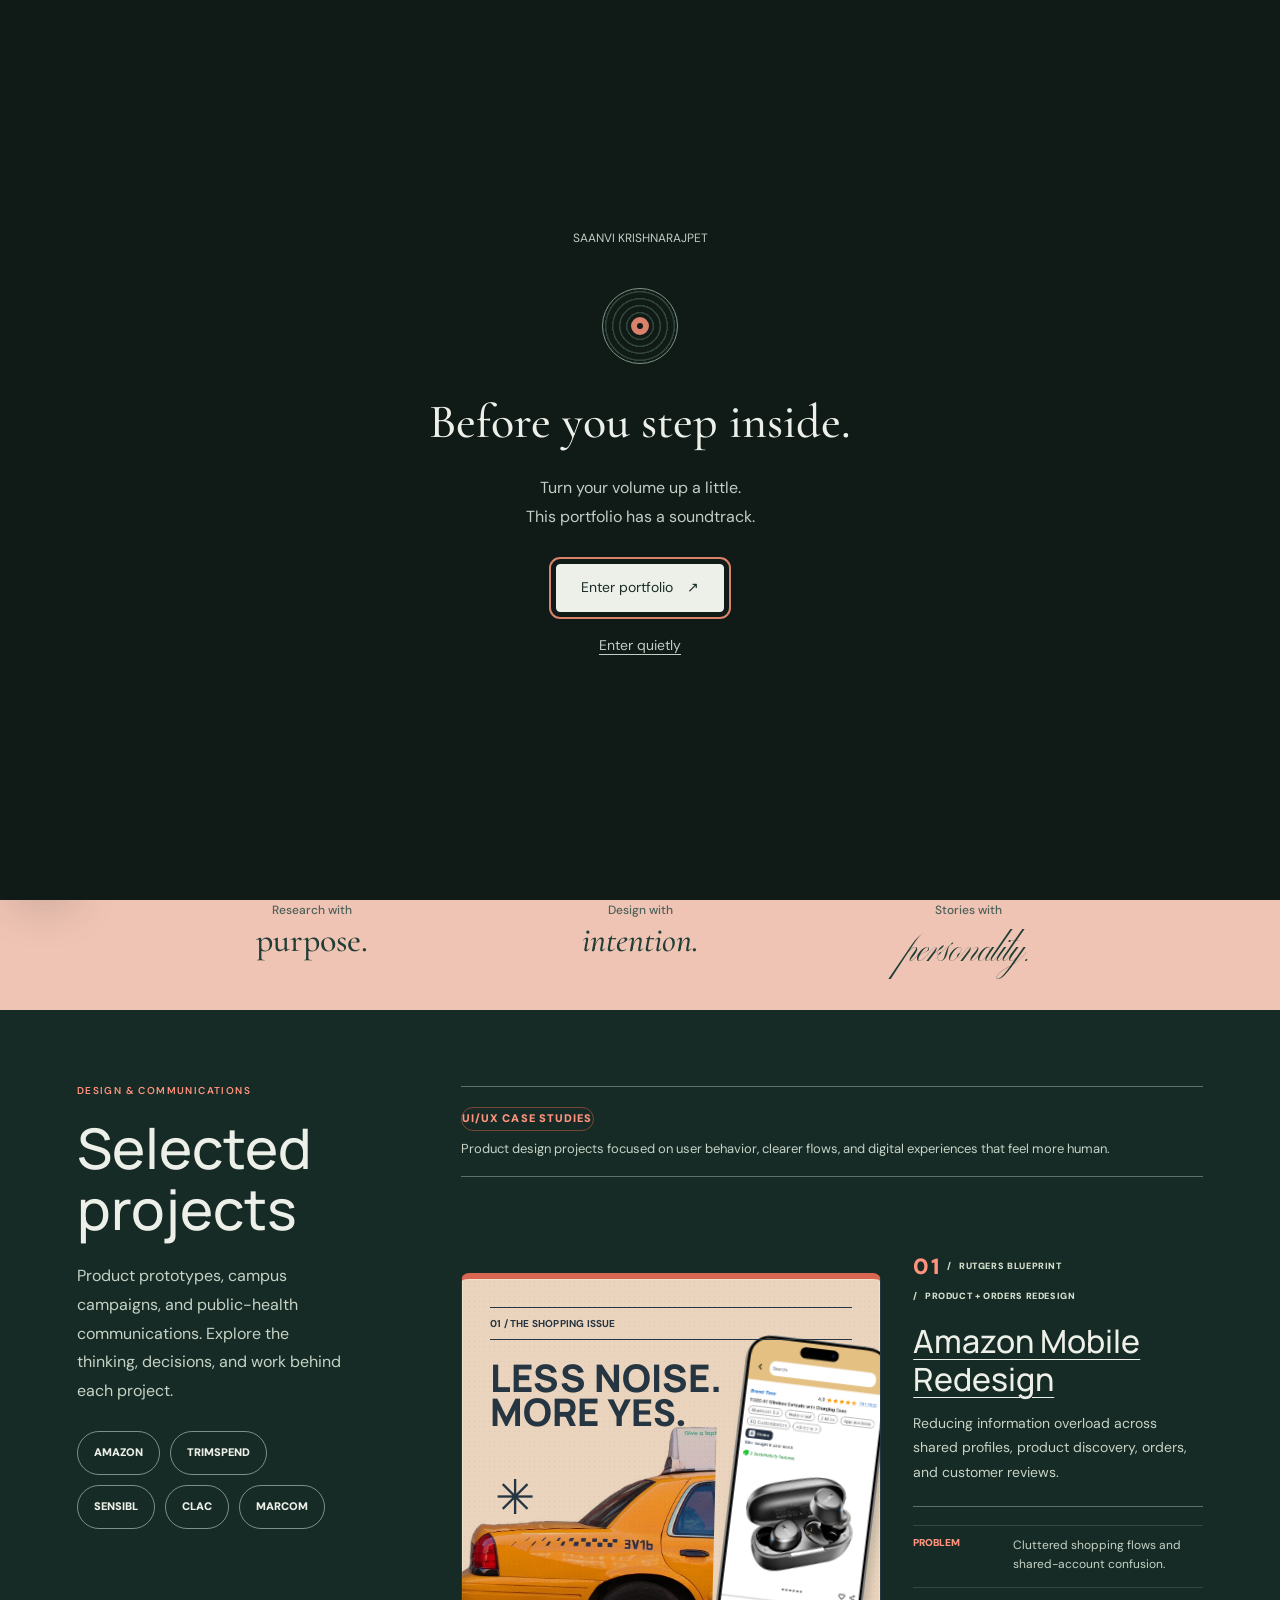
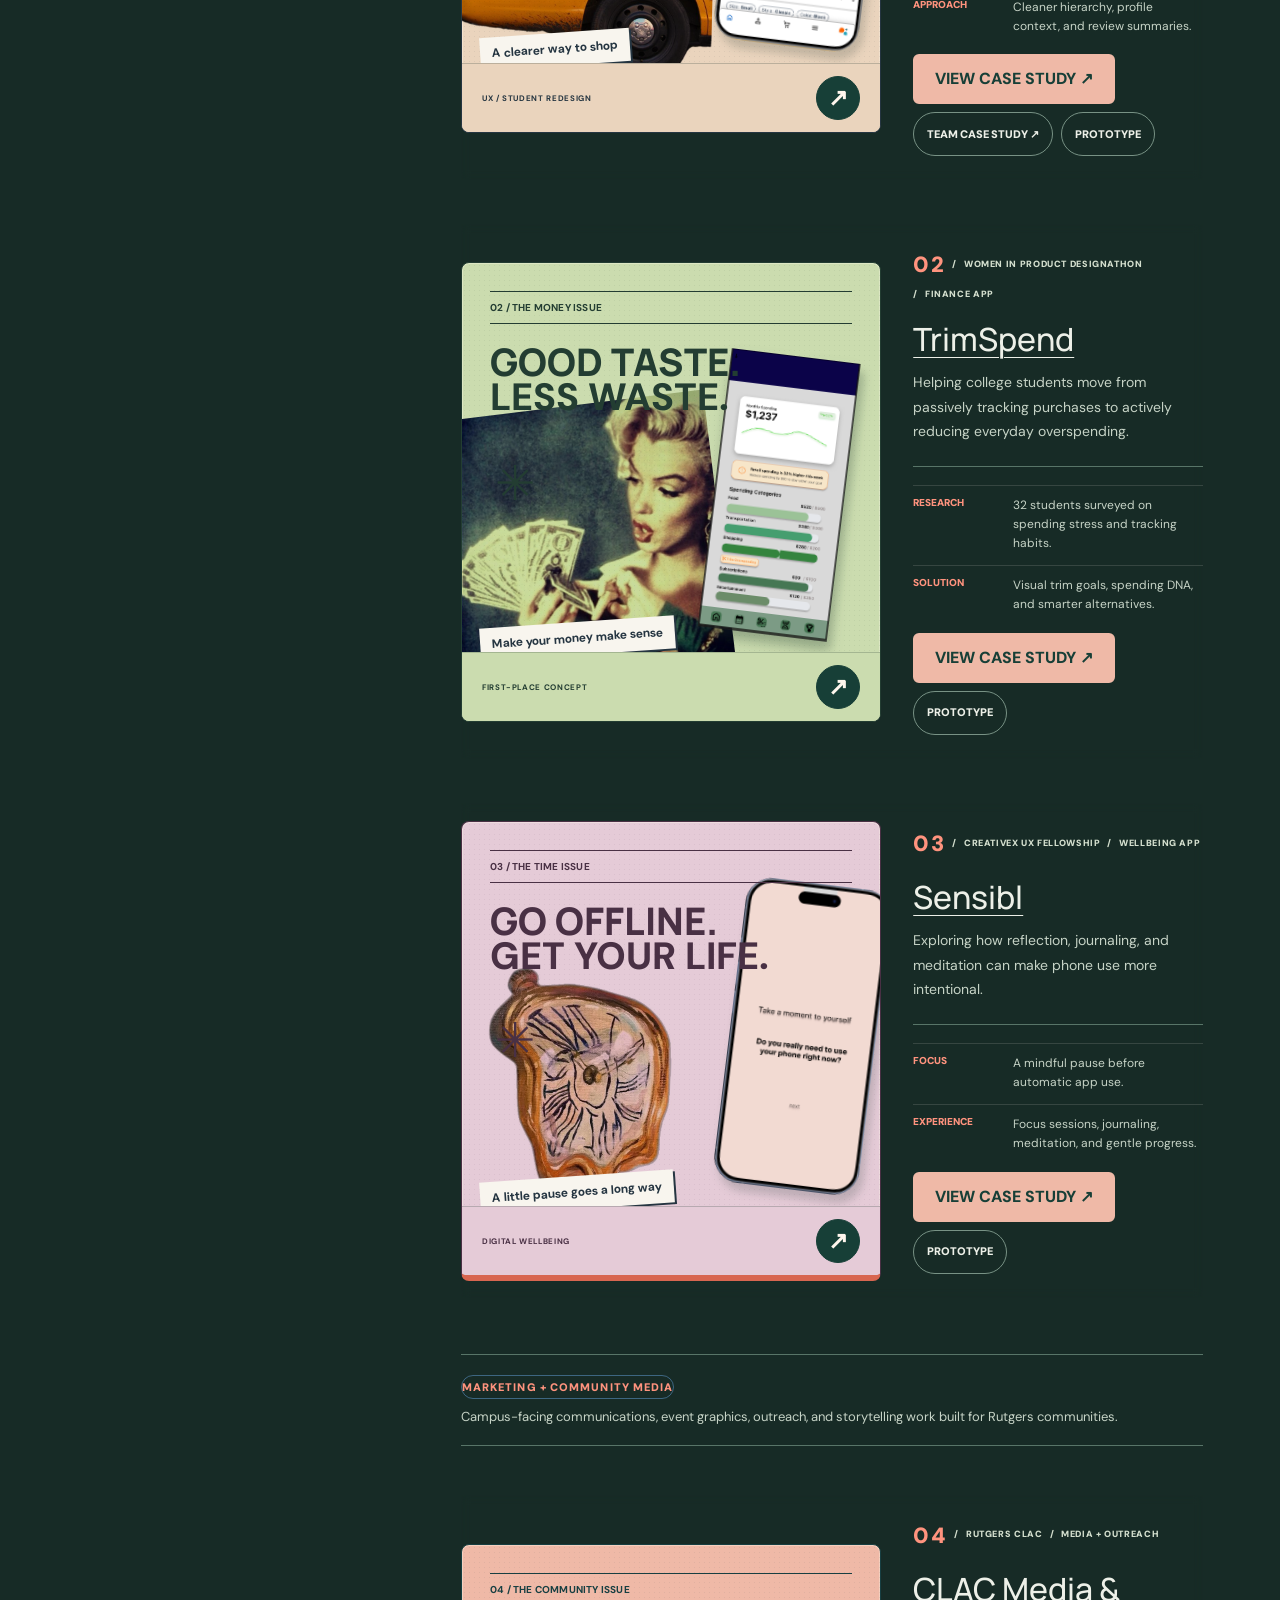
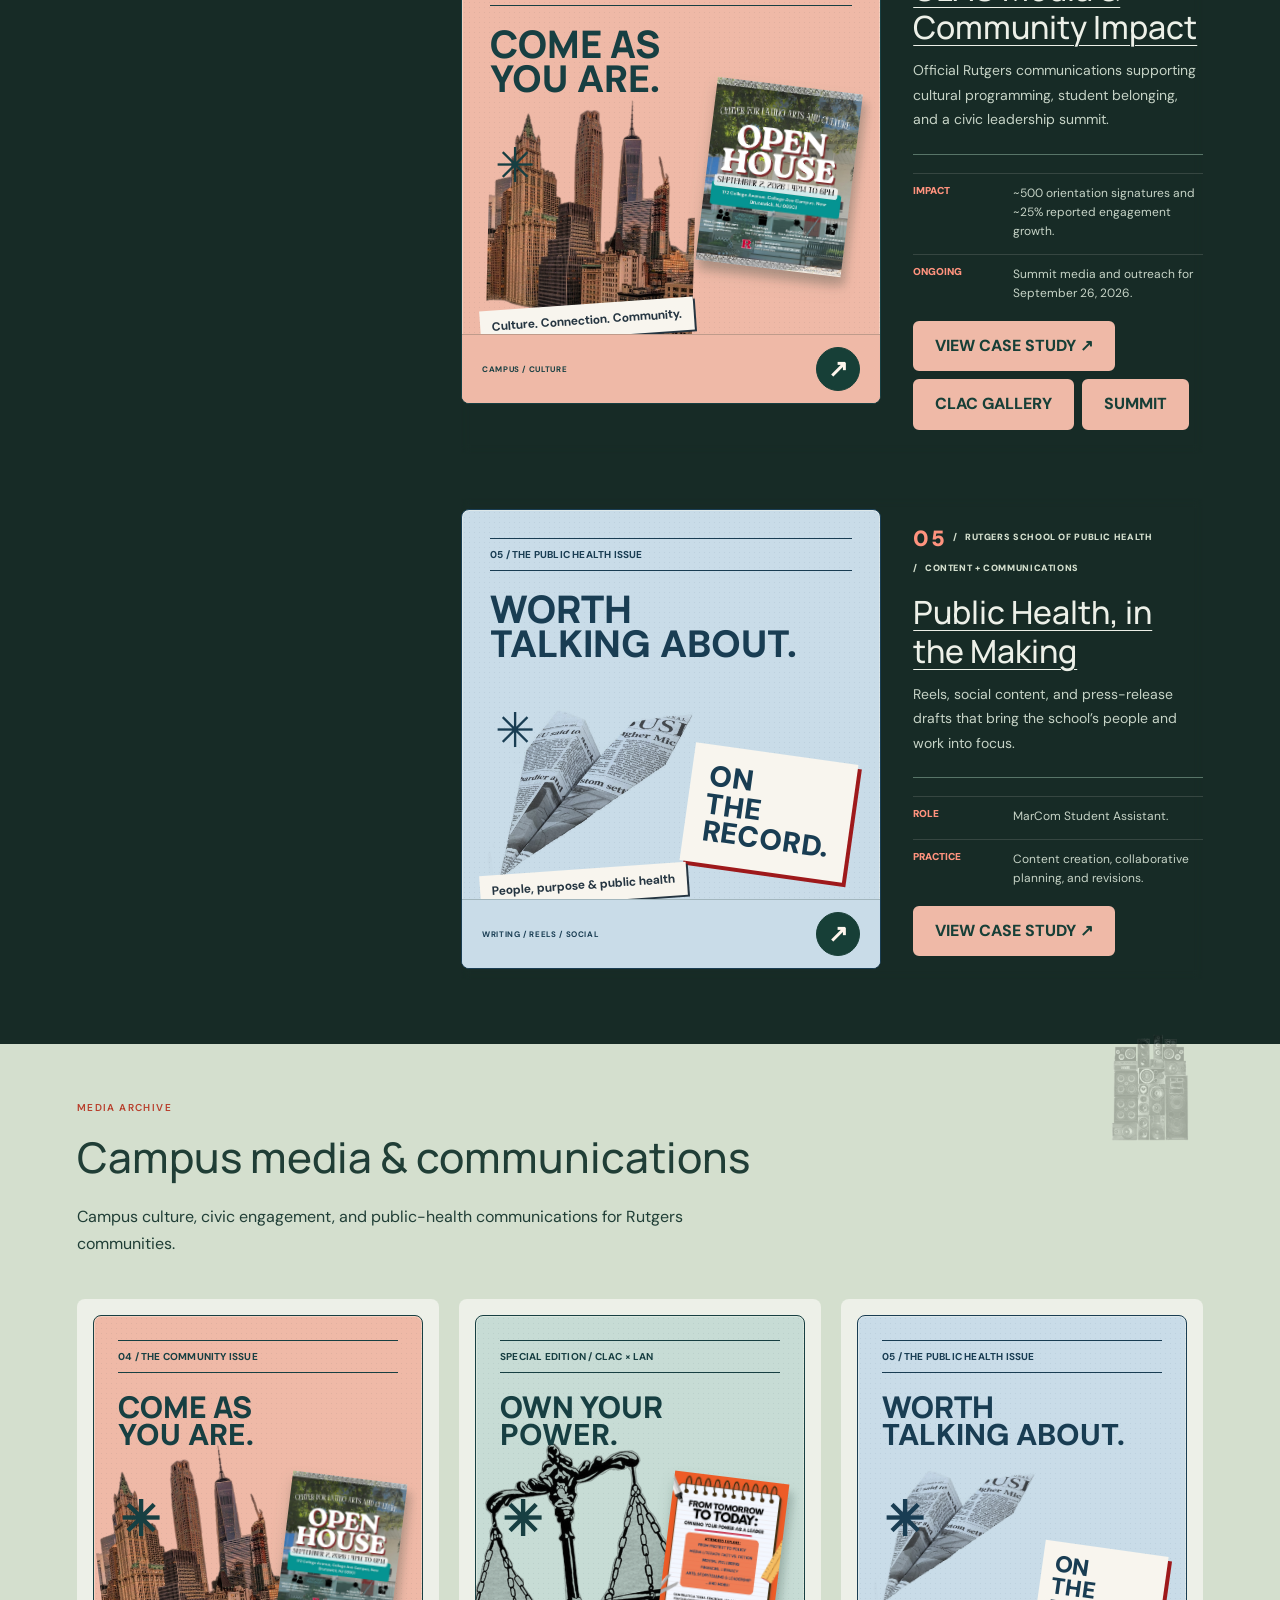
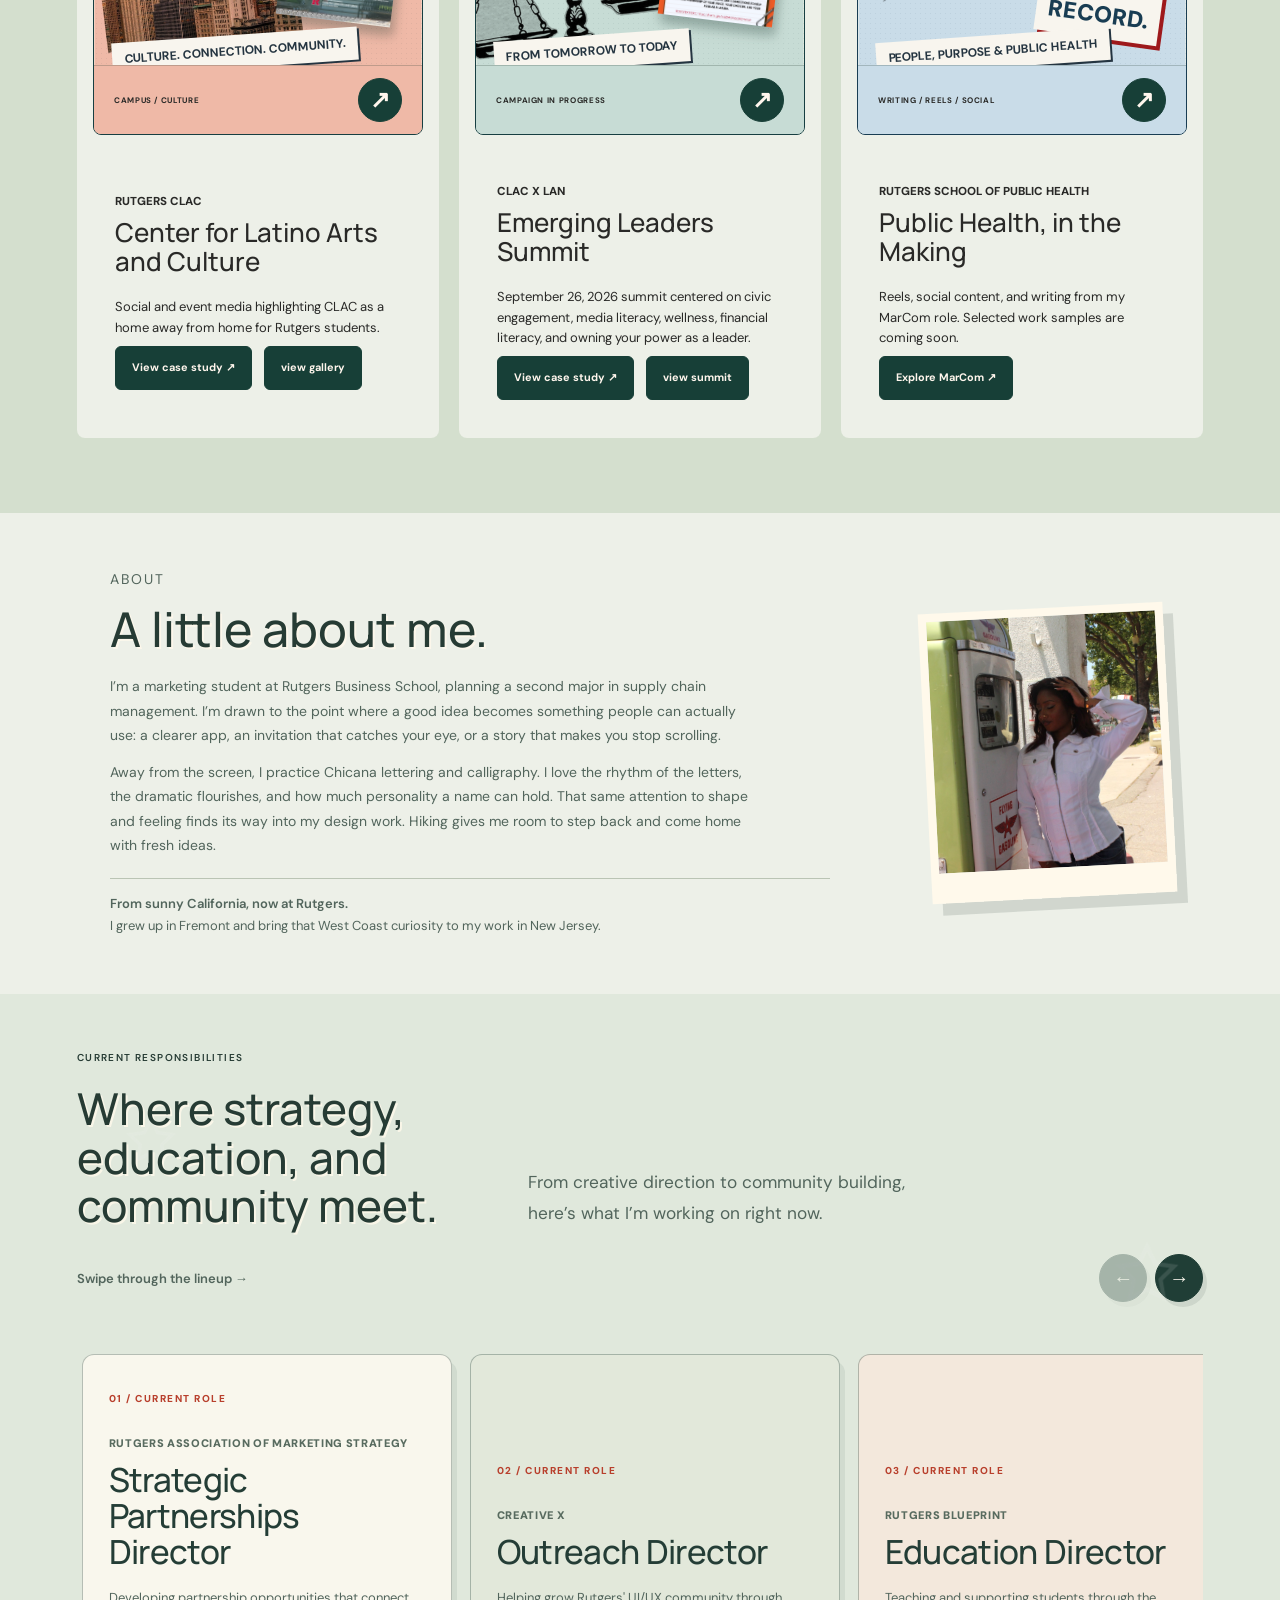
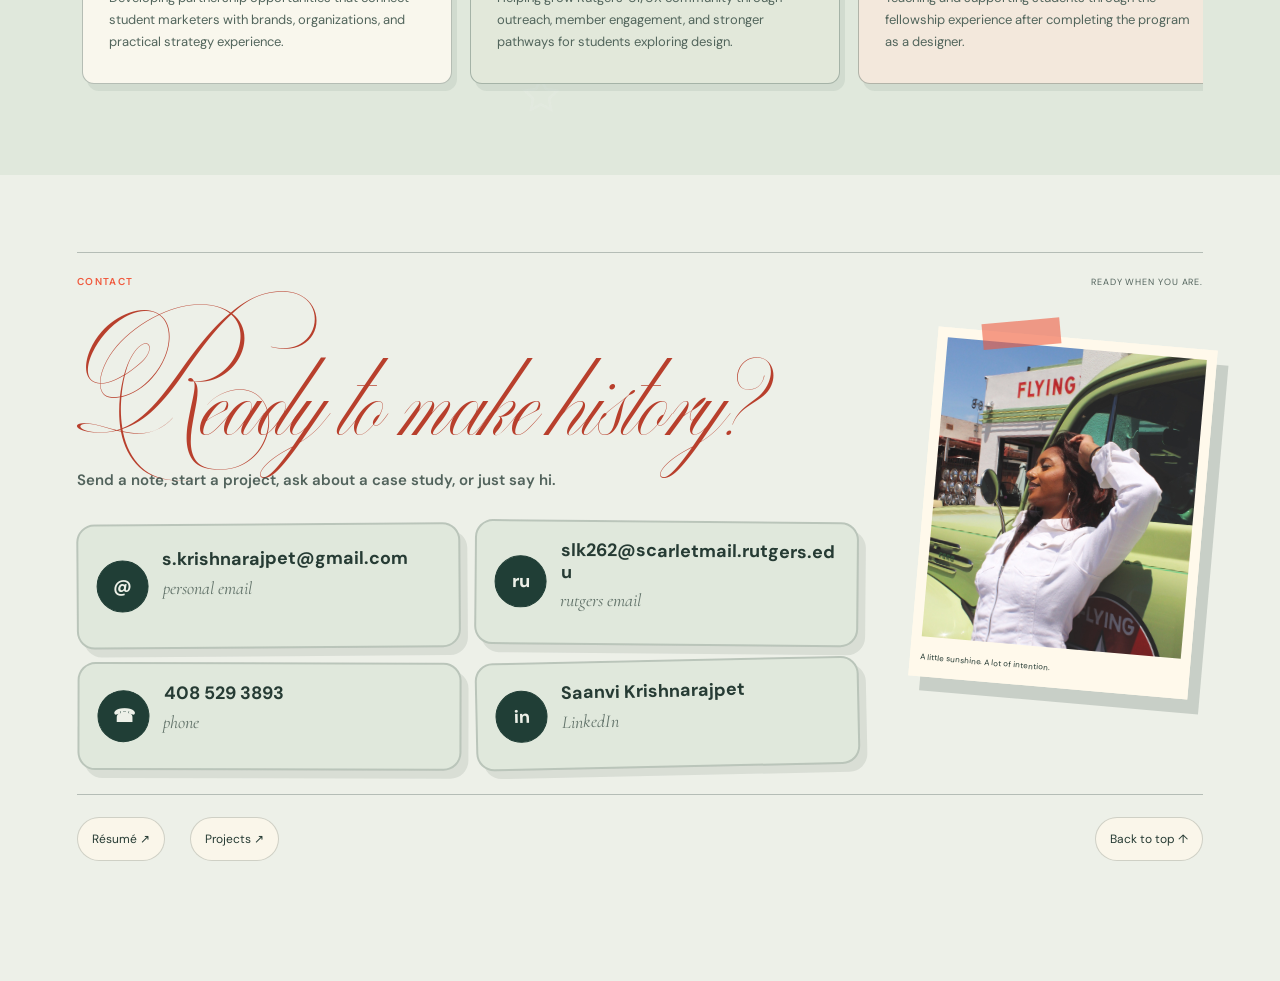
<file: index.html>
<!doctype html>
<html lang="en">
  <head>
    <meta charset="utf-8">
    <meta name="viewport" content="width=device-width, initial-scale=1">
    <link rel="stylesheet" href="local-fonts.css">
    <title>Saanvi Krishnarajpet | Creative Portfolio</title>
    <link rel="stylesheet" href="styles.css?v=refined-integrated">
      <link rel="stylesheet" href="case-themes.css?v=2">
  <link rel="stylesheet" href="portfolio-expansion.css?v=2">
<link rel="stylesheet" href="marcom.css">
<link rel="stylesheet" href="revamp.css">
<link rel="stylesheet" href="typography.css">
<link rel="stylesheet" href="interface-motion.css">
<link rel="stylesheet" href="magazine.css">
<link rel="stylesheet" href="clarity.css?v=funner-portfolio">
<link rel="stylesheet" href="finish.css?v=consistent-work">
<link rel="stylesheet" href="integrated-covers.css">
<style>html.portfolio-intro-pending body.portfolio-home .site-shell,html.portfolio-intro-pending body.portfolio-home .dj-deck,html.portfolio-intro-pending body.portfolio-home .back-to-top{visibility:hidden}</style>
<script>try{if(sessionStorage.getItem('portfolio-entered')!=='yes')document.documentElement.classList.add('portfolio-intro-pending')}catch(e){document.documentElement.classList.add('portfolio-intro-pending')}</script>
<link rel="stylesheet" href="portfolio-fixes.css?v=5">
<link rel="stylesheet" href="editorial-v7.css">
<link rel="stylesheet" href="roles-summit-v8.css">
<link rel="stylesheet" href="name-lockup.css">
<link rel="stylesheet" href="layout-polish.css">
</head>
  <body class="portfolio-home">
    <div class="cursor-light" aria-hidden="true"></div>
    <main class="site-shell">
      <nav class="topbar" aria-label="Primary navigation">
        <a class="brand" href="#home" aria-label="Saanvi Krishnarajpet home">saanvi krishnarajpet</a>
        <button class="menu-toggle" type="button" aria-label="Toggle navigation" aria-expanded="false">
          <span></span>
          <span></span>
          <span></span>
        </button>
        <div class="nav-links">
          <a href="#projects">projects</a>
          <a href="#media">media</a>
          <a href="#about">about</a>
          <a href="#roles">roles</a>
          <a href="assets/saanvi-krishnarajpet-resume-nov-2026.pdf">resume</a>
          <a href="#contact">contact</a>
        </div>
      </nav>

      <section class="hero" id="home" aria-label="Portfolio intro">
        <div class="ornament ornament-hero-left" aria-hidden="true"></div>
        <div class="ornament ornament-hero-right" aria-hidden="true"></div>
        <div class="swirl-mark swirl-one" aria-hidden="true"></div>
        <div class="swirl-mark swirl-two" aria-hidden="true"></div>
        <div class="hero-copy">
          <p class="kicker">SAANVI KRISHNARAJPET / DESIGN & COMMUNICATIONS</p>
          <h1>
            <strong class="name-first">SAANVI</strong>
            <span>Krishnarajpet</span>
          </h1>
          <div class="make-line" aria-label="Let's make change">
            <span>let's make</span>
            <span class="flip-clock" id="flipWord" aria-live="polite"></span>
          </div>
          <p class="intro">I’m Saanvi, a marketing student and UI/UX designer at Rutgers. I build clearer product experiences and tell stories that bring people in.</p>
          <div class="hero-actions"><a class="primary-action" href="#projects">Explore my work <span aria-hidden="true">↘</span></a><a class="resume-action" href="assets/saanvi-krishnarajpet-resume-nov-2026.pdf">View résumé ↗</a></div>
          <p class="hero-location">FROM SUNNY CALIFORNIA · CREATING IN NEW JERSEY</p>
        </div>

        <div class="photo-stage" aria-label="Saanvi photo collage"><img class="portrait-flourish" src="assets/portrait-flourish.png" alt="" aria-hidden="true">
          <div class="face-backdrop" aria-hidden="true">Saanvi</div>
          <figure class="photo-card portrait-card hero-portrait">
            <img src="assets/portrait.jpg" width="1600" height="1066" alt="Saanvi looking directly at the camera near a vintage car">
            <figcaption>A curious mind. A hands-on maker.</figcaption>
          </figure>
        </div>

        <div class="bottom-strip" aria-hidden="true">
          <span>01</span>
          <span>Product design / storytelling / community</span>
          <span>scroll</span>
        </div>
      </section>

<div class="practice-strip"><div class="ticker-window"><div class="ticker-track"><div class="ticker-group"><span class="practice-phrase"><small>Research with</small><em>purpose.</em></span><span class="practice-phrase"><small>Design with</small><em>intention.</em></span><span class="practice-phrase"><small>Stories with</small><em>personality.</em></span></div></div></div></div>
      <section class="preview-band" id="projects" aria-label="Selected projects">
        <div class="ornament ornament-projects" aria-hidden="true"></div>
        <div class="section-swirl projects-swirl-a" aria-hidden="true"></div>
        <div class="section-swirl projects-swirl-b" aria-hidden="true"></div>
        <div class="preview-copy reveal-on-scroll">
          <p class="kicker">DESIGN & COMMUNICATIONS</p>
          <h2>Selected projects</h2>
          <p>
            Product prototypes, campus campaigns, and public-health communications. Explore the thinking, decisions, and work behind each project.
          </p>
          <div class="case-index" aria-label="Project quick links">
            <a href="#amazon-case">Amazon</a>
            <a href="#trimspend-case">TrimSpend</a>
            <a href="#sensibl-case">Sensibl</a>
            <a href="#clac-case">CLAC</a>
            <a href="#marcom-case">MarCom</a>
          </div>
        </div>

        <div class="case-study-showcase">
          <div class="work-divider reveal-on-scroll">
            <span>UI/UX case studies</span>
            <p>Product design projects focused on user behavior, clearer flows, and digital experiences that feel more human.</p>
          </div>
          <article class="case-study-card feature-case reveal-on-scroll" id="amazon-case" data-card-href="projects/amazon.html" role="link" tabindex="0" aria-label="Open Amazon Mobile Redesign case study">
            <a class="case-cover zine-cover magazine-layout zine-amazon" href="projects/amazon.html" aria-label="Explore Amazon mobile redesign"><div class="zine-issue">01 / THE SHOPPING ISSUE</div><div class="zine-title">Less noise.<br>More <em>yes.</em></div><img class="zine-cutout" src="assets/editorial/taxi.png" alt="" loading="lazy"><span class="zine-star" aria-hidden="true">✳</span><div class="zine-screen"><img src="assets/case-studies/amazon-product-detail.png" alt="Amazon mobile redesign work sample" loading="lazy"></div><div class="zine-deck">A clearer way to shop</div><div class="zine-bottom"><span>UX / STUDENT REDESIGN</span><b aria-hidden="true">↗</b></div></a>
            <div class="case-copy">
              <div class="case-meta">
                <span>01</span>
                <span>Rutgers Blueprint</span>
                <span>Product + Orders Redesign</span>
              </div>
              <h3>Amazon Mobile Redesign</h3>
              <p>
                Reducing information overload across shared profiles, product discovery, orders, and customer reviews.
              </p>
              <dl class="case-notes">
                <div>
                  <dt>Problem</dt>
                  <dd>Cluttered shopping flows and shared-account confusion.</dd>
                </div>
                <div>
                  <dt>Approach</dt>
                  <dd>Cleaner hierarchy, profile context, and review summaries.</dd>
                </div>
              </dl>
              <div class="project-links">
                <a href="projects/amazon.html">View case study &#8599;</a>
                <a href="https://amazon-mobile-redesign-case-study.msetty744.chatgpt.site/" target="_blank" rel="noopener noreferrer">team case study ↗</a>
                <a href="https://www.figma.com/proto/sRWmOpauxnzV7MnR6CS0Gq/Wireframes?page-id=5%3A2&node-id=124-402&viewport=1525%2C332%2C0.19&t=8StLRwE9OrVocqth-1&scaling=scale-down&content-scaling=fixed&starting-point-node-id=124%3A402" target="_blank" rel="noopener noreferrer">prototype</a>
              </div>
            </div>
          </article>

          <article class="case-study-card reveal-on-scroll" id="trimspend-case" data-card-href="projects/trimspend.html" role="link" tabindex="0" aria-label="Open TrimSpend case study">
            <a class="case-cover zine-cover magazine-layout zine-trimspend" href="projects/trimspend.html" aria-label="Explore TrimSpend budgeting concept"><div class="zine-issue">02 / THE MONEY ISSUE</div><div class="zine-title">Good taste.<br><em>Less waste.</em></div><img class="zine-cutout" src="assets/themes/money-muse.png" alt="" loading="lazy"><span class="zine-star" aria-hidden="true">✳</span><div class="zine-screen"><img src="assets/case-studies/trimspend-monthly.png" alt="TrimSpend budgeting concept work sample" loading="lazy"></div><div class="zine-deck">Make your money make sense</div><div class="zine-bottom"><span>FIRST-PLACE CONCEPT</span><b aria-hidden="true">↗</b></div></a>
            <div class="case-copy">
              <div class="case-meta">
                <span>02</span>
                <span>Women in Product Designathon</span>
                <span>Finance App</span>
              </div>
              <h3>TrimSpend</h3>
              <p>
                Helping college students move from passively tracking purchases to actively reducing everyday overspending.
              </p>
              <dl class="case-notes">
                <div>
                  <dt>Research</dt>
                  <dd>32 students surveyed on spending stress and tracking habits.</dd>
                </div>
                <div>
                  <dt>Solution</dt>
                  <dd>Visual trim goals, spending DNA, and smarter alternatives.</dd>
                </div>
              </dl>
              <div class="project-links">
                <a href="projects/trimspend.html">View case study &#8599;</a>
                <a href="https://www.figma.com/proto/h1rSUV24tNN0Xi6oVA5TUb/financial-tracker-?node-id=0-1&t=xdgjUiXxjoLPHcsS-1" target="_blank" rel="noopener noreferrer">prototype</a>
              </div>
            </div>
          </article>

          <article class="case-study-card reveal-on-scroll" id="sensibl-case" data-card-href="projects/sensibl.html" role="link" tabindex="0" aria-label="Open Sensibl case study">
            <a class="case-cover zine-cover magazine-layout zine-sensibl" href="projects/sensibl.html" aria-label="Explore Sensibl digital wellbeing concept"><div class="zine-issue">03 / THE TIME ISSUE</div><div class="zine-title">Go offline.<br><em>Get your life.</em></div><img class="zine-cutout" src="assets/themes/melting-clock.png" alt="" loading="lazy"><span class="zine-star" aria-hidden="true">✳</span><div class="zine-screen"><img src="assets/sensibl-hifi/reflection-prompt.png" alt="Sensibl digital wellbeing concept work sample" loading="lazy"></div><div class="zine-deck">A little pause goes a long way</div><div class="zine-bottom"><span>DIGITAL WELLBEING</span><b aria-hidden="true">↗</b></div></a>
            <div class="case-copy">
              <div class="case-meta">
                <span>03</span>
                <span>CreativeX UX Fellowship</span>
                <span>Wellbeing App</span>
              </div>
              <h3>Sensibl</h3>
              <p>
                Exploring how reflection, journaling, and meditation can make phone use more intentional.
              </p>
              <dl class="case-notes">
                <div>
                  <dt>Focus</dt>
                  <dd>A mindful pause before automatic app use.</dd>
                </div>
                <div>
                  <dt>Experience</dt>
                  <dd>Focus sessions, journaling, meditation, and gentle progress.</dd>
                </div>
              </dl>
              <div class="project-links">
                <a href="projects/sensibl.html">View case study &#8599;</a>
                <a href="https://www.figma.com/proto/8o98Qzfek44XKGyqHHOMQM?node-id=68-53&t=UnWaf6AU8FSZead8-6" target="_blank" rel="noopener noreferrer">prototype</a>
              </div>
            </div>
          </article>

          <div class="work-divider marketing-divider reveal-on-scroll">
            <span>Marketing + community media</span>
            <p>Campus-facing communications, event graphics, outreach, and storytelling work built for Rutgers communities.</p>
          </div>
          <article class="case-study-card reveal-on-scroll" id="clac-case" data-card-href="projects/clac-media.html" role="link" tabindex="0" aria-label="Open CLAC Media and Community Impact case study">
            <a class="case-cover zine-cover magazine-layout zine-clac" href="projects/clac-media.html" aria-label="Explore CLAC communications and outreach"><div class="zine-issue">04 / THE COMMUNITY ISSUE</div><div class="zine-title">Come as<br><em>you are.</em></div><img class="zine-cutout" src="assets/editorial/skyline.png" alt="" loading="lazy"><span class="zine-star" aria-hidden="true">✳</span><div class="zine-screen"><img src="assets/media/clac-open-house.jpg" alt="CLAC communications and outreach work sample" loading="lazy"></div><div class="zine-deck">Culture. Connection. Community.</div><div class="zine-bottom"><span>CAMPUS / CULTURE</span><b aria-hidden="true">↗</b></div></a>
            <div class="case-copy">
              <div class="case-meta">
                <span>04</span>
                <span>Rutgers CLAC</span>
                <span>Media + Outreach</span>
              </div>
              <h3>CLAC Media & Community Impact</h3>
              <p>
                Official Rutgers communications supporting cultural programming, student belonging, and a civic leadership summit.
              </p>
              <dl class="case-notes">
                <div>
                  <dt>Impact</dt>
                  <dd>~500 orientation signatures and ~25% reported engagement growth.</dd>
                </div>
                <div>
                  <dt>Ongoing</dt>
                  <dd>Summit media and outreach for September 26, 2026.</dd>
                </div>
              </dl>
              <div class="project-links">
                <a href="projects/clac-media.html">View case study &#8599;</a>
                <a href="projects/clac-media.html#gallery">CLAC gallery</a>
                <a href="projects/clac-media.html#summit">summit</a>
              </div>
            </div>
          </article>

          <article class="case-study-card reveal-on-scroll" id="marcom-case" data-card-href="projects/marcom.html" role="link" tabindex="0" aria-label="Explore Rutgers public-health communications">
            <a class="case-cover zine-cover magazine-layout zine-marcom" href="projects/marcom.html" aria-label="Explore Rutgers public-health communications"><div class="zine-issue">05 / THE PUBLIC HEALTH ISSUE</div><div class="zine-title">Worth<br><em>talking about.</em></div><img class="zine-cutout" src="assets/editorial/paper-plane.png" alt="" loading="lazy"><span class="zine-star" aria-hidden="true">✳</span><div class="zine-note" aria-hidden="true">ON<br>THE<br>RECORD.</div><div class="zine-deck">People, purpose & public health</div><div class="zine-bottom"><span>WRITING / REELS / SOCIAL</span><b aria-hidden="true">↗</b></div></a>
            <div class="case-copy"><div class="case-meta"><span>05</span><span>Rutgers School of Public Health</span><span>Content + Communications</span></div><h3>Public Health, in the Making</h3><p>Reels, social content, and press-release drafts that bring the school’s people and work into focus.</p><dl class="case-notes"><div><dt>Role</dt><dd>MarCom Student Assistant.</dd></div><div><dt>Practice</dt><dd>Content creation, collaborative planning, and revisions.</dd></div></dl><div class="project-links"><a href="projects/marcom.html">View case study &#8599;</a></div></div>
          </article>
        </div>
      </section>

      <div class="music-editorial-accent" aria-hidden="true"><img src="assets/editorial/speakers.png" alt="" loading="lazy"></div><section class="media-band" id="media" aria-label="Media preview">
        <div class="ornament ornament-media" aria-hidden="true"></div>
        <p class="kicker">media archive</p>
        <h2>Campus media & communications</h2>
        <p>
          Campus culture, civic engagement, and public-health communications for Rutgers communities.
        </p>
        <div class="media-stack">
          <article class="media-card">
            <a class="archive-cover zine-cover magazine-layout zine-clac" href="projects/clac-media.html" aria-label="Explore CLAC communications and outreach"><div class="zine-issue">04 / THE COMMUNITY ISSUE</div><div class="zine-title">Come as<br><em>you are.</em></div><img class="zine-cutout" src="assets/editorial/skyline.png" alt="" loading="lazy"><span class="zine-star" aria-hidden="true">✳</span><div class="zine-screen"><img src="assets/media/clac-open-house.jpg" alt="CLAC communications and outreach work sample" loading="lazy"></div><div class="zine-deck">Culture. Connection. Community.</div><div class="zine-bottom"><span>CAMPUS / CULTURE</span><b aria-hidden="true">↗</b></div></a>
            <div>
              <span>Rutgers CLAC</span>
              <h3>Center for Latino Arts and Culture</h3>
              <p>Social and event media highlighting CLAC as a home away from home for Rutgers students.</p>
              <a href="projects/clac-media.html">View case study &#8599;</a>
              <a href="projects/clac-media.html#gallery">view gallery</a>
            </div>
          </article>
          <article class="media-card">
            <a class="archive-cover zine-cover magazine-layout zine-lan" href="projects/clac-media.html#summit" aria-label="Explore Emerging Leaders Summit campaign"><div class="zine-issue">SPECIAL EDITION / CLAC × LAN</div><div class="zine-title">Own your<br><em>power.</em></div><img class="zine-cutout" src="assets/editorial/scales.png" alt="" loading="lazy"><span class="zine-star" aria-hidden="true">✳</span><div class="zine-screen"><img src="assets/media/lan-summit.jpg" alt="Emerging Leaders Summit campaign work sample" loading="lazy"></div><div class="zine-deck">From tomorrow to today</div><div class="zine-bottom"><span>CAMPAIGN IN PROGRESS</span><b aria-hidden="true">↗</b></div></a>
            <div>
              <span>CLAC x LAN</span>
              <h3>Emerging Leaders Summit</h3>
              <p>September 26, 2026 summit centered on civic engagement, media literacy, wellness, financial literacy, and owning your power as a leader.</p>
              <a href="projects/clac-media.html#summit">View case study &#8599;</a>
              <a href="projects/clac-media.html#summit">view summit</a>
            </div>
          </article>
<article class="media-card"><a class="archive-cover zine-cover magazine-layout zine-marcom" href="projects/marcom.html" aria-label="Explore Rutgers public-health communications"><div class="zine-issue">05 / THE PUBLIC HEALTH ISSUE</div><div class="zine-title">Worth<br><em>talking about.</em></div><img class="zine-cutout" src="assets/editorial/paper-plane.png" alt="" loading="lazy"><span class="zine-star" aria-hidden="true">✳</span><div class="zine-note" aria-hidden="true">ON<br>THE<br>RECORD.</div><div class="zine-deck">People, purpose & public health</div><div class="zine-bottom"><span>WRITING / REELS / SOCIAL</span><b aria-hidden="true">↗</b></div></a><div><span>Rutgers School of Public Health</span><h3>Public Health, in the Making</h3><p>Reels, social content, and writing from my MarCom role. Selected work samples are coming soon.</p><a href="projects/marcom.html">Explore MarCom ↗</a></div></article>
        </div>
      </section>

      <section class="about-band" id="about" aria-label="About Saanvi">
        <div class="ornament ornament-about" aria-hidden="true"></div>
        <div class="about-swirl" aria-hidden="true"></div>
        
        <div class="about-story">
          <div class="about-title">
            <p class="kicker">about</p>
            <h2>A little about me.</h2>
            <p>
              I’m a marketing student at Rutgers Business School, planning a second major in supply chain management. I’m drawn to the point where a good idea becomes something people can actually use: a clearer app, an invitation that catches your eye, or a story that makes you stop scrolling.
            </p>
            <p>
              Away from the screen, I practice Chicana lettering and calligraphy. I love the rhythm of the letters, the dramatic flourishes, and how much personality a name can hold. That same attention to shape and feeling finds its way into my design work. Hiking gives me room to step back and come home with fresh ideas.
            </p>
            <div class="california-note"><p><strong>From sunny California, now at Rutgers.</strong><br>I grew up in Fremont and bring that West Coast curiosity to my work in New Jersey.</p></div>

          </div>
          <figure class="about-photo">
            <img src="assets/about-gas-pump.jpg" width="1067" height="1600" alt="Saanvi standing beside a vintage gasoline pump">
          </figure>
        </div>
      </section>

      <section class="roles-band" id="roles" aria-label="Current responsibilities">
        <div class="ornament ornament-roles" aria-hidden="true"></div>
        <p class="kicker">current responsibilities</p>
        <div class="roles-heading">
          <h2>Where strategy, education, and community meet.</h2>
          <p>
            From creative direction to community building, here’s what I’m working on right now.
          </p>
        </div>
        <div class="rail-tools"><p>Swipe through the lineup <span aria-hidden="true">→</span></p><div><button type="button" data-rail-step="-1" aria-label="Previous roles" aria-controls="roles-rail">←</button><button type="button" data-rail-step="1" aria-label="Next roles" aria-controls="roles-rail">→</button></div></div><div class="roles-grid" id="roles-rail" tabindex="0" role="region" aria-label="Current roles; scroll horizontally for more">
          <article class="role-card reveal-on-scroll">
            <span>Rutgers Association of Marketing Strategy</span>
            <h3>Strategic Partnerships Director</h3>
            <p>Developing partnership opportunities that connect student marketers with brands, organizations, and practical strategy experience.</p>
          </article>
          <article class="role-card reveal-on-scroll">
            <span>Creative X</span>
            <h3>Outreach Director</h3>
            <p>Helping grow Rutgers' UI/UX community through outreach, member engagement, and stronger pathways for students exploring design.</p>
          </article>
          <article class="role-card reveal-on-scroll">
            <span>Rutgers Blueprint</span>
            <h3>Education Director</h3>
            <p>Teaching and supporting students through the fellowship experience after completing the program as a designer.</p>
          </article>
          <article class="role-card reveal-on-scroll">
            <span>Rutgers School of Public Health</span>
            <h3>MarCom Student Assistant</h3>
            <p>Creating reels, social content, and press-release drafts for Rutgers School of Public Health. <a href="projects/marcom.html">Explore my MarCom work ↗</a></p>
          </article>
          <article class="role-card reveal-on-scroll">
            <span>Latino Action Network x CLAC</span>
            <h3>Head of Marketing · CLAC × LAN Summit</h3>
            <p>Leading marketing and promotional strategy for From Tomorrow to Today, the CLAC × Latino Action Network youth summit. <a href="projects/clac-media.html#summit">See the summit ↗</a></p>
          </article>
          <article class="role-card reveal-on-scroll">
            <span>Memory Mission</span>
            <h3>Head of Marketing</h3>
            <p>Leading marketing support for a nonprofit focused on memory education, bringing content strategy and a younger audience perspective to the team.</p>
          </article>
          <article class="role-card reveal-on-scroll">
            <span>Rutgers AV Tech</span>
            <h3>AV Technology Assistant</h3>
            <p>Supporting live event technology, room setup, and campus production environments through a hands-on Rutgers AV role.</p>
          </article>
        </div>
      </section>

      <section class="contact-band" id="contact" aria-label="Contact Saanvi">
        <div class="contact-heading">
          <p class="kicker">contact</p>
          <span>READY WHEN YOU ARE.</span>
        </div>
        <div class="contact-layout">
          <div class="contact-copy">
            <h2>Ready to make history?</h2>
            <p class="contact-note">Send a note, start a project, ask about a case study, or just say hi.</p>
            <div class="contact-grid" aria-label="Contact options">
              <a class="contact-card" href="mailto:s.krishnarajpet@gmail.com">
                <span class="contact-icon" aria-hidden="true">@</span>
                <span><strong>s.krishnarajpet@gmail.com</strong><em>personal email</em></span>
              </a>
              <a class="contact-card" href="mailto:slk262@scarletmail.rutgers.edu">
                <span class="contact-icon" aria-hidden="true">RU</span>
                <span><strong>slk262@scarletmail.rutgers.edu</strong><em>rutgers email</em></span>
              </a>
              <a class="contact-card" href="tel:+14085293893">
                <span class="contact-icon" aria-hidden="true">☎</span>
                <span><strong>408 529 3893</strong><em>phone</em></span>
              </a>
              <a class="contact-card" href="https://www.linkedin.com/in/saanvikri" target="_blank" rel="noopener noreferrer">
                <span class="contact-icon" aria-hidden="true">in</span>
                <span><strong>Saanvi Krishnarajpet</strong><em>LinkedIn</em></span>
              </a>
            </div>
          </div>
          <figure class="contact-photo">
            <img src="assets/cover.jpg" width="1200" height="1800" alt="Saanvi beside a green vintage vehicle" loading="lazy">
            <figcaption>A little sunshine. A lot of intention.</figcaption>
          </figure>
        </div>
        <div class="contact-footer">
          <div>
            <a href="assets/saanvi-krishnarajpet-resume-nov-2026.pdf">Résumé ↗</a>
            <a href="#projects">Projects ↗</a>
          </div>
          <div class="end-controls"><a href="#home">Back to top ↑</a></div>
        </div>
      </section>
    </main>

    <aside class="dj-deck" aria-label="Music controls">
      <audio id="siteTrack" preload="metadata" data-base="assets/audio/" data-track="2"></audio>
      <button class="dj-hide-toggle" type="button" id="djHideToggle" aria-label="Hide music controls" aria-expanded="true">hide</button>
      <div class="dj-buttons" aria-label="Playlist controls">
        <button class="track-arrow" type="button" id="prevTrack" aria-label="Previous song">‹</button>
        <button class="vinyl-button" type="button" id="vinylToggle" aria-pressed="false" aria-label="Play music">
          <span class="vinyl-disc" aria-hidden="true"><span></span></span>
        </button>
        <button class="track-arrow" type="button" id="nextTrack" aria-label="Next song">›</button>
      </div>
      <div class="dj-controls">
        <div>
          <p>now spinning</p>
          <strong id="trackTitle">I Like It Like That</strong>
          <div class="artist-marquee" aria-label="Artist"><span id="trackArtist">Pete Rodriguez</span></div>
          <span id="trackStatus">tap vinyl to play</span>
        </div>
        <label>
          volume
          <input type="range" id="volumeControl" min="0" max="1" step="0.01" value="0.18">
        </label>
        <label>
          bass
          <input type="range" id="bassControl" min="-14" max="18" step="1" value="0">
        </label>
      </div>
    </aside>

    <button class="back-to-top" type="button" id="backToTop" aria-label="Scroll back to top">
      <svg viewBox="0 0 24 24" aria-hidden="true"><path d="m12 5 7 7"></path><path d="m12 5-7 7"></path><path d="M12 5v14"></path></svg>
      <span>top</span>
    </button>

    <script src="script.js"></script>
  <script src="portfolio-enhancements.js?v=player-safe-20261118"></script>
<script src="interface-motion.js?v=project-scroll-20261118"></script>
<script src="magazine.js"></script>
</body>
</html>
</file>
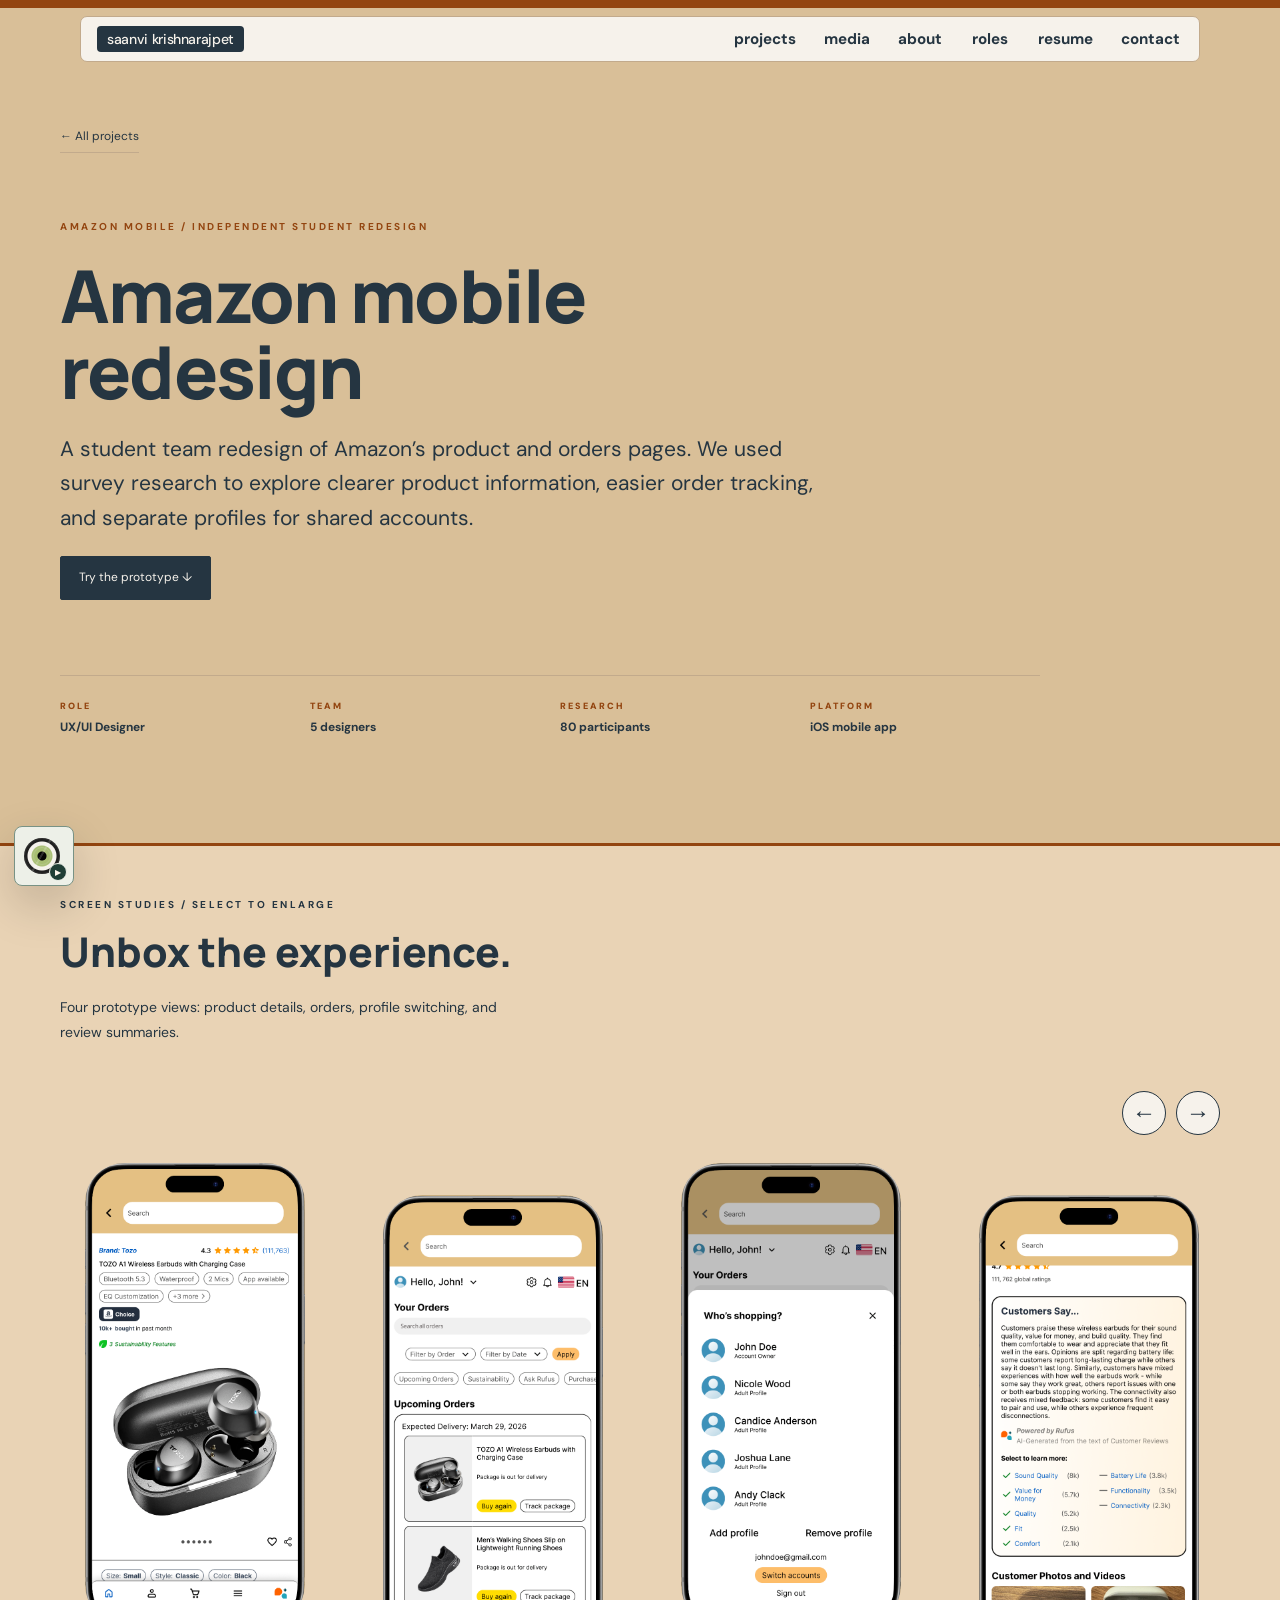
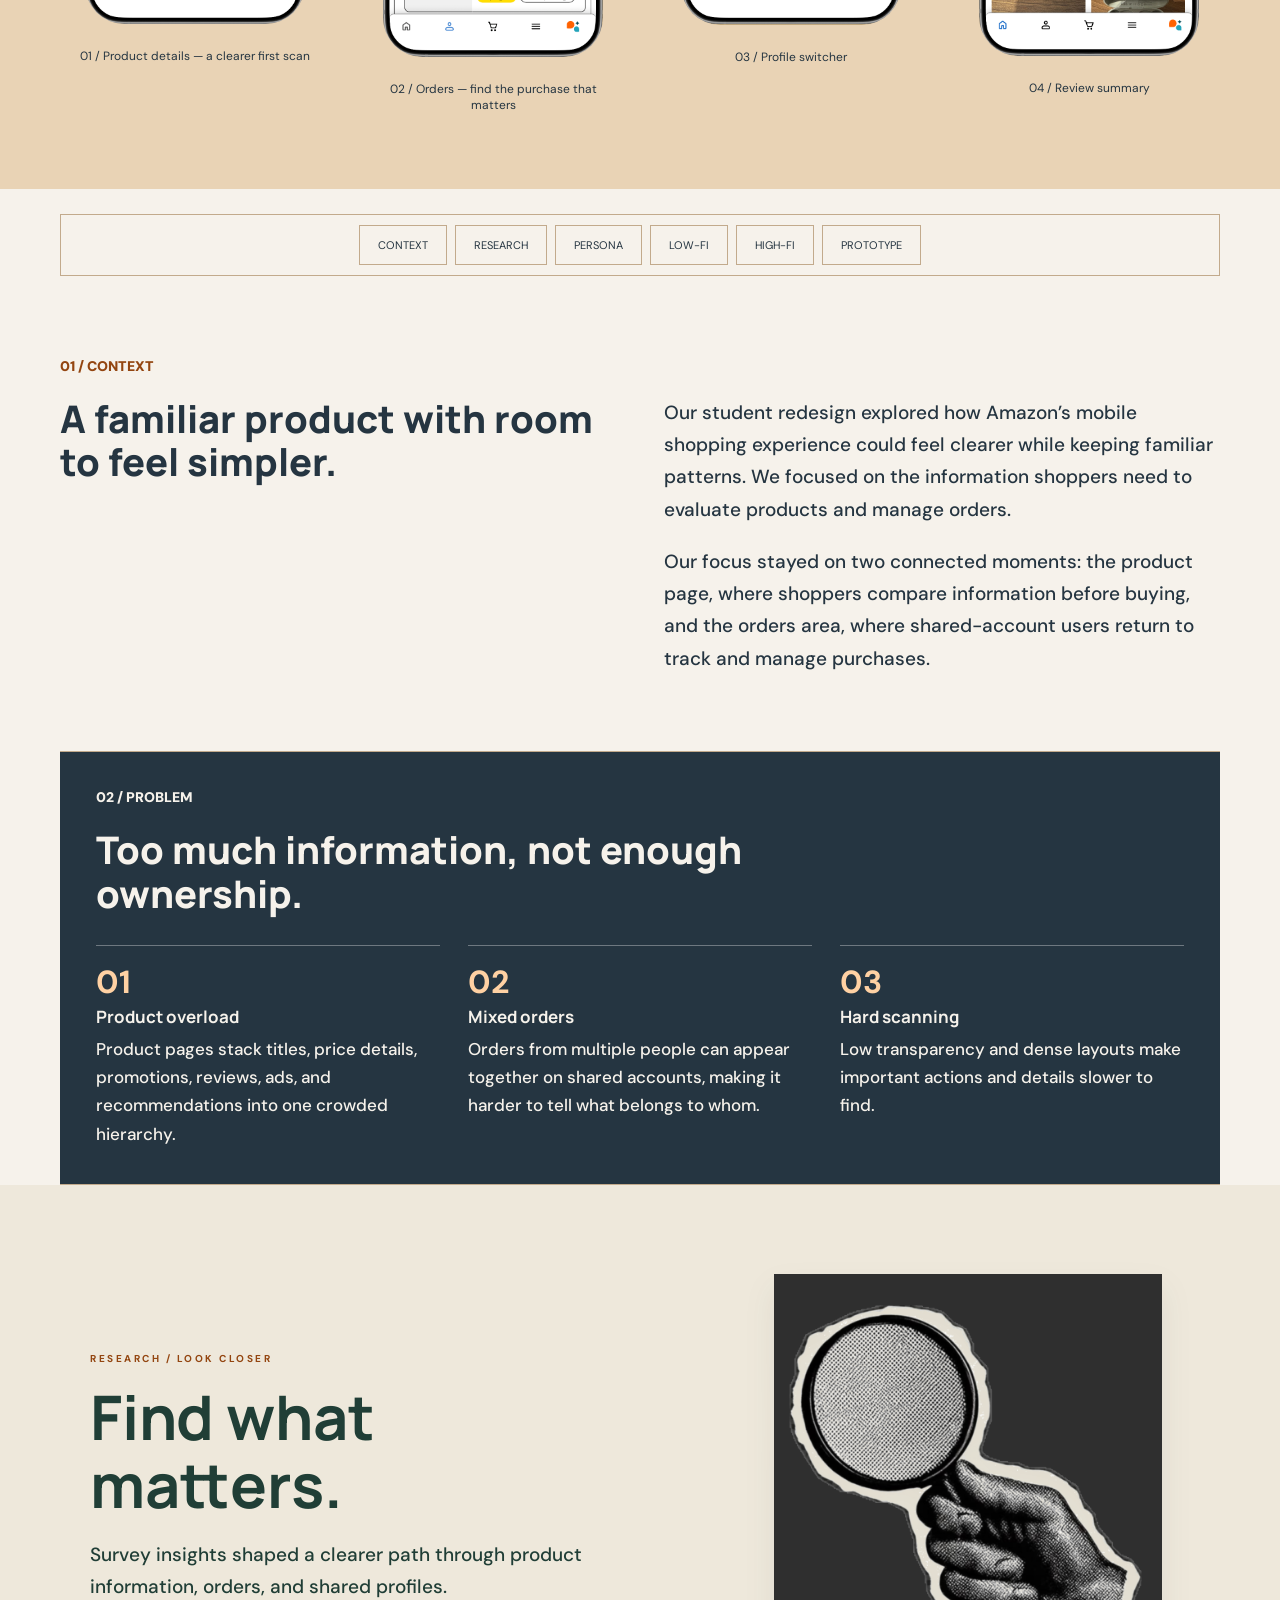
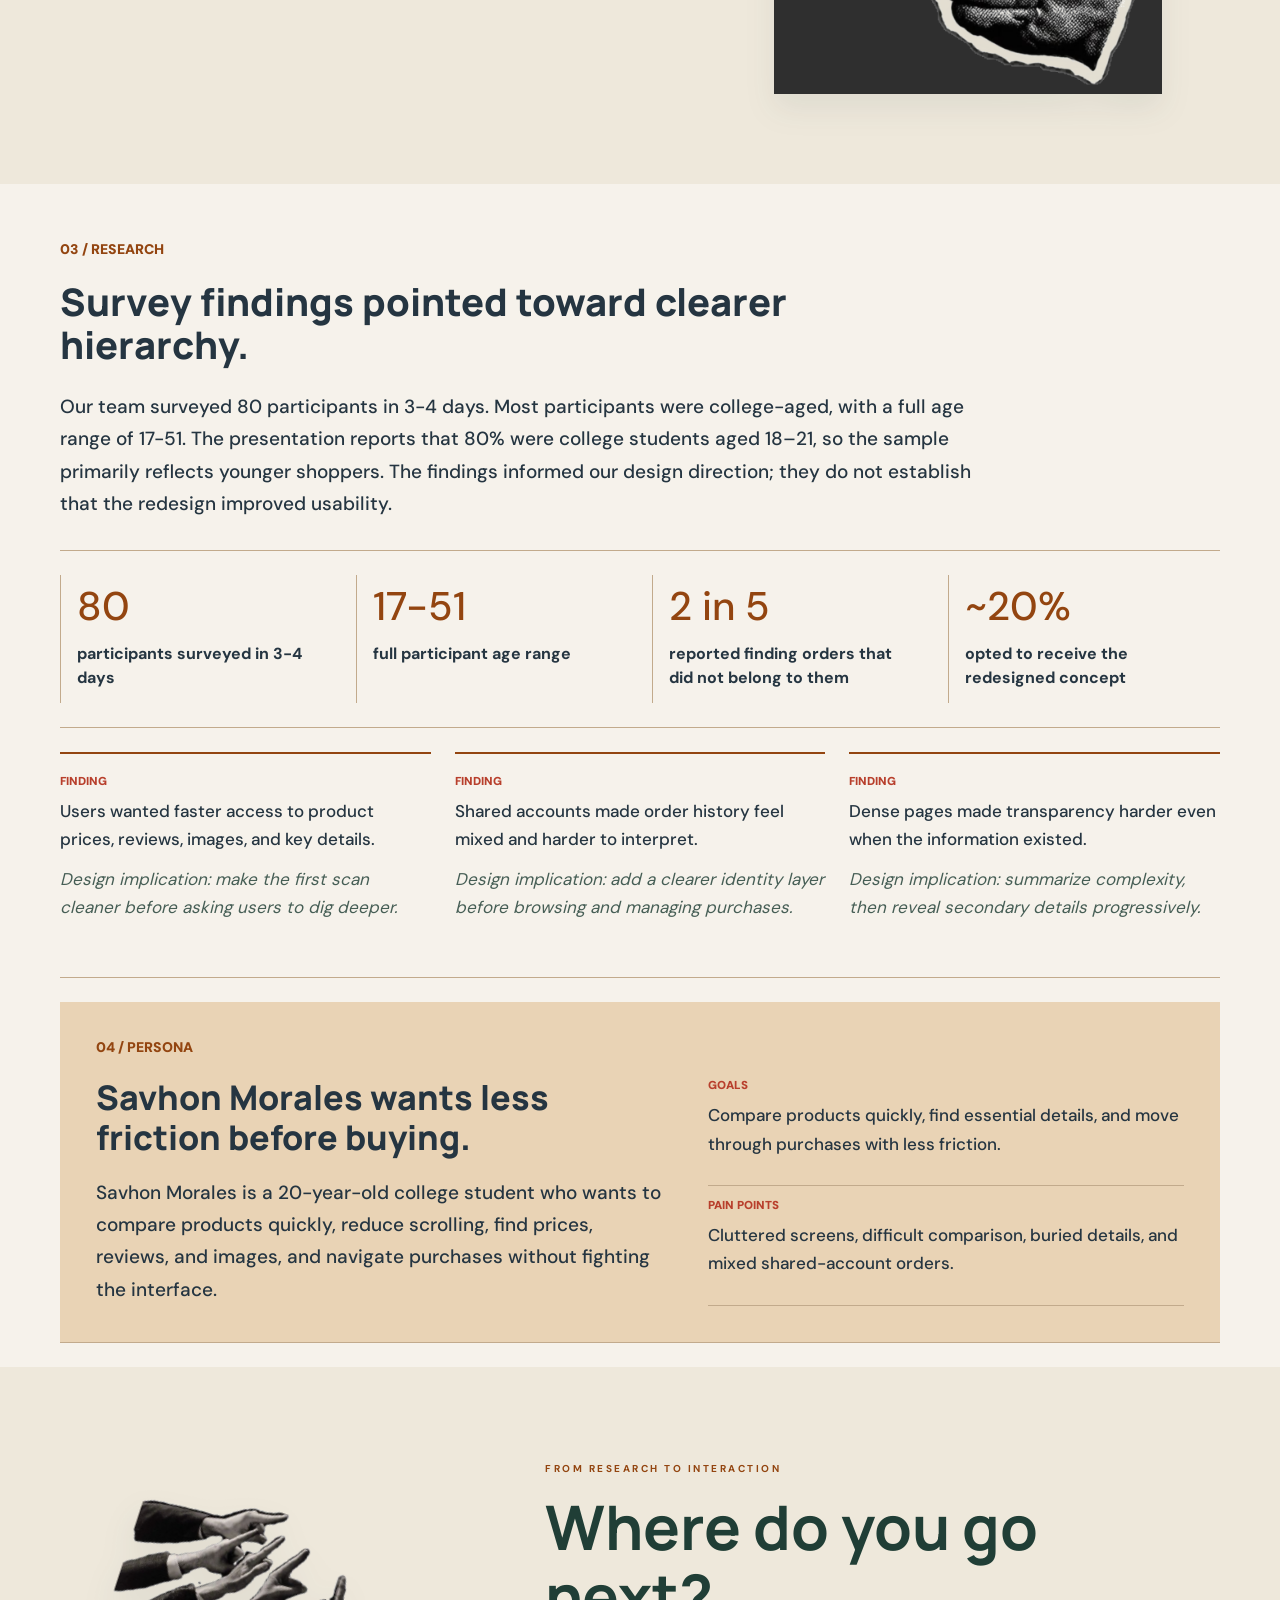
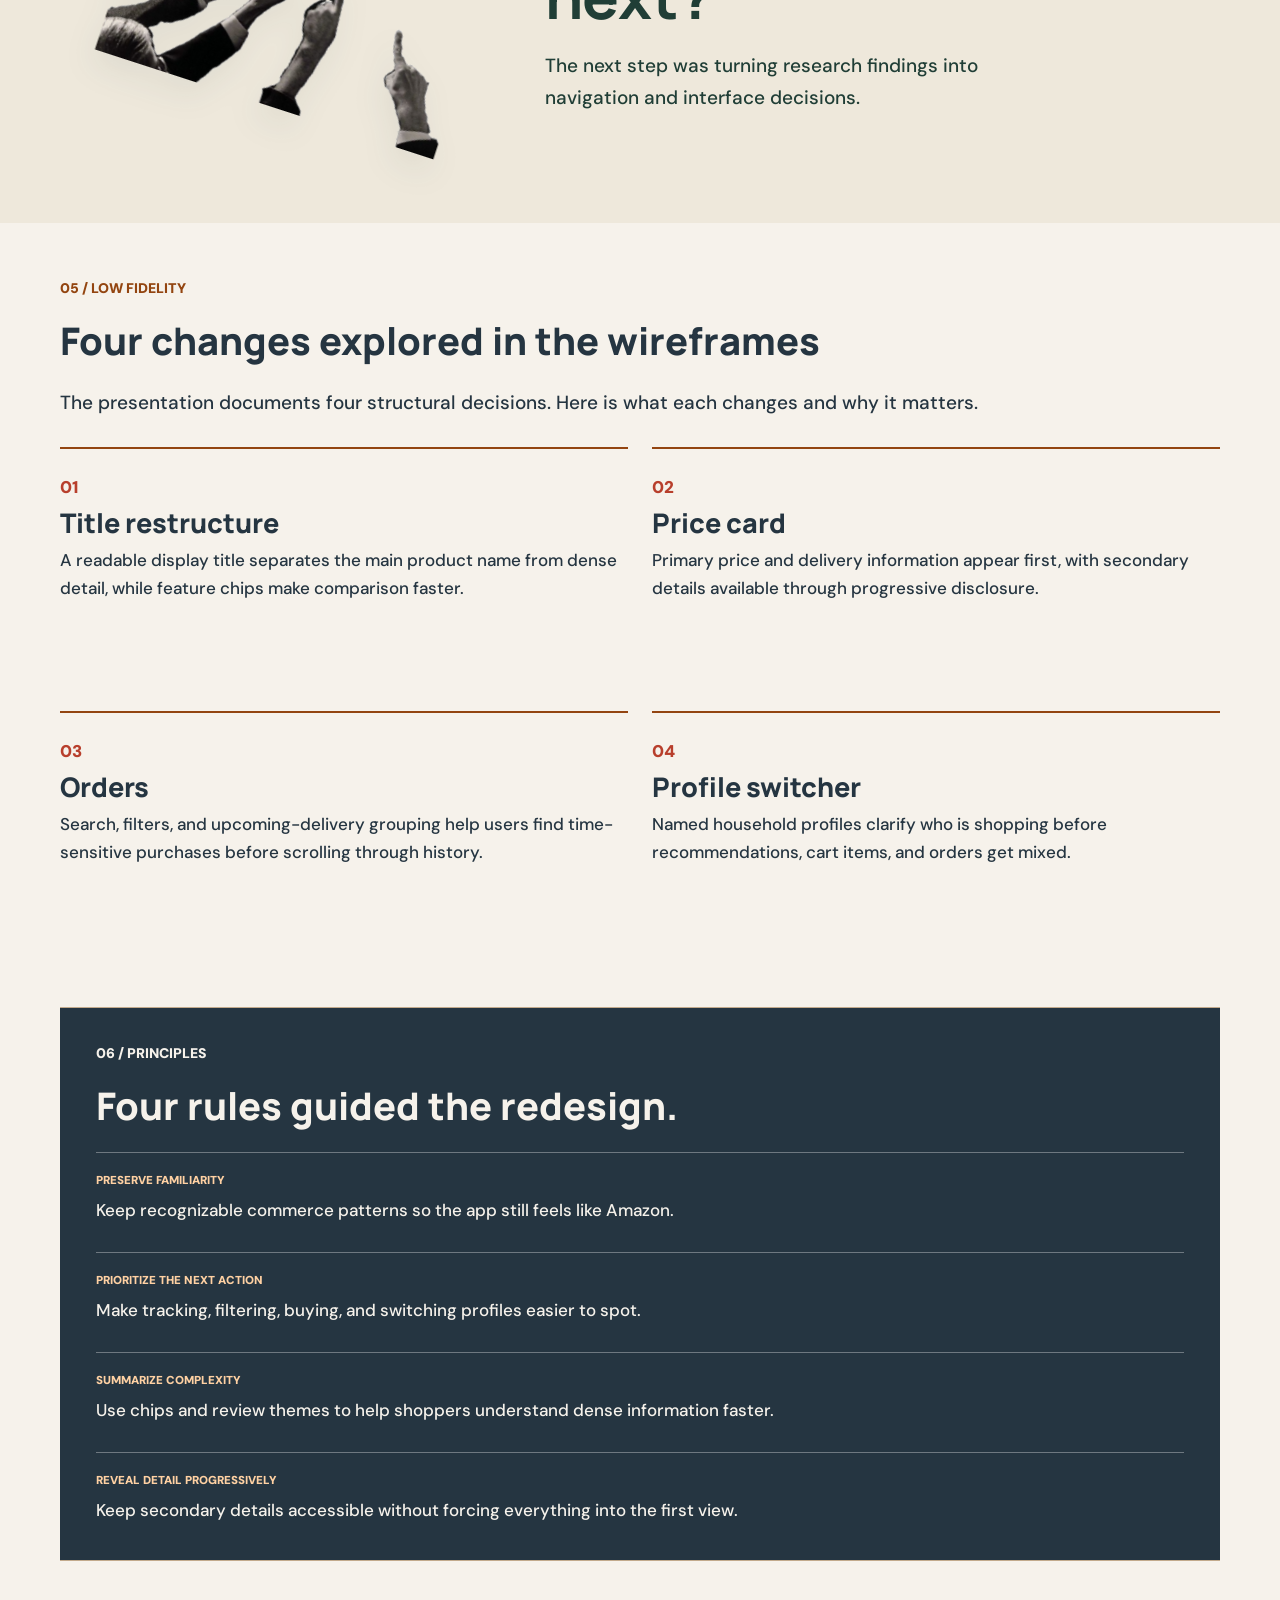
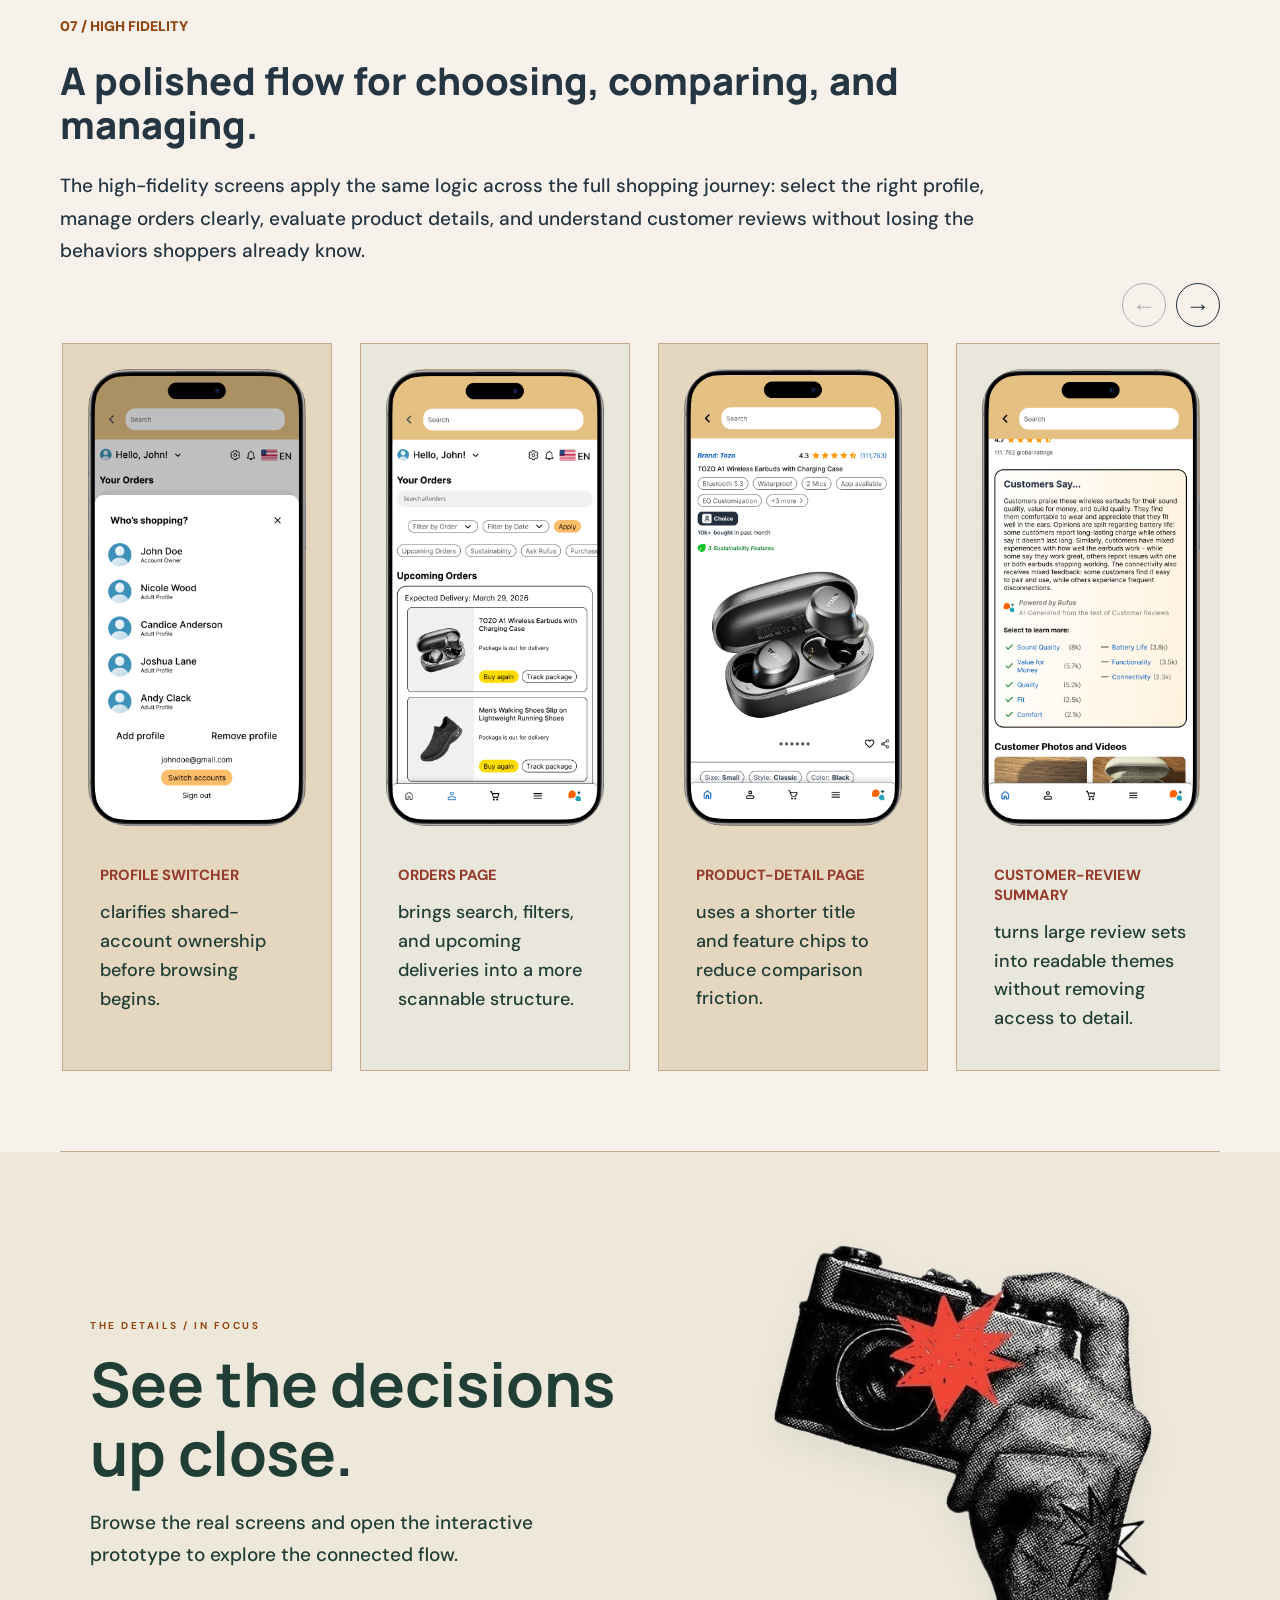
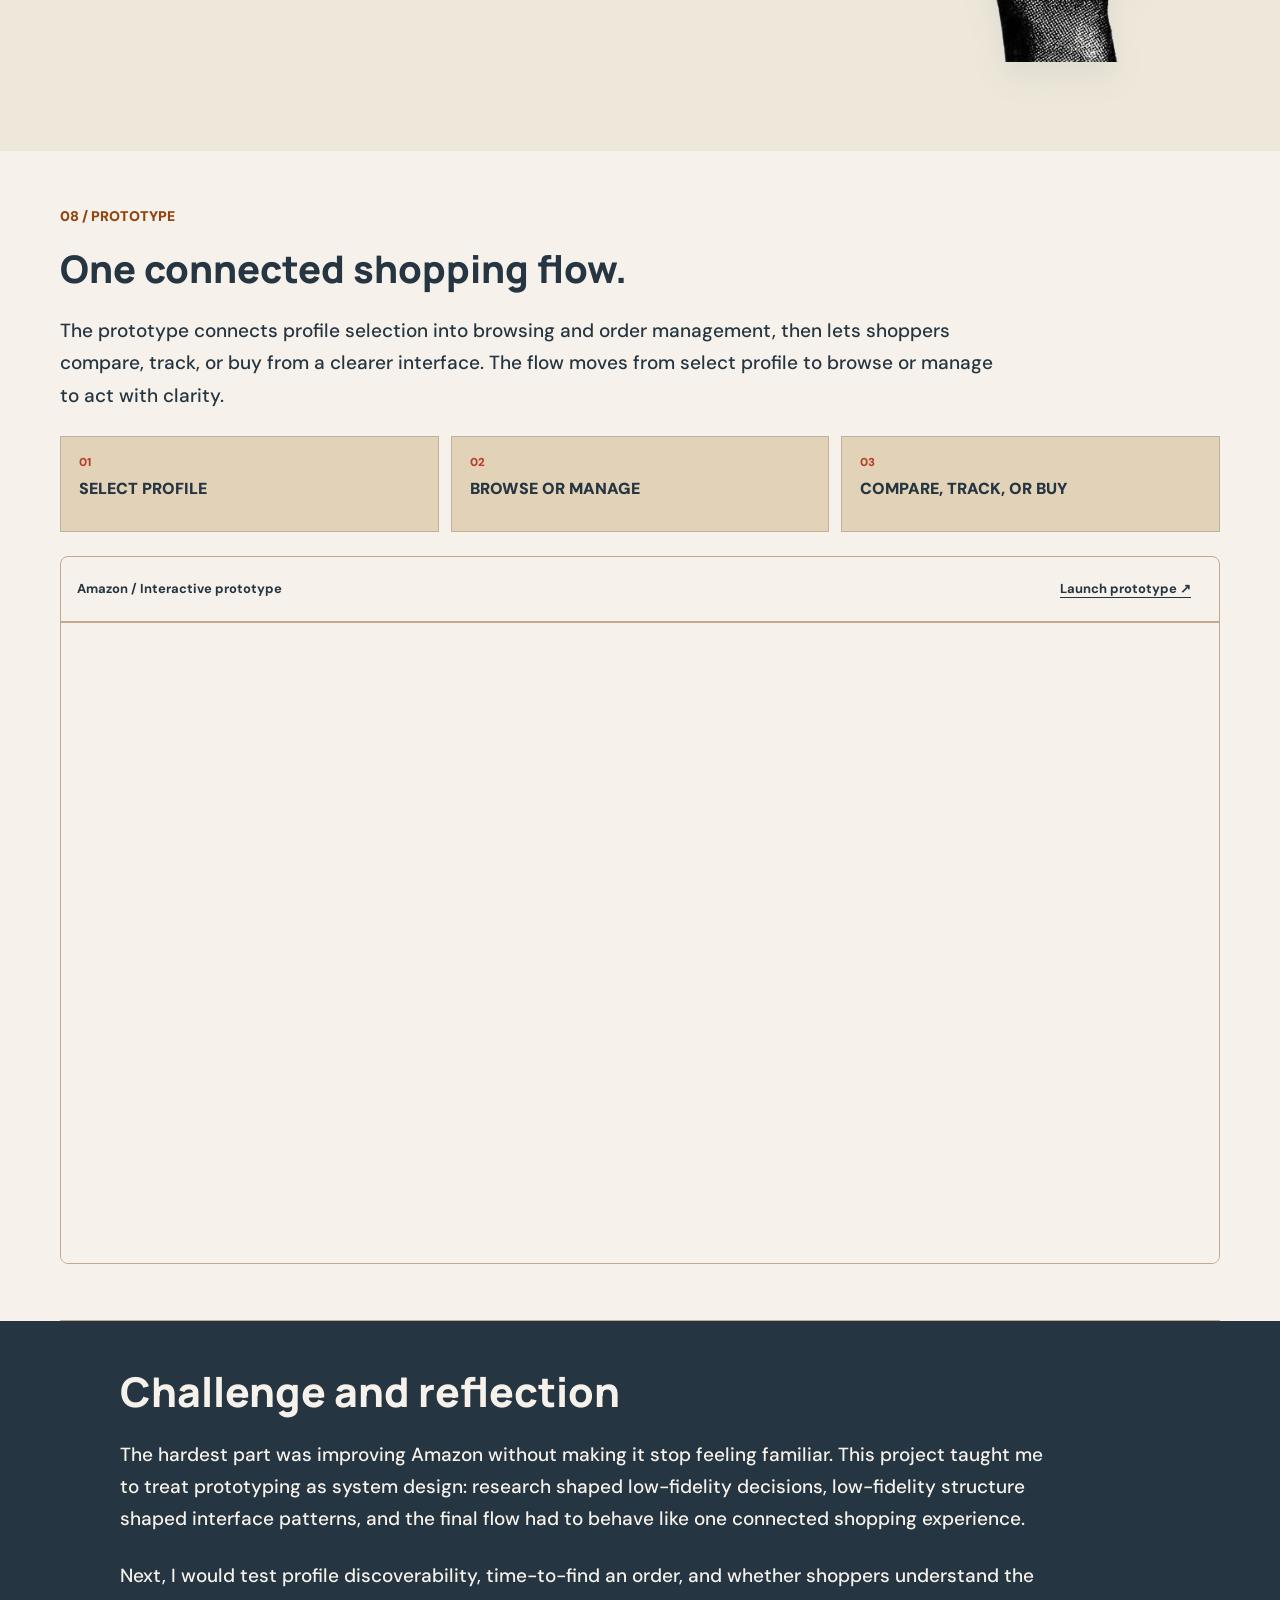
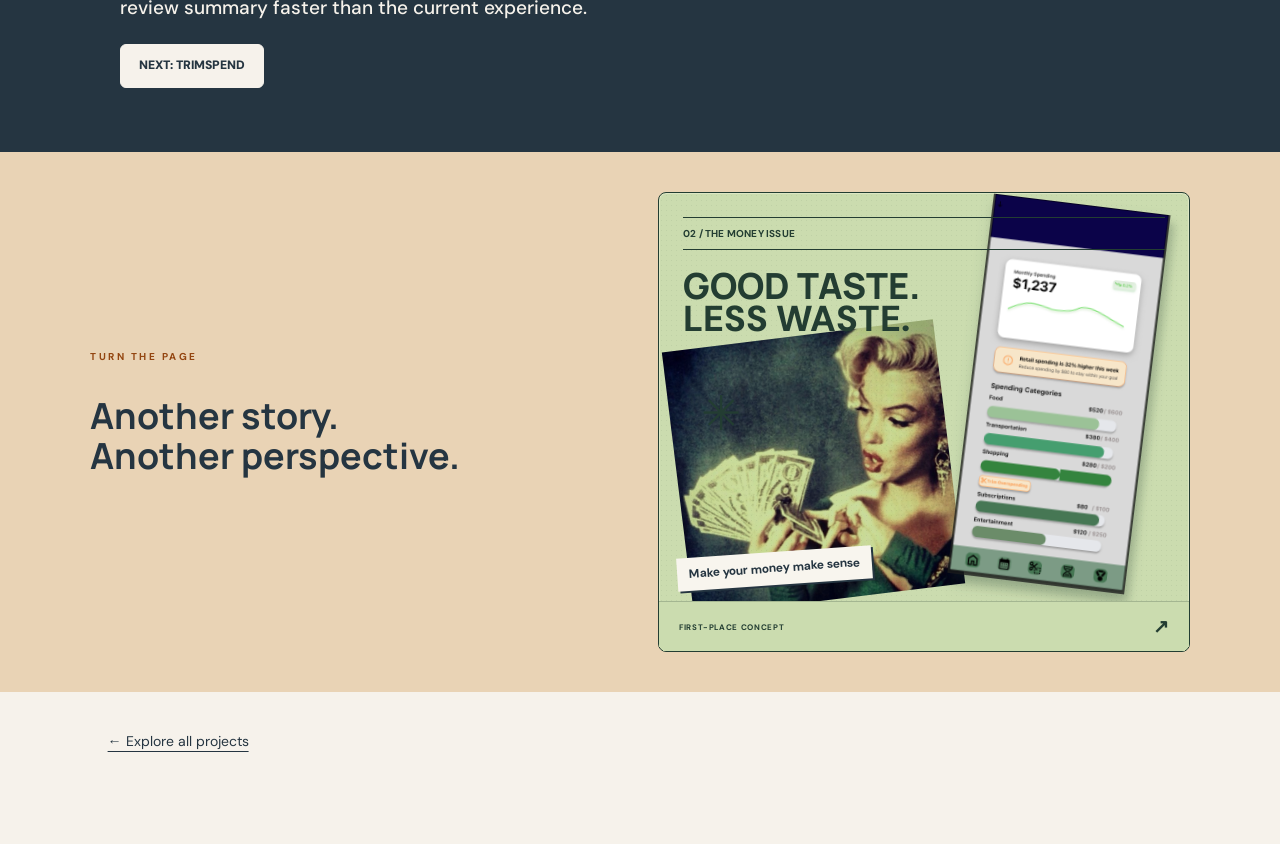
<file: projects/amazon.html>
<!doctype html>
<html lang="en">
  <head>
    <meta charset="utf-8">
    <meta name="viewport" content="width=device-width, initial-scale=1">
    <link rel="stylesheet" href="../local-fonts.css">
    <title>Amazon Mobile Redesign | Saanvi Krishnarajpet</title>
    <link rel="stylesheet" href="../styles.css?v=refined-integrated">
  <link rel="stylesheet" href="../case-themes.css?v=2">
<link rel="stylesheet" href="../portfolio-expansion.css?v=2">
<link rel="stylesheet" href="../typography.css">
<link rel="stylesheet" href="../interface-motion.css">
<link rel="stylesheet" href="../magazine.css">
<link rel="stylesheet" href="../clarity.css?v=funner-portfolio">
<link rel="stylesheet" href="../finish.css?v=consistent-work">
<link rel="stylesheet" href="../integrated-covers.css">
<link rel="stylesheet" href="../editorial-v7.css">
<link rel="stylesheet" href="../prototype-embeds.css">
<link rel="stylesheet" href="../amazon-layout.css">
<link rel="stylesheet" href="../layout-polish.css">
</head>
  <body class="case-page amazon-case-page themed-case theme-amazon">
    <div class="cursor-light" aria-hidden="true"></div>
    <main class="site-shell">
      <nav class="topbar" aria-label="Primary navigation">
        <a class="brand" href="../index.html#home" aria-label="Saanvi Krishnarajpet home">saanvi krishnarajpet</a>
        <button class="menu-toggle" type="button" aria-label="Toggle navigation" aria-expanded="false">
          <span></span>
          <span></span>
          <span></span>
        </button>
        <div class="nav-links">
          <a href="../index.html#projects">projects</a>
          <a href="../index.html#media">media</a>
          <a href="../index.html#about">about</a>
          <a href="../index.html#roles">roles</a>
          <a href="../assets/saanvi-krishnarajpet-resume-nov-2026.pdf">resume</a>
          <a href="../index.html#contact">contact</a>
        </div>
      </nav>

      <header class="parcel-hero"><a class="editorial-back" href="../index.html#projects">← All projects</a><div class="parcel-heading"><div><p class="eyebrow">AMAZON MOBILE / INDEPENDENT STUDENT REDESIGN</p><h1>Amazon mobile redesign</h1><p class="project-summary">A student team redesign of Amazon’s product and orders pages. We used survey research to explore clearer product information, easier order tracking, and separate profiles for shared accounts.</p><a class="editorial-button" href="#prototype">Try the prototype &#8595;</a></div><aside class="shipping-label"><span>DESIGN DELIVERY / 001</span><strong>Handle with<br>clarity.</strong><dl><div><dt>FROM</dt><dd>Information overload</dd></div><div><dt>TO</dt><dd>A more focused shopper</dd></div></dl><div class="barcode" aria-hidden="true"></div><small>PRODUCT · ORDERS · PROFILES · REVIEWS</small></aside></div><div class="case-facts" aria-label="Project details">
          <span><strong>Role</strong>UX/UI Designer</span>
          <span><strong>Team</strong>5 designers</span>
          <span><strong>Research</strong>80 participants</span>
          <span><strong>Platform</strong>iOS mobile app</span>
        </div></header>

      <section class="frame-showcase amazon-unboxed"><header><p class="eyebrow">SCREEN STUDIES / SELECT TO ENLARGE</p><h2>Unbox the experience.</h2><p>Four prototype views: product details, orders, profile switching, and review summaries.</p></header><div class="frame-rail"><figure class="device-card"><a class="zoom-image" href="../assets/case-studies/amazon-product-detail.png" data-zoom><img src="../assets/case-studies/amazon-product-detail.png" alt="01 / Product details — a clearer first scan" loading="lazy"></a><figcaption>01 / Product details — a clearer first scan</figcaption></figure><figure class="device-card"><a class="zoom-image" href="../assets/case-studies/amazon-orders.png" data-zoom><img src="../assets/case-studies/amazon-orders.png" alt="02 / Orders — find the purchase that matters" loading="lazy"></a><figcaption>02 / Orders — find the purchase that matters</figcaption></figure><figure class="device-card"><a class="zoom-image" href="../assets/case-studies/amazon-profile-switcher.png" data-zoom><img src="../assets/case-studies/amazon-profile-switcher.png" alt="03 / Profile switcher" loading="lazy"></a><figcaption>03 / Profile switcher</figcaption></figure><figure class="device-card"><a class="zoom-image" href="../assets/case-studies/amazon-review-summary.png" data-zoom><img src="../assets/case-studies/amazon-review-summary.png" alt="04 / Review summary" loading="lazy"></a><figcaption>04 / Review summary</figcaption></figure></div></section>

      <nav class="case-jump-nav" aria-label="Amazon case study sections">
        <a href="#context">context</a>
        <a href="#research">research</a>
        <a href="#persona">persona</a>
        <a href="#lofi">low-fi</a>
        <a href="#hifi">high-fi</a>
        <a href="#prototype">prototype</a>
      </nav>

      <section class="case-story-section" id="context">
        <div class="case-story-label">01 / context</div>
        <div>
          <h2>A familiar product with room to feel simpler.</h2>
          <p>Our student redesign explored how Amazon’s mobile shopping experience could feel clearer while keeping familiar patterns. We focused on the information shoppers need to evaluate products and manage orders.</p>
          <p>Our focus stayed on two connected moments: the product page, where shoppers compare information before buying, and the orders area, where shared-account users return to track and manage purchases.</p>
        </div>
      </section>

      <section class="case-story-section dark-case" id="problem">
        <div class="case-story-label">02 / problem</div>
        <div>
          <h2>Too much information, not enough ownership.</h2>
          <div class="insight-grid">
            <article><strong>01</strong><h3>Product overload</h3><p>Product pages stack titles, price details, promotions, reviews, ads, and recommendations into one crowded hierarchy.</p></article>
            <article><strong>02</strong><h3>Mixed orders</h3><p>Orders from multiple people can appear together on shared accounts, making it harder to tell what belongs to whom.</p></article>
            <article><strong>03</strong><h3>Hard scanning</h3><p>Low transparency and dense layouts make important actions and details slower to find.</p></article>
          </div>
        </div>
      </section>

      <section class="editorial-interlude " aria-label="Find what matters."><div class="editorial-interlude-copy"><span class="eyebrow">RESEARCH / LOOK CLOSER</span><h2>Find what matters.</h2><p>Survey insights shaped a clearer path through product information, orders, and shared profiles.</p></div><img src="../assets/editorial/magnifier.png" alt="Vintage editorial collage: magnifier" loading="lazy"></section><section class="case-story-section" id="research">
        <div class="case-story-label">03 / research</div>
        <div>
          <h2>Survey findings pointed toward clearer hierarchy.</h2>
          <p>Our team surveyed 80 participants in 3-4 days. Most participants were college-aged, with a full age range of 17-51. The presentation reports that 80% were college students aged 18–21, so the sample primarily reflects younger shoppers. The findings informed our design direction; they do not establish that the redesign improved usability.</p>
          <div class="stat-row">
            <span><strong>80</strong>participants surveyed in 3-4 days</span>
            <span><strong>17-51</strong>full participant age range</span>
            <span><strong>2 in 5</strong>reported finding orders that did not belong to them</span>
            <span><strong>~20%</strong>opted to receive the redesigned concept</span>
          </div>
          <div class="research-implications">
            <article><strong>Finding</strong><p>Users wanted faster access to product prices, reviews, images, and key details.</p><span>Design implication: make the first scan cleaner before asking users to dig deeper.</span></article>
            <article><strong>Finding</strong><p>Shared accounts made order history feel mixed and harder to interpret.</p><span>Design implication: add a clearer identity layer before browsing and managing purchases.</span></article>
            <article><strong>Finding</strong><p>Dense pages made transparency harder even when the information existed.</p><span>Design implication: summarize complexity, then reveal secondary details progressively.</span></article>
          </div>
        </div>
      </section>

      <section class="case-story-section persona-panel" id="persona">
        <div class="case-story-label">04 / persona</div>
        <div>
          <div>
            <h2>Savhon Morales wants less friction before buying.</h2>
            <p>Savhon Morales is a 20-year-old college student who wants to compare products quickly, reduce scrolling, find prices, reviews, and images, and navigate purchases without fighting the interface.</p>
            <div class="persona-notes">
              <article><strong>Goals</strong><p>Compare products quickly, find essential details, and move through purchases with less friction.</p></article>
              <article><strong>Pain points</strong><p>Cluttered screens, difficult comparison, buried details, and mixed shared-account orders.</p></article>
            </div>
          </div>
          
        </div>
      </section>

      <section class="editorial-interlude reverse" aria-label="Where do you go next?"><div class="editorial-interlude-copy"><span class="eyebrow">FROM RESEARCH TO INTERACTION</span><h2>Where do you go next?</h2><p>The next step was turning research findings into navigation and interface decisions.</p></div><img src="../assets/editorial/pointing-hands.png" alt="Vintage editorial collage: pointing hands" loading="lazy"></section><section class="case-story-section" id="lofi">
        <div class="case-story-label">05 / low fidelity</div>
        <div>
          <h2>Four changes explored in the wireframes</h2>
          <p>The presentation documents four structural decisions. Here is what each changes and why it matters.</p>
          <div class="process-grid case-process-grid">
            <article>
              
              <div><span>01</span><h3>Title restructure</h3><p>A readable display title separates the main product name from dense detail, while feature chips make comparison faster.</p></div>
            </article>
            <article>
              
              <div><span>02</span><h3>Price card</h3><p>Primary price and delivery information appear first, with secondary details available through progressive disclosure.</p></div>
            </article>
            <article>
              
              <div><span>03</span><h3>Orders</h3><p>Search, filters, and upcoming-delivery grouping help users find time-sensitive purchases before scrolling through history.</p></div>
            </article>
            <article>
              
              <div><span>04</span><h3>Profile switcher</h3><p>Named household profiles clarify who is shopping before recommendations, cart items, and orders get mixed.</p></div>
            </article>
          </div>
        </div>
      </section>

      <section class="case-story-section dark-case" id="principles">
        <div class="case-story-label">06 / principles</div>
        <div>
          <h2>Four rules guided the redesign.</h2>
          <div class="principles-grid">
            <article><strong>Preserve familiarity</strong><p>Keep recognizable commerce patterns so the app still feels like Amazon.</p></article>
            <article><strong>Prioritize the next action</strong><p>Make tracking, filtering, buying, and switching profiles easier to spot.</p></article>
            <article><strong>Summarize complexity</strong><p>Use chips and review themes to help shoppers understand dense information faster.</p></article>
            <article><strong>Reveal detail progressively</strong><p>Keep secondary details accessible without forcing everything into the first view.</p></article>
          </div>
        </div>
      </section>

      <section class="case-story-section" id="hifi">
        <div class="case-story-label">07 / high fidelity</div>
        <div>
          <h2>A polished flow for choosing, comparing, and managing.</h2>
          <p>The high-fidelity screens apply the same logic across the full shopping journey: select the right profile, manage orders clearly, evaluate product details, and understand customer reviews without losing the behaviors shoppers already know.</p>
          <div class="hifi-grid amazon-catalogue">
            <figure>
              <img src="../assets/case-studies/amazon-profile-switcher.png" width="892" height="1420" alt="High-fidelity Amazon profile switcher for shared household accounts">
              <figcaption><strong>Profile switcher</strong> clarifies shared-account ownership before browsing begins.</figcaption>
            </figure>
            <figure>
              <img src="../assets/case-studies/amazon-orders.png" width="848" height="1446" alt="High-fidelity Amazon orders page with search filters and delivery grouping">
              <figcaption><strong>Orders page</strong> brings search, filters, and upcoming deliveries into a more scannable structure.</figcaption>
            </figure>
            <figure>
              <img src="../assets/case-studies/amazon-product-detail.png" width="890" height="1456" alt="High-fidelity Amazon product detail page with feature chips and cleaner hierarchy">
              <figcaption><strong>Product-detail page</strong> uses a shorter title and feature chips to reduce comparison friction.</figcaption>
            </figure>
            <figure>
              <img src="../assets/case-studies/amazon-review-summary.png" width="812" height="1422" alt="High-fidelity Amazon customer review summary organized by themes">
              <figcaption><strong>Customer-review summary</strong> turns large review sets into readable themes without removing access to detail.</figcaption>
            </figure>
          </div>
        </div>
      </section>

      <section class="editorial-interlude " aria-label="See the decisions up close."><div class="editorial-interlude-copy"><span class="eyebrow">THE DETAILS / IN FOCUS</span><h2>See the decisions up close.</h2><p>Browse the real screens and open the interactive prototype to explore the connected flow.</p></div><img src="../assets/editorial/camera.png" alt="Vintage editorial collage: camera" loading="lazy"></section><section class="case-story-section prototype-section" id="prototype">
        <div class="case-story-label">08 / prototype</div>
        <div>
          <h2>One connected shopping flow.</h2>
          <p>The prototype connects profile selection into browsing and order management, then lets shoppers compare, track, or buy from a clearer interface. The flow moves from select profile to browse or manage to act with clarity.</p>
          <div class="flow-row">
            <span><strong>01</strong>Select profile</span>
            <span><strong>02</strong>Browse or manage</span>
            <span><strong>03</strong>Compare, track, or buy</span>
          </div>
<div class="figma-player">
  <div class="figma-player-toolbar"><span>Amazon / Interactive prototype</span><a href="https://www.figma.com/proto/sRWmOpauxnzV7MnR6CS0Gq/Wireframes?page-id=5%3A2&amp;node-id=124-402&amp;scaling=scale-down&amp;content-scaling=fixed&amp;starting-point-node-id=124%3A402" target="_blank" rel="noopener noreferrer">Launch prototype &#8599;</a></div>
  <div class="figma-embedded-option">
  <iframe title="Amazon interactive Figma prototype" src="https://embed.figma.com/proto/sRWmOpauxnzV7MnR6CS0Gq/Wireframes?page-id=5%3A2&amp;node-id=124-402&amp;scaling=contain&amp;content-scaling=fixed&amp;starting-point-node-id=124%3A402&amp;embed-host=saanvi-portfolio" width="100%" height="640" loading="eager" allow="fullscreen; storage-access" allowfullscreen></iframe>
  </div>
</div>
        </div>
      </section>

      <section class="reflection-panel">
        <h2>Challenge and reflection</h2>
        <p>The hardest part was improving Amazon without making it stop feeling familiar. This project taught me to treat prototyping as system design: research shaped low-fidelity decisions, low-fidelity structure shaped interface patterns, and the final flow had to behave like one connected shopping experience.</p>
        <p>Next, I would test profile discoverability, time-to-find an order, and whether shoppers understand the review summary faster than the current experience.</p>
        <a href="trimspend.html">next: TrimSpend</a>
      </section>
    <section class="next-story"><div><p class="eyebrow">TURN THE PAGE</p><h2>Another story.<br>Another perspective.</h2></div><a class="next-cover zine-cover magazine-layout zine-trimspend" href="trimspend.html" aria-label="Explore TrimSpend budgeting concept"><div class="zine-issue">02 / THE MONEY ISSUE</div><div class="zine-title">Good taste.<br><em>Less waste.</em></div><img class="zine-cutout" src="../assets/themes/money-muse.png" alt="" loading="lazy"><span class="zine-star" aria-hidden="true">✳</span><div class="zine-screen"><img src="../assets/case-studies/trimspend-monthly.png" alt="TrimSpend budgeting concept work sample" loading="lazy"></div><div class="zine-deck">Make your money make sense</div><div class="zine-bottom"><span>FIRST-PLACE CONCEPT</span><b aria-hidden="true">↗</b></div></a></section>
    <nav class="project-return" aria-label="Project navigation"><a href="../index.html#projects">← Explore all projects</a></nav></main>

    <aside class="dj-deck" aria-label="Music controls">
      <audio id="siteTrack" preload="metadata" data-base="../assets/audio/" data-track="6"></audio>
      <button class="dj-hide-toggle" type="button" id="djHideToggle" aria-label="Hide music controls" aria-expanded="true">hide</button>
      <div class="dj-buttons" aria-label="Playlist controls">
        <button class="track-arrow" type="button" id="prevTrack" aria-label="Previous song">‹</button>
        <button class="vinyl-button" type="button" id="vinylToggle" aria-pressed="false" aria-label="Play music">
          <span class="vinyl-disc" aria-hidden="true"><span></span></span>
        </button>
        <button class="track-arrow" type="button" id="nextTrack" aria-label="Next song">›</button>
      </div>
      <div class="dj-controls">
        <div>
          <p>now spinning</p>
          <strong id="trackTitle">Never Let You Go</strong>
          <div class="artist-marquee" aria-label="Artist"><span id="trackArtist">Third Eye Blind</span></div>
          <span id="trackStatus">tap vinyl to play</span>
        </div>
        <label>volume<input type="range" id="volumeControl" min="0" max="1" step="0.01" value="0.18"></label>
        <label>bass<input type="range" id="bassControl" min="-14" max="18" step="1" value="0"></label>
      </div>
    </aside>
    <script src="../script.js"></script>
  <script src="../portfolio-enhancements.js?v=2"></script>
</body>
</html>
</file>
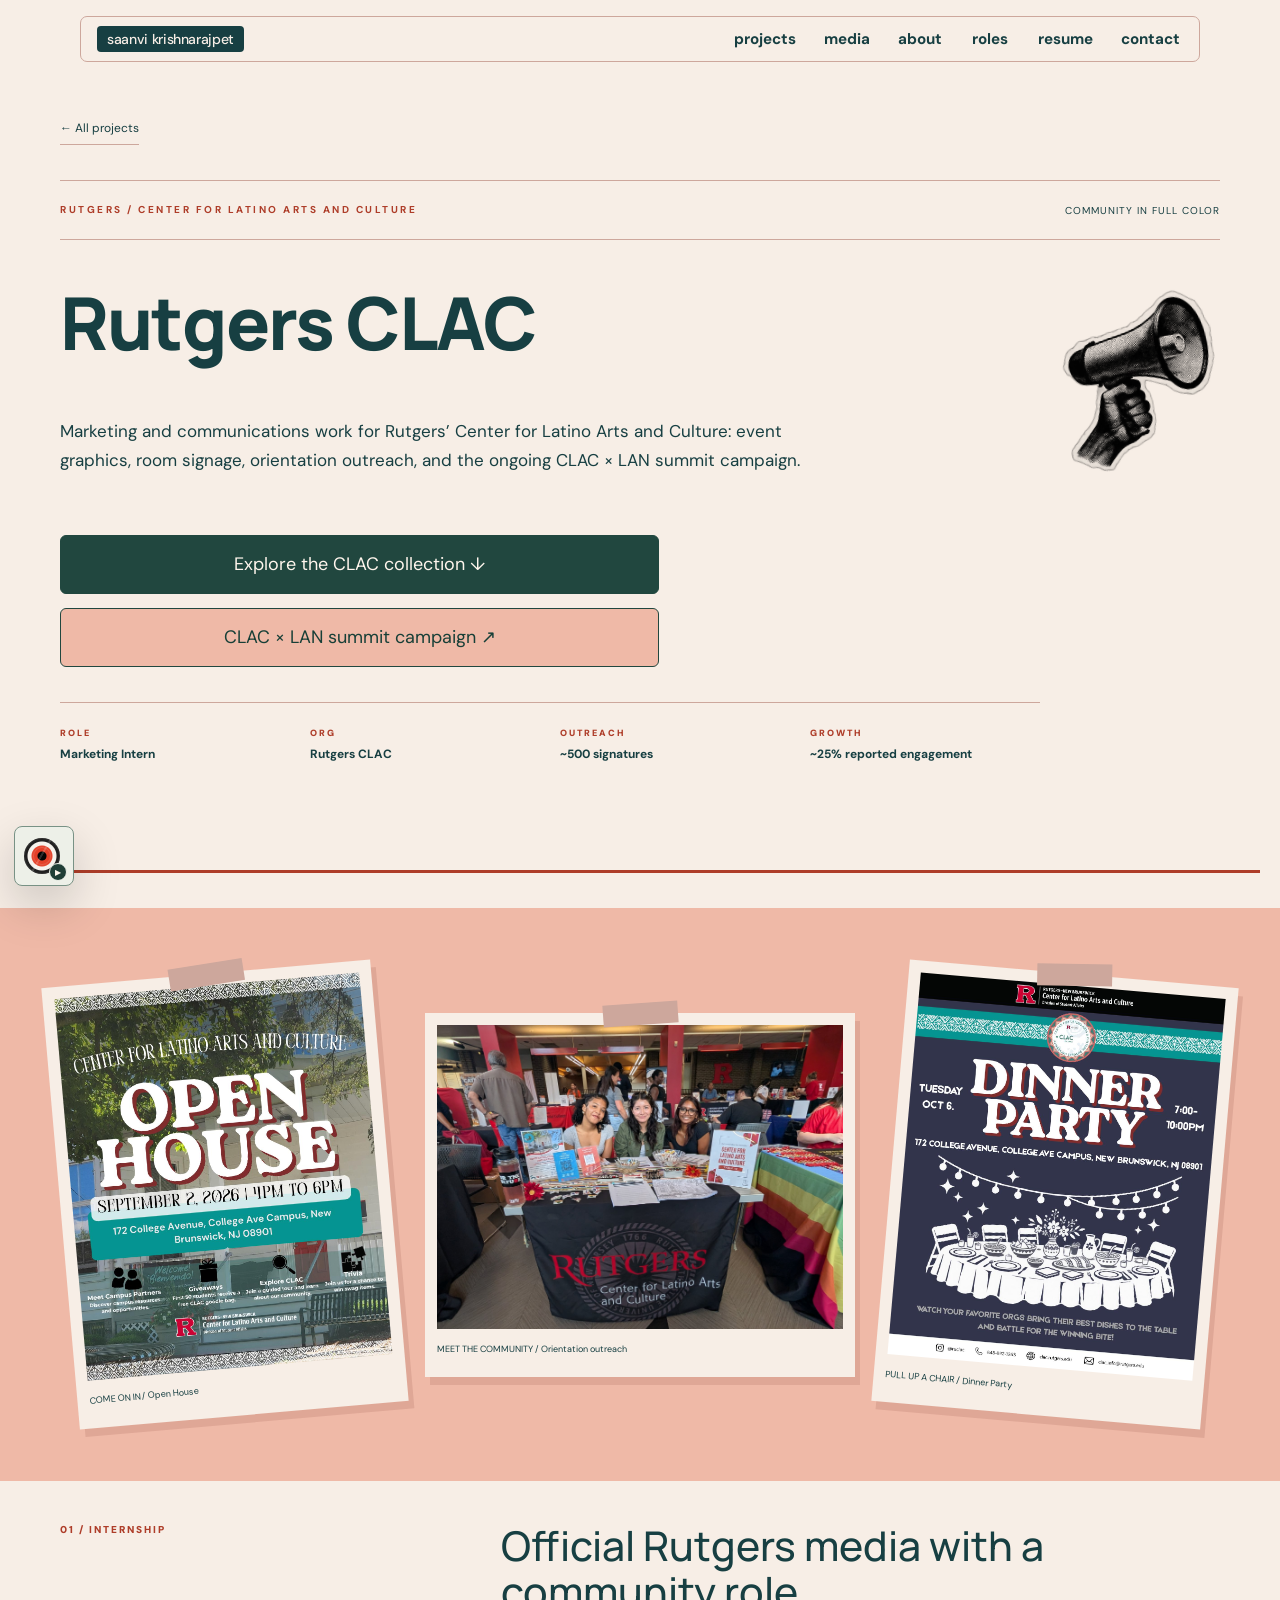
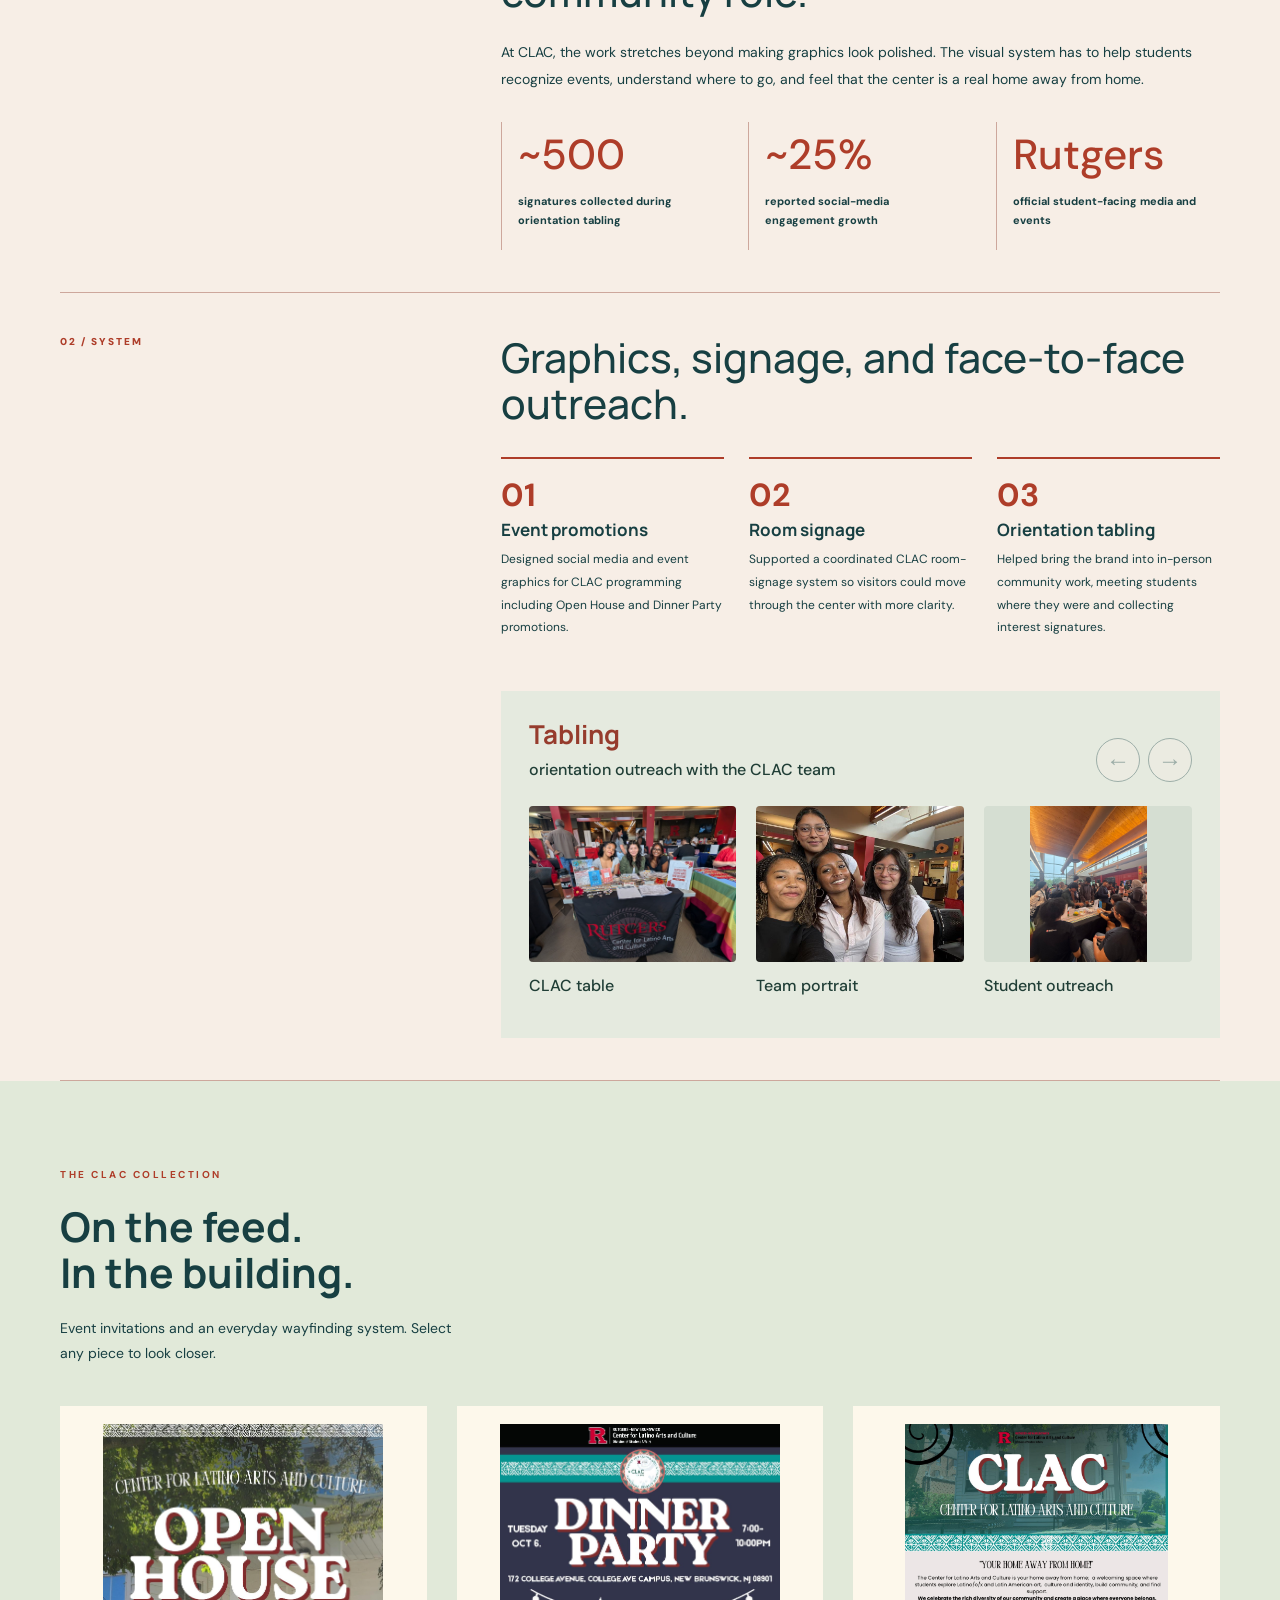
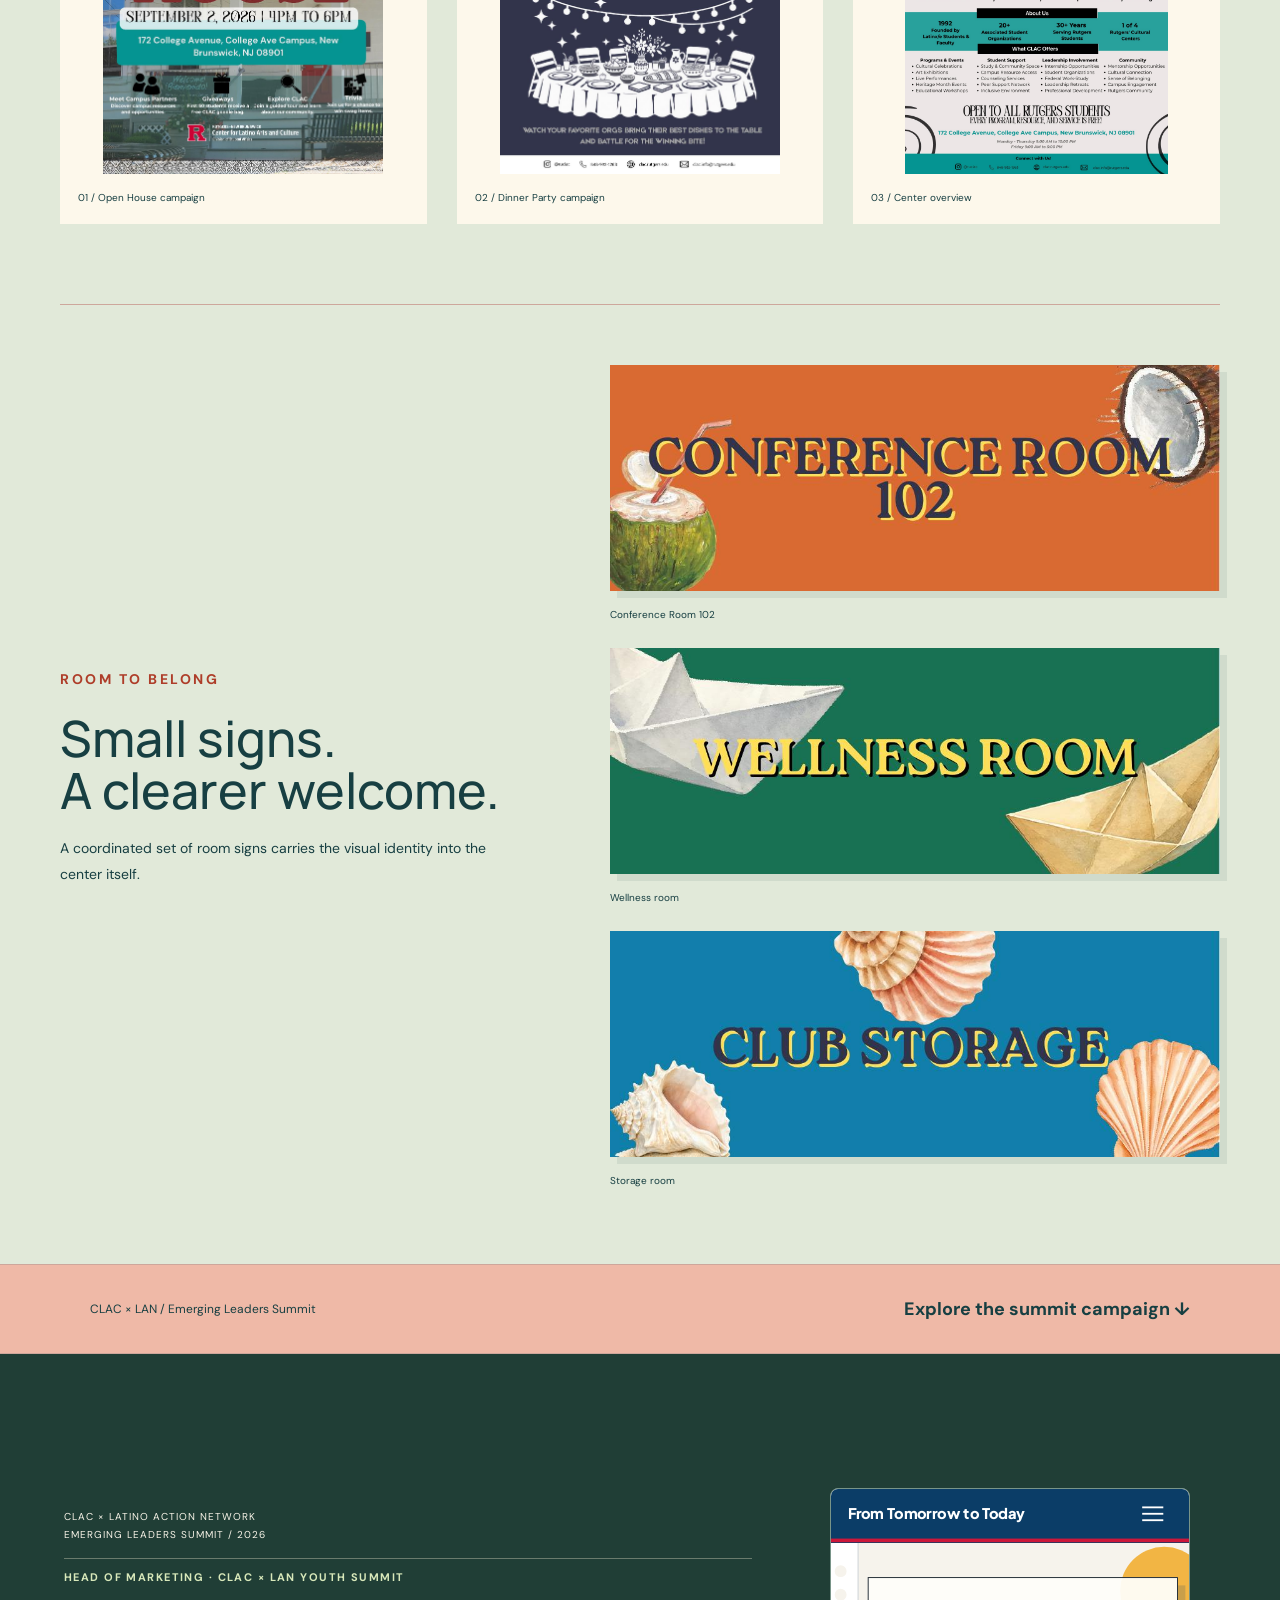
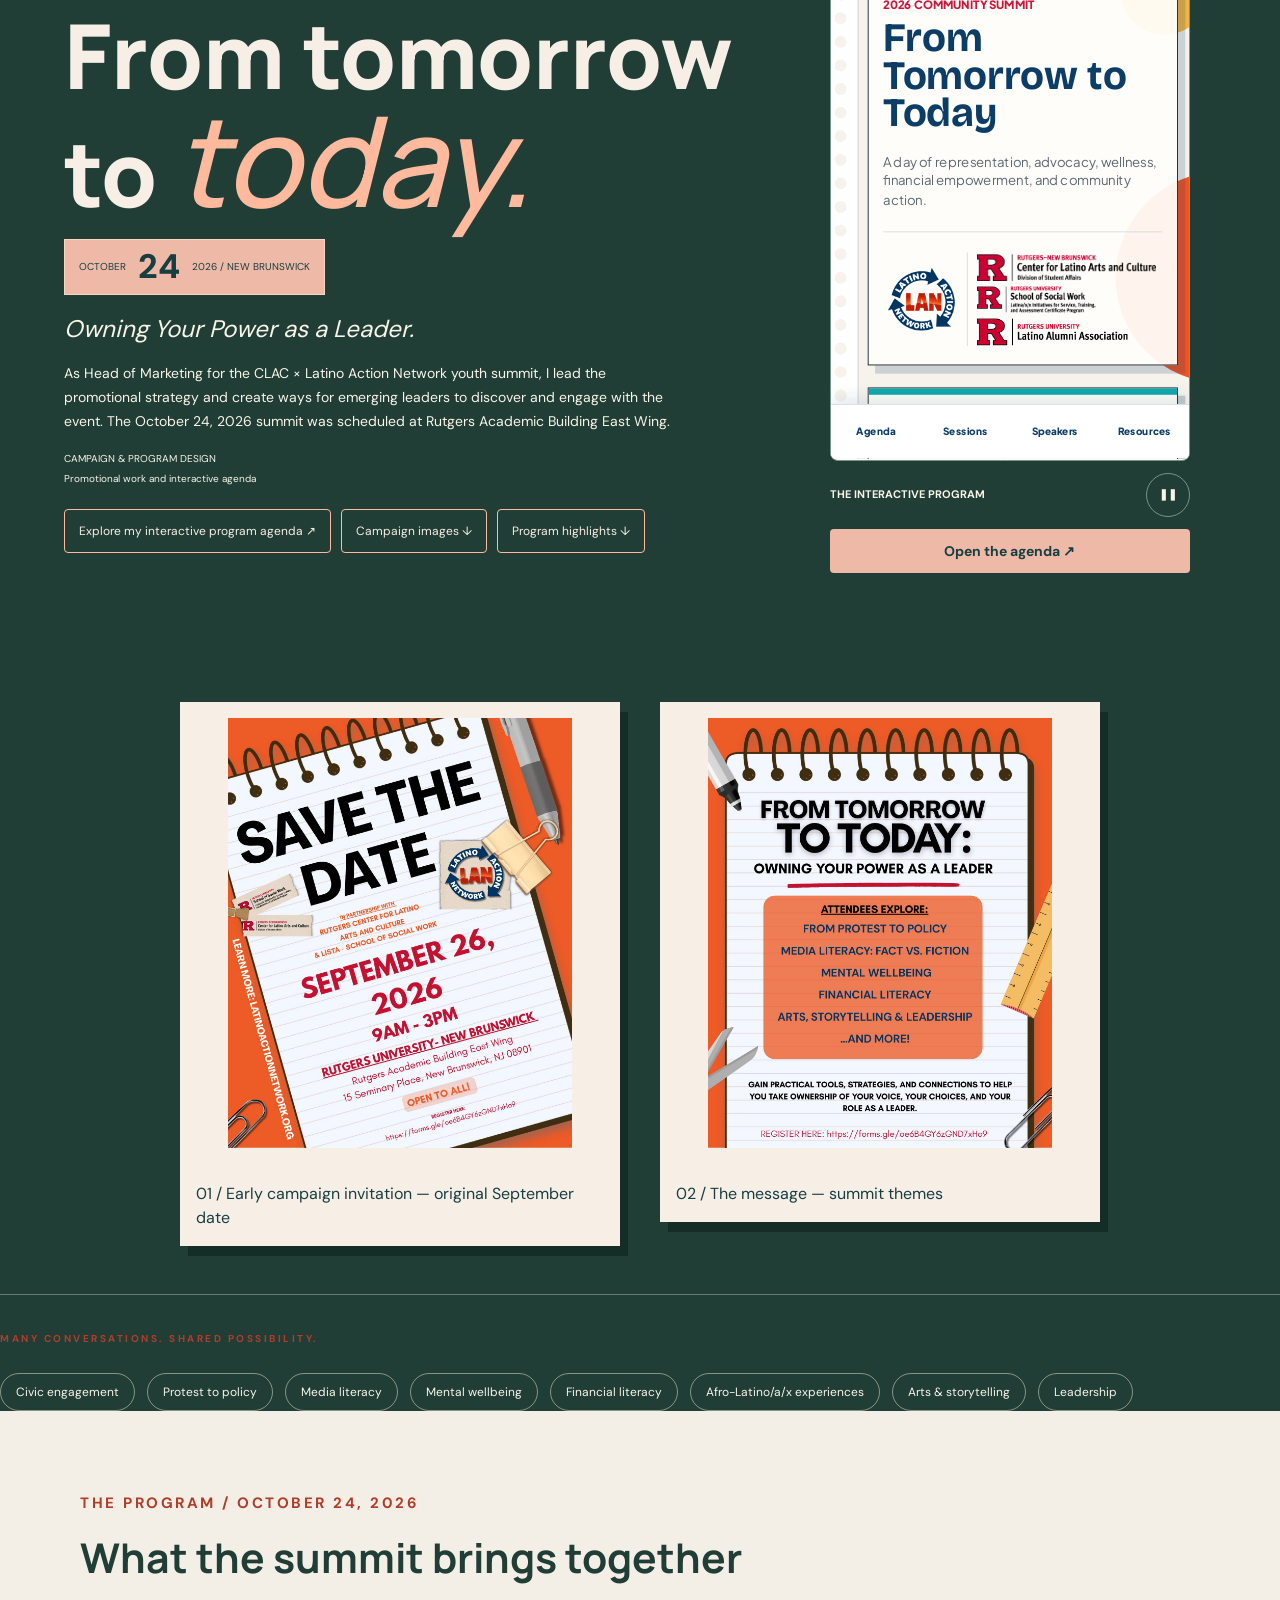
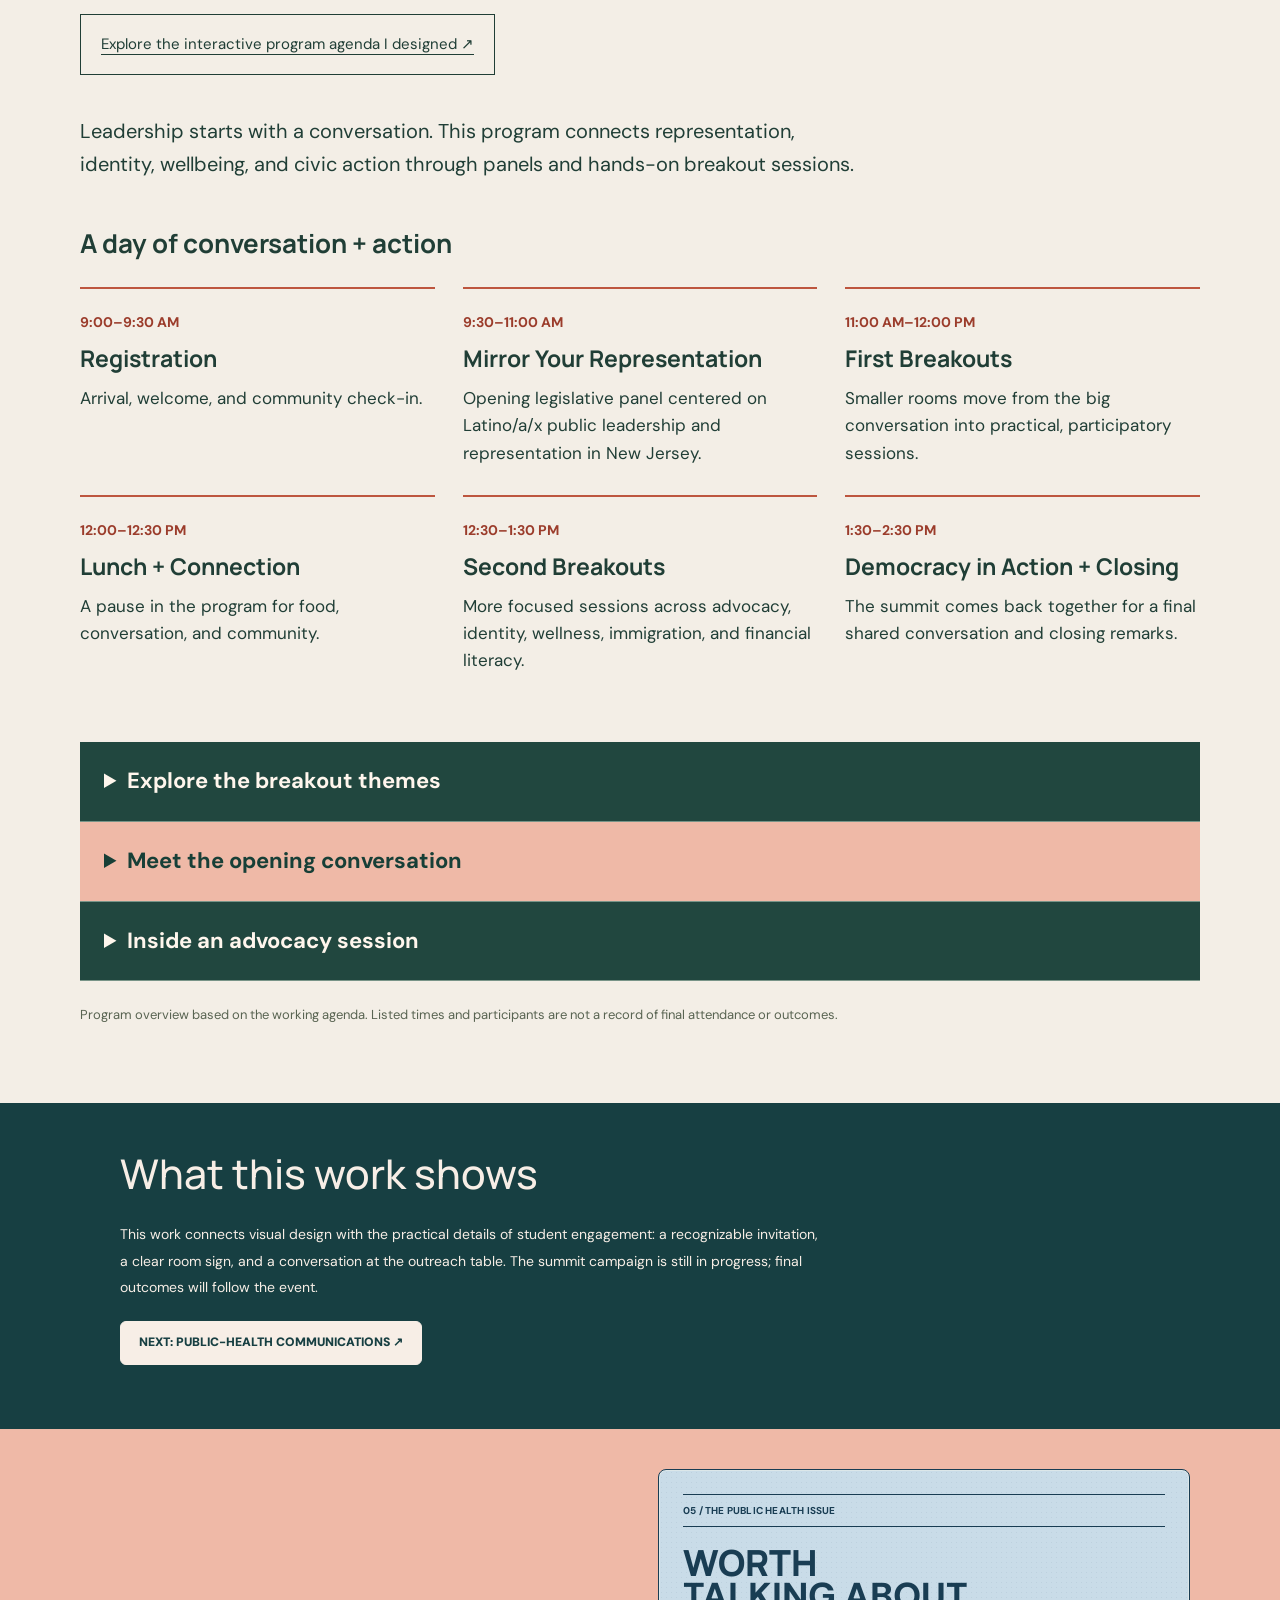
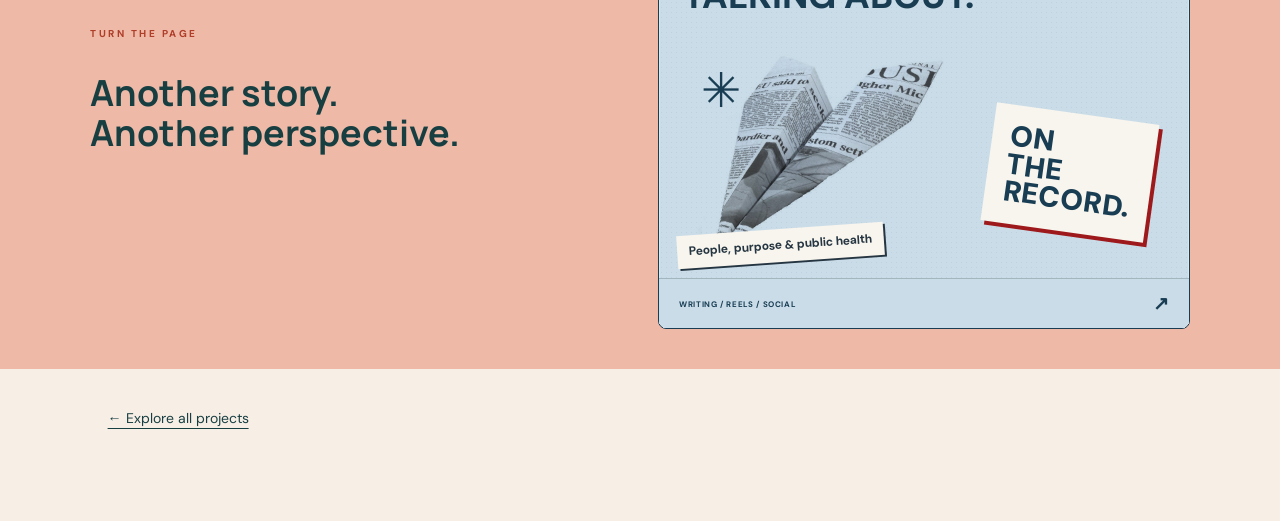
<file: projects/clac-media.html>
<!doctype html>
<html lang="en">
  <head>
    <meta charset="utf-8">
    <meta name="viewport" content="width=device-width, initial-scale=1">
    <link rel="stylesheet" href="../local-fonts.css">
    <title>CLAC Media & Community Impact | Saanvi Krishnarajpet</title>
    <link rel="stylesheet" href="../styles.css?v=refined-integrated">
  <link rel="stylesheet" href="../case-themes.css?v=2">
<link rel="stylesheet" href="../portfolio-expansion.css?v=2">
<link rel="stylesheet" href="../typography.css">
<link rel="stylesheet" href="../interface-motion.css">
<link rel="stylesheet" href="../magazine.css">
<link rel="stylesheet" href="../clarity.css?v=funner-portfolio">
<link rel="stylesheet" href="../finish.css?v=consistent-work">
<link rel="stylesheet" href="../integrated-covers.css">
<style>html{scroll-padding-top:0}#summit{scroll-margin-top:0}
.summit-schedule{display:grid;grid-template-columns:repeat(3,minmax(0,1fr));gap:1px;margin:42px 0 56px;background:rgba(10,66,59,.2);border:1px solid rgba(10,66,59,.2)}.summit-schedule article{background:#efb39f;padding:28px;min-height:190px;transition:transform .25s ease,background .25s ease}.summit-schedule article:hover{transform:translateY(-6px);background:#f3c0ae}.summit-schedule span{font-size:.78rem;letter-spacing:.12em;text-transform:uppercase;font-weight:700;color:#b94732}.summit-schedule h3{margin:14px 0 10px;font-size:1.45rem}.summit-schedule p{margin:0;line-height:1.55}.summit-program-grid{display:grid;grid-template-columns:1fr 1fr;gap:28px;margin:30px 0}.summit-program-grid>article,.summit-session-feature{border:1px solid rgba(10,66,59,.3);padding:34px}.summit-topic-list{display:flex;flex-wrap:wrap;gap:10px;margin-top:22px}.summit-topic-list span{border:1px solid rgba(10,66,59,.4);border-radius:999px;padding:9px 13px;font-size:.86rem}.summit-session-feature{margin:28px 0 32px;background:#173f37;color:#f5e8df}.summit-session-feature .eyebrow{color:#ef8065}.summit-session-feature h3{font-size:2rem;margin:.4rem 0 1rem}.summit-program-intro{max-width:920px;font-size:1.08rem;line-height:1.7}@media(max-width:800px){.summit-schedule{grid-template-columns:1fr}.summit-program-grid{grid-template-columns:1fr}.summit-schedule article{min-height:0}}
</style><link rel="stylesheet" href="../editorial-v7.css"><link rel="stylesheet" href="../roles-summit-v8.css">
<link rel="stylesheet" href="../agenda-preview.css">
<script src="../agenda-preview.js" defer></script>
<link rel="stylesheet" href="../layout-polish.css">
</head>
  <body class="case-page themed-case theme-clac">
    <div class="cursor-light" aria-hidden="true"></div>
    <main class="site-shell">
      <nav class="topbar" aria-label="Primary navigation">
        <a class="brand" href="../index.html#home" aria-label="Saanvi Krishnarajpet home">saanvi krishnarajpet</a>
        <button class="menu-toggle" type="button" aria-label="Toggle navigation" aria-expanded="false">
          <span></span>
          <span></span>
          <span></span>
        </button>
        <div class="nav-links">
          <a href="../index.html#projects">projects</a>
          <a href="../index.html#media">media</a>
          <a href="../index.html#about">about</a>
          <a href="../index.html#roles">roles</a>
          <a href="../assets/saanvi-krishnarajpet-resume-nov-2026.pdf">resume</a>
          <a href="../index.html#contact">contact</a>
        </div>
      </nav>

      <header class="community-hero"><a class="editorial-back" href="../index.html#projects">← All projects</a><div class="community-masthead"><p class="eyebrow">RUTGERS / CENTER FOR LATINO ARTS AND CULTURE</p><span>COMMUNITY IN FULL COLOR</span></div><div class="community-headline"><h1>Rutgers CLAC</h1><p class="project-summary">Marketing and communications work for Rutgers’ Center for Latino Arts and Culture: event graphics, room signage, orientation outreach, and the ongoing CLAC × LAN summit campaign.</p><img src="../assets/themes/megaphone.png" alt="Vintage megaphone collage"></div><div class="community-deck"><p>Designing the invitation: campus campaigns, everyday signage, and real conversations that bring students into the CLAC community.</p><div><a href="#gallery">Explore the CLAC collection ↓</a><a href="#summit">CLAC × LAN summit campaign ↗</a></div></div><div class="case-facts" aria-label="Project details">
          <span><strong>Role</strong>Marketing Intern</span>
          <span><strong>Org</strong>Rutgers CLAC</span>
          <span><strong>Outreach</strong>~500 signatures</span>
          <span><strong>Growth</strong>~25% reported engagement</span>
        </div></header>

      <section class="community-wall" aria-label="CLAC campaign highlights"><figure class="pinned-poster"><a class="zoom-image" href="../assets/media/clac-open-house.jpg" data-zoom><img src="../assets/media/clac-open-house.jpg" alt="COME ON IN / Open House" loading="lazy"></a><figcaption>COME ON IN / Open House</figcaption></figure><figure class="pinned-photo"><a class="zoom-image" href="../assets/community/clac-tabling-table.jpg" data-zoom><img src="../assets/community/clac-tabling-table.jpg" alt="MEET THE COMMUNITY / Orientation outreach" loading="lazy"></a><figcaption>MEET THE COMMUNITY / Orientation outreach</figcaption></figure><figure class="pinned-poster"><a class="zoom-image" href="../assets/media/clac-dinner-party.jpg" data-zoom><img src="../assets/media/clac-dinner-party.jpg" alt="PULL UP A CHAIR / Dinner Party" loading="lazy"></a><figcaption>PULL UP A CHAIR / Dinner Party</figcaption></figure></section>

      <section class="case-story-section">
        <div class="case-story-label">01 / internship</div>
        <div>
          <h2>Official Rutgers media with a community role.</h2>
          <p>At CLAC, the work stretches beyond making graphics look polished. The visual system has to help students recognize events, understand where to go, and feel that the center is a real home away from home.</p>
          <div class="stat-row">
            <span><strong>~500</strong>signatures collected during orientation tabling</span>
            <span><strong>~25%</strong>reported social-media engagement growth</span>
            <span><strong>Rutgers</strong>official student-facing media and events</span>
          </div>
        </div>
      </section>

      <section class="case-story-section dark-case outreach-section">
        <div class="case-story-label">02 / system</div>
        <div>
          <h2>Graphics, signage, and face-to-face outreach.</h2>
          <div class="insight-grid">
            <article><strong>01</strong><h3>Event promotions</h3><p>Designed social media and event graphics for CLAC programming including Open House and Dinner Party promotions.</p></article>
            <article><strong>02</strong><h3>Room signage</h3><p>Supported a coordinated CLAC room-signage system so visitors could move through the center with more clarity.</p></article>
            <article><strong>03</strong><h3>Orientation tabling</h3><p>Helped bring the brand into in-person community work, meeting students where they were and collecting interest signatures.</p></article>
          </div>
          <div class="tabling-strip-block" aria-label="Tabling photos">
            <div class="tabling-strip-heading">
              <h3>Tabling</h3>
              <p>orientation outreach with the CLAC team</p>
            </div>
            <div class="tabling-rail">
              <figure>
                <button class="media-lightbox-trigger" type="button"><img src="../assets/community/clac-tabling-table.jpg" width="1800" height="1350" alt="Saanvi tabling with the Rutgers Center for Latino Arts and Culture"></button>
                <figcaption>CLAC table</figcaption>
              </figure>
              <figure>
                <button class="media-lightbox-trigger" type="button"><img src="../assets/community/clac-tabling-portrait.jpg" width="800" height="600" alt="Saanvi and peers during Rutgers orientation tabling"></button>
                <figcaption>Team portrait</figcaption>
              </figure>
              <figure>
                <button class="media-lightbox-trigger" type="button"><img src="../assets/community/clac-tabling-crowd.jpg" width="1350" height="1800" alt="Students visiting the CLAC table during orientation"></button>
                <figcaption>Student outreach</figcaption>
              </figure>
            </div>
          </div>
        </div>
      </section>

      

      <section class="clac-collection" id="gallery"><header><p class="eyebrow">THE CLAC COLLECTION</p><h2>On the feed.<br>In the building.</h2><p>Event invitations and an everyday wayfinding system. Select any piece to look closer.</p></header><div class="poster-pair"><figure class=""><a class="zoom-image" href="../assets/media/clac-open-house.jpg" data-zoom><img src="../assets/media/clac-open-house.jpg" alt="01 / Open House campaign" loading="lazy"></a><figcaption>01 / Open House campaign</figcaption></figure><figure class=""><a class="zoom-image" href="../assets/media/clac-dinner-party.jpg" data-zoom><img src="../assets/media/clac-dinner-party.jpg" alt="02 / Dinner Party campaign" loading="lazy"></a><figcaption>02 / Dinner Party campaign</figcaption></figure><figure class=""><a class="zoom-image" href="../assets/media/clac-overview.jpg" data-zoom><img src="../assets/media/clac-overview.jpg" alt="03 / Center overview" loading="lazy"></a><figcaption>03 / Center overview</figcaption></figure></div><div class="signage-layout"><div><p class="eyebrow">ROOM TO BELONG</p><h3>Small signs.<br>A clearer welcome.</h3><p>A coordinated set of room signs carries the visual identity into the center itself.</p></div><div class="signage-stack"><figure class=""><a class="zoom-image" href="../assets/media/clac-conference-102.jpg" data-zoom><img src="../assets/media/clac-conference-102.jpg" alt="Conference Room 102" loading="lazy"></a><figcaption>Conference Room 102</figcaption></figure><figure class=""><a class="zoom-image" href="../assets/media/clac-wellness.jpg" data-zoom><img src="../assets/media/clac-wellness.jpg" alt="Wellness room" loading="lazy"></a><figcaption>Wellness room</figcaption></figure><figure class=""><a class="zoom-image" href="../assets/media/clac-storage.jpg" data-zoom><img src="../assets/media/clac-storage.jpg" alt="Storage room" loading="lazy"></a><figcaption>Storage room</figcaption></figure></div></div></section>

      

      <a class="summit-jump" href="#summit"><span>CLAC × LAN / Emerging Leaders Summit</span><strong>Explore the summit campaign ↓</strong></a><section class="lan-chapter" id="summit" aria-label="CLAC and Latino Action Network summit campaign"><div class="lan-opening"><div class="lan-opening-copy"><div class="lan-topline"><span>CLAC × LATINO ACTION NETWORK</span><span>EMERGING LEADERS SUMMIT / 2026</span></div><div class="lan-title"><p class="summit-lead-role">HEAD OF MARKETING · CLAC × LAN YOUTH SUMMIT</p><h2>From tomorrow<br>to <em>today.</em></h2><div class="date-ticket"><span>OCTOBER</span><strong>24</strong><span>2026 / NEW BRUNSWICK</span></div></div><p class="lan-subtitle">Owning Your Power as a Leader.</p><div class="lan-intro"><p>As Head of Marketing for the CLAC × Latino Action Network youth summit, I lead the promotional strategy and create ways for emerging leaders to discover and engage with the event. The October 24, 2026 summit was scheduled at Rutgers Academic Building East Wing.</p><p class="campaign-status">CAMPAIGN & PROGRAM DESIGN<br><span>Promotional work and interactive agenda</span></p></div><nav class="summit-actions" aria-label="Summit sections"><a href="https://saanvikrish.github.io/from-tomorrow-to-today/lan-mobile-agenda.html" target="_blank" rel="noopener noreferrer">Explore my interactive program agenda ↗</a><a href="#summit-campaign">Campaign images ↓</a><a href="#summit-program">Program highlights ↓</a></nav></div><figure class="agenda-preview" aria-label="Interactive program agenda preview">
<div class="agenda-preview-window"><iframe src="../assets/agenda-preview/agenda.html?v=2026-11-18" title="Interactive CLAC and LAN program agenda" loading="eager"></iframe></div>
<figcaption><span>THE INTERACTIVE PROGRAM</span><button class="agenda-preview-toggle" type="button" aria-label="Pause agenda preview" title="Pause agenda preview"><span aria-hidden="true">&#10074;&#10074;</span></button></figcaption>
<a class="agenda-preview-link" href="https://saanvikrish.github.io/from-tomorrow-to-today/lan-mobile-agenda.html" target="_blank" rel="noopener noreferrer">Open the agenda &#8599;</a>
</figure></div><div class="lan-posters" id="summit-campaign"><figure class=""><a class="zoom-image" href="../assets/media/lan-save-date.jpg" data-zoom><img src="../assets/media/lan-save-date.jpg" alt="01 / The invitation — save the date" loading="lazy"></a><figcaption>01 / Early campaign invitation — original September date</figcaption></figure><figure class=""><a class="zoom-image" href="../assets/media/lan-summit.jpg" data-zoom><img src="../assets/media/lan-summit.jpg" alt="02 / The message — summit themes" loading="lazy"></a><figcaption>02 / The message — summit themes</figcaption></figure></div><div class="lan-topics"><p class="eyebrow">MANY CONVERSATIONS. SHARED POSSIBILITY.</p><div><span>Civic engagement</span><span>Protest to policy</span><span>Media literacy</span><span>Mental wellbeing</span><span>Financial literacy</span><span>Afro-Latino/a/x experiences</span><span>Arts & storytelling</span><span>Leadership</span></div></div></section><section class="summit-program written-evidence" id="summit-program"><p class="eyebrow">THE PROGRAM / OCTOBER 24, 2026</p><h2>What the summit brings together</h2><p><a class="agenda-feature-link" href="https://saanvikrish.github.io/from-tomorrow-to-today/lan-mobile-agenda.html" target="_blank" rel="noopener noreferrer">Explore the interactive program agenda I designed ↗</a></p><p class="summit-program-intro">Leadership starts with a conversation. This program connects representation, identity, wellbeing, and civic action through panels and hands-on breakout sessions.</p><h3 class="summit-timeline-title">A day of conversation + action</h3><div class="summit-schedule"><article><span>9:00–9:30 AM</span><h3>Registration</h3><p>Arrival, welcome, and community check-in.</p></article><article><span>9:30–11:00 AM</span><h3>Mirror Your Representation</h3><p>Opening legislative panel centered on Latino/a/x public leadership and representation in New Jersey.</p></article><article><span>11:00 AM–12:00 PM</span><h3>First Breakouts</h3><p>Smaller rooms move from the big conversation into practical, participatory sessions.</p></article><article><span>12:00–12:30 PM</span><h3>Lunch + Connection</h3><p>A pause in the program for food, conversation, and community.</p></article><article><span>12:30–1:30 PM</span><h3>Second Breakouts</h3><p>More focused sessions across advocacy, identity, wellness, immigration, and financial literacy.</p></article><article><span>1:30–2:30 PM</span><h3>Democracy in Action + Closing</h3><p>The summit comes back together for a final shared conversation and closing remarks.</p></article></div><div class="summit-program-grid"><details><summary>Explore the breakout themes</summary><div><p class="eyebrow">PROGRAM THREADS</p><h3>Not one version of leadership.</h3><div class="summit-topic-list"><span>Ten Steps to Advocacy + Arts</span><span>From Protest to Policy</span><span>Financial Literacy</span><span>Mental Wellness</span><span>Afro-Latino Experience</span><span>Immigration + Know Your Rights</span><span>Voting Protection</span></div></div></details><details><summary>Meet the opening conversation</summary><div><p class="eyebrow">OPENING CONVERSATION</p><h3>Leadership you can actually see.</h3><p>The opening panel, “Mirror Your Representation,” brings public leadership into the program. The interactive agenda includes the updated speaker lineup and individual biographies.</p><p class="program-note">See the interactive agenda for the October 24 working program.</p></div></details></div><details class="summit-session-feature"><summary>Inside an advocacy session</summary><div><p class="eyebrow">FROM THE BREAKOUT ROOMS</p><h3>From concern → to action.</h3><p>The advocacy session is designed to move participants beyond simply caring about an issue: small groups build an advocacy plan around a fictional scenario, then bring their ideas back to the room. Other sessions connect policy with mental wellbeing, immigration, the arts, financial literacy, and lived experience.</p></div></details><p class="program-note">Program overview based on the working agenda. Listed times and participants are not a record of final attendance or outcomes.</p></section><section class="reflection-panel">
        <h2>What this work shows</h2>
        <p>This work connects visual design with the practical details of student engagement: a recognizable invitation, a clear room sign, and a conversation at the outreach table. The summit campaign is still in progress; final outcomes will follow the event.</p>
        <a href="marcom.html">next: public-health communications ↗</a>
      </section>
    <section class="next-story"><div><p class="eyebrow">TURN THE PAGE</p><h2>Another story.<br>Another perspective.</h2></div><a class="next-cover zine-cover magazine-layout zine-marcom" href="marcom.html" aria-label="Explore Rutgers public-health communications"><div class="zine-issue">05 / THE PUBLIC HEALTH ISSUE</div><div class="zine-title">Worth<br><em>talking about.</em></div><img class="zine-cutout" src="../assets/editorial/paper-plane.png" alt="" loading="lazy"><span class="zine-star" aria-hidden="true">✳</span><div class="zine-note" aria-hidden="true">ON<br>THE<br>RECORD.</div><div class="zine-deck">People, purpose & public health</div><div class="zine-bottom"><span>WRITING / REELS / SOCIAL</span><b aria-hidden="true">↗</b></div></a></section>
    <nav class="project-return" aria-label="Project navigation"><a href="../index.html#projects">← Explore all projects</a></nav></main>
    <aside class="dj-deck" aria-label="Music controls">
      <audio id="siteTrack" preload="metadata" data-base="../assets/audio/" data-track="1"></audio>
      <button class="dj-hide-toggle" type="button" id="djHideToggle" aria-label="Hide music controls" aria-expanded="true">hide</button>
      <div class="dj-buttons" aria-label="Playlist controls">
        <button class="track-arrow" type="button" id="prevTrack" aria-label="Previous song">‹</button>
        <button class="vinyl-button" type="button" id="vinylToggle" aria-pressed="false" aria-label="Play music">
          <span class="vinyl-disc" aria-hidden="true"><span></span></span>
        </button>
        <button class="track-arrow" type="button" id="nextTrack" aria-label="Next song">›</button>
      </div>
      <div class="dj-controls">
        <div>
          <p>now spinning</p>
          <strong id="trackTitle">El Rincon Caliente</strong>
          <div class="artist-marquee" aria-label="Artist"><span id="trackArtist">Manuel Guajiro Mirabal</span></div>
          <span id="trackStatus">tap vinyl to play</span>
        </div>
        <label>volume<input type="range" id="volumeControl" min="0" max="1" step="0.01" value="0.18"></label>
        <label>bass<input type="range" id="bassControl" min="-14" max="18" step="1" value="0"></label>
      </div>
    </aside>
    <script src="../script.js"></script>
  <script src="../portfolio-enhancements.js?v=2"></script>
<script>if(location.hash==='#summit'){const target=document.getElementById('summit');const jump=()=>{if(target)window.scrollTo({top:target.getBoundingClientRect().top+window.scrollY,behavior:'instant'})};window.addEventListener('load',()=>{jump();setTimeout(jump,350)});}</script></body>
</html>
</file>
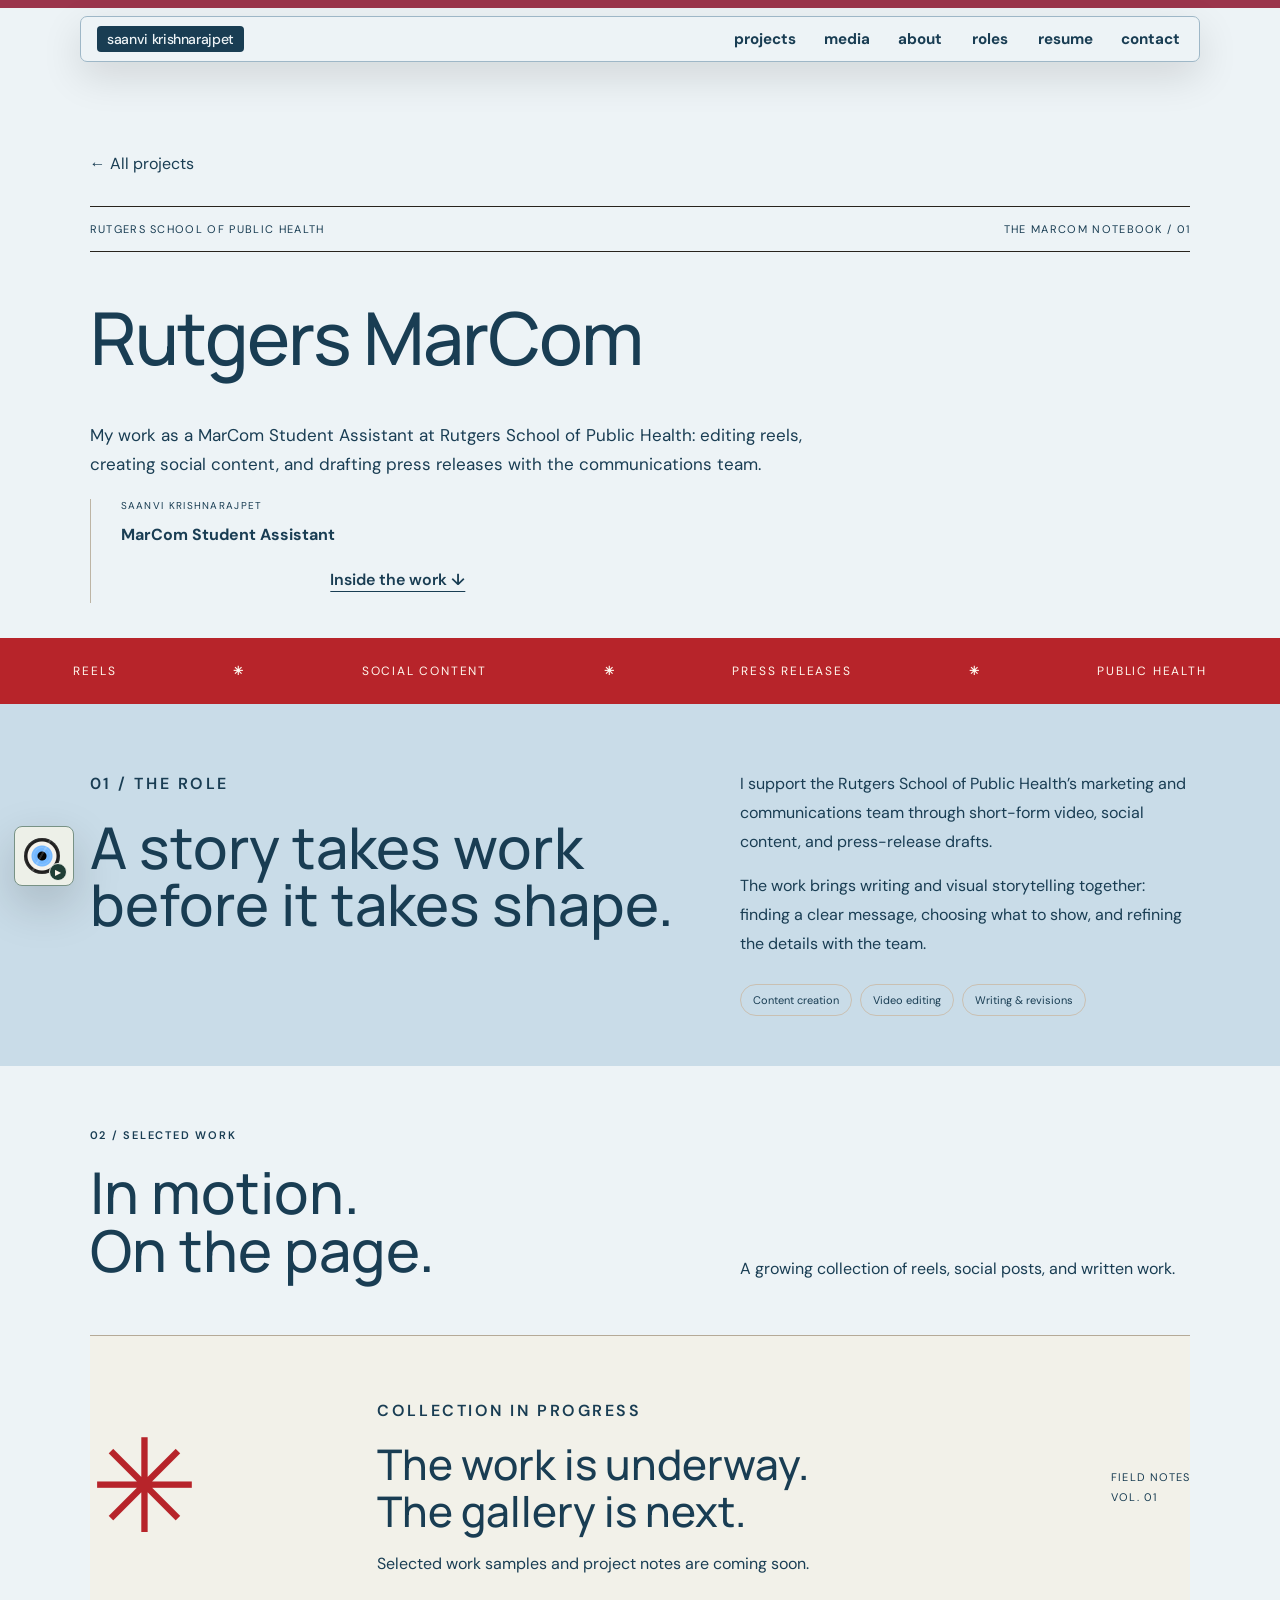
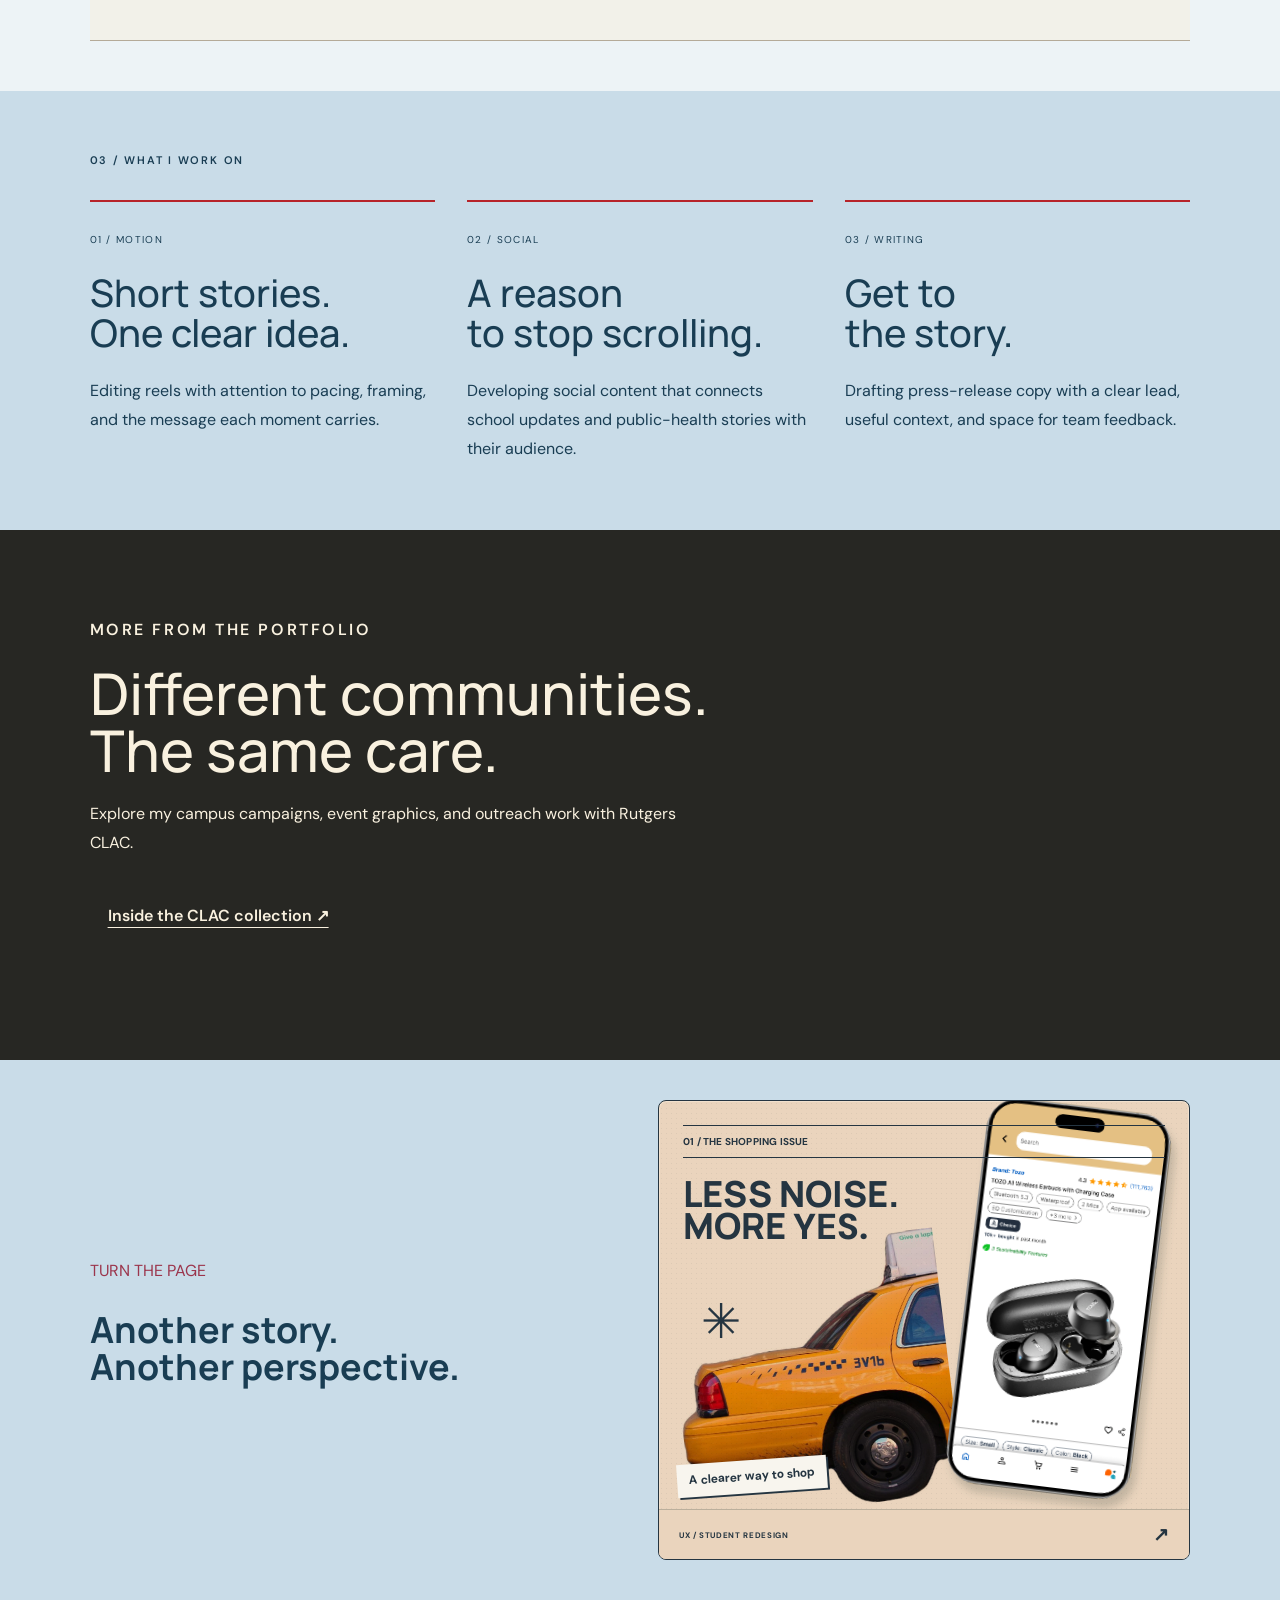
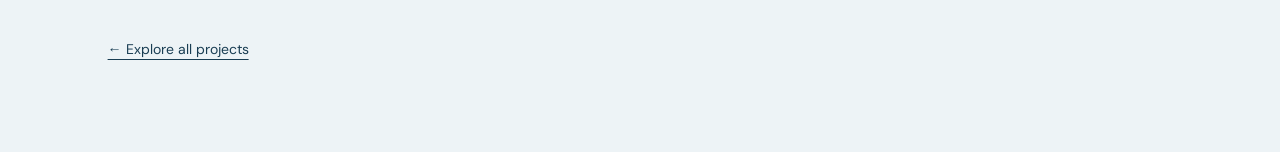
<file: projects/marcom.html>
<!doctype html><html lang="en"><head><meta charset="utf-8"><meta name="viewport" content="width=device-width, initial-scale=1"><title>Public Health, in the Making | Saanvi Krishnarajpet</title><meta name="description" content="Saanvi’s marketing and communications work at Rutgers School of Public Health: reels, social content, and writing."><link rel="stylesheet" href="../local-fonts.css"><link rel="stylesheet" href="../styles.css?v=refined-integrated"><link rel="stylesheet" href="../portfolio-expansion.css"><link rel="stylesheet" href="../marcom.css"><link rel="stylesheet" href="../typography.css">
<link rel="stylesheet" href="../interface-motion.css">
<link rel="stylesheet" href="../magazine.css">
<link rel="stylesheet" href="../clarity.css?v=funner-portfolio">
<link rel="stylesheet" href="../finish.css?v=consistent-work">
<link rel="stylesheet" href="../integrated-covers.css">
<link rel="stylesheet" href="../editorial-v7.css">
</head><body class="case-page theme-marcom"><main class="site-shell">      <nav class="topbar" aria-label="Primary navigation">
        <a class="brand" href="../index.html#home" aria-label="Saanvi Krishnarajpet home">saanvi krishnarajpet</a>
        <button class="menu-toggle" type="button" aria-label="Toggle navigation" aria-expanded="false">
          <span></span>
          <span></span>
          <span></span>
        </button>
        <div class="nav-links">
          <a href="../index.html#projects">projects</a>
          <a href="../index.html#media">media</a>
          <a href="../index.html#about">about</a>
          <a href="../index.html#roles">roles</a>
          <a href="../assets/saanvi-krishnarajpet-resume-nov-2026.pdf">resume</a>
          <a href="../index.html#contact">contact</a>
        </div>
      </nav>


<header class="mc-hero">
<a class="editorial-back" href="../index.html#projects">← All projects</a>
<div class="mc-masthead"><span>RUTGERS SCHOOL OF PUBLIC HEALTH</span><span>THE MARCOM NOTEBOOK / 01</span></div>
<p class="mc-kicker">CONTENT. COMMUNICATION. COMMUNITY.</p>
<h1>Rutgers MarCom</h1><p class="project-summary">My work as a MarCom Student Assistant at Rutgers School of Public Health: editing reels, creating social content, and drafting press releases with the communications team.</p>
<div class="mc-deck"><p>Making space for the people, ideas, and everyday moments behind public health.</p><div><span>SAANVI KRISHNARAJPET</span><strong>MarCom Student Assistant</strong><a href="#selected-work">Inside the work ↓</a></div></div>
</header>
<div class="mc-ticker" aria-hidden="true"><span>REELS</span><b>✳</b><span>SOCIAL CONTENT</span><b>✳</b><span>PRESS RELEASES</span><b>✳</b><span>PUBLIC HEALTH</span></div>
<section class="mc-intro"><div><p class="mc-kicker">01 / THE ROLE</p><h2>A story takes work<br>before it takes shape.</h2></div><div><p>I support the Rutgers School of Public Health’s marketing and communications team through short-form video, social content, and press-release drafts.</p><p>The work brings writing and visual storytelling together: finding a clear message, choosing what to show, and refining the details with the team.</p><div class="mc-role-tags"><span>Content creation</span><span>Video editing</span><span>Writing & revisions</span></div></div></section>
<section class="mc-work" id="selected-work"><div class="mc-section-heading"><div><p class="mc-kicker">02 / SELECTED WORK</p><h2>In motion.<br>On the page.</h2></div><p>A growing collection of reels, social posts, and written work.</p></div>
<div id="marcom-gallery" class="mc-gallery"></div>
<div id="marcom-pending" class="mc-pending"><span class="mc-pending-mark" aria-hidden="true">✳</span><div><p class="mc-kicker">COLLECTION IN PROGRESS</p><h3>The work is underway.<br>The gallery is next.</h3><p>Selected work samples and project notes are coming soon.</p></div><span class="mc-edition">FIELD NOTES<br>VOL. 01</span></div>
<noscript><p>Enable JavaScript to view the media collection when work samples are added.</p></noscript>
</section>
<section class="mc-formats"><p class="mc-kicker">03 / WHAT I WORK ON</p><div class="mc-format-grid"><article><span>01 / MOTION</span><h3>Short stories.<br>One clear idea.</h3><p>Editing reels with attention to pacing, framing, and the message each moment carries.</p></article><article><span>02 / SOCIAL</span><h3>A reason<br>to stop scrolling.</h3><p>Developing social content that connects school updates and public-health stories with their audience.</p></article><article><span>03 / WRITING</span><h3>Get to<br>the story.</h3><p>Drafting press-release copy with a clear lead, useful context, and space for team feedback.</p></article></div></section>
<section class="mc-close"><p class="mc-kicker">MORE FROM THE PORTFOLIO</p><h2>Different communities.<br>The same care.</h2><p>Explore my campus campaigns, event graphics, and outreach work with Rutgers CLAC.</p><a href="clac-media.html">Inside the CLAC collection ↗</a></section>
<section class="next-story"><div><p class="eyebrow">TURN THE PAGE</p><h2>Another story.<br>Another perspective.</h2></div><a class="next-cover zine-cover magazine-layout zine-amazon" href="amazon.html" aria-label="Explore Amazon mobile redesign"><div class="zine-issue">01 / THE SHOPPING ISSUE</div><div class="zine-title">Less noise.<br>More <em>yes.</em></div><img class="zine-cutout" src="../assets/editorial/taxi.png" alt="" loading="lazy"><span class="zine-star" aria-hidden="true">✳</span><div class="zine-screen"><img src="../assets/case-studies/amazon-product-detail.png" alt="Amazon mobile redesign work sample" loading="lazy"></div><div class="zine-deck">A clearer way to shop</div><div class="zine-bottom"><span>UX / STUDENT REDESIGN</span><b aria-hidden="true">↗</b></div></a></section>
    <nav class="project-return" aria-label="Project navigation"><a href="../index.html#projects">← Explore all projects</a></nav></main>    <aside class="dj-deck" aria-label="Music controls">
      <audio id="siteTrack" preload="metadata" data-base="../assets/audio/" data-track="4"></audio>
      <button class="dj-hide-toggle" type="button" id="djHideToggle" aria-label="Hide music controls" aria-expanded="true">hide</button>
      <div class="dj-buttons" aria-label="Playlist controls">
        <button class="track-arrow" type="button" id="prevTrack" aria-label="Previous song">‹</button>
        <button class="vinyl-button" type="button" id="vinylToggle" aria-pressed="false" aria-label="Play music">
          <span class="vinyl-disc" aria-hidden="true"><span></span></span>
        </button>
        <button class="track-arrow" type="button" id="nextTrack" aria-label="Next song">›</button>
      </div>
      <div class="dj-controls">
        <div>
          <p>now spinning</p>
          <strong id="trackTitle">El Rincon Caliente</strong>
          <div class="artist-marquee" aria-label="Artist"><span id="trackArtist">Manuel Guajiro Mirabal</span></div>
          <span id="trackStatus">tap vinyl to play</span>
        </div>
        <label>volume<input type="range" id="volumeControl" min="0" max="1" step="0.01" value="0.18"></label>
        <label>bass<input type="range" id="bassControl" min="-14" max="18" step="1" value="0"></label>
      </div>
    </aside>
    <script src="../script.js"></script>
  <script src="../marcom-content.js"></script><script src="../marcom-media.js"></script><script src="../portfolio-enhancements.js?v=2"></script>
</body>
</html>
</file>
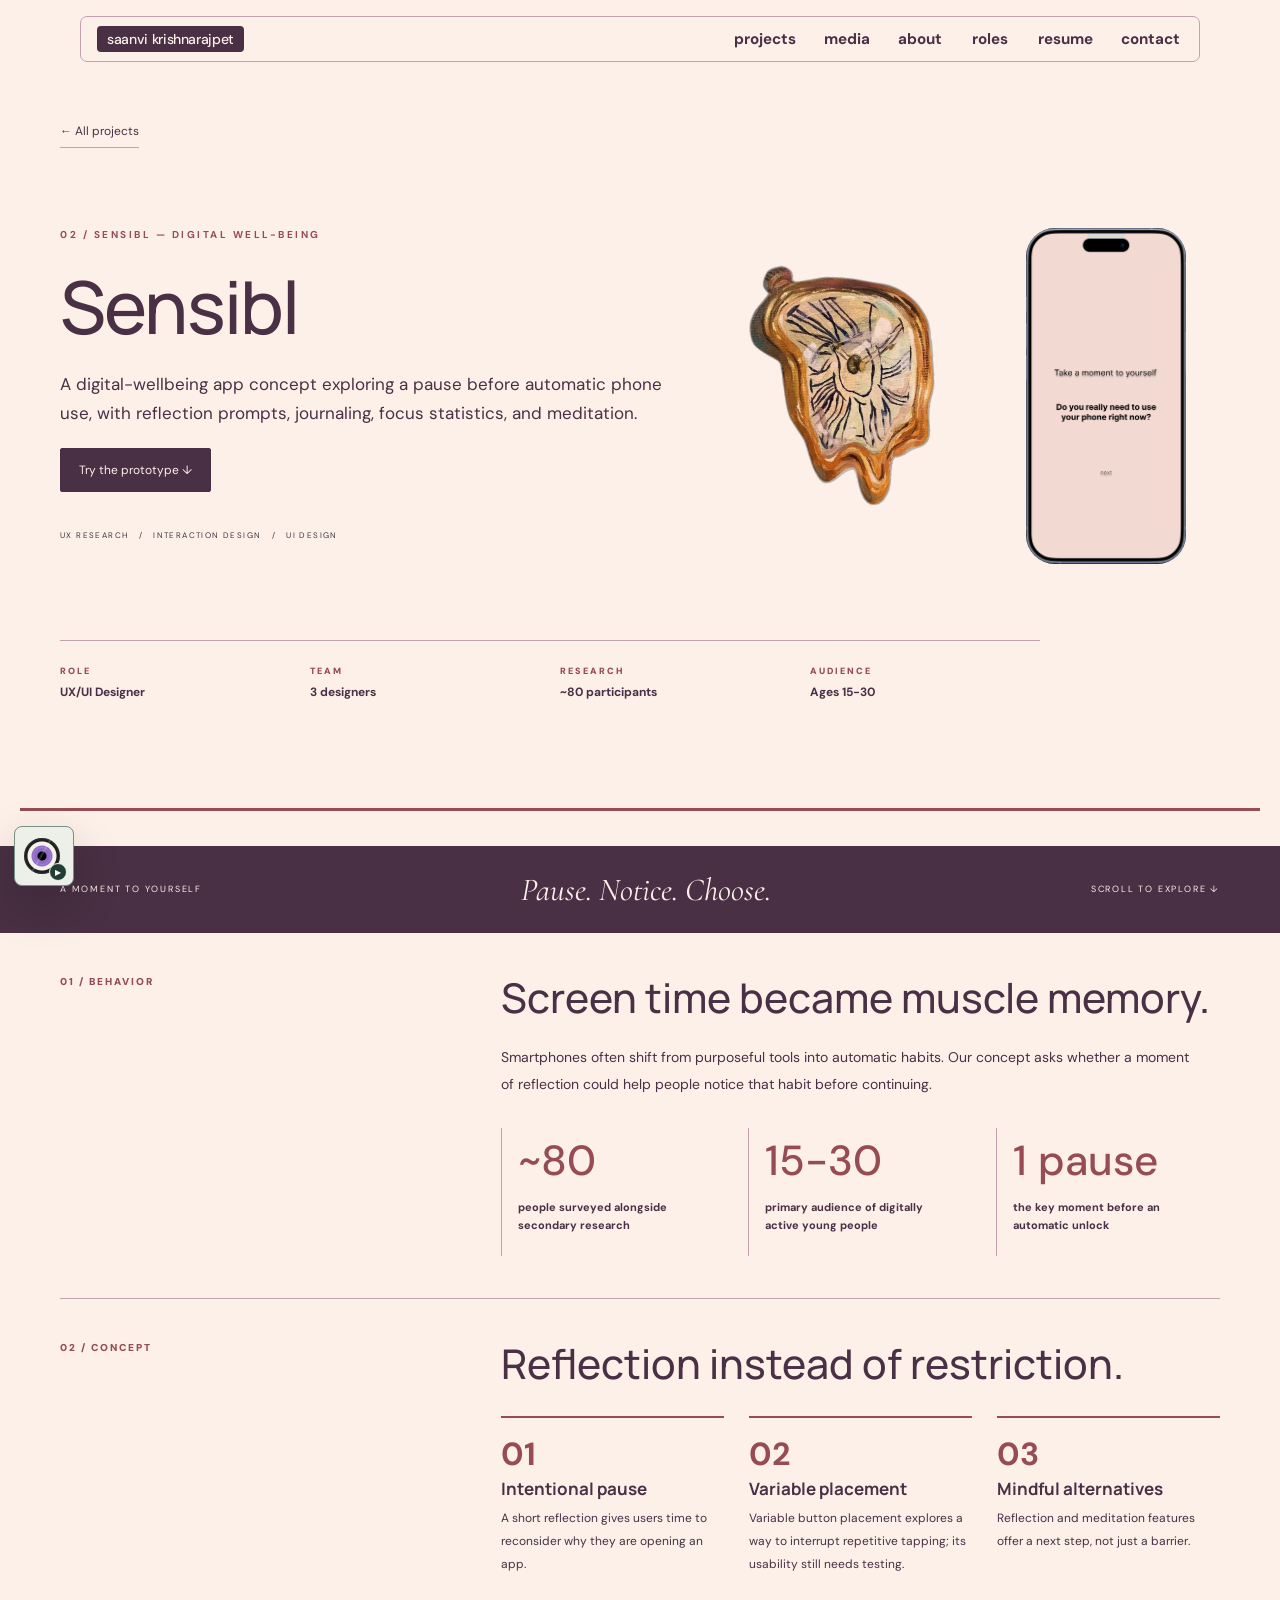
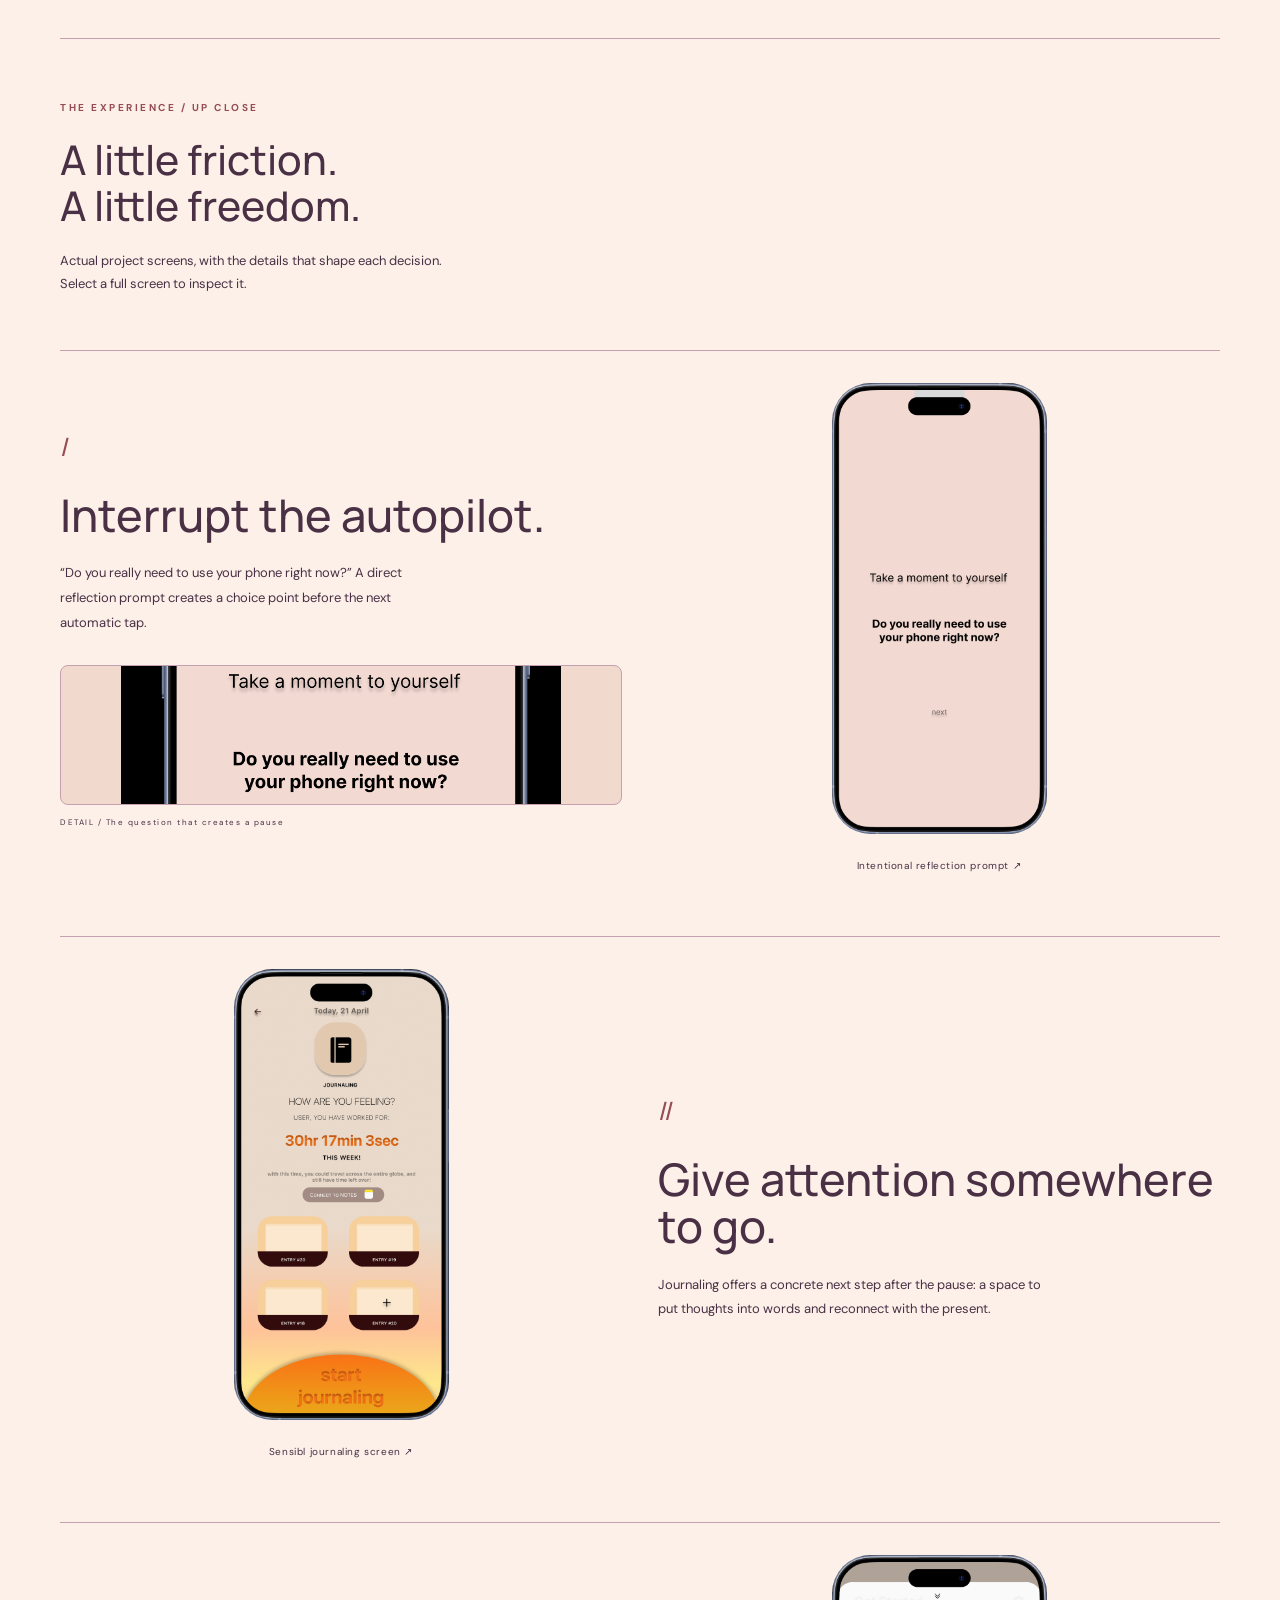
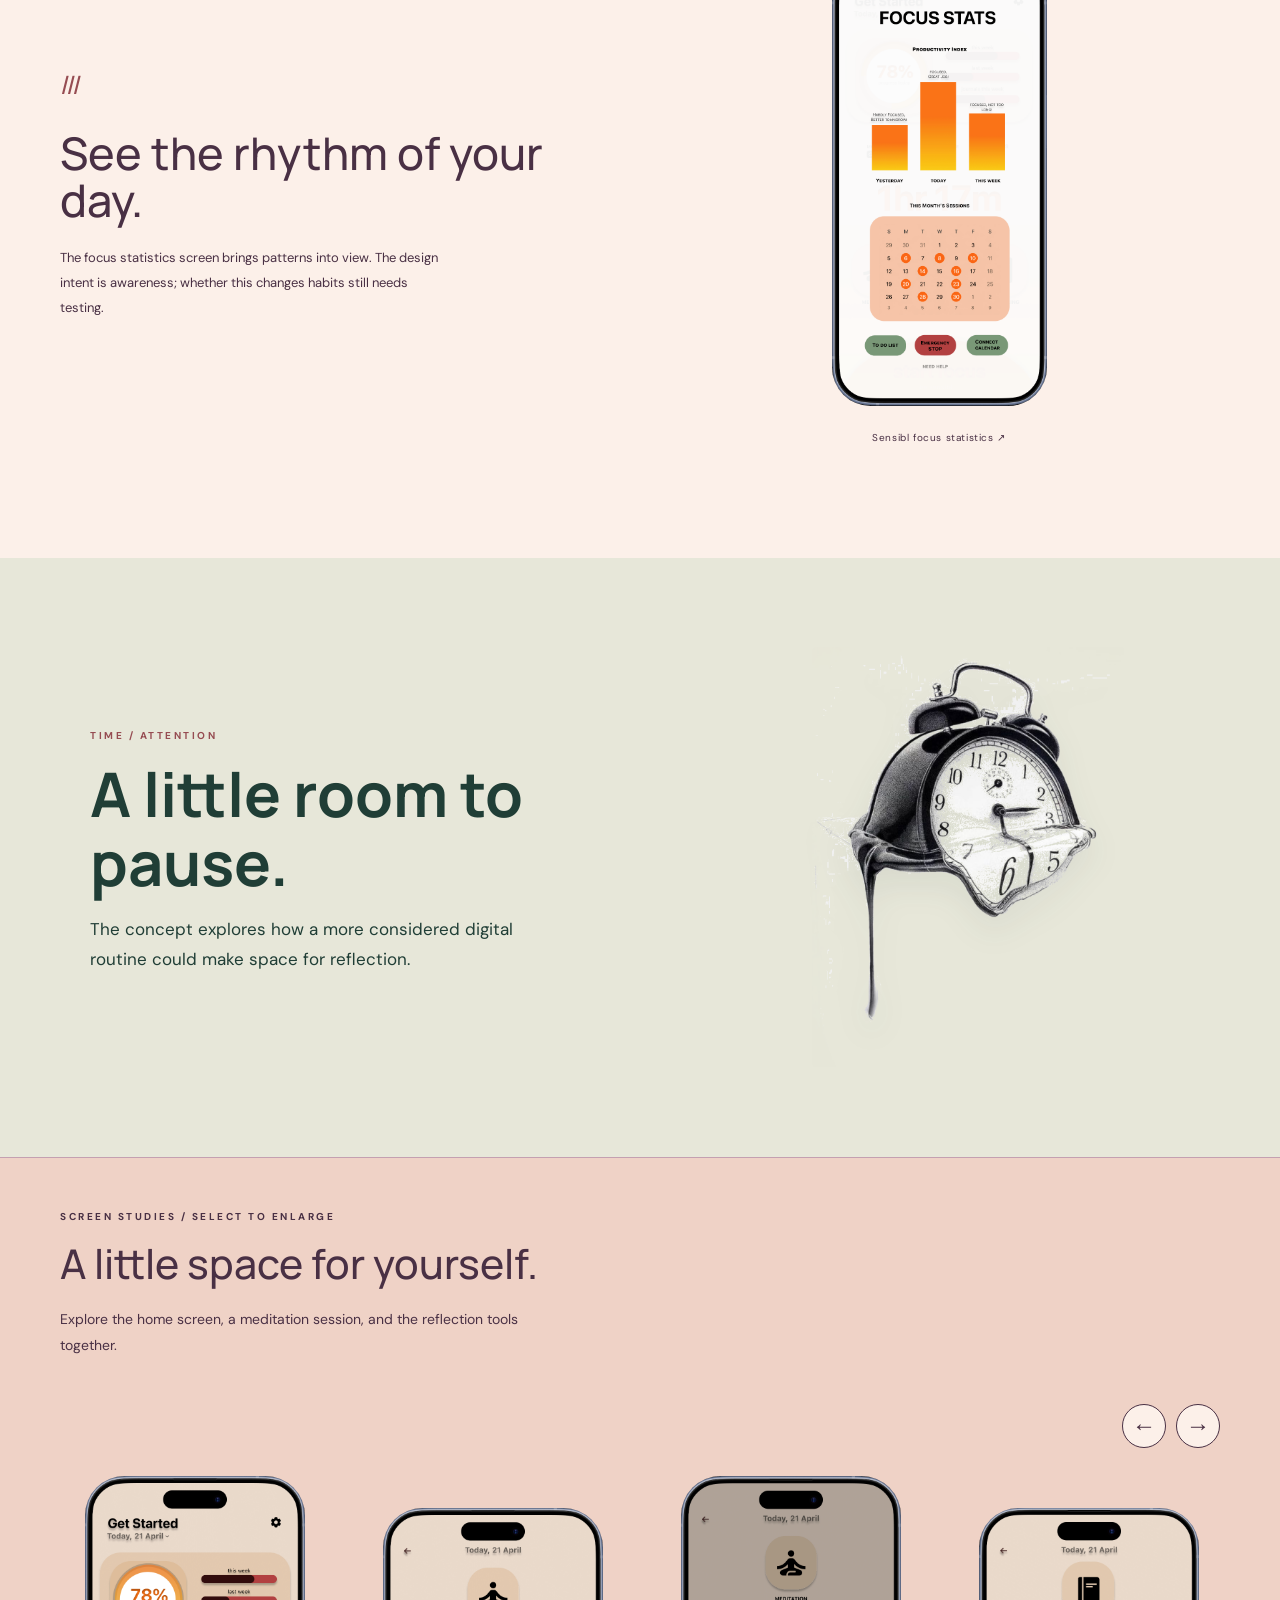
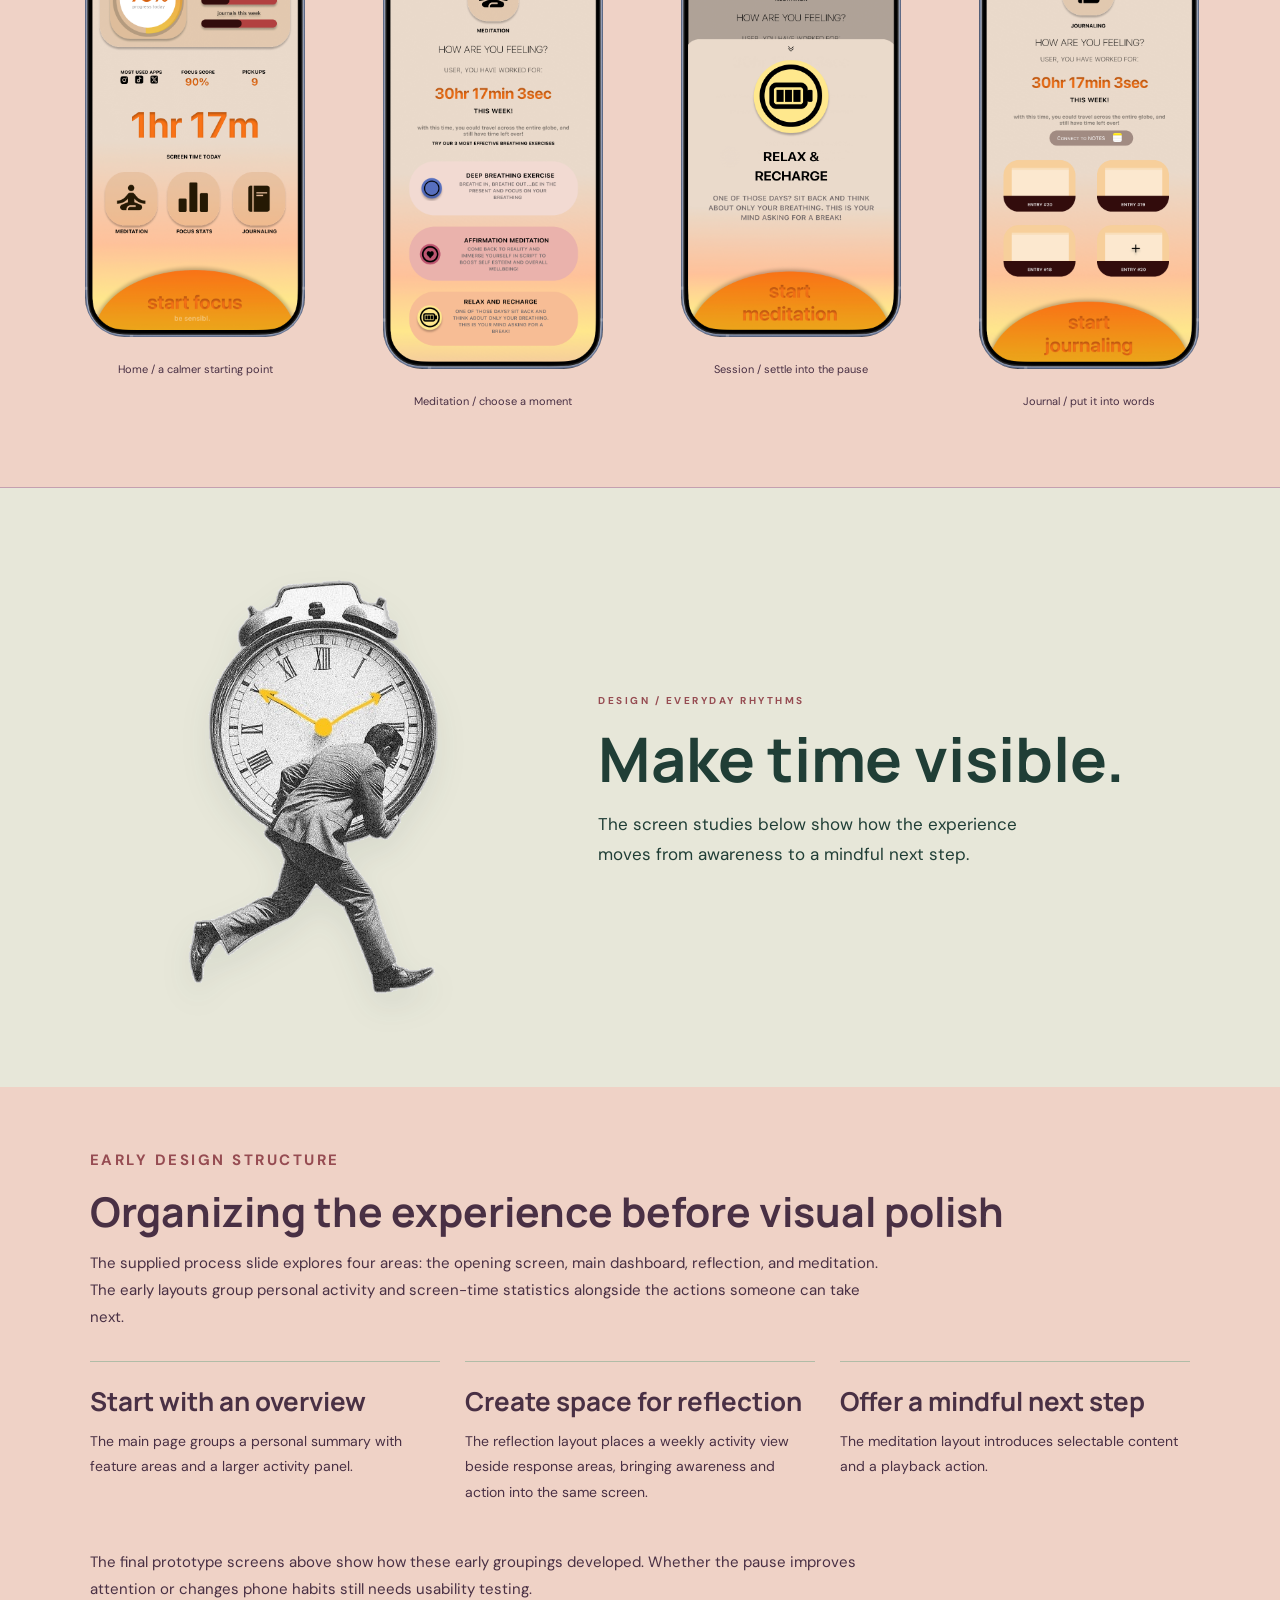
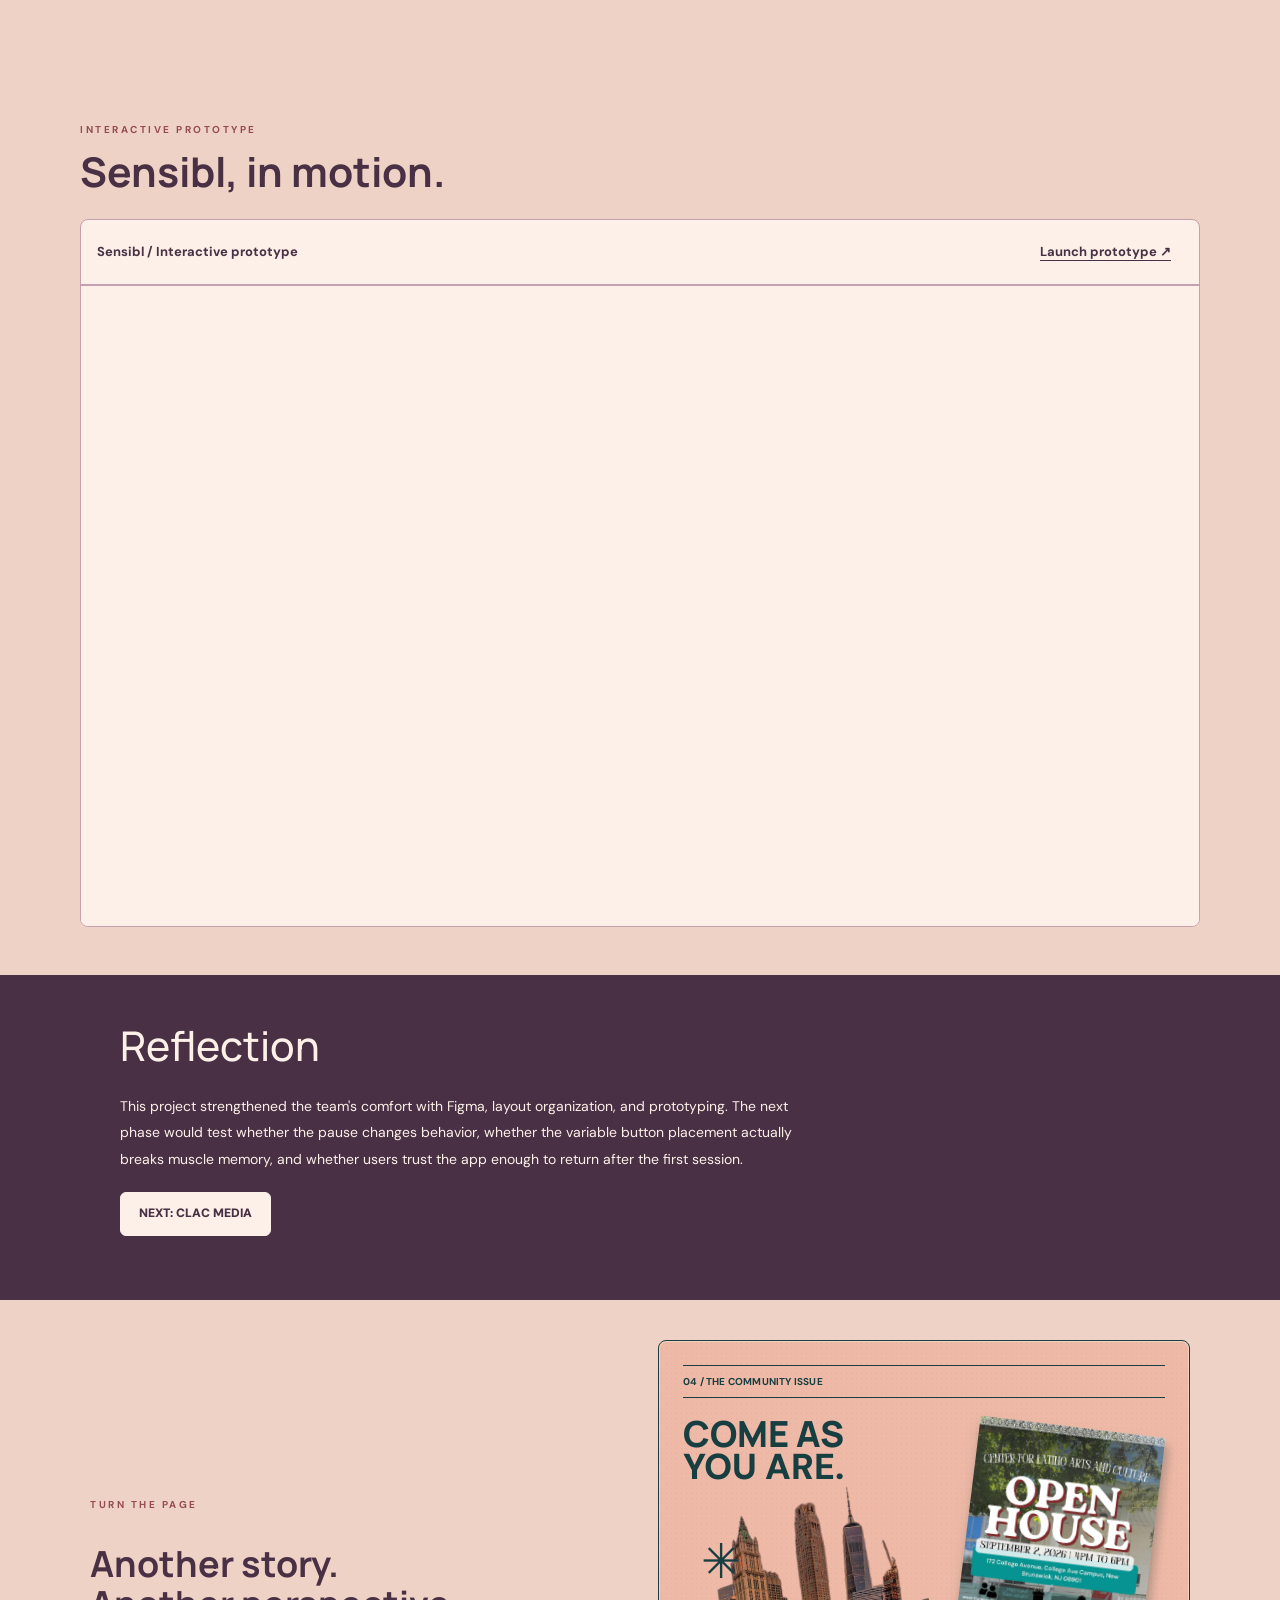
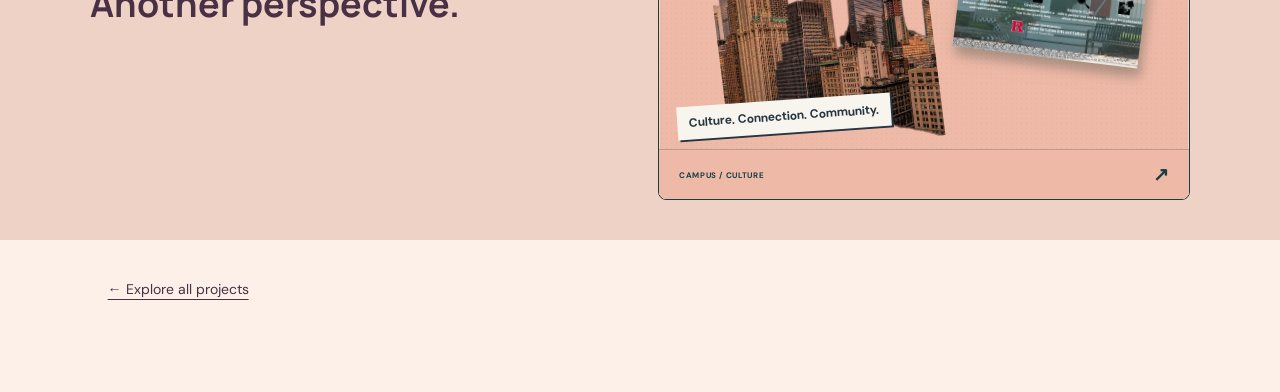
<file: projects/sensibl.html>
<!doctype html>
<html lang="en">
  <head>
    <meta charset="utf-8">
    <meta name="viewport" content="width=device-width, initial-scale=1">
    <link rel="stylesheet" href="../local-fonts.css">
    <title>Sensibl | Saanvi Krishnarajpet</title>
    <link rel="stylesheet" href="../styles.css?v=refined-integrated">
      <link rel="stylesheet" href="../case-themes.css?v=2">
  <link rel="stylesheet" href="../portfolio-expansion.css?v=2">
<link rel="stylesheet" href="../typography.css">
<link rel="stylesheet" href="../interface-motion.css">
<link rel="stylesheet" href="../magazine.css">
<link rel="stylesheet" href="../clarity.css?v=funner-portfolio">
<link rel="stylesheet" href="../finish.css?v=consistent-work">
<link rel="stylesheet" href="../integrated-covers.css">
<link rel="stylesheet" href="../editorial-v7.css">
<link rel="stylesheet" href="../prototype-embeds.css">
<link rel="stylesheet" href="../layout-polish.css">
</head>
  <body class="case-page themed-case theme-sensibl">
    <div class="cursor-light" aria-hidden="true"></div>
    <main class="site-shell">
      <nav class="topbar" aria-label="Primary navigation">
        <a class="brand" href="../index.html#home" aria-label="Saanvi Krishnarajpet home">saanvi krishnarajpet</a>
        <button class="menu-toggle" type="button" aria-label="Toggle navigation" aria-expanded="false">
          <span></span>
          <span></span>
          <span></span>
        </button>
        <div class="nav-links">
          <a href="../index.html#projects">projects</a>
          <a href="../index.html#media">media</a>
          <a href="../index.html#about">about</a>
          <a href="../index.html#roles">roles</a>
          <a href="../assets/saanvi-krishnarajpet-resume-nov-2026.pdf">resume</a>
          <a href="../index.html#contact">contact</a>
        </div>
      </nav>

      <header class="editorial-hero"><a class="editorial-back" href="../index.html#projects">← All projects</a><div class="editorial-grid"><div class="editorial-copy"><p class="eyebrow">02 / SENSIBL — DIGITAL WELL-BEING</p><h1>Sensibl</h1><p class="project-summary">A digital-wellbeing app concept exploring a pause before automatic phone use, with reflection prompts, journaling, focus statistics, and meditation.</p><a class="editorial-button" href="#prototype">Try the prototype &#8595;</a><p class="editorial-footnote">UX RESEARCH &nbsp; / &nbsp; INTERACTION DESIGN &nbsp; / &nbsp; UI DESIGN</p></div><div class="editorial-art"><img class="theme-art" src="../assets/themes/melting-clock.png" alt="Surreal melting clock illustration"><img class="hero-screen" src="../assets/sensibl-hifi/reflection-prompt.png" alt="Sensibl reflection prompt screen"><span class="art-caption">Your time deserves your attention.</span></div></div><div class="case-facts" aria-label="Project details">
          <span><strong>Role</strong>UX/UI Designer</span>
          <span><strong>Team</strong>3 designers</span>
          <span><strong>Research</strong>~80 participants</span>
          <span><strong>Audience</strong>Ages 15-30</span>
        </div></header>

      <div class="editorial-ribbon"><span>A MOMENT TO YOURSELF</span><span>Pause. Notice. Choose.</span><span>SCROLL TO EXPLORE ↓</span></div>

      <section class="case-story-section">
        <div class="case-story-label">01 / behavior</div>
        <div>
          <h2>Screen time became muscle memory.</h2>
          <p>Smartphones often shift from purposeful tools into automatic habits. Our concept asks whether a moment of reflection could help people notice that habit before continuing.</p>
          <div class="stat-row">
            <span><strong>~80</strong>people surveyed alongside secondary research</span>
            <span><strong>15-30</strong>primary audience of digitally active young people</span>
            <span><strong>1 pause</strong>the key moment before an automatic unlock</span>
          </div>
        </div>
      </section>

      <section class="case-story-section dark-case">
        <div class="case-story-label">02 / concept</div>
        <div>
          <h2>Reflection instead of restriction.</h2>
          <div class="insight-grid">
            <article><strong>01</strong><h3>Intentional pause</h3><p>A short reflection gives users time to reconsider why they are opening an app.</p></article>
            <article><strong>02</strong><h3>Variable placement</h3><p>Variable button placement explores a way to interrupt repetitive tapping; its usability still needs testing.</p></article>
            <article><strong>03</strong><h3>Mindful alternatives</h3><p>Reflection and meditation features offer a next step, not just a barrier.</p></article>
          </div>
        </div>
      </section>

      

      <section class="product-walkthrough" aria-label="Prototype walkthrough"><div class="walkthrough-heading"><p class="eyebrow">THE EXPERIENCE / UP CLOSE</p><h2>A little friction.<br>A little freedom.</h2><p>Actual project screens, with the details that shape each decision. Select a full screen to inspect it.</p></div><article class="feature-spread"><div class="feature-copy"><span class="chapter-number">I</span><h3>Interrupt the autopilot.</h3><p>“Do you really need to use your phone right now?” A direct reflection prompt creates a choice point before the next automatic tap.</p><figure class="screen-detail detail-pause"><div class="detail-viewport"><img src="../assets/sensibl-hifi/reflection-prompt.png" alt="Close-up: Intentional reflection prompt" loading="lazy"></div><figcaption>DETAIL / The question that creates a pause</figcaption></figure></div><figure class="feature-phone"><a href="../assets/sensibl-hifi/reflection-prompt.png" target="_blank" rel="noopener noreferrer" aria-label="Open full-size Intentional reflection prompt"><img src="../assets/sensibl-hifi/reflection-prompt.png" alt="Intentional reflection prompt" loading="lazy"></a><figcaption>Intentional reflection prompt ↗</figcaption></figure></article><article class="feature-spread"><div class="feature-copy"><span class="chapter-number">II</span><h3>Give attention somewhere to go.</h3><p>Journaling offers a concrete next step after the pause: a space to put thoughts into words and reconnect with the present.</p></div><figure class="feature-phone"><a href="../assets/sensibl-hifi/journaling.png" target="_blank" rel="noopener noreferrer" aria-label="Open full-size Sensibl journaling screen"><img src="../assets/sensibl-hifi/journaling.png" alt="Sensibl journaling screen" loading="lazy"></a><figcaption>Sensibl journaling screen ↗</figcaption></figure></article><article class="feature-spread"><div class="feature-copy"><span class="chapter-number">III</span><h3>See the rhythm of your day.</h3><p>The focus statistics screen brings patterns into view. The design intent is awareness; whether this changes habits still needs testing.</p></div><figure class="feature-phone"><a href="../assets/sensibl-hifi/focus-stats.png" target="_blank" rel="noopener noreferrer" aria-label="Open full-size Sensibl focus statistics"><img src="../assets/sensibl-hifi/focus-stats.png" alt="Sensibl focus statistics" loading="lazy"></a><figcaption>Sensibl focus statistics ↗</figcaption></figure></article></section>

      <section class="editorial-interlude " aria-label="A little room to pause."><div class="editorial-interlude-copy"><span class="eyebrow">TIME / ATTENTION</span><h2>A little room to pause.</h2><p>The concept explores how a more considered digital routine could make space for reflection.</p></div><img src="../assets/editorial/melting-clock.png" alt="Vintage editorial collage: melting clock" loading="lazy"></section><section class="frame-showcase time-frames"><header><p class="eyebrow">SCREEN STUDIES / SELECT TO ENLARGE</p><h2>A little space for yourself.</h2><p>Explore the home screen, a meditation session, and the reflection tools together.</p></header><div class="frame-rail"><figure class="device-card"><a class="zoom-image" href="../assets/sensibl-hifi/home-dashboard.png" data-zoom><img src="../assets/sensibl-hifi/home-dashboard.png" alt="Home / a calmer starting point" loading="lazy"></a><figcaption>Home / a calmer starting point</figcaption></figure><figure class="device-card"><a class="zoom-image" href="../assets/sensibl-hifi/meditation-library.png" data-zoom><img src="../assets/sensibl-hifi/meditation-library.png" alt="Meditation / choose a moment" loading="lazy"></a><figcaption>Meditation / choose a moment</figcaption></figure><figure class="device-card"><a class="zoom-image" href="../assets/sensibl-hifi/meditation-detail.png" data-zoom><img src="../assets/sensibl-hifi/meditation-detail.png" alt="Session / settle into the pause" loading="lazy"></a><figcaption>Session / settle into the pause</figcaption></figure><figure class="device-card"><a class="zoom-image" href="../assets/sensibl-hifi/journaling.png" data-zoom><img src="../assets/sensibl-hifi/journaling.png" alt="Journal / put it into words" loading="lazy"></a><figcaption>Journal / put it into words</figcaption></figure><figure class="device-card"><a class="zoom-image" href="../assets/sensibl-hifi/focus-stats.png" data-zoom><img src="../assets/sensibl-hifi/focus-stats.png" alt="Focus statistics" loading="lazy"></a><figcaption>Focus statistics</figcaption></figure><figure class="device-card"><a class="zoom-image" href="../assets/sensibl-hifi/reflection-prompt.png" data-zoom><img src="../assets/sensibl-hifi/reflection-prompt.png" alt="Reflection prompt" loading="lazy"></a><figcaption>Reflection prompt</figcaption></figure></div></section><section class="editorial-interlude reverse" aria-label="Make time visible."><div class="editorial-interlude-copy"><span class="eyebrow">DESIGN / EVERYDAY RHYTHMS</span><h2>Make time visible.</h2><p>The screen studies below show how the experience moves from awareness to a mindful next step.</p></div><img src="../assets/editorial/clock-runner.png" alt="Vintage editorial collage: clock runner" loading="lazy"></section><section class="written-evidence"><p class="eyebrow">EARLY DESIGN STRUCTURE</p><h2>Organizing the experience before visual polish</h2><p>The supplied process slide explores four areas: the opening screen, main dashboard, reflection, and meditation. The early layouts group personal activity and screen-time statistics alongside the actions someone can take next.</p><div class="evidence-cards"><article><h3>Start with an overview</h3><p>The main page groups a personal summary with feature areas and a larger activity panel.</p></article><article><h3>Create space for reflection</h3><p>The reflection layout places a weekly activity view beside response areas, bringing awareness and action into the same screen.</p></article><article><h3>Offer a mindful next step</h3><p>The meditation layout introduces selectable content and a playback action.</p></article></div><p>The final prototype screens above show how these early groupings developed. Whether the pause improves attention or changes phone habits still needs usability testing.</p></section><section class="interactive-prototype" id="prototype" aria-labelledby="prototype-title"><header><p class="eyebrow">INTERACTIVE PROTOTYPE</p><h2 id="prototype-title">Sensibl, in motion.</h2></header><div class="figma-player">
  <div class="figma-player-toolbar"><span>Sensibl / Interactive prototype</span><a href="https://www.figma.com/proto/8o98Qzfek44XKGyqHHOMQM/SENSIBL.?node-id=258-163&amp;starting-point-node-id=231%3A170" target="_blank" rel="noopener noreferrer">Launch prototype &#8599;</a></div>
  <div class="figma-embedded-option">
  <iframe title="Sensibl interactive Figma prototype" src="https://www.figma.com/embed?embed_host=share&amp;url=https%3A%2F%2Fwww.figma.com%2Fproto%2F8o98Qzfek44XKGyqHHOMQM%2FSENSIBL.%3Fnode-id%3D258-163%26starting-point-node-id%3D231%253A170%26scaling%3Dscale-down%26content-scaling%3Dfixed" width="100%" height="640" loading="lazy" allow="fullscreen; storage-access" allowfullscreen></iframe>
  </div>
</div></section>
<section class="reflection-panel">
        <h2>Reflection</h2>
        <p>This project strengthened the team's comfort with Figma, layout organization, and prototyping. The next phase would test whether the pause changes behavior, whether the variable button placement actually breaks muscle memory, and whether users trust the app enough to return after the first session.</p>
        <a href="clac-media.html">next: CLAC Media</a>
      </section>
    <section class="next-story"><div><p class="eyebrow">TURN THE PAGE</p><h2>Another story.<br>Another perspective.</h2></div><a class="next-cover zine-cover magazine-layout zine-clac" href="clac-media.html" aria-label="Explore CLAC communications and outreach"><div class="zine-issue">04 / THE COMMUNITY ISSUE</div><div class="zine-title">Come as<br><em>you are.</em></div><img class="zine-cutout" src="../assets/editorial/skyline.png" alt="" loading="lazy"><span class="zine-star" aria-hidden="true">✳</span><div class="zine-screen"><img src="../assets/media/clac-open-house.jpg" alt="CLAC communications and outreach work sample" loading="lazy"></div><div class="zine-deck">Culture. Connection. Community.</div><div class="zine-bottom"><span>CAMPUS / CULTURE</span><b aria-hidden="true">↗</b></div></a></section>
    <nav class="project-return" aria-label="Project navigation"><a href="../index.html#projects">← Explore all projects</a></nav></main>
    <aside class="dj-deck" aria-label="Music controls">
      <audio id="siteTrack" preload="metadata" data-base="../assets/audio/" data-track="3"></audio>
      <button class="dj-hide-toggle" type="button" id="djHideToggle" aria-label="Hide music controls" aria-expanded="true">hide</button>
      <div class="dj-buttons" aria-label="Playlist controls">
        <button class="track-arrow" type="button" id="prevTrack" aria-label="Previous song">‹</button>
        <button class="vinyl-button" type="button" id="vinylToggle" aria-pressed="false" aria-label="Play music">
          <span class="vinyl-disc" aria-hidden="true"><span></span></span>
        </button>
        <button class="track-arrow" type="button" id="nextTrack" aria-label="Next song">›</button>
      </div>
      <div class="dj-controls">
        <div>
          <p>now spinning</p>
          <strong id="trackTitle">Didn't I</strong>
          <div class="artist-marquee" aria-label="Artist"><span id="trackArtist">Darondo</span></div>
          <span id="trackStatus">tap vinyl to play</span>
        </div>
        <label>volume<input type="range" id="volumeControl" min="0" max="1" step="0.01" value="0.18"></label>
        <label>bass<input type="range" id="bassControl" min="-14" max="18" step="1" value="0"></label>
      </div>
    </aside>
    <script src="../script.js"></script>
  <script src="../portfolio-enhancements.js?v=2"></script>
</body>
</html>
</file>
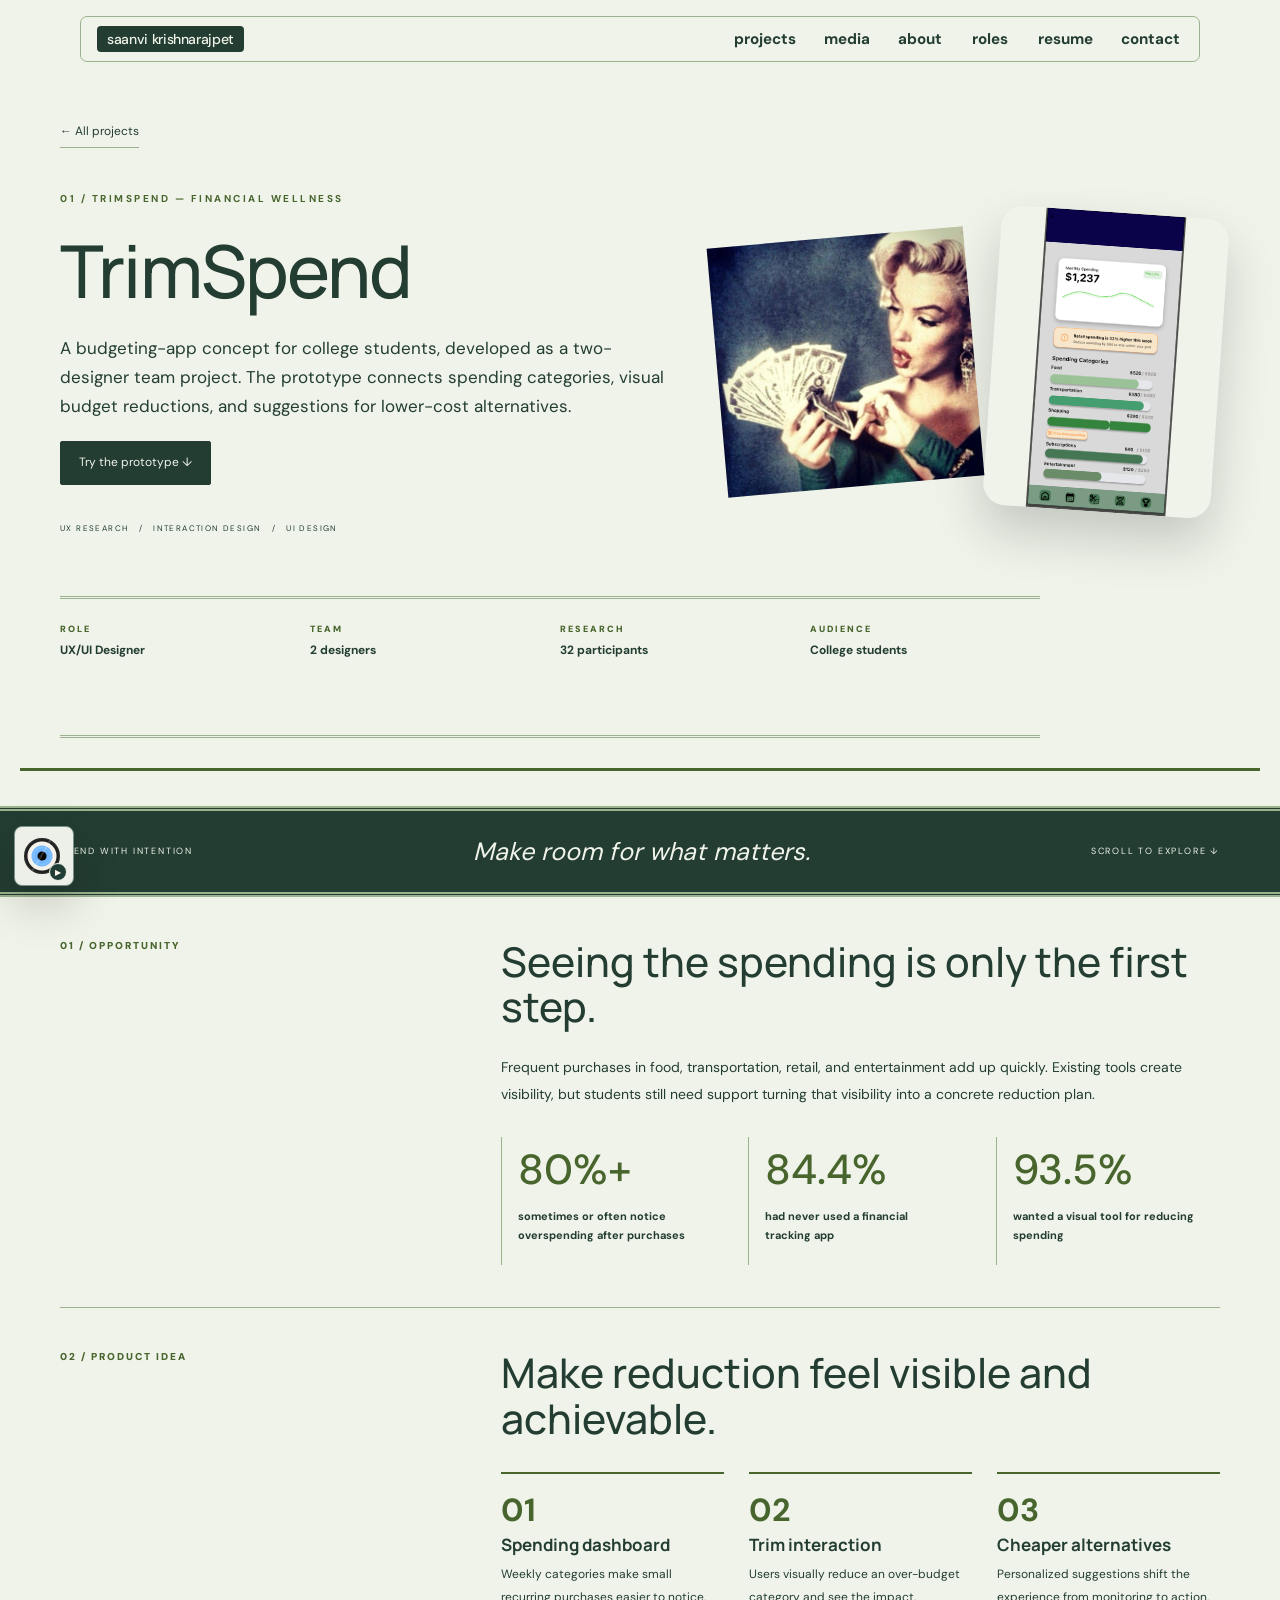
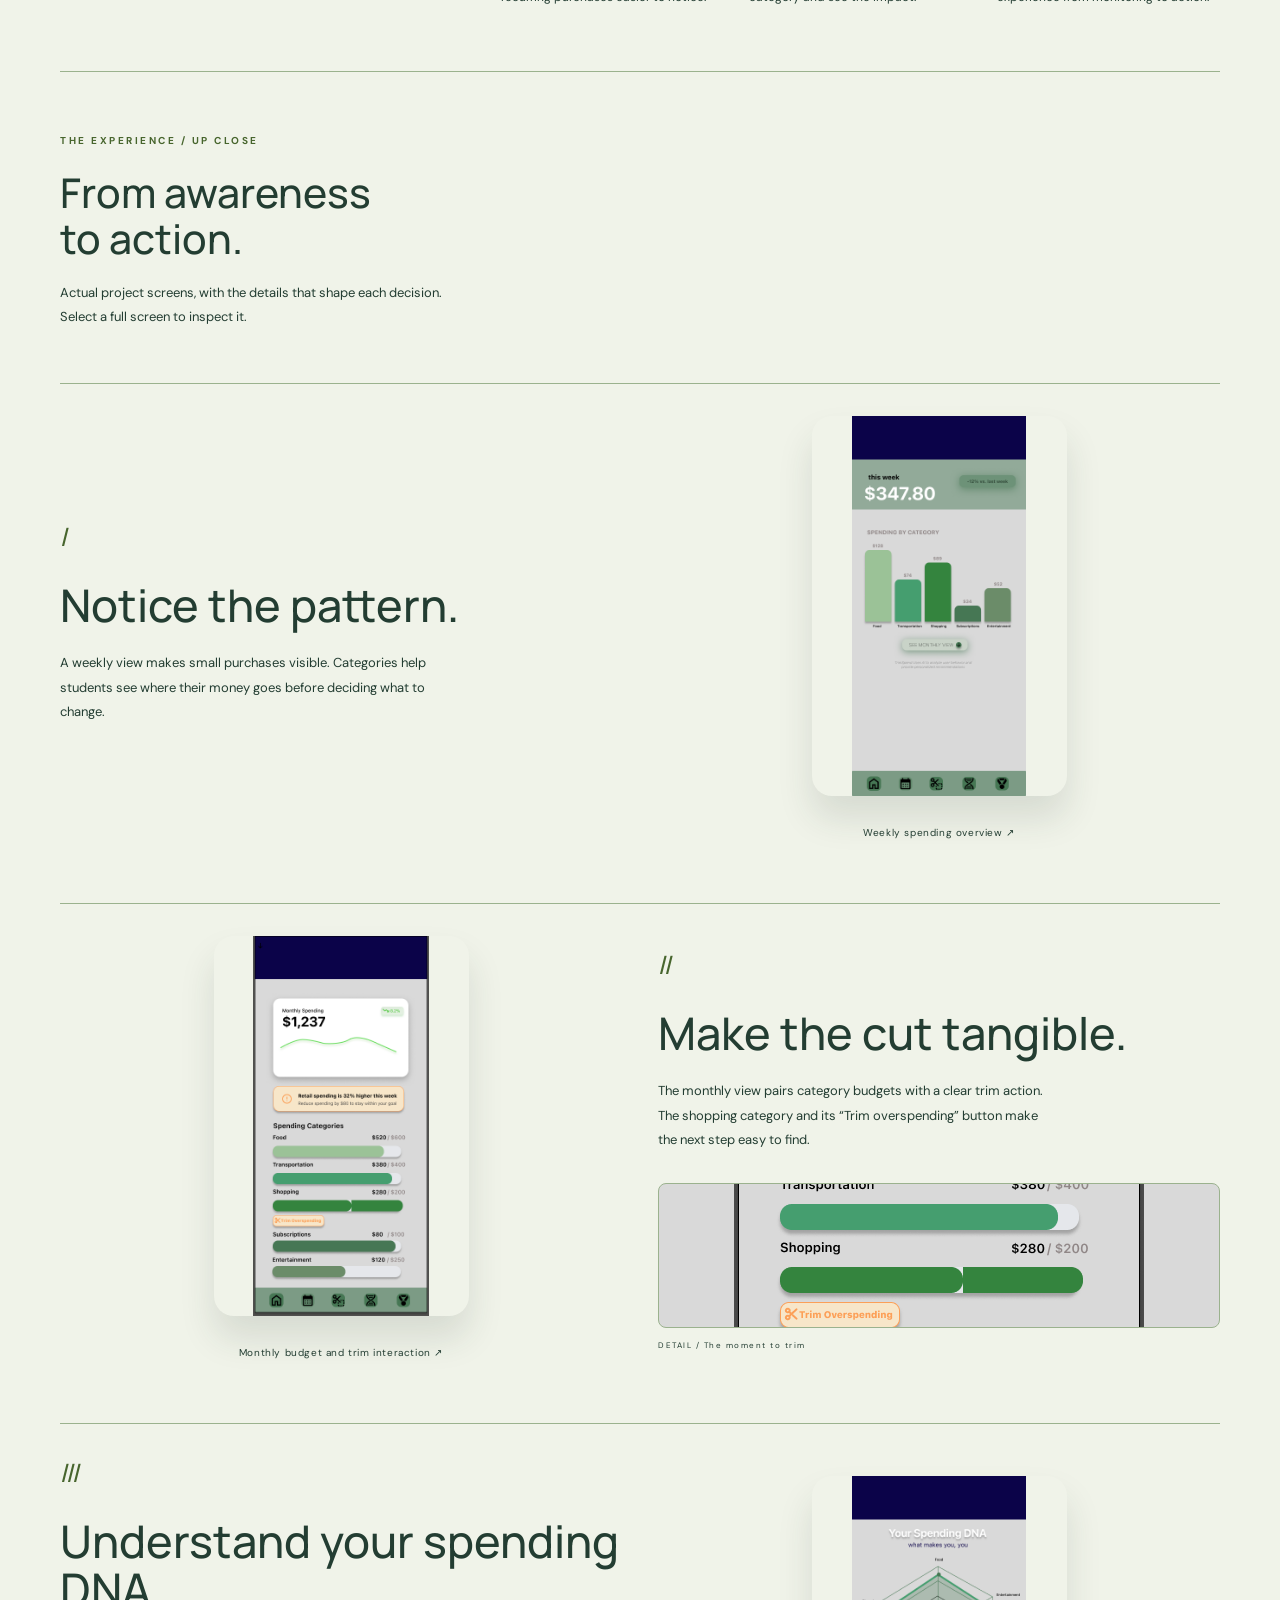
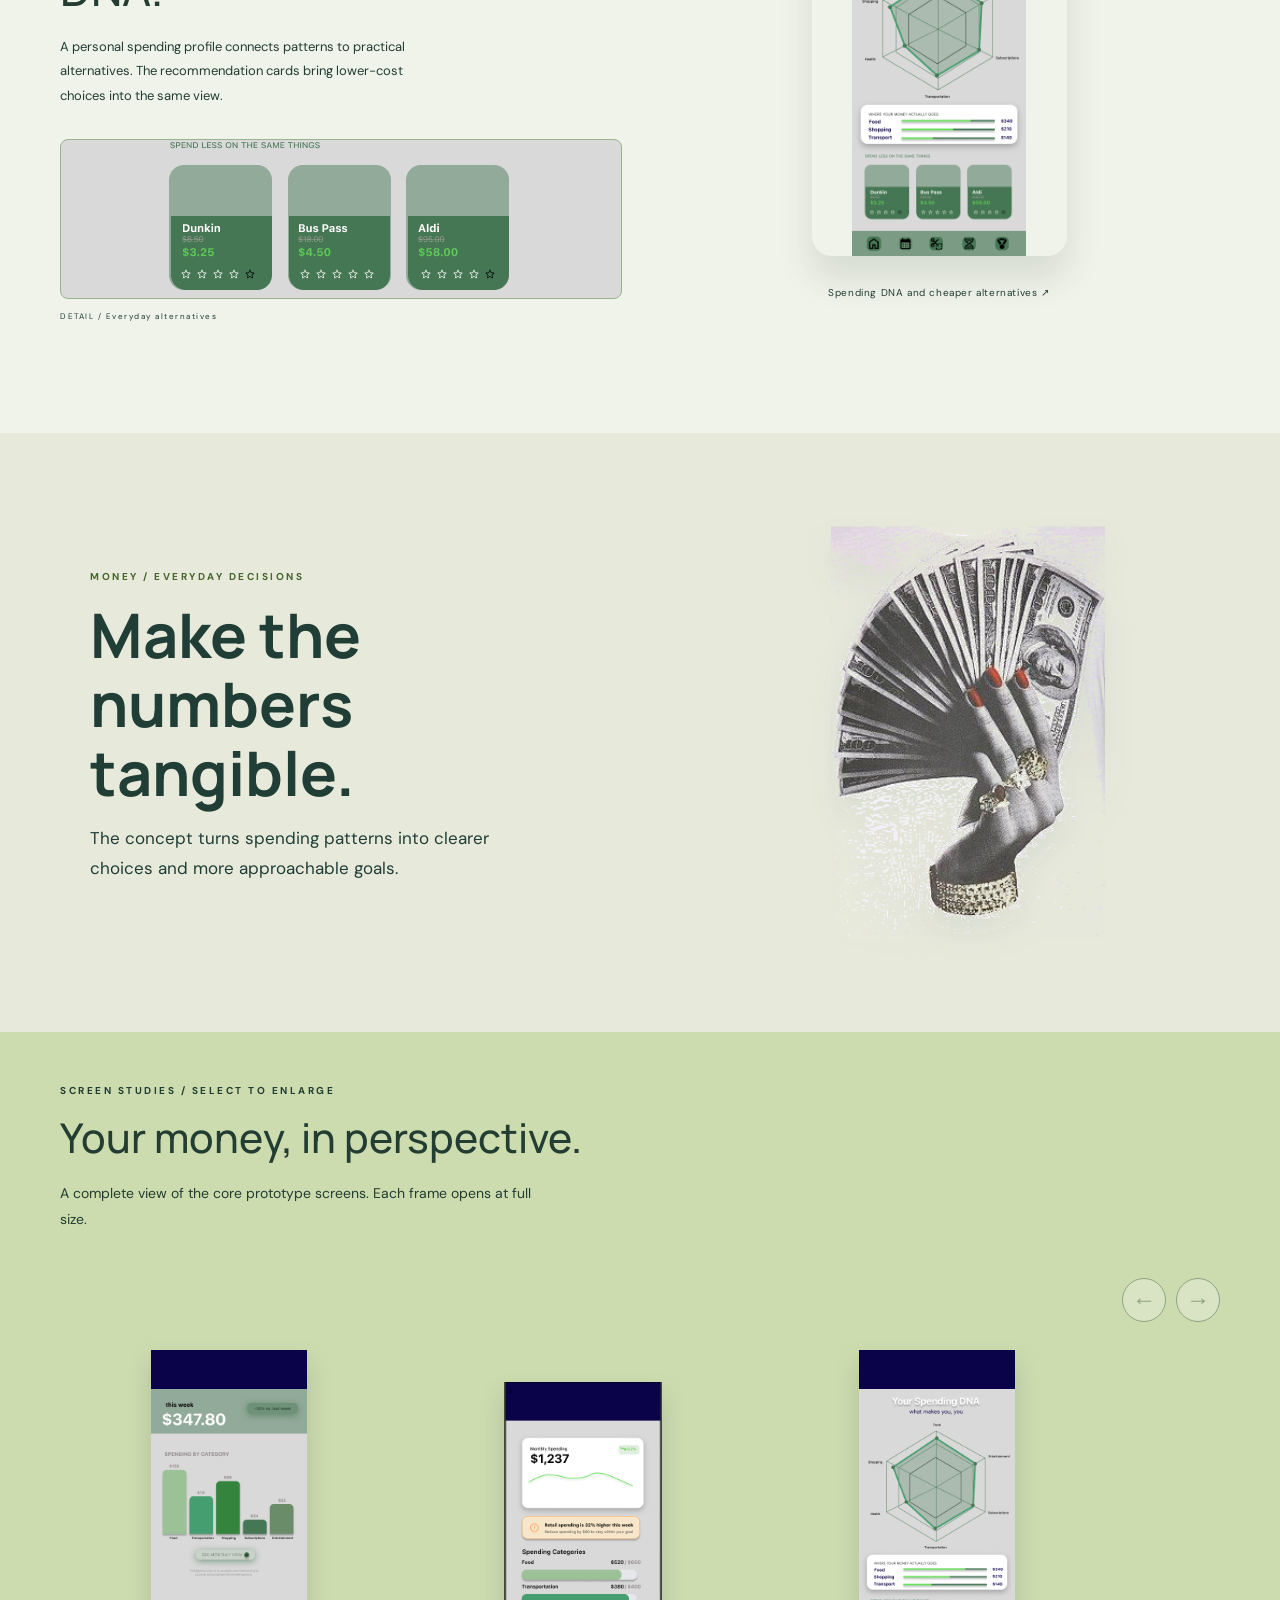
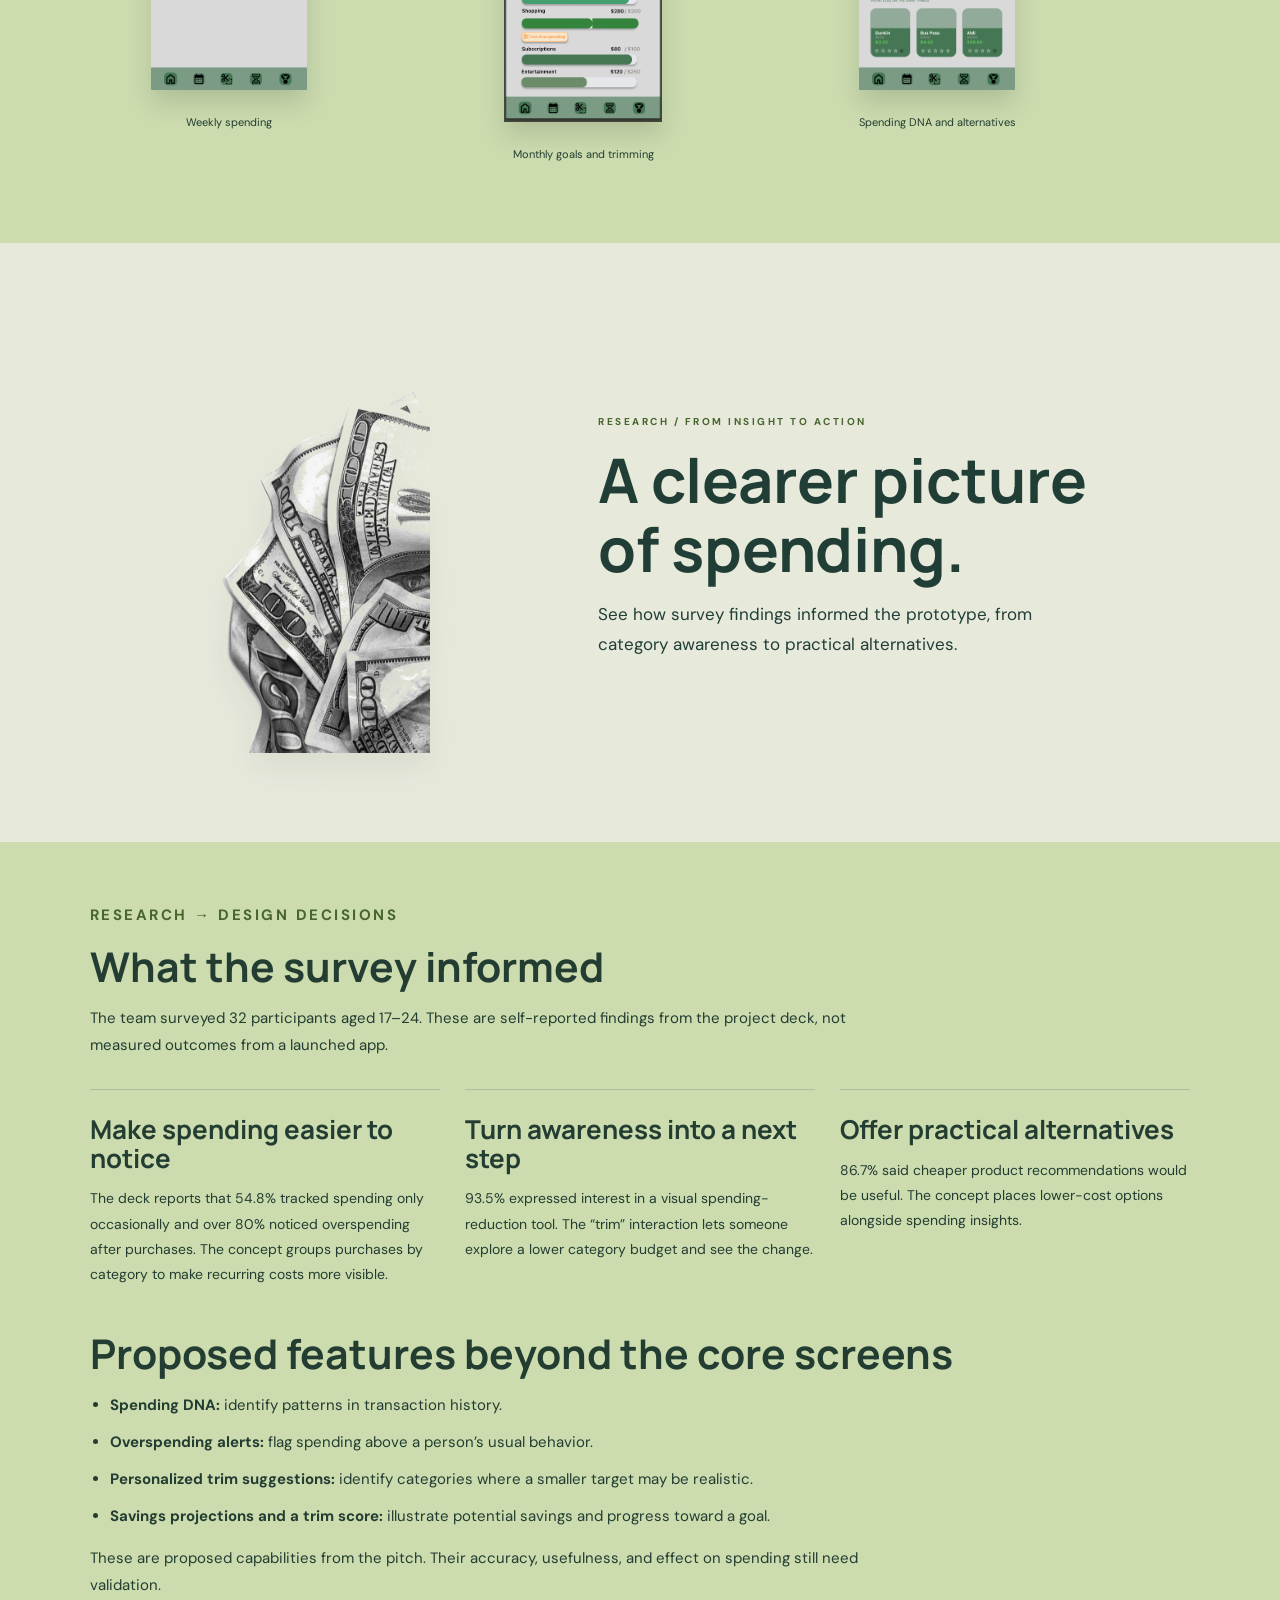
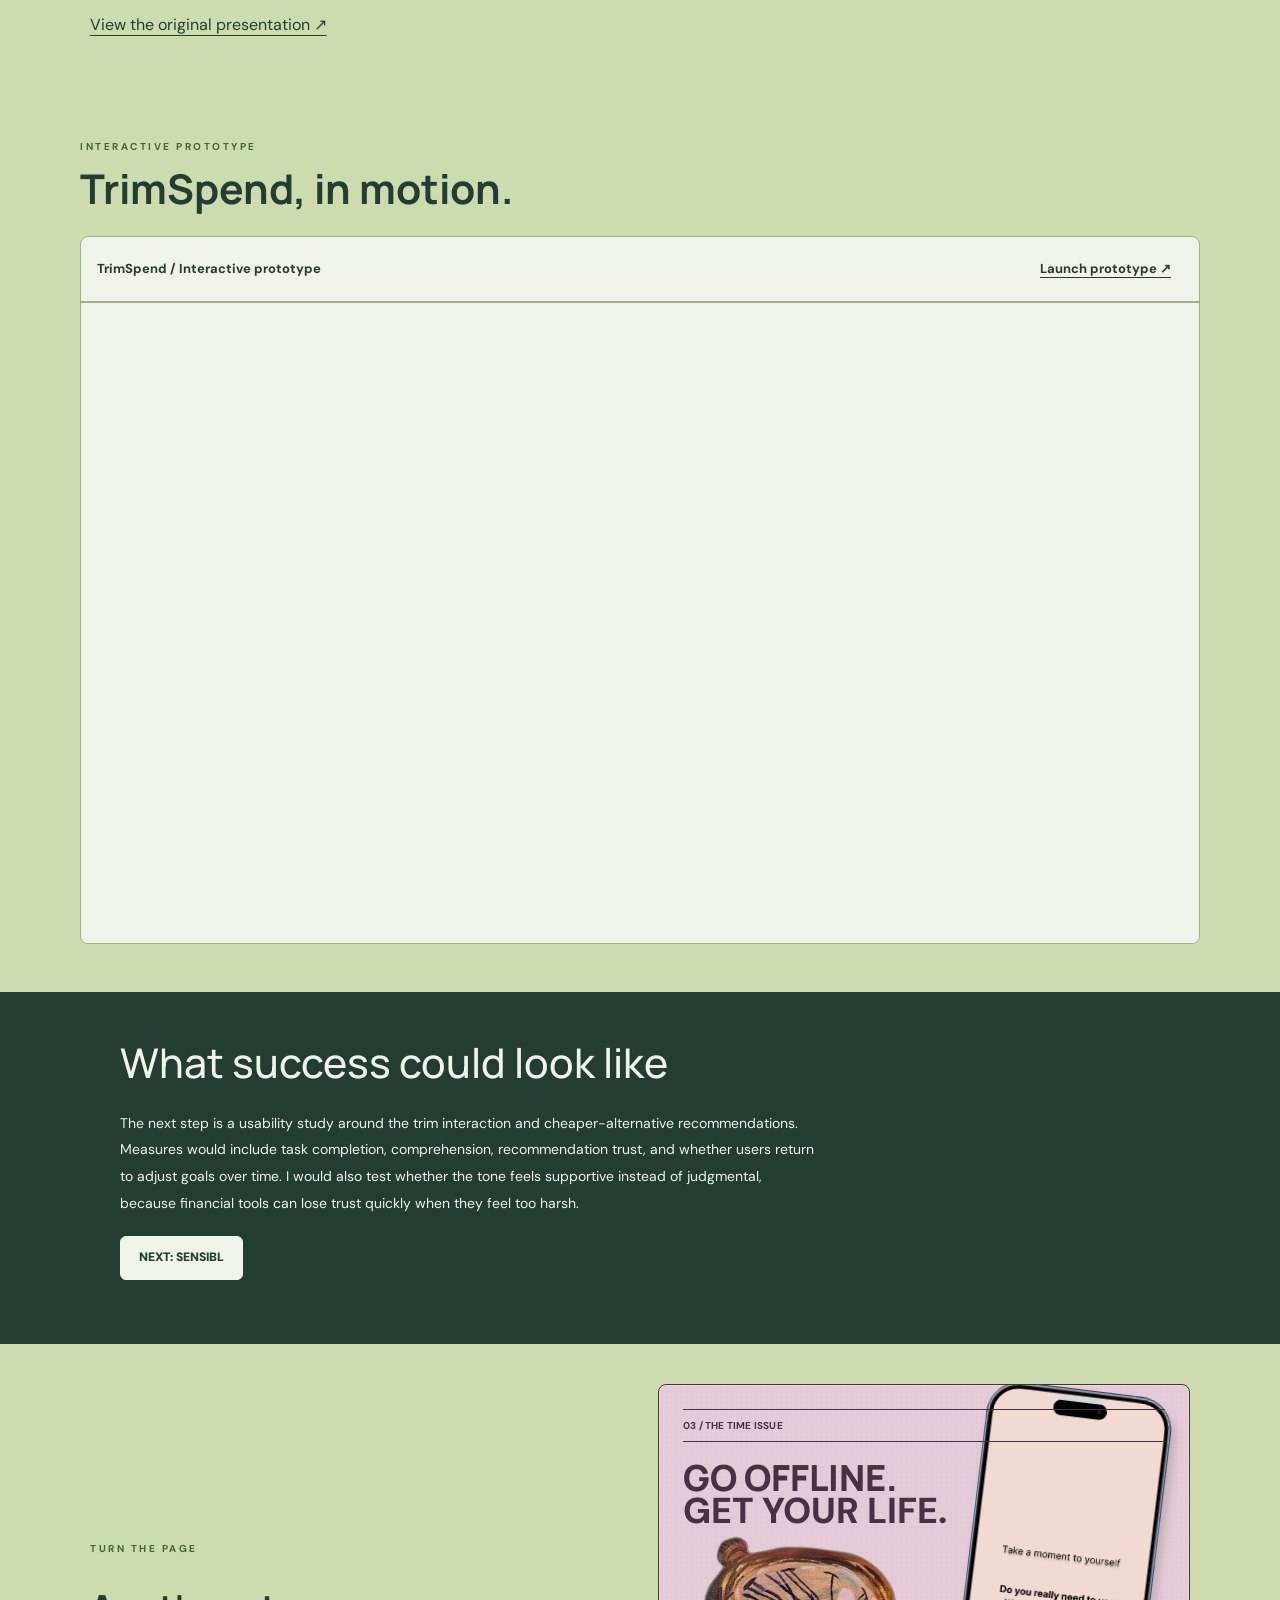
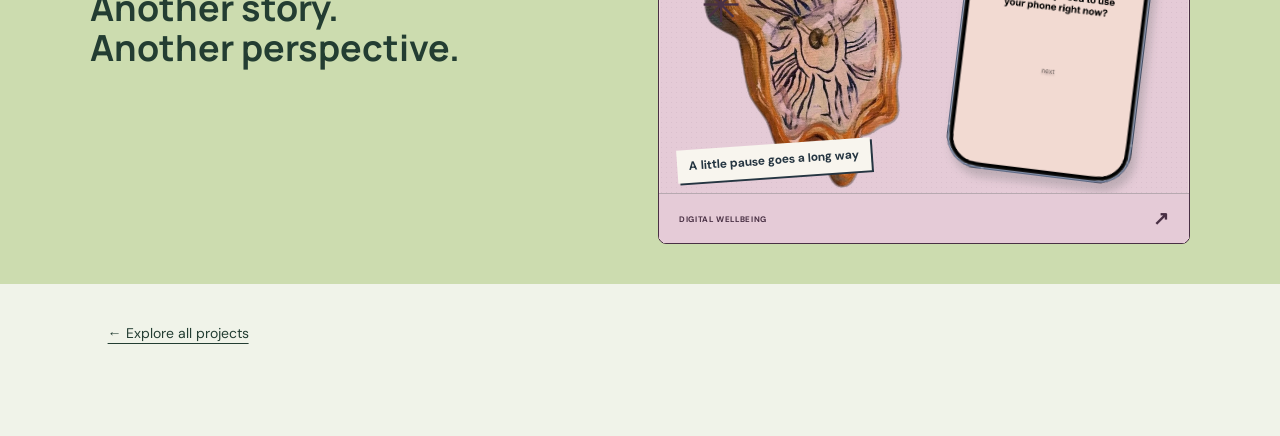
<file: projects/trimspend.html>
<!doctype html>
<html lang="en">
  <head>
    <meta charset="utf-8">
    <meta name="viewport" content="width=device-width, initial-scale=1">
    <link rel="stylesheet" href="../local-fonts.css">
    <title>TrimSpend | Saanvi Krishnarajpet</title>
    <link rel="stylesheet" href="../styles.css?v=refined-integrated">
      <link rel="stylesheet" href="../case-themes.css?v=2">
  <link rel="stylesheet" href="../portfolio-expansion.css?v=2">
<link rel="stylesheet" href="../typography.css">
<link rel="stylesheet" href="../interface-motion.css">
<link rel="stylesheet" href="../magazine.css">
<link rel="stylesheet" href="../clarity.css?v=funner-portfolio">
<link rel="stylesheet" href="../finish.css?v=consistent-work">
<link rel="stylesheet" href="../integrated-covers.css">
<link rel="stylesheet" href="../editorial-v7.css">
<link rel="stylesheet" href="../prototype-embeds.css">
<link rel="stylesheet" href="../layout-polish.css">
</head>
  <body class="case-page themed-case theme-trimspend">
    <div class="cursor-light" aria-hidden="true"></div>
    <main class="site-shell">
      <nav class="topbar" aria-label="Primary navigation">
        <a class="brand" href="../index.html#home" aria-label="Saanvi Krishnarajpet home">saanvi krishnarajpet</a>
        <button class="menu-toggle" type="button" aria-label="Toggle navigation" aria-expanded="false">
          <span></span>
          <span></span>
          <span></span>
        </button>
        <div class="nav-links">
          <a href="../index.html#projects">projects</a>
          <a href="../index.html#media">media</a>
          <a href="../index.html#about">about</a>
          <a href="../index.html#roles">roles</a>
          <a href="../assets/saanvi-krishnarajpet-resume-nov-2026.pdf">resume</a>
          <a href="../index.html#contact">contact</a>
        </div>
      </nav>

      <header class="editorial-hero"><a class="editorial-back" href="../index.html#projects">← All projects</a><div class="editorial-grid"><div class="editorial-copy"><p class="eyebrow">01 / TRIMSPEND — FINANCIAL WELLNESS</p><h1>TrimSpend</h1><p class="project-summary">A budgeting-app concept for college students, developed as a two-designer team project. The prototype connects spending categories, visual budget reductions, and suggestions for lower-cost alternatives.</p><a class="editorial-button" href="#prototype">Try the prototype &#8595;</a><p class="editorial-footnote">UX RESEARCH &nbsp; / &nbsp; INTERACTION DESIGN &nbsp; / &nbsp; UI DESIGN</p></div><div class="editorial-art"><img class="theme-art" src="../assets/themes/money-muse.png" alt="Vintage portrait holding banknotes"><img class="hero-screen" src="../assets/case-studies/trimspend-monthly.png" alt="TrimSpend monthly budget screen"><span class="art-caption">A better relationship with your money.</span></div></div><div class="case-facts" aria-label="Project details">
          <span><strong>Role</strong>UX/UI Designer</span>
          <span><strong>Team</strong>2 designers</span>
          <span><strong>Research</strong>32 participants</span>
          <span><strong>Audience</strong>College students</span>
        </div></header>

      <div class="editorial-ribbon"><span>SPEND WITH INTENTION</span><span>Make room for what matters.</span><span>SCROLL TO EXPLORE ↓</span></div>

      <section class="case-story-section">
        <div class="case-story-label">01 / opportunity</div>
        <div>
          <h2>Seeing the spending is only the first step.</h2>
          <p>Frequent purchases in food, transportation, retail, and entertainment add up quickly. Existing tools create visibility, but students still need support turning that visibility into a concrete reduction plan.</p>
          <div class="stat-row">
            <span><strong>80%+</strong>sometimes or often notice overspending after purchases</span>
            <span><strong>84.4%</strong>had never used a financial tracking app</span>
            <span><strong>93.5%</strong>wanted a visual tool for reducing spending</span>
          </div>
        </div>
      </section>

      <section class="case-story-section dark-case">
        <div class="case-story-label">02 / product idea</div>
        <div>
          <h2>Make reduction feel visible and achievable.</h2>
          <div class="insight-grid">
            <article><strong>01</strong><h3>Spending dashboard</h3><p>Weekly categories make small recurring purchases easier to notice.</p></article>
            <article><strong>02</strong><h3>Trim interaction</h3><p>Users visually reduce an over-budget category and see the impact.</p></article>
            <article><strong>03</strong><h3>Cheaper alternatives</h3><p>Personalized suggestions shift the experience from monitoring to action.</p></article>
          </div>
        </div>
      </section>

      

      <section class="product-walkthrough" aria-label="Prototype walkthrough"><div class="walkthrough-heading"><p class="eyebrow">THE EXPERIENCE / UP CLOSE</p><h2>From awareness<br>to action.</h2><p>Actual project screens, with the details that shape each decision. Select a full screen to inspect it.</p></div><article class="feature-spread"><div class="feature-copy"><span class="chapter-number">I</span><h3>Notice the pattern.</h3><p>A weekly view makes small purchases visible. Categories help students see where their money goes before deciding what to change.</p></div><figure class="feature-phone"><a href="../assets/case-studies/trimspend-weekly.png" target="_blank" rel="noopener noreferrer" aria-label="Open full-size Weekly spending overview"><img src="../assets/case-studies/trimspend-weekly.png" alt="Weekly spending overview" loading="lazy"></a><figcaption>Weekly spending overview ↗</figcaption></figure></article><article class="feature-spread"><div class="feature-copy"><span class="chapter-number">II</span><h3>Make the cut tangible.</h3><p>The monthly view pairs category budgets with a clear trim action. The shopping category and its “Trim overspending” button make the next step easy to find.</p><figure class="screen-detail detail-trim"><div class="detail-viewport"><img src="../assets/case-studies/trimspend-monthly.png" alt="Close-up: Monthly budget and trim interaction" loading="lazy"></div><figcaption>DETAIL / The moment to trim</figcaption></figure></div><figure class="feature-phone"><a href="../assets/case-studies/trimspend-monthly.png" target="_blank" rel="noopener noreferrer" aria-label="Open full-size Monthly budget and trim interaction"><img src="../assets/case-studies/trimspend-monthly.png" alt="Monthly budget and trim interaction" loading="lazy"></a><figcaption>Monthly budget and trim interaction ↗</figcaption></figure></article><article class="feature-spread"><div class="feature-copy"><span class="chapter-number">III</span><h3>Understand your spending DNA.</h3><p>A personal spending profile connects patterns to practical alternatives. The recommendation cards bring lower-cost choices into the same view.</p><figure class="screen-detail detail-dna"><div class="detail-viewport"><img src="../assets/case-studies/trimspend-dna.png" alt="Close-up: Spending DNA and cheaper alternatives" loading="lazy"></div><figcaption>DETAIL / Everyday alternatives</figcaption></figure></div><figure class="feature-phone"><a href="../assets/case-studies/trimspend-dna.png" target="_blank" rel="noopener noreferrer" aria-label="Open full-size Spending DNA and cheaper alternatives"><img src="../assets/case-studies/trimspend-dna.png" alt="Spending DNA and cheaper alternatives" loading="lazy"></a><figcaption>Spending DNA and cheaper alternatives ↗</figcaption></figure></article></section>

      <section class="editorial-interlude " aria-label="Make the numbers tangible."><div class="editorial-interlude-copy"><span class="eyebrow">MONEY / EVERYDAY DECISIONS</span><h2>Make the numbers tangible.</h2><p>The concept turns spending patterns into clearer choices and more approachable goals.</p></div><img src="../assets/editorial/money-fan.png" alt="Vintage editorial collage: money fan" loading="lazy"></section><section class="frame-showcase money-frames"><header><p class="eyebrow">SCREEN STUDIES / SELECT TO ENLARGE</p><h2>Your money, in perspective.</h2><p>A complete view of the core prototype screens. Each frame opens at full size.</p></header><div class="frame-rail"><figure class="device-card"><a class="zoom-image" href="../assets/case-studies/trimspend-weekly.png" data-zoom><img src="../assets/case-studies/trimspend-weekly.png" alt="Weekly spending" loading="lazy"></a><figcaption>Weekly spending</figcaption></figure><figure class="device-card"><a class="zoom-image" href="../assets/case-studies/trimspend-monthly.png" data-zoom><img src="../assets/case-studies/trimspend-monthly.png" alt="Monthly goals and trimming" loading="lazy"></a><figcaption>Monthly goals and trimming</figcaption></figure><figure class="device-card"><a class="zoom-image" href="../assets/case-studies/trimspend-dna.png" data-zoom><img src="../assets/case-studies/trimspend-dna.png" alt="Spending DNA and alternatives" loading="lazy"></a><figcaption>Spending DNA and alternatives</figcaption></figure></div></section><section class="editorial-interlude reverse" aria-label="A clearer picture of spending."><div class="editorial-interlude-copy"><span class="eyebrow">RESEARCH / FROM INSIGHT TO ACTION</span><h2>A clearer picture of spending.</h2><p>See how survey findings informed the prototype, from category awareness to practical alternatives.</p></div><img src="../assets/editorial/banknotes.png" alt="Vintage editorial collage: banknotes" loading="lazy"></section><section class="written-evidence"><p class="eyebrow">RESEARCH → DESIGN DECISIONS</p><h2>What the survey informed</h2><p>The team surveyed 32 participants aged 17–24. These are self-reported findings from the project deck, not measured outcomes from a launched app.</p><div class="evidence-cards"><article><h3>Make spending easier to notice</h3><p>The deck reports that 54.8% tracked spending only occasionally and over 80% noticed overspending after purchases. The concept groups purchases by category to make recurring costs more visible.</p></article><article><h3>Turn awareness into a next step</h3><p>93.5% expressed interest in a visual spending-reduction tool. The “trim” interaction lets someone explore a lower category budget and see the change.</p></article><article><h3>Offer practical alternatives</h3><p>86.7% said cheaper product recommendations would be useful. The concept places lower-cost options alongside spending insights.</p></article></div><h2>Proposed features beyond the core screens</h2><ul><li><strong>Spending DNA:</strong> identify patterns in transaction history.</li><li><strong>Overspending alerts:</strong> flag spending above a person’s usual behavior.</li><li><strong>Personalized trim suggestions:</strong> identify categories where a smaller target may be realistic.</li><li><strong>Savings projections and a trim score:</strong> illustrate potential savings and progress toward a goal.</li></ul><p>These are proposed capabilities from the pitch. Their accuracy, usefulness, and effect on spending still need validation.</p><a href="../assets/projects/trimspend.pdf">View the original presentation ↗</a></section><section class="interactive-prototype" id="prototype" aria-labelledby="prototype-title"><header><p class="eyebrow">INTERACTIVE PROTOTYPE</p><h2 id="prototype-title">TrimSpend, in motion.</h2></header><div class="figma-player">
  <div class="figma-player-toolbar"><span>TrimSpend / Interactive prototype</span><a href="https://www.figma.com/proto/h1rSUV24tNN0Xi6oVA5TUb/financial-tracker-?node-id=5-3&amp;starting-point-node-id=5%3A2" target="_blank" rel="noopener noreferrer">Launch prototype &#8599;</a></div>
  <div class="figma-embedded-option">
  <iframe title="TrimSpend interactive Figma prototype" src="https://www.figma.com/embed?embed_host=share&amp;url=https%3A%2F%2Fwww.figma.com%2Fproto%2Fh1rSUV24tNN0Xi6oVA5TUb%2Ffinancial-tracker-%3Fnode-id%3D5-3%26starting-point-node-id%3D5%253A2%26scaling%3Dscale-down%26content-scaling%3Dfixed" width="100%" height="640" loading="lazy" allow="fullscreen; storage-access" allowfullscreen></iframe>
  </div>
</div></section>
<section class="reflection-panel">
        <h2>What success could look like</h2>
        <p>The next step is a usability study around the trim interaction and cheaper-alternative recommendations. Measures would include task completion, comprehension, recommendation trust, and whether users return to adjust goals over time. I would also test whether the tone feels supportive instead of judgmental, because financial tools can lose trust quickly when they feel too harsh.</p>
        <a href="sensibl.html">next: Sensibl</a>
      </section>
    <section class="next-story"><div><p class="eyebrow">TURN THE PAGE</p><h2>Another story.<br>Another perspective.</h2></div><a class="next-cover zine-cover magazine-layout zine-sensibl" href="sensibl.html" aria-label="Explore Sensibl digital wellbeing concept"><div class="zine-issue">03 / THE TIME ISSUE</div><div class="zine-title">Go offline.<br><em>Get your life.</em></div><img class="zine-cutout" src="../assets/themes/melting-clock.png" alt="" loading="lazy"><span class="zine-star" aria-hidden="true">✳</span><div class="zine-screen"><img src="../assets/sensibl-hifi/reflection-prompt.png" alt="Sensibl digital wellbeing concept work sample" loading="lazy"></div><div class="zine-deck">A little pause goes a long way</div><div class="zine-bottom"><span>DIGITAL WELLBEING</span><b aria-hidden="true">↗</b></div></a></section>
    <nav class="project-return" aria-label="Project navigation"><a href="../index.html#projects">← Explore all projects</a></nav></main>
    <aside class="dj-deck" aria-label="Music controls">
      <audio id="siteTrack" preload="metadata" data-base="../assets/audio/" data-track="4"></audio>
      <button class="dj-hide-toggle" type="button" id="djHideToggle" aria-label="Hide music controls" aria-expanded="true">hide</button>
      <div class="dj-buttons" aria-label="Playlist controls">
        <button class="track-arrow" type="button" id="prevTrack" aria-label="Previous song">‹</button>
        <button class="vinyl-button" type="button" id="vinylToggle" aria-pressed="false" aria-label="Play music">
          <span class="vinyl-disc" aria-hidden="true"><span></span></span>
        </button>
        <button class="track-arrow" type="button" id="nextTrack" aria-label="Next song">›</button>
      </div>
      <div class="dj-controls">
        <div>
          <p>now spinning</p>
          <strong id="trackTitle">Doin' Time</strong>
          <div class="artist-marquee" aria-label="Artist"><span id="trackArtist">Sublime</span></div>
          <span id="trackStatus">tap vinyl to play</span>
        </div>
        <label>volume<input type="range" id="volumeControl" min="0" max="1" step="0.01" value="0.18"></label>
        <label>bass<input type="range" id="bassControl" min="-14" max="18" step="1" value="0"></label>
      </div>
    </aside>
    <script src="../script.js"></script>
  <script src="../portfolio-enhancements.js?v=2"></script>
</body>
</html>
</file>
<file: local-fonts.css>
@font-face{font-family:"Cormorant Garamond";font-style:normal;font-weight:400;font-display:swap;src:url("assets/fonts/cormorant-garamond-latin-400-normal.woff2") format("woff2")}
@font-face{font-family:"Cormorant Garamond";font-style:italic;font-weight:400;font-display:swap;src:url("assets/fonts/cormorant-garamond-latin-400-italic.woff2") format("woff2")}
@font-face{font-family:"Cormorant Garamond";font-style:normal;font-weight:500;font-display:swap;src:url("assets/fonts/cormorant-garamond-latin-500-normal.woff2") format("woff2")}
@font-face{font-family:"Cormorant Garamond";font-style:italic;font-weight:500;font-display:swap;src:url("assets/fonts/cormorant-garamond-latin-500-italic.woff2") format("woff2")}
@font-face{font-family:"Cormorant Garamond";font-style:normal;font-weight:600;font-display:swap;src:url("assets/fonts/cormorant-garamond-latin-600-normal.woff2") format("woff2")}
@font-face{font-family:"Cormorant Garamond";font-style:italic;font-weight:600;font-display:swap;src:url("assets/fonts/cormorant-garamond-latin-600-italic.woff2") format("woff2")}
@font-face{font-family:"Cormorant Garamond";font-style:normal;font-weight:700;font-display:swap;src:url("assets/fonts/cormorant-garamond-latin-700-normal.woff2") format("woff2")}
@font-face{font-family:"Cormorant Garamond";font-style:italic;font-weight:700;font-display:swap;src:url("assets/fonts/cormorant-garamond-latin-700-italic.woff2") format("woff2")}
@font-face{font-family:"DM Sans";font-style:normal;font-weight:400;font-display:swap;src:url("assets/fonts/dm-sans-latin-400-normal.woff2") format("woff2")}
@font-face{font-family:"DM Sans";font-style:normal;font-weight:500;font-display:swap;src:url("assets/fonts/dm-sans-latin-500-normal.woff2") format("woff2")}
@font-face{font-family:"DM Sans";font-style:normal;font-weight:600;font-display:swap;src:url("assets/fonts/dm-sans-latin-600-normal.woff2") format("woff2")}
@font-face{font-family:"DM Sans";font-style:normal;font-weight:700;font-display:swap;src:url("assets/fonts/dm-sans-latin-700-normal.woff2") format("woff2")}
@font-face{font-family:"DM Sans";font-style:normal;font-weight:800;font-display:swap;src:url("assets/fonts/dm-sans-latin-800-normal.woff2") format("woff2")}
@font-face{font-family:"DM Sans";font-style:normal;font-weight:900;font-display:swap;src:url("assets/fonts/dm-sans-latin-900-normal.woff2") format("woff2")}
@font-face{font-family:"Manrope";font-style:normal;font-weight:400;font-display:swap;src:url("assets/fonts/manrope-latin-400-normal.woff2") format("woff2")}
@font-face{font-family:"Manrope";font-style:normal;font-weight:500;font-display:swap;src:url("assets/fonts/manrope-latin-500-normal.woff2") format("woff2")}
@font-face{font-family:"Manrope";font-style:normal;font-weight:600;font-display:swap;src:url("assets/fonts/manrope-latin-600-normal.woff2") format("woff2")}
@font-face{font-family:"Manrope";font-style:normal;font-weight:700;font-display:swap;src:url("assets/fonts/manrope-latin-700-normal.woff2") format("woff2")}
@font-face{font-family:"Manrope";font-style:normal;font-weight:800;font-display:swap;src:url("assets/fonts/manrope-latin-800-normal.woff2") format("woff2")}
@font-face{font-family:"Lavishly Yours";font-style:normal;font-weight:400;font-display:swap;src:url("assets/fonts/lavishly-yours-latin-400-normal.woff2") format("woff2")}
</file>
<file: styles.css>
:root {
  --ink: #0a0a0a;
  --paper: #f5f2eb;
  --soft: #dfddd5;
  --acid: #ff6b4a;
  --blue: #73b7ff;
  --red: #ff4d38;
  --green: #a8be73;
  --muted: #5f5e58;
  --line: rgba(10, 10, 10, 0.16);
  --headline: "DM Sans", Manrope, -apple-system, BlinkMacSystemFont, "Segoe UI", sans-serif;
  --serif: "Cormorant Garamond", Georgia, serif;
  --swirl: "Lavishly Yours", "Cormorant Garamond", cursive;
  --sans: Manrope, -apple-system, BlinkMacSystemFont, "Segoe UI", sans-serif;
}

* {
  box-sizing: border-box;
}

html {
  scroll-behavior: smooth;
}

body {
  margin: 0;
  min-height: 100vh;
  background: var(--paper);
  color: var(--ink);
  font-family: var(--sans);
  overflow-x: hidden;
}

body.lightbox-open {
  overflow: hidden;
}

a {
  color: inherit;
  text-decoration: none;
}

button {
  font: inherit;
}

.cursor-light {
  position: fixed;
  inset: auto auto 0 0;
  width: 360px;
  height: 360px;
  border-radius: 50%;
  pointer-events: none;
  opacity: 0.52;
  transform: translate3d(-50%, -50%, 0);
  background: radial-gradient(circle, rgba(255, 107, 74, 0.28), transparent 62%);
  mix-blend-mode: multiply;
  z-index: 5;
}

.site-shell {
  min-height: 100vh;
}

.topbar {
  position: fixed;
  top: 16px;
  left: 50%;
  z-index: 20;
  width: min(1120px, calc(100vw - 32px));
  height: 46px;
  display: flex;
  align-items: center;
  justify-content: space-between;
  gap: 18px;
  padding: 5px 7px 5px 16px;
  border: 1px solid rgba(10, 10, 10, 0.22);
  border-radius: 7px;
  background: rgba(245, 242, 235, 0.78);
  color: var(--ink);
  transform: translateX(-50%);
  backdrop-filter: blur(18px);
  box-shadow: 0 14px 40px rgba(0, 0, 0, 0.12);
}

.brand {
  flex: 0 0 auto;
  padding: 4px 10px;
  border-radius: 4px;
  background: var(--ink);
  color: var(--paper);
  font-family: var(--serif);
  font-size: 0.98rem;
  font-weight: 700;
  letter-spacing: 0;
  text-transform: lowercase;
}

.nav-links {
  display: flex;
  align-items: center;
  gap: 4px;
}

.nav-links a {
  display: inline-flex;
  align-items: center;
  justify-content: center;
  min-width: 64px;
  height: 30px;
  padding: 0 12px;
  border-radius: 4px;
  color: var(--ink);
  font-family: var(--serif);
  font-size: 0.95rem;
  font-weight: 700;
  text-transform: lowercase;
  transition: background 180ms ease, color 180ms ease, transform 180ms ease;
}

.nav-links a:hover {
  background: var(--ink);
  color: var(--paper);
  transform: translateY(-1px);
}

.menu-toggle {
  display: none;
  place-items: center;
  width: 38px;
  height: 34px;
  border: 1px solid rgba(10, 10, 10, 0.18);
  border-radius: 6px;
  background: rgba(245, 242, 235, 0.62);
  color: var(--ink);
  cursor: pointer;
}

.menu-toggle span {
  display: block;
  width: 18px;
  height: 2px;
  margin: 2px 0;
  border-radius: 999px;
  background: currentColor;
  transition: transform 180ms ease, opacity 180ms ease;
}

.topbar.is-menu-open .menu-toggle span:nth-child(1) {
  transform: translateY(6px) rotate(45deg);
}

.topbar.is-menu-open .menu-toggle span:nth-child(2) {
  opacity: 0;
}

.topbar.is-menu-open .menu-toggle span:nth-child(3) {
  transform: translateY(-6px) rotate(-45deg);
}

.hero {
  position: relative;
  min-height: 84vh;
  display: grid;
  grid-template-columns: minmax(0, 0.95fr) minmax(420px, 0.85fr);
  align-items: center;
  gap: clamp(22px, 5vw, 70px);
  padding: 108px clamp(22px, 6vw, 78px) 42px;
  isolation: isolate;
}

.hero::before {
  content: "";
  position: absolute;
  inset: 80px clamp(14px, 4vw, 46px) 28px;
  border: 1px solid var(--line);
  border-radius: 28px;
  pointer-events: none;
  z-index: -1;
}

.hero::after {
  content: "";
  position: absolute;
  inset: 0;
  background:
    url("assets/ornaments/star-outline.png") 8% 18% / 70px 70px no-repeat,
    url("assets/ornaments/star-outline.png") 48% 84% / 44px 44px no-repeat,
    url("assets/ornaments/star-outline.png") 90% 24% / 86px 86px no-repeat,
    linear-gradient(var(--line) 1px, transparent 1px),
    linear-gradient(90deg, var(--line) 1px, transparent 1px);
  background-size: 70px 70px, 44px 44px, 86px 86px, 72px 72px, 72px 72px;
  mask-image: radial-gradient(circle at 34% 45%, black, transparent 70%);
  opacity: 0.34;
  z-index: -2;
}

.hero-copy {
  position: relative;
  z-index: 4;
  max-width: 780px;
}

.kicker {
  margin: 0 0 18px;
  color: var(--muted);
  font-size: 0.82rem;
  font-weight: 800;
  letter-spacing: 0;
  text-transform: uppercase;
}

h1 {
  margin: 0;
  font-family: var(--headline);
  font-size: clamp(4rem, 9vw, 10.8rem);
  font-weight: 900;
  line-height: 0.82;
  letter-spacing: 0;
  text-transform: uppercase;
}

h1 span {
  display: block;
  margin-left: clamp(18px, 8vw, 120px);
  color: transparent;
  -webkit-text-stroke: 1.3px var(--ink);
  font-size: clamp(3rem, 6.1vw, 6.9rem);
  font-family: var(--serif);
  font-style: italic;
  line-height: 0.92;
  text-transform: none;
}

.make-line {
  display: flex;
  align-items: center;
  gap: clamp(10px, 2vw, 18px);
  margin: clamp(28px, 4vw, 52px) 0 22px;
  font-size: clamp(1.8rem, 4.4vw, 5.1rem);
  font-weight: 800;
  line-height: 1;
  letter-spacing: 0;
  text-transform: uppercase;
}

.flip-clock {
  position: relative;
  display: inline-grid;
  grid-template-columns: repeat(8, 1fr);
  gap: clamp(3px, 0.5vw, 7px);
  align-items: center;
  min-width: clamp(300px, 43vw, 650px);
  min-height: clamp(72px, 9.8vw, 132px);
  padding: clamp(5px, 0.8vw, 9px);
  border-radius: 10px;
  background: #050505;
  color: #fff;
  font-variant-numeric: tabular-nums;
  overflow: hidden;
  perspective: 900px;
  box-shadow: inset 0 2px 0 rgba(255, 255, 255, 0.08), 0 18px 0 rgba(255, 255, 255, 0.88);
}

.flip-clock::before {
  content: "";
  position: absolute;
  left: 0;
  right: 0;
  top: 50%;
  height: 1px;
  background: rgba(245, 242, 235, 0.28);
  z-index: 2;
}

.flip-char {
  position: relative;
  display: inline-flex;
  align-items: center;
  justify-content: center;
  height: clamp(56px, 8.2vw, 108px);
  min-width: clamp(32px, 4.5vw, 70px);
  border-radius: 5px;
  background:
    linear-gradient(#111 0 49%, #050505 50% 100%);
  font-family: var(--sans);
  font-size: clamp(1.9rem, 4.8vw, 5.6rem);
  font-weight: 900;
  line-height: 1;
  transform-style: preserve-3d;
  overflow: hidden;
}

.flip-char::before {
  content: "";
  position: absolute;
  left: 0;
  right: 0;
  top: 50%;
  height: 1px;
  background: rgba(245, 242, 235, 0.32);
  z-index: 2;
}

.flip-char.is-flipping {
  animation: clockFlip 340ms cubic-bezier(0.2, 0.8, 0.2, 1);
  animation-delay: var(--delay, 0ms);
}

.intro {
  max-width: 620px;
  margin: 0;
  color: #24231f;
  font-size: clamp(1rem, 1.4vw, 1.24rem);
  font-weight: 600;
  line-height: 1.55;
}

.hero-actions {
  display: flex;
  align-items: center;
  flex-wrap: wrap;
  gap: 12px;
  margin-top: 28px;
}

.primary-action {
  display: inline-flex;
  align-items: center;
  justify-content: center;
  height: 44px;
  border-radius: 6px;
  padding: 0 18px;
  font-size: 0.76rem;
  font-weight: 800;
  text-transform: uppercase;
  cursor: pointer;
}

.primary-action {
  border: 1px solid var(--ink);
  background: var(--ink);
  color: var(--paper);
}

.photo-stage {
  position: relative;
  z-index: 2;
  min-height: min(56vw, 560px);
}

.photo-card {
  position: absolute;
  margin: 0;
  overflow: hidden;
  border: 1px solid rgba(10, 10, 10, 0.78);
  border-radius: 6px;
  background: var(--paper);
  box-shadow: 0 22px 70px rgba(0, 0, 0, 0.24);
  transition: transform 360ms ease, filter 360ms ease, z-index 0ms 120ms;
}

.photo-card img {
  display: block;
  width: 100%;
  height: 100%;
  object-fit: cover;
  filter: contrast(1.07) saturate(1.04);
}

.photo-card figcaption {
  position: absolute;
  left: 10px;
  bottom: 10px;
  padding: 7px 9px;
  border-radius: 999px;
  background: rgba(10, 10, 10, 0.78);
  color: var(--paper);
  font-size: 0.64rem;
  font-weight: 900;
  text-transform: uppercase;
}

.portrait-card {
  left: 50%;
  top: 4%;
  width: min(42vw, 480px);
  aspect-ratio: 1;
  transform: translateX(-50%) rotate(4deg);
  z-index: 3;
}

.hero-portrait {
  border-radius: 6px;
  box-shadow: 0 24px 78px rgba(0, 0, 0, 0.28);
}

.hero-portrait img {
  object-position: 50% 30%;
  opacity: 0.9;
  filter: saturate(0.95) contrast(1.08) brightness(1.06);
}

.hero-portrait::after {
  content: "";
  position: absolute;
  inset: 0;
  background: linear-gradient(120deg, rgba(245, 242, 235, 0.12), transparent 44%);
  mix-blend-mode: screen;
}

.face-backdrop {
  position: absolute;
  left: 50%;
  top: 0;
  z-index: 1;
  width: min-content;
  transform: translateX(-50%) rotate(-7deg);
  color: rgba(10, 10, 10, 0.13);
  font-family: var(--swirl);
  font-size: clamp(7rem, 16vw, 16rem);
  line-height: 0.8;
  white-space: nowrap;
  pointer-events: none;
}

.photo-card:hover {
  transform: translateY(-18px) rotate(0deg) scale(1.04) var(--tilt, rotateX(0deg));
  filter: saturate(1.12);
  z-index: 6;
}

.hero-portrait:hover {
  transform: translateX(-50%) rotate(1.5deg) scale(1.025) var(--tilt, rotateX(0deg) rotateY(0deg));
}

.swirl-mark,
.about-swirl,
.section-swirl {
  position: absolute;
  pointer-events: none;
  opacity: 0.46;
  filter: drop-shadow(0 12px 18px rgba(0, 0, 0, 0.16));
}

.swirl-mark::before,
.swirl-mark::after,
.about-swirl::before,
.about-swirl::after,
.section-swirl::before,
.section-swirl::after {
  content: "";
  position: absolute;
  border: 2px solid rgba(10, 10, 10, 0.72);
  border-radius: 50%;
  transform: rotate(var(--turn, 24deg));
}

.swirl-one {
  left: clamp(18px, 5vw, 82px);
  top: 92px;
  width: 180px;
  height: 180px;
}

.swirl-one,
.swirl-two {
  animation: swirlDrift 6200ms ease-in-out infinite;
}

.swirl-two {
  right: clamp(18px, 5vw, 82px);
  bottom: 72px;
  width: 230px;
  height: 230px;
  --turn: -18deg;
}

.swirl-one::before,
.swirl-two::before {
  inset: 8px 28px 52px 0;
  border-left-color: transparent;
  border-bottom-color: transparent;
}

.swirl-one::after,
.swirl-two::after {
  inset: 58px 0 4px 46px;
  border-right-color: transparent;
  border-top-color: transparent;
}

.bottom-strip {
  position: absolute;
  left: clamp(22px, 6vw, 78px);
  right: clamp(22px, 6vw, 78px);
  bottom: 14px;
  display: flex;
  align-items: center;
  justify-content: space-between;
  gap: 18px;
  padding-top: 12px;
  border-top: 1px solid var(--line);
  color: var(--muted);
  font-size: 0.74rem;
  font-weight: 900;
  text-transform: uppercase;
}

.ornament {
  position: absolute;
  pointer-events: none;
  translate: var(--drift-x, 0) calc(var(--drift-y, 0px) + var(--scroll-rise, 0px));
  background-image: url("assets/ornaments/tall-swirl.png");
  background-repeat: no-repeat;
  background-position: center;
  background-size: contain;
  opacity: 0.18;
  mix-blend-mode: multiply;
  filter: contrast(1.1);
  z-index: 1;
  transition: translate 120ms ease-out;
}

.case-study-card,
.media-card,
.role-card,
.about-photo,
.contact-photo,
.contact-copy {
  translate: 0 var(--scroll-rise, 0px);
}

.ornament-hero-left {
  left: clamp(-64px, -4vw, -18px);
  top: 18%;
  width: clamp(160px, 18vw, 310px);
  height: clamp(360px, 44vw, 720px);
  animation: ornamentFloat 7600ms ease-in-out infinite;
}

.ornament-hero-right {
  right: clamp(-96px, -6vw, -36px);
  bottom: 5%;
  width: clamp(130px, 14vw, 260px);
  height: clamp(320px, 38vw, 620px);
  transform: scaleX(-1) rotate(-6deg);
  opacity: 0.13;
  animation: ornamentFloatReverse 8400ms ease-in-out infinite;
}

.preview-band {
  position: relative;
  display: grid;
  grid-template-columns: minmax(280px, 0.55fr) minmax(0, 1.45fr);
  gap: clamp(52px, 8vw, 132px);
  padding: 118px clamp(22px, 6vw, 78px) 132px;
  background: #11100f;
  color: var(--paper);
  overflow: visible;
}

.preview-band::after,
.media-band::after,
.about-band::after,
.case-hero-page::before {
  pointer-events: none;
}

.preview-band::after,
.media-band::after,
.about-band::after {
  content: "";
  position: absolute;
  inset: 0;
  background:
    url("assets/ornaments/star-outline.png") 7% 72% / 52px 52px no-repeat,
    url("assets/ornaments/star-outline.png") 88% 12% / 64px 64px no-repeat,
    url("assets/ornaments/star-outline.png") 82% 88% / 38px 38px no-repeat;
  opacity: 0.12;
  mix-blend-mode: multiply;
}

.preview-copy {
  position: sticky;
  top: 96px;
  align-self: start;
  min-height: calc(100vh - 128px);
  display: flex;
  flex-direction: column;
  justify-content: center;
  z-index: 2;
  padding-right: clamp(8px, 2vw, 26px);
}

.preview-band .kicker {
  color: var(--acid);
}

.preview-band h2 {
  max-width: 500px;
  margin: 0;
  font-family: var(--headline);
  font-size: clamp(3rem, 5.35vw, 6.8rem);
  font-weight: 900;
  line-height: 0.86;
  text-transform: uppercase;
}

.preview-copy p:not(.kicker) {
  max-width: 410px;
  margin: 22px 0 0;
  color: rgba(245, 242, 235, 0.68);
  font-size: 0.98rem;
  font-weight: 600;
  line-height: 1.55;
}

.case-index {
  display: flex;
  flex-wrap: wrap;
  gap: 8px;
  margin-top: 28px;
}

.case-index a {
  display: inline-flex;
  align-items: center;
  justify-content: center;
  height: 34px;
  padding: 0 13px;
  border: 1px solid rgba(245, 242, 235, 0.24);
  border-radius: 6px;
  color: var(--paper);
  font-size: 0.68rem;
  font-weight: 900;
  text-transform: uppercase;
  transition: background 180ms ease, color 180ms ease, transform 180ms ease;
}

.case-index a:hover {
  background: var(--acid);
  color: var(--ink);
  transform: translateY(-2px);
}

.case-study-showcase {
  display: grid;
  gap: 28px;
  perspective: 1400px;
  position: relative;
  z-index: 2;
}

.work-divider {
  display: grid;
  grid-template-columns: minmax(0, 1fr);
  gap: 10px;
  align-items: start;
  margin: 12px 0 -4px;
  padding: 18px 0 16px;
  border-top: 1px solid rgba(245, 242, 235, 0.18);
  border-bottom: 1px solid rgba(245, 242, 235, 0.18);
}

.work-divider span {
  display: inline-flex;
  width: max-content;
  max-width: 100%;
  min-height: 24px;
  align-items: center;
  padding: 0 8px;
  border: 1px solid rgba(255, 107, 74, 0.42);
  border-radius: 999px;
  background: rgba(255, 107, 74, 0.12);
  color: var(--acid);
  font-size: 0.74rem;
  font-weight: 900;
  line-height: 1;
  text-transform: uppercase;
}

.work-divider p {
  max-width: 720px;
  margin: 0;
  color: rgba(245, 242, 235, 0.68);
  font-family: var(--sans);
  font-size: clamp(1.08rem, 1.72vw, 1.42rem);
  font-weight: 800;
  line-height: 1.2;
}

.marketing-divider span {
  border-color: rgba(115, 183, 255, 0.42);
  background: rgba(115, 183, 255, 0.14);
  color: var(--blue);
}

.case-study-card {
  --case-accent: var(--acid);
  --case-accent-rgb: 255, 107, 74;
  position: relative;
  display: grid;
  grid-template-columns: minmax(240px, 0.9fr) minmax(0, 1.1fr);
  min-height: 430px;
  border: 1px solid rgba(245, 242, 235, 0.18);
  border-radius: 6px;
  background:
    linear-gradient(135deg, rgba(var(--case-accent-rgb), 0.14), transparent 42%),
    #191817;
  overflow: hidden;
  transform: rotateY(-3deg) var(--card-tilt, rotateX(0deg) rotateY(0deg));
  transform-style: preserve-3d;
  transition: transform 300ms ease, border-color 220ms ease, background 220ms ease, box-shadow 220ms ease;
  cursor: pointer;
}

.case-study-card:focus-visible {
  outline: 3px solid var(--case-accent);
  outline-offset: 5px;
}

.case-study-card:nth-child(even) {
  grid-template-columns: minmax(0, 1.1fr) minmax(240px, 0.9fr);
  transform: rotateY(3deg) var(--card-tilt, rotateX(0deg) rotateY(0deg));
}

.case-study-card:nth-child(even) .case-cover {
  order: 2;
}

.case-study-card:nth-child(2) {
  --case-accent: var(--blue);
  --case-accent-rgb: 115, 183, 255;
}

.case-study-card:nth-child(3) {
  --case-accent: #f1c26b;
  --case-accent-rgb: 241, 194, 107;
}

.case-study-card:nth-child(4) {
  --case-accent: #d8a7ff;
  --case-accent-rgb: 216, 167, 255;
}

.case-study-card:hover {
  border-color: rgba(var(--case-accent-rgb), 0.62);
  background:
    linear-gradient(135deg, rgba(var(--case-accent-rgb), 0.22), transparent 44%),
    #22201e;
  box-shadow: 0 30px 90px rgba(0, 0, 0, 0.34);
  transform: translateY(-7px) var(--card-tilt, rotateX(0deg) rotateY(0deg));
}

.case-study-card::before,
.case-study-card::after {
  content: "";
  position: absolute;
  pointer-events: none;
  border: 1.5px solid rgba(245, 242, 235, 0.18);
  border-radius: 50%;
}

.case-study-card::before {
  width: 240px;
  height: 240px;
  left: -112px;
  top: -92px;
}

.case-study-card::after {
  width: 180px;
  height: 180px;
  right: -84px;
  bottom: -72px;
}

.feature-case {
  min-height: 520px;
}

.case-cover {
  position: relative;
  display: flex;
  align-items: center;
  justify-content: center;
  min-height: 100%;
  padding: clamp(18px, 3vw, 30px);
  background:
    linear-gradient(180deg, rgba(245, 242, 235, 0.08), rgba(10, 10, 10, 0)),
    #0e0e0d;
  overflow: hidden;
}

.amazon-cover {
  background: #e7be79;
}

.trim-cover {
  background: #a9c2ae;
}

.sensibl-cover {
  background: #263f72;
}

.clac-cover {
  background: #f05b37;
}

.case-cover img {
  position: relative;
  z-index: 1;
  width: min(100%, 620px);
  aspect-ratio: 16 / 10;
  object-fit: cover;
  border: 1px solid rgba(245, 242, 235, 0.2);
  border-radius: 4px;
  box-shadow: 0 24px 70px rgba(0, 0, 0, 0.42);
  transform: rotate(-1.4deg) scale(0.96);
  transition: transform 320ms ease, filter 320ms ease;
}

.duo-cover {
  gap: clamp(8px, 1.6vw, 18px);
  align-items: flex-end;
  padding-bottom: 0;
}

.duo-cover img {
  width: auto;
  height: min(86%, 430px);
  max-width: 46%;
  aspect-ratio: auto;
  object-fit: contain;
  border-radius: 10px 10px 0 0;
  background: transparent;
  transform: translateY(32px) rotate(-1.5deg);
  filter: drop-shadow(0 24px 22px rgba(0, 0, 0, 0.22));
  box-shadow: none;
}

.feature-case .duo-cover img {
  height: min(88%, 500px);
}

.duo-cover img:nth-child(2) {
  transform: translateY(72px) rotate(2deg);
}

.clac-cover {
  align-items: center;
  padding: 26px;
}

.clac-cover img {
  height: min(92%, 430px);
  border-radius: 6px;
  transform: rotate(-1.5deg);
}

.clac-cover img:nth-child(2) {
  transform: translateY(28px) rotate(2deg);
}

.sensibl-device-scene {
  position: relative;
  min-height: min(72vw, 760px);
  align-items: end;
  gap: 0;
  padding-top: clamp(52px, 7vw, 92px);
  padding-bottom: clamp(34px, 5vw, 68px);
  background:
    radial-gradient(circle at 28% 24%, rgba(255, 190, 159, 0.32), transparent 28%),
    radial-gradient(circle at 74% 40%, rgba(241, 194, 107, 0.2), transparent 30%),
    linear-gradient(135deg, #15110f, #090909 58%, #1b1112);
}

.sensibl-device-scene::before {
  content: "sensibl.";
  position: absolute;
  left: clamp(18px, 5vw, 76px);
  top: clamp(28px, 5vw, 60px);
  color: rgba(245, 242, 235, 0.08);
  font-family: var(--headline);
  font-size: clamp(5rem, 14vw, 15rem);
  font-weight: 900;
  line-height: 0.8;
  text-transform: uppercase;
}

.sensibl-device-scene img {
  position: relative;
  z-index: 1;
  width: auto;
  border-radius: 12px;
  object-fit: contain;
  background: transparent;
  box-shadow: 0 30px 80px rgba(0, 0, 0, 0.46);
}

.sensibl-device-scene img:first-child {
  width: min(41vw, 550px);
  max-height: 690px;
  transform: translateX(6vw) rotate(-2deg);
  z-index: 2;
}

.sensibl-device-scene img:nth-child(2) {
  width: min(17vw, 230px);
  max-height: 540px;
  transform: translateX(-2vw) translateY(34px) rotate(-1deg);
  z-index: 4;
}

.sensibl-device-scene img:nth-child(3) {
  width: min(18vw, 245px);
  max-height: 548px;
  transform: translateX(-6vw) translateY(-18px) rotate(2deg);
  z-index: 3;
}

.sensibl-device-scene img:nth-child(4) {
  width: min(14vw, 190px);
  max-height: 500px;
  transform: translateX(-11vw) translateY(46px) rotate(-4deg);
  z-index: 1;
}

.sensibl-device-scene img:nth-child(5) {
  width: min(14vw, 185px);
  max-height: 500px;
  transform: translateX(-16vw) translateY(18px) rotate(5deg);
  z-index: 1;
}

.case-study-card:nth-child(even) .case-cover img {
  transform: rotate(1.4deg) scale(0.96);
}

.case-study-card:nth-child(even) .duo-cover img {
  transform: translateY(32px) rotate(1.5deg);
}

.case-study-card:nth-child(even) .duo-cover img:nth-child(2) {
  transform: translateY(72px) rotate(-2deg);
}

.case-study-card:hover .case-cover img {
  filter: saturate(1.08) contrast(1.04);
  transform: rotate(0deg) scale(1);
}

.case-study-card:hover .duo-cover img {
  transform: translateY(8px) rotate(-0.4deg) scale(1.02);
}

.case-study-card:hover .duo-cover img:nth-child(2) {
  transform: translateY(42px) rotate(0.8deg) scale(1.02);
}

.case-cover span {
  position: absolute;
  z-index: 2;
  left: 22px;
  bottom: 22px;
  padding: 8px 10px;
  border: 1px solid rgba(245, 242, 235, 0.25);
  border-radius: 6px;
  background: rgba(17, 16, 15, 0.72);
  color: var(--paper);
  font-size: 0.66rem;
  font-weight: 900;
  text-transform: uppercase;
  backdrop-filter: blur(12px);
}

.phone-cover img {
  width: min(78%, 360px);
  max-height: 390px;
  aspect-ratio: 9 / 16;
  object-position: top;
}

.case-copy {
  position: relative;
  z-index: 1;
  display: flex;
  flex-direction: column;
  justify-content: center;
  padding: clamp(24px, 4vw, 48px);
}

.case-meta {
  display: flex;
  flex-wrap: wrap;
  gap: 7px;
}

.case-meta span {
  display: inline-flex;
  align-items: center;
  min-height: 28px;
  padding: 6px 9px;
  border: 1px solid rgba(245, 242, 235, 0.2);
  border-radius: 6px;
  color: var(--case-accent);
  font-size: 0.65rem;
  font-weight: 900;
  line-height: 1.1;
  text-transform: uppercase;
}

.case-study-card h3 {
  margin: 18px 0 12px;
  font-family: var(--headline);
  font-size: clamp(2.1rem, 3.8vw, 5.2rem);
  font-weight: 900;
  line-height: 0.9;
  letter-spacing: 0;
  text-transform: uppercase;
  transition: color 180ms ease;
}

.case-study-card:hover h3 {
  color: var(--case-accent);
}

.case-study-card p {
  max-width: 620px;
  margin: 0;
  color: rgba(245, 242, 235, 0.78);
  font-size: clamp(0.96rem, 1.2vw, 1.14rem);
  font-weight: 600;
  line-height: 1.55;
}

.case-notes {
  display: grid;
  gap: 10px;
  margin: 22px 0 0;
}

.case-notes div {
  display: grid;
  grid-template-columns: 86px 1fr;
  gap: 14px;
  padding-top: 10px;
  border-top: 1px solid rgba(245, 242, 235, 0.14);
}

.case-notes dt {
  color: var(--case-accent);
  font-size: 0.7rem;
  font-weight: 900;
  text-transform: uppercase;
}

.case-notes dd {
  margin: 0;
  color: rgba(245, 242, 235, 0.72);
  font-size: 0.82rem;
  font-weight: 600;
  line-height: 1.35;
}

.project-links {
  display: flex;
  flex-wrap: wrap;
  gap: 8px;
  margin-top: 18px;
}

.project-links a {
  display: inline-flex;
  align-items: center;
  justify-content: center;
  height: 34px;
  min-width: 78px;
  padding: 0 13px;
  border: 1px solid rgba(245, 242, 235, 0.22);
  border-radius: 6px;
  color: var(--paper);
  font-size: 0.68rem;
  font-weight: 900;
  text-transform: uppercase;
  transition: background 180ms ease, color 180ms ease;
}

.projects-swirl-a,
.projects-swirl-b,
.contact-swirl {
  position: absolute;
  opacity: 0.22;
}

.projects-swirl-a {
  left: -70px;
  top: 110px;
  width: 360px;
  height: 360px;
}

.projects-swirl-b {
  right: -82px;
  bottom: 90px;
  width: 420px;
  height: 420px;
  --turn: -22deg;
}

.section-swirl::before {
  inset: 12px 60px 118px 0;
  border-left-color: transparent;
  border-bottom-color: transparent;
  border-color: rgba(245, 242, 235, 0.74);
  border-left-color: transparent;
  border-bottom-color: transparent;
}

.section-swirl::after {
  inset: 126px 0 20px 84px;
  border-color: rgba(245, 242, 235, 0.74);
  border-right-color: transparent;
  border-top-color: transparent;
}

.project-links a:hover {
  background: var(--acid);
  color: var(--ink);
}

.media-band,
.about-band {
  padding: 78px clamp(22px, 6vw, 78px);
}

.media-band {
  position: relative;
  background: var(--green);
  color: var(--ink);
  overflow: hidden;
}

.media-band::after {
  opacity: 0.16;
}

.ornament-projects {
  right: -10px;
  top: 18%;
  width: clamp(150px, 14vw, 260px);
  height: clamp(360px, 38vw, 680px);
  opacity: 0.09;
  mix-blend-mode: screen;
  transform: scaleX(-1);
  animation: ornamentFloatReverse 9000ms ease-in-out infinite;
}

.ornament-media {
  right: clamp(-54px, -4vw, -12px);
  top: -42px;
  width: clamp(170px, 17vw, 310px);
  height: clamp(400px, 40vw, 720px);
  opacity: 0.16;
  animation: ornamentFloat 8200ms ease-in-out infinite;
}

.media-band h2,
.about-band h2 {
  max-width: 820px;
  margin: 0;
  font-family: var(--headline);
  font-size: clamp(3rem, 5.8vw, 7.2rem);
  font-weight: 900;
  line-height: 0.86;
  text-transform: uppercase;
}

.media-band p:not(.kicker),
.about-band p {
  max-width: 680px;
  margin: 22px 0 0;
  font-size: clamp(1rem, 1.4vw, 1.22rem);
  font-weight: 650;
  line-height: 1.55;
}

.media-stack {
  display: flex;
  align-items: stretch;
  gap: 18px;
  margin-top: 34px;
  overflow-x: auto;
  padding: 8px 0 20px;
  scroll-snap-type: x proximity;
}

.media-card {
  flex: 0 0 min(86vw, 760px);
  display: grid;
  grid-template-columns: minmax(220px, 0.78fr) minmax(280px, 1fr);
  gap: 22px;
  min-height: 246px;
  padding: 16px;
  border: 1px solid rgba(10, 10, 10, 0.18);
  border-radius: 6px;
  background: rgba(245, 242, 235, 0.58);
  scroll-snap-align: start;
  transition: flex-basis 280ms ease, transform 280ms ease, background 280ms ease, box-shadow 280ms ease;
}

.media-card:hover {
  flex-basis: min(90vw, 880px);
  transform: translateY(-6px) rotate(-0.4deg);
  background: rgba(245, 242, 235, 0.78);
  box-shadow: 0 22px 55px rgba(0, 0, 0, 0.16);
}

.media-card img {
  width: 100%;
  height: 100%;
  min-height: 214px;
  object-fit: cover;
  object-position: top;
  border-radius: 4px;
  border: 1px solid rgba(10, 10, 10, 0.14);
}

.media-card span {
  color: rgba(10, 10, 10, 0.62);
  font-size: 0.72rem;
  font-weight: 800;
  text-transform: uppercase;
}

.media-card h3 {
  margin: 8px 0 10px;
  font-family: var(--headline);
  font-size: clamp(1.5rem, 2.5vw, 2.35rem);
  font-weight: 900;
  line-height: 0.98;
  text-transform: uppercase;
}

.media-card p {
  margin: 0;
  color: #24231f;
  font-size: 0.9rem;
  font-weight: 650;
  line-height: 1.45;
}

.media-card a {
  display: inline-flex;
  align-items: center;
  justify-content: center;
  min-width: 92px;
  height: 34px;
  margin-top: 16px;
  padding: 0 12px;
  border-radius: 6px;
  background: var(--ink);
  color: var(--paper);
  font-size: 0.68rem;
  font-weight: 900;
  text-transform: uppercase;
}

.media-card a + a {
  margin-left: 8px;
}

.case-page {
  background: var(--paper);
}

.case-hero-page {
  position: relative;
  width: min(1160px, calc(100% - 40px));
  min-height: auto;
  margin: 0 auto;
  padding: 128px 0 58px;
  color: var(--ink);
  overflow: hidden;
  isolation: isolate;
}

.case-page .dj-deck {
  left: auto;
  right: 18px;
}

.case-hero-page::before {
  content: "";
  position: absolute;
  inset: 92px 0 20px;
  border: 1px solid var(--line);
  border-radius: 28px;
  pointer-events: none;
  z-index: -1;
}

.case-hero-page::after {
  content: "";
  position: absolute;
  inset: 0;
  background:
    url("assets/ornaments/star-outline.png") 8% 24% / 62px 62px no-repeat,
    url("assets/ornaments/star-outline.png") 82% 18% / 82px 82px no-repeat,
    url("assets/ornaments/star-outline.png") 72% 78% / 42px 42px no-repeat,
    linear-gradient(var(--line) 1px, transparent 1px),
    linear-gradient(90deg, var(--line) 1px, transparent 1px);
  background-size: 62px 62px, 82px 82px, 42px 42px, 72px 72px, 72px 72px;
  mask-image: radial-gradient(circle at 40% 42%, black, transparent 72%);
  opacity: 0.32;
  z-index: -2;
}

.case-swirl {
  right: clamp(-80px, -4vw, -20px);
  top: 108px;
  width: 420px;
  height: 420px;
  opacity: 0.18;
  --turn: -18deg;
}

.back-link {
  display: inline-flex;
  align-items: center;
  justify-content: center;
  height: 34px;
  margin-bottom: 28px;
  padding: 0 12px;
  border: 1px solid var(--line);
  border-radius: 6px;
  color: var(--ink);
  font-family: var(--serif);
  font-size: 1rem;
  font-weight: 700;
  text-transform: lowercase;
  transition: background 180ms ease, color 180ms ease, transform 180ms ease;
}

.back-link:hover {
  background: var(--ink);
  color: var(--paper);
  transform: translateY(-1px);
}

.case-hero-page h1 {
  max-width: 1060px;
  margin: 0;
  font-family: var(--headline);
  font-size: clamp(3.8rem, 7.4vw, 8.4rem);
  font-weight: 900;
  line-height: 0.9;
  text-transform: uppercase;
}

.case-intro {
  max-width: 760px;
  margin: 26px 0 0;
  color: #24231f;
  font-size: clamp(1.06rem, 1.6vw, 1.36rem);
  font-weight: 650;
  line-height: 1.55;
}

.case-hero-actions {
  display: flex;
  flex-wrap: wrap;
  gap: 10px;
  margin-top: 30px;
}

.secondary-action {
  display: inline-flex;
  align-items: center;
  justify-content: center;
  height: 44px;
  padding: 0 18px;
  border: 1px solid var(--line);
  border-radius: 6px;
  background: rgba(245, 242, 235, 0.78);
  color: var(--ink);
  font-size: 0.76rem;
  font-weight: 800;
  text-transform: uppercase;
  transition: background 180ms ease, color 180ms ease, transform 180ms ease;
}

.secondary-action:hover {
  background: var(--ink);
  color: var(--paper);
  transform: translateY(-1px);
}

.case-facts {
  display: grid;
  grid-template-columns: repeat(4, minmax(0, 1fr));
  gap: 10px;
  max-width: 980px;
  margin-top: 44px;
}

.case-facts span {
  min-height: 88px;
  padding: 14px;
  border: 1px solid var(--line);
  border-radius: 6px;
  background: rgba(245, 242, 235, 0.72);
  font-size: 0.86rem;
  font-weight: 700;
  line-height: 1.35;
}

.case-facts strong {
  display: block;
  margin-bottom: 8px;
  color: var(--acid);
  font-size: 0.66rem;
  font-weight: 900;
  text-transform: uppercase;
}

.case-cover-strip {
  display: flex;
  align-items: center;
  justify-content: center;
  gap: clamp(12px, 2.4vw, 28px);
  width: min(1040px, calc(100% - 40px));
  min-height: 0;
  margin: 0 auto 18px;
  padding: clamp(22px, 3.6vw, 40px);
  border: 1px solid rgba(245, 242, 235, 0.24);
  border-radius: 24px;
  background:
    radial-gradient(circle at 52% 56%, rgba(255, 107, 74, 0.1), transparent 32%),
    #11100f;
  overflow-x: auto;
  overscroll-behavior-inline: contain;
  scroll-snap-type: x mandatory;
  scrollbar-color: var(--acid) rgba(245, 242, 235, 0.12);
}

.case-cover-strip::-webkit-scrollbar {
  height: 9px;
}

.case-cover-strip::-webkit-scrollbar-track {
  background: rgba(245, 242, 235, 0.1);
  border-radius: 999px;
}

.case-cover-strip::-webkit-scrollbar-thumb {
  background: var(--accent, var(--acid));
  border-radius: 999px;
}

.media-cover-strip {
  display: grid;
  grid-template-columns: minmax(0, 0.82fr) minmax(0, 0.64fr);
  align-items: end;
  background:
    radial-gradient(circle at 50% 42%, rgba(255, 107, 74, 0.14), transparent 34%),
    #11100f;
}

.media-cover-strip img {
  width: min(100%, 430px);
  justify-self: end;
  aspect-ratio: 4 / 5;
  object-fit: cover;
  object-position: top;
}

.media-cover-strip img:nth-child(2) {
  width: min(100%, 310px);
  justify-self: start;
}

.case-cover-strip img {
  display: block;
  flex: 0 0 clamp(240px, 24vw, 340px);
  width: clamp(240px, 24vw, 340px);
  height: clamp(320px, 38vw, 500px);
  max-height: none;
  object-fit: contain;
  border: 1px solid rgba(245, 242, 235, 0.34);
  border-radius: 18px;
  background:
    linear-gradient(135deg, rgba(245, 242, 235, 0.05), rgba(245, 242, 235, 0.015)),
    #0e0d0c;
  box-shadow: 0 24px 80px rgba(0, 0, 0, 0.36);
  scroll-snap-align: center;
}

.case-cover-strip img:first-child {
  flex-basis: clamp(240px, 24vw, 340px);
  width: clamp(240px, 24vw, 340px);
  transform: rotate(-1.2deg);
}

.case-cover-strip img:nth-child(2) {
  width: clamp(240px, 24vw, 340px);
  transform: translateY(16px) rotate(1.4deg);
}

.case-cover-strip img:nth-child(3) {
  width: clamp(240px, 24vw, 340px);
  transform: translateY(-10px) rotate(-0.8deg);
}

.case-cover-strip img:only-child {
  flex-basis: min(100%, 760px);
  width: min(100%, 760px);
  height: auto;
  max-height: 540px;
  object-fit: contain;
  transform: none;
}

.sensibl-device-scene {
  align-items: center;
  justify-content: flex-start;
  gap: clamp(10px, 1.6vw, 18px);
  min-height: 0;
  padding: clamp(22px, 3.2vw, 38px);
  overflow-x: auto;
  overflow-y: hidden;
  scroll-padding-inline: clamp(22px, 3.2vw, 38px);
}

.sensibl-device-scene img,
.sensibl-device-scene img:first-child,
.sensibl-device-scene img:nth-child(2),
.sensibl-device-scene img:nth-child(3),
.sensibl-device-scene img:nth-child(4),
.sensibl-device-scene img:nth-child(5) {
  flex: 0 0 auto;
  width: auto;
  max-width: none;
  object-fit: contain;
  scroll-snap-align: center;
}

.sensibl-device-scene img:first-child {
  height: clamp(320px, 36vw, 500px);
  max-height: none;
  transform: rotate(-1.6deg);
}

.sensibl-device-scene img:nth-child(2),
.sensibl-device-scene img:nth-child(3),
.sensibl-device-scene img:nth-child(4),
.sensibl-device-scene img:nth-child(5) {
  height: clamp(310px, 34vw, 470px);
  max-height: none;
}

.sensibl-device-scene img:nth-child(2) {
  transform: translateY(16px) rotate(-1deg);
}

.sensibl-device-scene img:nth-child(3) {
  transform: translateY(-10px) rotate(1.4deg);
}

.sensibl-device-scene img:nth-child(4) {
  transform: translateY(18px) rotate(-1.8deg);
}

.sensibl-device-scene img:nth-child(5) {
  transform: translateY(-6px) rotate(1.8deg);
}

.summit-strip {
  background: #f05b37;
}

.summit-strip img {
  max-height: 620px;
}

.case-story-section {
  display: grid;
  grid-template-columns: minmax(180px, 0.34fr) minmax(0, 0.66fr);
  gap: clamp(24px, 5vw, 58px);
  width: min(1160px, calc(100% - 40px));
  margin: 0 auto;
  padding: 82px 0;
  background: var(--paper);
  color: var(--ink);
}

.case-story-section > div {
  min-width: 0;
}

.case-story-section.detail-case {
  width: auto;
  margin: 0;
  padding: 82px max(20px, calc((100vw - 1160px) / 2));
  background:
    linear-gradient(var(--line) 1px, transparent 1px),
    linear-gradient(90deg, var(--line) 1px, transparent 1px),
    var(--paper);
  background-size: 72px 72px;
}

.case-jump-nav {
  position: sticky;
  top: 74px;
  z-index: 12;
  display: flex;
  flex-wrap: wrap;
  justify-content: center;
  gap: 8px;
  width: min(980px, calc(100% - 40px));
  margin: 18px auto 0;
  padding: 10px;
  border: 1px solid rgba(10, 10, 10, 0.16);
  border-radius: 999px;
  background: rgba(245, 242, 235, 0.88);
  box-shadow: 0 14px 44px rgba(0, 0, 0, 0.12);
  backdrop-filter: blur(16px);
}

.case-jump-nav a {
  display: inline-flex;
  align-items: center;
  justify-content: center;
  min-height: 30px;
  padding: 0 12px;
  border: 1px solid transparent;
  border-radius: 999px;
  color: var(--ink);
  font-size: 0.68rem;
  font-weight: 900;
  text-transform: uppercase;
  transition: background 180ms ease, border-color 180ms ease, color 180ms ease, transform 180ms ease;
}

.case-jump-nav a:hover {
  border-color: rgba(10, 10, 10, 0.18);
  background: var(--ink);
  color: var(--paper);
  transform: translateY(-2px);
}

.process-list {
  display: grid;
  gap: 10px;
  margin-top: 28px;
}

.process-list article {
  display: grid;
  grid-template-columns: 74px 1fr;
  gap: 16px;
  align-items: start;
  padding: 16px;
  border: 1px solid var(--line);
  border-radius: 6px;
  background: rgba(245, 242, 235, 0.64);
}

.process-list strong {
  color: var(--acid);
  font-family: var(--serif);
  font-size: 1.55rem;
  line-height: 1;
}

.process-list h3 {
  margin: 0 0 8px;
  font-family: var(--headline);
  font-size: clamp(1.1rem, 1.8vw, 1.8rem);
  font-weight: 900;
  line-height: 1;
  text-transform: uppercase;
}

.process-list p {
  margin: 0;
  font-size: 0.96rem;
}

.dark-case {
  width: min(1160px, calc(100% - 40px));
  margin: 34px auto;
  padding: clamp(36px, 6vw, 70px);
  border: 1px solid rgba(245, 242, 235, 0.14);
  border-radius: 30px;
  background:
    radial-gradient(circle at 82% 12%, rgba(255, 107, 74, 0.18), transparent 32%),
    var(--ink);
  color: var(--paper);
}

.case-story-label {
  color: var(--accent, var(--acid));
  font-size: 0.74rem;
  font-weight: 900;
  text-transform: uppercase;
}

.case-story-section h2,
.reflection-panel h2 {
  max-width: 920px;
  margin: 0;
  font-family: var(--headline);
  font-size: clamp(2.3rem, 4.3vw, 5.4rem);
  font-weight: 900;
  line-height: 0.94;
  text-transform: uppercase;
}

.case-story-section p,
.reflection-panel p {
  max-width: 780px;
  margin: 24px 0 0;
  font-size: clamp(1rem, 1.4vw, 1.22rem);
  font-weight: 650;
  line-height: 1.6;
}

.dark-case p {
  color: rgba(245, 242, 235, 0.78);
}

.stat-row {
  display: grid;
  grid-template-columns: repeat(3, minmax(0, 1fr));
  gap: 12px;
  margin-top: 30px;
}

.stat-row span,
.insight-grid article {
  min-height: 128px;
  padding: clamp(18px, 2.5vw, 26px);
  border: 1px solid currentColor;
  border-radius: 20px;
  background: rgba(255, 255, 255, 0.04);
  font-size: 0.9rem;
  font-weight: 650;
  line-height: 1.4;
}

.stat-row strong,
.insight-grid strong {
  display: block;
  margin-bottom: 10px;
  color: var(--acid);
  font-family: var(--serif);
  font-size: 2rem;
  line-height: 1;
}

.research-implications,
.persona-notes,
.principles-grid,
.flow-row {
  display: grid;
  gap: 12px;
  margin-top: 24px;
}

.research-implications {
  grid-template-columns: repeat(3, minmax(0, 1fr));
}

.research-implications article,
.persona-notes article,
.principles-grid article,
.flow-row span {
  border: 1px solid rgba(10, 10, 10, 0.16);
  border-radius: 6px;
  padding: 18px;
  background: rgba(255, 255, 255, 0.38);
}

.research-implications strong,
.persona-notes strong,
.principles-grid strong,
.flow-row strong {
  display: block;
  margin-bottom: 8px;
  color: var(--acid);
  font-size: 0.72rem;
  font-weight: 900;
  text-transform: uppercase;
}

.research-implications p,
.persona-notes p,
.principles-grid p {
  margin: 0;
  font-size: 0.92rem;
  line-height: 1.45;
}

.research-implications span {
  display: block;
  margin-top: 12px;
  color: var(--muted);
  font-family: var(--serif);
  font-size: 0.96rem;
  font-style: italic;
  line-height: 1.25;
}

.dark-case .principles-grid article {
  border-color: rgba(245, 242, 235, 0.18);
  background: rgba(245, 242, 235, 0.04);
}

.dark-case .principles-grid p {
  color: rgba(245, 242, 235, 0.72);
}

.persona-panel > div:nth-child(2) {
  display: grid;
  grid-template-columns: minmax(280px, 0.42fr) minmax(0, 0.58fr);
  gap: clamp(22px, 3vw, 40px);
  align-items: center;
}

.persona-panel h2 {
  max-width: 560px;
  font-size: clamp(2.1rem, 3.1vw, 4rem);
  line-height: 0.96;
}

.persona-panel figure,
.case-process-grid article,
.hifi-grid figure {
  margin: 0;
}

.persona-panel figure {
  align-self: start;
  width: min(100%, 860px);
  border: 1px solid rgba(10, 10, 10, 0.28);
  border-radius: 18px;
  background: #1f3044;
  overflow: hidden;
  outline: 1px solid rgba(245, 242, 235, 0.22);
  outline-offset: -8px;
  box-shadow: 0 24px 70px rgba(0, 0, 0, 0.18);
}

.persona-panel img {
  display: block;
  width: 100%;
  height: auto;
  max-height: min(56vh, 460px);
  object-fit: contain;
  background: #1f3044;
}

.persona-panel figcaption,
.case-process-grid figcaption,
.hifi-grid figcaption {
  padding: 12px 14px;
  color: rgba(245, 242, 235, 0.68);
  font-family: var(--serif);
  font-size: 0.92rem;
  font-style: italic;
}

.case-process-grid {
  display: grid;
  grid-template-columns: repeat(2, minmax(0, 1fr));
  gap: 16px;
  margin-top: 28px;
}

.case-process-grid article {
  display: grid;
  grid-template-columns: 1fr;
  gap: 0;
  border: 1px solid rgba(10, 10, 10, 0.16);
  border-radius: 18px;
  background: rgba(255, 255, 255, 0.42);
  overflow: hidden;
}

.case-process-grid img {
  display: block;
  width: 100%;
  height: auto;
  min-height: 0;
  aspect-ratio: 16 / 9;
  object-fit: contain;
  background: #203145;
}

.case-process-grid article > div {
  display: flex;
  flex-direction: column;
  justify-content: flex-start;
  min-height: 190px;
  padding: clamp(16px, 2.2vw, 24px);
}

.case-process-grid span {
  color: var(--acid);
  font-size: 0.78rem;
  font-weight: 900;
}

.case-process-grid h3,
.hifi-grid strong {
  margin: 8px 0 10px;
  font-family: var(--headline);
  font-size: clamp(1.2rem, 1.7vw, 2rem);
  font-weight: 900;
  line-height: 1;
  text-transform: uppercase;
}

.case-process-grid p {
  margin: 0;
  color: var(--muted);
  font-size: 0.94rem;
  font-weight: 650;
  line-height: 1.45;
}

.hifi-grid {
  display: flex;
  align-items: stretch;
  gap: 16px;
  margin-top: 24px;
  padding: 0 2px 16px;
  overflow-x: auto;
  overscroll-behavior-inline: contain;
  scroll-padding-inline: 2px;
  scroll-snap-type: x proximity;
  -webkit-overflow-scrolling: touch;
}

.hifi-grid figure {
  flex: 0 0 min(78vw, 340px);
  display: grid;
  grid-template-rows: auto min-content;
  min-width: 0;
  max-width: 340px;
  border: 1px solid rgba(10, 10, 10, 0.16);
  border-radius: 18px;
  background: #11100f;
  overflow: hidden;
  scroll-snap-align: start;
}

.hifi-grid img {
  display: block;
  width: 100%;
  height: clamp(300px, 38vw, 470px);
  object-fit: contain;
  padding: 12px;
  background:
    radial-gradient(circle at 50% 24%, rgba(241, 194, 107, 0.24), transparent 36%),
    #090909;
}

.hifi-grid figcaption {
  min-height: 112px;
  padding: 12px;
  color: rgba(245, 242, 235, 0.72);
  font-size: 0.88rem;
  line-height: 1.35;
}

.hifi-grid figcaption strong {
  display: block;
  color: var(--acid);
  font-family: var(--headline);
  font-size: 0.92rem;
  font-weight: 900;
  text-transform: uppercase;
}

.prototype-section .primary-action {
  margin-top: 22px;
}

.flow-row {
  grid-template-columns: repeat(3, minmax(0, 1fr));
}

.flow-row span {
  min-height: 96px;
  font-weight: 900;
  text-transform: uppercase;
}

.insight-grid {
  display: grid;
  grid-template-columns: repeat(3, minmax(0, 1fr));
  gap: 12px;
  margin-top: 30px;
}

.tabling-strip-block {
  margin-top: clamp(18px, 3vw, 30px);
  border-top: 1px solid rgba(245, 242, 235, 0.18);
  max-width: 680px;
  padding-top: 14px;
}

.tabling-strip-heading {
  display: flex;
  gap: 14px;
  align-items: baseline;
  justify-content: space-between;
  margin-bottom: 12px;
}

.tabling-strip-heading span {
  color: var(--acid);
  font-family: var(--headline);
  font-size: clamp(1rem, 2.2vw, 1.5rem);
  font-weight: 900;
  line-height: 1;
  text-transform: uppercase;
}

.tabling-strip-heading p {
  max-width: 360px;
  margin: 0;
  color: rgba(245, 242, 235, 0.68);
  font-size: 0.7rem;
  font-weight: 800;
  text-align: right;
  text-transform: uppercase;
}

.tabling-rail {
  display: flex;
  align-items: flex-start;
  gap: 10px;
  overflow-x: auto;
  overscroll-behavior-inline: contain;
  padding: 2px 4px 10px;
  scroll-snap-type: x mandatory;
  scrollbar-color: var(--acid) rgba(245, 242, 235, 0.16);
}

.tabling-rail figure {
  flex: 0 0 auto;
  margin: 0;
  scroll-snap-align: start;
}

.tabling-rail button {
  display: block;
  width: auto;
  height: 108px;
  padding: 0;
  border: 1px solid rgba(245, 242, 235, 0.24);
  border-radius: 7px;
  background: rgba(245, 242, 235, 0.06);
  cursor: zoom-in;
  overflow: hidden;
  box-shadow: 0 18px 48px rgba(0, 0, 0, 0.22);
}

.tabling-rail img {
  display: block;
  width: auto;
  height: 100%;
  object-fit: contain;
  transition: transform 240ms ease, filter 240ms ease;
}

.tabling-rail button:hover img {
  filter: saturate(1.08) contrast(1.03);
  transform: scale(1.04);
}

.tabling-rail figcaption {
  margin-top: 6px;
  max-width: 160px;
  color: rgba(245, 242, 235, 0.62);
  font-family: var(--serif);
  font-size: 0.76rem;
  font-style: italic;
}

.insight-grid h3 {
  margin: 0 0 10px;
  font-family: var(--serif);
  font-size: 1.8rem;
  line-height: 1;
}

.insight-grid p {
  margin: 0;
  font-size: 0.92rem;
}

.screen-gallery {
  display: flex;
  align-items: stretch;
  gap: 14px;
  width: min(1080px, calc(100% - 40px));
  margin: 16px auto;
  padding: clamp(18px, 3vw, 30px);
  border-radius: 22px;
  background:
    radial-gradient(circle at 50% 10%, rgba(255, 107, 74, 0.12), transparent 34%),
    var(--green);
  overflow-x: auto;
  overscroll-behavior-inline: contain;
  scroll-snap-type: x mandatory;
}

.screen-gallery figure {
  flex: 0 0 clamp(190px, 20vw, 245px);
  display: grid;
  grid-template-rows: auto min-content;
  margin: 0;
  padding: 12px;
  border: 1px solid rgba(10, 10, 10, 0.18);
  border-radius: 18px;
  background: rgba(245, 242, 235, 0.56);
  scroll-snap-align: center;
}

.screen-gallery img {
  display: block;
  width: 100%;
  height: clamp(250px, 31vw, 380px);
  aspect-ratio: auto;
  object-fit: contain;
  border: 1px solid rgba(10, 10, 10, 0.14);
  border-radius: 14px;
  background: #f8f4ea;
}

.screen-gallery figcaption {
  margin-top: 10px;
  font-family: var(--headline);
  font-size: 0.78rem;
  font-weight: 900;
  line-height: 1.1;
  text-transform: uppercase;
}

.media-gallery-section {
  display: grid;
  grid-template-columns: repeat(4, minmax(0, 1fr));
  grid-auto-flow: dense;
  gap: 18px;
  padding: 76px clamp(22px, 6vw, 78px);
  background:
    linear-gradient(var(--line) 1px, transparent 1px),
    linear-gradient(90deg, var(--line) 1px, transparent 1px),
    var(--green);
  background-size: 72px 72px;
}

.media-gallery-section figure {
  min-height: 280px;
  margin: 0;
  border: 1px solid rgba(10, 10, 10, 0.18);
  border-radius: 6px;
  background: rgba(245, 242, 235, 0.58);
  overflow: hidden;
  transition: transform 240ms ease, box-shadow 240ms ease;
}

.media-lightbox-trigger {
  display: block;
  width: 100%;
  height: 100%;
  padding: 0;
  border: 0;
  background: transparent;
  color: inherit;
  cursor: zoom-in;
}

.media-gallery-section figure:hover {
  transform: translateY(-7px) rotate(-0.6deg);
  box-shadow: 0 24px 60px rgba(0, 0, 0, 0.18);
}

.media-gallery-section figure:first-child {
  grid-column: span 2;
  grid-row: span 2;
}

.media-gallery-section figure:nth-child(2),
.media-gallery-section figure:nth-child(4) {
  grid-column: span 2;
}

.media-gallery-section img {
  width: 100%;
  height: 100%;
  min-height: 240px;
  object-fit: cover;
  object-position: top;
}

.media-lightbox {
  position: fixed;
  inset: 0;
  z-index: 60;
  display: grid;
  grid-template-columns: minmax(0, 1fr) auto;
  grid-template-rows: auto minmax(0, 1fr);
  gap: 14px;
  padding: clamp(16px, 4vw, 36px);
  background: rgba(10, 10, 10, 0.92);
  color: var(--paper);
  opacity: 0;
  pointer-events: none;
  transition: opacity 180ms ease;
}

.media-lightbox.is-open {
  opacity: 1;
  pointer-events: auto;
}

.lightbox-close {
  grid-column: 2;
  grid-row: 1;
  justify-self: end;
  height: 34px;
  padding: 0 12px;
  border: 1px solid rgba(245, 242, 235, 0.3);
  border-radius: 999px;
  background: rgba(245, 242, 235, 0.08);
  color: var(--paper);
  cursor: pointer;
  font-size: 0.68rem;
  font-weight: 900;
  text-transform: uppercase;
}

.lightbox-strip {
  display: flex;
  gap: 10px;
  max-width: 100%;
  overflow-x: auto;
  padding: 0 0 8px;
  grid-row: 1;
  grid-column: 1;
  justify-self: start;
  align-self: center;
}

.lightbox-strip button {
  flex: 0 0 78px;
  width: 78px;
  aspect-ratio: 1;
  padding: 0;
  border: 1px solid rgba(245, 242, 235, 0.28);
  border-radius: 6px;
  background: rgba(245, 242, 235, 0.08);
  overflow: hidden;
  cursor: pointer;
}

.lightbox-strip button.is-active {
  border-color: var(--acid);
  box-shadow: 0 0 0 2px rgba(255, 107, 74, 0.24);
}

.lightbox-strip img {
  width: 100%;
  height: 100%;
  object-fit: cover;
}

.media-lightbox figure {
  grid-column: 1 / -1;
  grid-row: 2;
  min-height: 0;
  margin: 0;
  display: grid;
  place-items: center;
  align-content: center;
  gap: 12px;
}

.media-lightbox figure img {
  max-width: min(100%, 1120px);
  max-height: calc(100vh - 150px);
  object-fit: contain;
  border-radius: 6px;
  background: var(--paper);
}

.media-lightbox figcaption {
  font-family: var(--serif);
  font-size: clamp(1.1rem, 2vw, 1.8rem);
  font-weight: 700;
}

.media-gallery-section figcaption {
  padding: 12px 14px 14px;
  font-family: var(--serif);
  font-size: 1.2rem;
  font-weight: 700;
}

.topic-row {
  display: flex;
  flex-wrap: wrap;
  gap: 8px;
  margin-top: 28px;
}

.topic-row span {
  padding: 8px 12px;
  border: 1px solid var(--line);
  border-radius: 6px;
  font-family: var(--serif);
  font-size: 1.05rem;
  font-weight: 700;
}

.reflection-panel {
  padding: 86px clamp(22px, 6vw, 78px);
  background: var(--paper);
  color: var(--ink);
}

.reflection-panel a {
  display: inline-flex;
  align-items: center;
  justify-content: center;
  min-height: 44px;
  margin-top: 28px;
  padding: 0 18px;
  border: 1px solid var(--ink);
  border-radius: 6px;
  background: var(--ink);
  color: var(--paper);
  font-size: 0.76rem;
  font-weight: 900;
  text-transform: uppercase;
}

.image-fallback {
  display: grid;
  place-items: center;
  width: 100%;
  min-height: 220px;
  padding: 24px;
  border: 1px dashed currentColor;
  border-radius: 6px;
  color: inherit;
  font-size: 0.76rem;
  font-weight: 900;
  text-align: center;
  text-transform: uppercase;
}

.about-band {
  position: relative;
  display: grid;
  grid-template-columns: minmax(0, 1fr);
  gap: clamp(18px, 3vw, 32px);
  min-height: auto;
  padding-top: clamp(48px, 6vw, 76px);
  padding-bottom: clamp(48px, 6vw, 76px);
  background: var(--paper);
  color: var(--ink);
  overflow: hidden;
  isolation: isolate;
}

.about-band::before {
  content: "about";
  position: absolute;
  left: clamp(12px, 4vw, 58px);
  bottom: -0.22em;
  color: rgba(10, 10, 10, 0.045);
  font-family: var(--headline);
  font-size: clamp(7rem, 22vw, 22rem);
  font-weight: 900;
  line-height: 0.8;
  text-transform: uppercase;
  z-index: -1;
}

.ornament-about {
  left: -36px;
  bottom: -70px;
  width: clamp(170px, 18vw, 330px);
  height: clamp(420px, 45vw, 760px);
  opacity: 0.16;
  animation: ornamentFloat 8600ms ease-in-out infinite;
}

.about-title,
.about-story {
  position: relative;
  z-index: 2;
}

.about-title {
  max-width: 720px;
}

.about-quote {
  grid-column: 1 / -1;
  width: min(100%, 1260px);
  max-width: none;
  margin: 0;
  color: rgba(10, 10, 10, 0.82);
  font-family: var(--headline);
  font-size: clamp(2rem, 4.55vw, 6.2rem);
  font-weight: 900;
  line-height: 0.86;
  text-transform: uppercase;
  text-wrap: balance;
}

.about-quote::before,
.about-quote::after {
  color: var(--acid);
}

.about-quote::before {
  content: open-quote;
}

.about-quote::after {
  content: close-quote;
}

.about-story {
  display: grid;
  grid-template-columns: minmax(0, 0.92fr) minmax(260px, 0.48fr);
  gap: clamp(18px, 4vw, 46px);
  align-items: center;
  width: min(100%, 1280px);
  padding: clamp(20px, 3vw, 34px);
  border: 1px solid var(--line);
  border-radius: 6px;
  background: rgba(245, 242, 235, 0.54);
}

.about-photo {
  position: relative;
  width: min(100%, 380px);
  justify-self: end;
  margin: 0;
  aspect-ratio: 1;
  border: 1px solid var(--line);
  border-radius: 6px;
  overflow: hidden;
  transform: rotate(1.6deg);
  box-shadow: 0 24px 58px rgba(0, 0, 0, 0.16);
  transition: transform 240ms ease, box-shadow 240ms ease;
}

.about-photo:hover {
  transform: rotate(0deg) translateY(-5px);
  box-shadow: 0 30px 70px rgba(0, 0, 0, 0.2);
}

.about-photo img {
  width: 100%;
  height: 100%;
  display: block;
  object-fit: cover;
  object-position: 52% 34%;
  filter: saturate(1.04) contrast(1.05);
}

.interest-row {
  display: flex;
  flex-wrap: wrap;
  gap: 8px;
  margin-top: 20px;
}

.interest-row span {
  padding: 8px 12px;
  border: 1px solid var(--line);
  border-radius: 6px;
  font-family: var(--serif);
  font-size: 1.05rem;
  font-weight: 700;
  transition: background 180ms ease, color 180ms ease, transform 180ms ease;
}

.interest-row span:hover {
  background: var(--ink);
  color: var(--paper);
  transform: translateY(-3px) rotate(-1deg);
}

.about-manifesto {
  display: grid;
  grid-template-columns: repeat(3, minmax(0, 1fr));
  gap: 8px;
  margin-top: 22px;
}

.about-manifesto span {
  min-height: 74px;
  display: flex;
  align-items: flex-end;
  padding: 12px;
  border: 1px solid var(--line);
  border-radius: 6px;
  background: rgba(168, 190, 115, 0.22);
  font-family: var(--headline);
  font-size: clamp(1.05rem, 1.7vw, 1.7rem);
  font-weight: 900;
  line-height: 0.95;
  text-transform: uppercase;
  transition: background 180ms ease, transform 180ms ease;
}

.about-manifesto span:nth-child(2) {
  background: rgba(255, 107, 74, 0.16);
}

.about-manifesto span:nth-child(3) {
  background: rgba(115, 183, 255, 0.18);
}

.about-manifesto span:hover {
  transform: translateY(-5px) rotate(1deg);
}

.about-band p {
  max-width: 640px;
}

.about-title p:not(.kicker) {
  margin-top: 14px;
  color: rgba(10, 10, 10, 0.72);
  font-size: clamp(0.94rem, 1.05vw, 1.08rem);
  font-weight: 650;
  line-height: 1.5;
}

.roles-band {
  position: relative;
  padding: 86px clamp(22px, 6vw, 78px);
  background: #11100f;
  color: var(--paper);
  overflow: hidden;
  isolation: isolate;
}

.roles-band::before {
  content: "";
  position: absolute;
  inset: 0;
  background:
    url("assets/ornaments/star-outline.png") 10% 16% / 58px 58px no-repeat,
    url("assets/ornaments/star-outline.png") 92% 34% / 74px 74px no-repeat,
    url("assets/ornaments/star-outline.png") 42% 92% / 44px 44px no-repeat;
  filter: invert(1);
  opacity: 0.12;
  pointer-events: none;
}

.ornament-roles {
  right: -42px;
  bottom: -92px;
  width: clamp(170px, 18vw, 340px);
  height: clamp(430px, 46vw, 780px);
  opacity: 0.11;
  mix-blend-mode: screen;
  transform: scaleX(-1);
  animation: ornamentFloatReverse 8800ms ease-in-out infinite;
}

.roles-heading {
  position: relative;
  z-index: 2;
  display: grid;
  grid-template-columns: minmax(260px, 0.95fr) minmax(0, 1.05fr);
  gap: clamp(24px, 5vw, 70px);
  align-items: end;
}

.roles-heading h2 {
  max-width: 900px;
  margin: 0;
  font-family: var(--headline);
  font-size: clamp(3rem, 6vw, 7.5rem);
  font-weight: 900;
  line-height: 0.86;
  text-transform: uppercase;
}

.roles-heading p {
  max-width: 620px;
  margin: 0;
  color: rgba(245, 242, 235, 0.72);
  font-size: clamp(1rem, 1.35vw, 1.2rem);
  font-weight: 650;
  line-height: 1.55;
}

.roles-grid {
  position: relative;
  z-index: 2;
  display: grid;
  grid-template-columns: repeat(7, minmax(260px, 1fr));
  gap: 14px;
  margin-top: 38px;
  overflow-x: auto;
  padding: 8px 0 18px;
  scroll-snap-type: x proximity;
}

.role-card {
  min-height: 300px;
  display: flex;
  flex-direction: column;
  justify-content: flex-end;
  padding: 18px;
  border: 1px solid rgba(245, 242, 235, 0.18);
  border-radius: 6px;
  background:
    linear-gradient(160deg, rgba(255, 107, 74, 0.16), transparent 46%),
    rgba(245, 242, 235, 0.04);
  scroll-snap-align: start;
  transition: transform 220ms ease, background 220ms ease, border-color 220ms ease;
}

.role-card:nth-child(2n) {
  transform: translateY(24px);
  background:
    linear-gradient(160deg, rgba(115, 183, 255, 0.16), transparent 46%),
    rgba(245, 242, 235, 0.04);
}

.role-card:nth-child(3n) {
  background:
    linear-gradient(160deg, rgba(168, 190, 115, 0.22), transparent 46%),
    rgba(245, 242, 235, 0.04);
}

.role-card:hover {
  transform: translateY(-8px) rotate(-0.6deg);
  border-color: rgba(245, 242, 235, 0.46);
  background: rgba(245, 242, 235, 0.12);
}

.role-card:nth-child(2n):hover {
  transform: translateY(8px) rotate(0.6deg);
}

.role-card span {
  color: var(--acid);
  font-size: 0.68rem;
  font-weight: 900;
  line-height: 1.2;
  text-transform: uppercase;
}

.role-card h3 {
  margin: 12px 0 10px;
  font-family: var(--headline);
  font-size: clamp(1.45rem, 2.3vw, 2.2rem);
  font-weight: 900;
  line-height: 0.96;
  text-transform: uppercase;
}

.role-card p {
  margin: 0;
  color: rgba(245, 242, 235, 0.72);
  font-size: 0.9rem;
  font-weight: 600;
  line-height: 1.45;
}

.about-swirl {
  right: -30px;
  top: 34px;
  width: 310px;
  height: 310px;
}

.about-swirl::before {
  inset: 12px 42px 92px 0;
  border-left-color: transparent;
  border-bottom-color: transparent;
}

.about-swirl::after {
  inset: 108px 0 18px 70px;
  border-right-color: transparent;
  border-top-color: transparent;
}

.contact-band {
  position: relative;
  display: grid;
  grid-template-columns: minmax(150px, 240px) minmax(0, 820px);
  justify-content: center;
  gap: clamp(18px, 3vw, 44px);
  align-items: center;
  min-height: 0;
  padding: 72px clamp(22px, 6vw, 78px) 150px;
  background:
    radial-gradient(circle at 72% 24%, rgba(255, 107, 74, 0.18), transparent 28%),
    radial-gradient(circle at 28% 88%, rgba(115, 183, 255, 0.14), transparent 28%),
    var(--ink);
  color: var(--paper);
  overflow: hidden;
  isolation: isolate;
}

.contact-band::after {
  content: "";
  position: absolute;
  inset: 0;
  background:
    url("assets/ornaments/star-outline.png") 16% 18% / 46px 46px no-repeat,
    url("assets/ornaments/star-outline.png") 88% 16% / 70px 70px no-repeat,
    url("assets/ornaments/star-outline.png") 58% 84% / 38px 38px no-repeat;
  filter: invert(1);
  opacity: 0.12;
  pointer-events: none;
  z-index: 0;
}

.ornament-contact {
  left: -46px;
  top: 50%;
  width: clamp(150px, 16vw, 300px);
  height: clamp(390px, 42vw, 720px);
  opacity: 0.1;
  mix-blend-mode: screen;
  animation: ornamentFloat 8200ms ease-in-out infinite;
}

.contact-photo {
  position: relative;
  z-index: 2;
  width: min(100%, 238px);
  justify-self: center;
  margin: 0;
  aspect-ratio: 1;
  border-radius: 6px;
  overflow: hidden;
  transform: rotate(-6deg);
  box-shadow: 0 26px 70px rgba(0, 0, 0, 0.36);
  transition: transform 240ms ease, filter 240ms ease;
}

.contact-photo:hover {
  transform: rotate(-2deg) translateY(-6px);
  filter: saturate(1.1);
}

.contact-photo img {
  display: block;
  width: 100%;
  height: 100%;
  object-fit: cover;
  object-position: 54% 44%;
}

.contact-copy {
  position: relative;
  z-index: 2;
  opacity: var(--contact-opacity, 1);
  padding: clamp(18px, 2.6vw, 30px);
  border: 1px solid rgba(245, 242, 235, 0.18);
  border-radius: 6px;
  background:
    linear-gradient(135deg, rgba(245, 242, 235, 0.09), rgba(245, 242, 235, 0.035)),
    rgba(245, 242, 235, 0.045);
  backdrop-filter: blur(14px);
  box-shadow: 0 24px 70px rgba(0, 0, 0, 0.22);
  transition: opacity 160ms ease-out;
  overflow: hidden;
  min-width: 0;
}

.contact-copy .kicker {
  color: var(--acid);
}

.contact-copy h2 {
  max-width: 680px;
  margin: 0;
  font-family: var(--headline);
  font-size: clamp(2.8rem, 5.2vw, 5.8rem);
  font-weight: 900;
  line-height: 0.86;
  text-transform: uppercase;
}

.contact-note {
  max-width: 560px;
  margin: 16px 0 0;
  color: rgba(245, 242, 235, 0.72);
  font-size: clamp(1rem, 1.4vw, 1.18rem);
  font-weight: 650;
  line-height: 1.5;
}

.contact-list {
  display: grid;
  grid-template-columns: repeat(2, minmax(0, 1fr));
  gap: 10px;
  max-width: 100%;
  margin-top: 22px;
}

.contact-list a {
  display: grid;
  grid-template-columns: 42px minmax(0, 1fr);
  align-items: start;
  gap: 12px;
  min-height: 104px;
  padding: 14px;
  border: 1px solid rgba(245, 242, 235, 0.2);
  border-radius: 6px;
  background: rgba(245, 242, 235, 0.04);
  color: var(--paper);
  font-size: clamp(0.82rem, 1vw, 0.98rem);
  font-weight: 700;
  transition: transform 200ms ease, background 200ms ease, border-color 200ms ease;
}

.contact-list a:nth-child(-n + 2) {
  grid-column: span 2;
}

.contact-list a:hover {
  border-color: rgba(245, 242, 235, 0.42);
  background: var(--accent-card, var(--acid));
  color: var(--ink);
  transform: translateY(-6px) rotate(-0.8deg);
}

.contact-list a:nth-child(2) {
  --accent-card: var(--blue);
}

.contact-list a:nth-child(3) {
  --accent-card: var(--green);
}

.contact-list a:nth-child(4) {
  --accent-card: #f1c26b;
}

.contact-icon {
  grid-column: 1;
  grid-row: 1 / span 2;
  display: grid;
  place-items: center;
  width: 44px;
  height: 44px;
  border: 1px solid rgba(245, 242, 235, 0.28);
  border-radius: 50%;
  background: rgba(245, 242, 235, 0.1);
}

.contact-list svg {
  width: 22px;
  height: 22px;
  fill: none;
  stroke: currentColor;
  stroke-linecap: round;
  stroke-linejoin: round;
  stroke-width: 1.8;
}

.contact-list strong {
  min-width: 0;
  overflow-wrap: anywhere;
  word-break: normal;
  line-height: 1.2;
}

.contact-email {
  font-size: clamp(0.9rem, 1.15vw, 1.1rem);
}

.contact-list a > span:not(.contact-icon) {
  grid-column: 2;
  color: inherit;
  font-family: var(--serif);
  font-size: 0.9rem;
  font-style: italic;
  opacity: 0.72;
}

.top-inline {
  display: inline-flex;
  align-items: center;
  gap: 8px;
  min-height: 42px;
  margin-top: 24px;
  padding: 0 14px;
  border: 1px solid rgba(245, 242, 235, 0.24);
  border-radius: 999px;
  background: rgba(245, 242, 235, 0.08);
  color: var(--paper);
  font-size: 0.72rem;
  font-weight: 900;
  text-transform: uppercase;
  transition: background 180ms ease, transform 180ms ease, color 180ms ease;
}

.top-inline:hover {
  background: var(--paper);
  color: var(--ink);
  transform: translateY(-3px);
}

.top-inline svg,
.back-to-top svg {
  width: 18px;
  height: 18px;
  fill: none;
  stroke: currentColor;
  stroke-linecap: round;
  stroke-linejoin: round;
  stroke-width: 2;
}

.back-to-top {
  position: fixed;
  right: 18px;
  bottom: 18px;
  z-index: 30;
  display: inline-flex;
  align-items: center;
  gap: 7px;
  height: 42px;
  padding: 0 13px;
  border: 1px solid rgba(10, 10, 10, 0.2);
  border-radius: 999px;
  background: rgba(245, 242, 235, 0.88);
  color: var(--ink);
  box-shadow: 0 16px 40px rgba(0, 0, 0, 0.18);
  cursor: pointer;
  font-size: 0.68rem;
  font-weight: 900;
  text-transform: uppercase;
  opacity: 0;
  transform: translateY(12px);
  pointer-events: none;
  transition: opacity 180ms ease, transform 180ms ease, background 180ms ease;
  backdrop-filter: blur(14px);
}

.back-to-top.is-visible {
  opacity: 1;
  transform: translateY(0);
  pointer-events: auto;
}

.back-to-top:hover {
  background: var(--acid);
  transform: translateY(-3px);
}

.dj-deck {
  position: fixed;
  left: 18px;
  bottom: 18px;
  z-index: 32;
  display: grid;
  grid-template-columns: 92px minmax(0, 1fr);
  gap: 10px;
  align-items: center;
  width: min(472px, calc(100vw - 36px));
  padding: 10px;
  border: 1px solid rgba(10, 10, 10, 0.2);
  border-radius: 12px;
  background: rgba(245, 242, 235, 0.9);
  color: var(--ink);
  box-shadow: 0 18px 48px rgba(0, 0, 0, 0.18);
  backdrop-filter: blur(16px);
  transition: width 240ms ease, transform 240ms ease, opacity 240ms ease, grid-template-columns 240ms ease;
}

.dj-hide-toggle {
  position: absolute;
  right: 8px;
  top: 8px;
  z-index: 3;
  height: 20px;
  padding: 0 8px;
  border: 1px solid rgba(10, 10, 10, 0.2);
  border-radius: 999px;
  background: rgba(245, 242, 235, 0.92);
  color: var(--ink);
  cursor: pointer;
  font-size: 0.52rem;
  font-weight: 900;
  text-transform: uppercase;
  box-shadow: 0 10px 24px rgba(0, 0, 0, 0.12);
}

.dj-deck.is-collapsed {
  grid-template-columns: 44px;
  width: 58px;
  height: 58px;
  min-height: 0;
  gap: 0;
  padding: 7px;
  border-radius: 50%;
  transform: none;
  overflow: visible;
}

.case-page .dj-deck.is-collapsed {
  transform: none;
}

.dj-deck.is-collapsed .dj-controls {
  display: none;
  width: 0;
  height: 0;
  opacity: 0;
  overflow: hidden;
  pointer-events: none;
}

.dj-deck.is-collapsed .dj-buttons {
  display: block;
}

.dj-deck.is-collapsed .track-arrow {
  display: none;
}

.dj-deck.is-collapsed .vinyl-button {
  width: 44px;
  height: 44px;
}

.dj-deck.is-collapsed .vinyl-disc {
  width: 36px;
  height: 36px;
}

.dj-deck.is-collapsed .dj-hide-toggle {
  display: none;
}

.dj-buttons {
  display: grid;
  grid-template-columns: 20px 52px 20px;
  gap: 4px;
  align-items: center;
}

.track-arrow {
  display: grid;
  place-items: center;
  width: 20px;
  height: 30px;
  border: 1px solid rgba(10, 10, 10, 0.18);
  border-radius: 999px;
  background: rgba(255, 255, 255, 0.58);
  color: var(--ink);
  cursor: pointer;
  font-family: var(--headline);
  font-size: 1rem;
  font-weight: 900;
  line-height: 1;
  transition: transform 180ms ease, background 180ms ease, border-color 180ms ease;
}

.track-arrow:hover {
  transform: translateY(-2px);
  border-color: var(--acid);
  background: rgba(255, 107, 74, 0.14);
}

.vinyl-button {
  display: grid;
  place-items: center;
  width: 52px;
  height: 52px;
  padding: 0;
  border: 1px solid rgba(10, 10, 10, 0.22);
  border-radius: 50%;
  background: #0b0b0b;
  color: var(--paper);
  cursor: pointer;
  transition: transform 200ms ease, box-shadow 200ms ease;
}

.vinyl-button:hover {
  transform: translateY(-3px) rotate(-2deg);
  box-shadow: 0 14px 28px rgba(0, 0, 0, 0.22);
}

.vinyl-disc {
  position: relative;
  display: grid;
  place-items: center;
  width: 42px;
  height: 42px;
  border-radius: 50%;
  --vinyl-accent: var(--acid);
  background:
    radial-gradient(circle at center, #050505 0 4px, var(--vinyl-accent) 5px 10px, #f5f2eb 11px 14px, transparent 15px),
    repeating-radial-gradient(circle, #181818 0 3px, #050505 4px 7px);
  box-shadow: inset 0 0 0 1px rgba(255, 255, 255, 0.09);
}

.vinyl-disc::before {
  content: "";
  position: absolute;
  inset: 9px;
  border: 1px solid rgba(255, 255, 255, 0.14);
  border-radius: 50%;
  box-shadow: 0 0 0 9px rgba(255, 255, 255, 0.035);
}

.vinyl-disc::after {
  content: "";
  position: absolute;
  inset: 0;
  border-radius: 50%;
  background: linear-gradient(120deg, transparent 0 46%, rgba(255, 255, 255, 0.16) 47% 50%, transparent 51% 100%);
  mix-blend-mode: screen;
  pointer-events: none;
}

.vinyl-disc span {
  width: 7px;
  height: 7px;
  border-radius: 50%;
  background: #050505;
}

.dj-deck.is-playing .vinyl-disc {
  animation: vinylSpin 1200ms linear infinite;
}

.dj-deck.bass-boosted {
  box-shadow: 0 18px 48px rgba(0, 0, 0, 0.18), 0 0 0 4px rgba(255, 107, 74, 0.2);
}

.dj-deck.bass-boosted .vinyl-disc {
  background:
    radial-gradient(circle at center, #050505 0 4px, var(--vinyl-accent) 5px 10px, #f5f2eb 11px 14px, transparent 15px),
    repeating-radial-gradient(circle, #202020 0 3px, #050505 4px 7px);
  filter: saturate(1.25);
}

.dj-controls {
  display: grid;
  gap: 6px;
  transition: opacity 200ms ease;
  width: 100%;
  min-width: 0;
  overflow: hidden;
}

.dj-controls > div {
  min-width: 0;
}

.dj-controls p {
  margin: 0 0 2px;
  color: var(--acid);
  font-size: 0.62rem;
  font-weight: 900;
  text-transform: uppercase;
}

.dj-controls strong {
  display: block;
  max-width: 100%;
  font-family: var(--headline);
  font-size: 0.82rem;
  font-weight: 900;
  line-height: 1.05;
  overflow-wrap: anywhere;
  text-transform: uppercase;
}

.artist-marquee {
  display: block;
  margin-top: 2px;
  color: var(--muted);
  font-family: var(--serif);
  font-size: 0.82rem;
  font-style: italic;
}

.dj-controls > div > span:not(.artist-marquee) {
  display: block;
  margin-top: 2px;
  color: var(--muted);
  font-family: var(--serif);
  font-size: 0.78rem;
  font-style: italic;
}

.artist-marquee {
  max-width: 100%;
  min-height: 1.2em;
  overflow: hidden;
  white-space: nowrap;
  color: var(--muted);
  mask-image: linear-gradient(90deg, black 0 82%, transparent 100%);
}

.artist-marquee span {
  display: inline-block;
  min-width: max-content;
  padding-right: 28px;
  animation: artistTicker 8s linear infinite;
}

.dj-controls label {
  display: grid;
  grid-template-columns: 46px minmax(0, 1fr);
  gap: 8px;
  align-items: center;
  min-width: 0;
  font-size: 0.62rem;
  font-weight: 900;
  text-transform: uppercase;
}

.dj-controls input {
  display: block;
  width: 100%;
  max-width: 100%;
  min-width: 0;
  accent-color: var(--vinyl-accent, var(--acid));
}

.contact-swirl {
  right: -90px;
  top: 20px;
  width: 460px;
  height: 460px;
}

.reveal-on-scroll {
  opacity: 0;
  transform: translateY(22px);
  transition: opacity 560ms ease, transform 560ms ease;
}

.reveal-on-scroll.is-visible {
  opacity: 1;
  transform: translateY(0);
}

@keyframes clockFlip {
  0% {
    transform: rotateX(0deg);
  }

  50% {
    transform: rotateX(-82deg);
  }

  100% {
    transform: rotateX(0deg);
  }
}

@keyframes nameType {
  from {
    width: 0;
  }

  to {
    width: 12ch;
  }
}

@keyframes nameCursor {
  0%,
  48% {
    border-color: var(--ink);
  }

  49%,
  100% {
    border-color: transparent;
  }
}

@keyframes swirlDrift {
  0%,
  100% {
    transform: translateY(0) rotate(0deg);
  }

  50% {
    transform: translateY(18px) rotate(8deg);
  }
}

@keyframes ornamentFloat {
  0%,
  100% {
    margin-top: 0;
  }

  50% {
    margin-top: 18px;
  }
}

@keyframes ornamentFloatReverse {
  0%,
  100% {
    margin-top: 0;
  }

  50% {
    margin-top: -16px;
  }
}

@keyframes vinylSpin {
  to {
    transform: rotate(360deg);
  }
}

@keyframes artistTicker {
  0% {
    transform: translateX(0);
  }

  24% {
    transform: translateX(0);
  }

  100% {
    transform: translateX(-50%);
  }
}

@media (max-width: 1100px) {
  .hero {
    grid-template-columns: 1fr;
    min-height: auto;
    gap: 18px;
    padding-top: 132px;
  }

  .hero-copy {
    max-width: 720px;
  }

  .photo-stage {
    min-height: 500px;
  }

  .portrait-card {
    position: relative;
    left: auto;
    top: auto;
    width: min(520px, 82vw);
    transform: rotate(3deg);
  }

  .hero-portrait:hover {
    transform: rotate(1deg) translateY(-6px) scale(1.02) var(--tilt, rotateX(0deg) rotateY(0deg));
  }

  .face-backdrop {
    left: 52%;
    top: 8%;
  }

  .make-line {
    max-width: min(100%, 720px);
  }

  .flip-clock {
    min-width: min(640px, 100%);
  }

  .contact-band {
    grid-template-columns: 1fr;
    align-items: start;
  }

  .contact-photo {
    width: min(100%, 260px);
    justify-self: start;
  }
}

@media (max-width: 980px) {
  .case-jump-nav {
    top: 88px;
    justify-content: flex-start;
    flex-wrap: nowrap;
    overflow-x: auto;
    border-radius: 16px;
    scroll-padding-inline: 10px;
  }

  .case-jump-nav a {
    flex: 0 0 auto;
  }

  .hero {
    min-height: auto;
    grid-template-columns: 1fr;
    padding-top: 142px;
  }

  .hero-copy {
    position: relative;
    z-index: 4;
  }

  .photo-stage {
    min-height: 520px;
  }

  .portrait-card {
    left: auto;
    top: auto;
    width: min(68vw, 420px);
    transform: rotate(3deg);
  }

  .preview-band {
    grid-template-columns: 1fr;
  }

  .preview-copy {
    position: relative;
    top: auto;
    min-height: auto;
    justify-content: flex-start;
  }

  .case-study-card,
  .case-study-card:nth-child(even) {
    grid-template-columns: 1fr;
    transform: none;
  }

  .case-study-card:nth-child(even) .case-cover {
    order: 0;
  }

  .about-band {
    grid-template-columns: 1fr;
  }

  .about-story {
    grid-template-columns: 1fr;
  }

  .media-card {
    grid-template-columns: minmax(180px, 0.72fr) minmax(260px, 1fr);
  }

  .about-quote {
    margin-bottom: 0;
  }

  .about-manifesto,
  .media-gallery-section {
    grid-template-columns: 1fr;
  }

  .contact-band {
    grid-template-columns: 1fr;
    align-items: start;
  }

  .contact-list {
    grid-template-columns: 1fr;
  }

  .contact-list a:nth-child(-n + 2) {
    grid-column: auto;
  }

  .contact-copy {
    order: 1;
  }

  .contact-photo {
    order: 2;
    margin-top: 12px;
  }

  .roles-heading {
    grid-template-columns: 1fr;
    align-items: start;
  }

  .case-facts,
  .stat-row,
  .insight-grid,
  .screen-gallery {
    grid-template-columns: repeat(2, minmax(0, 1fr));
  }

  .case-story-section {
    grid-template-columns: 1fr;
  }

  .research-implications,
  .persona-panel > div:nth-child(2),
  .case-process-grid,
  .hifi-grid,
  .flow-row {
    grid-template-columns: 1fr;
  }

  .case-process-grid article {
    grid-template-columns: 1fr;
  }

  .about-band p {
    margin-top: 0;
  }
}

@media (min-width: 760px) and (max-width: 1100px) {
  .persona-panel > div:nth-child(2) {
    grid-template-columns: minmax(270px, 0.42fr) minmax(0, 0.58fr);
    align-items: center;
  }

  .persona-panel h2 {
    font-size: clamp(2.4rem, 5vw, 3.6rem);
  }

  .persona-panel img {
    max-height: 420px;
  }
}

@media (max-width: 660px) {
  .topbar {
    left: 12px;
    right: 12px;
    width: auto;
    height: auto;
    display: grid;
    grid-template-columns: minmax(0, 1fr) auto;
    gap: 8px;
    align-items: center;
    padding: 8px;
    border-radius: 18px;
    transform: none;
  }

  .brand {
    width: auto;
    min-width: 0;
    text-align: center;
  }

  .menu-toggle {
    display: grid;
  }

  .nav-links {
    grid-column: 1 / -1;
    width: 100%;
    display: grid;
    grid-template-columns: repeat(2, minmax(0, 1fr));
    gap: 6px;
    max-height: 0;
    padding: 0;
    overflow: hidden;
    opacity: 0;
    pointer-events: none;
    transition: max-height 220ms ease, opacity 180ms ease, padding 180ms ease;
  }

  .topbar.is-menu-open .nav-links {
    max-height: 260px;
    padding-top: 4px;
    opacity: 1;
    pointer-events: auto;
  }

  .nav-links a {
    min-width: 0;
    height: 34px;
    padding: 0 14px;
  }

  .cursor-light {
    display: none;
  }

  .hero {
    padding-left: 16px;
    padding-right: 16px;
    min-height: auto;
    overflow: hidden;
  }

  .hero::before {
    inset: 112px 10px 20px;
    border-radius: 18px;
  }

  h1 {
    font-size: clamp(4.1rem, 20vw, 6.4rem);
  }

  h1 span {
    margin-left: 0;
  }

  .make-line {
    flex-direction: column;
    align-items: flex-start;
  }

  .flip-clock {
    min-width: min(100%, 430px);
  }

  .swirl-mark {
    opacity: 0.24;
    transform: scale(0.72);
  }

  .swirl-one {
    left: -26px;
  }

  .swirl-two {
    right: -52px;
    bottom: 18px;
  }

  .photo-stage {
    min-height: 340px;
  }

  .portrait-card {
    top: 10%;
    width: min(82vw, 320px);
  }

  .bottom-strip {
    display: none;
  }

  .preview-band {
    padding-left: 16px;
    padding-right: 16px;
    overflow: hidden;
  }

  .case-study-card,
  .case-study-card:hover {
    width: 100%;
    min-width: 0;
    transform: none;
  }

  .case-cover {
    min-height: clamp(300px, 88vw, 430px);
    padding: 18px 12px 0;
  }

  .duo-cover img,
  .feature-case .duo-cover img {
    height: clamp(260px, 76vw, 360px);
    max-width: 48%;
  }

  .duo-cover img:nth-child(2) {
    transform: translateY(36px) rotate(1deg);
  }

  .case-study-card:hover .duo-cover img,
  .case-study-card:hover .duo-cover img:nth-child(2),
  .case-study-card:nth-child(even) .duo-cover img,
  .case-study-card:nth-child(even) .duo-cover img:nth-child(2) {
    transform: translateY(30px) rotate(0deg);
  }

  .case-copy {
    padding: 22px;
    min-width: 0;
  }

  .project-links {
    gap: 7px;
  }

  .project-links a {
    flex: 1 1 118px;
    min-width: 0;
    padding: 0 10px;
    white-space: nowrap;
  }

  .case-notes div {
    grid-template-columns: 1fr;
    gap: 4px;
  }

  .contact-list a {
    align-items: flex-start;
    grid-template-columns: 24px 1fr;
    gap: 10px;
  }

  .contact-list a > span:not(.contact-icon) {
    grid-column: 2;
  }

  .case-hero-page {
    min-height: auto;
    width: min(100% - 32px, 1160px);
    padding: 126px 0 54px;
  }

  .roles-band {
    padding-left: 16px;
    padding-right: 16px;
  }

  .roles-heading h2 {
    font-size: clamp(2.8rem, 15vw, 5.8rem);
  }

  .roles-grid {
    grid-template-columns: 1fr;
    overflow: visible;
  }

  .role-card,
  .role-card:nth-child(2n),
  .role-card:nth-child(2n):hover,
  .role-card:hover {
    min-height: 220px;
    transform: none;
  }

  .case-hero-page::before {
    inset: 112px 10px 20px;
    border-radius: 18px;
  }

  .case-hero-page h1 {
    font-size: clamp(2.85rem, 11.5vw, 4.35rem);
    line-height: 0.92;
  }

  .case-facts,
  .stat-row,
  .insight-grid {
    grid-template-columns: 1fr;
  }

  .case-facts {
    gap: 8px;
    margin-top: 28px;
  }

  .case-facts span {
    min-height: 0;
    padding: 12px;
  }

  .case-cover-strip {
    display: flex;
    align-items: center;
    justify-content: flex-start;
    gap: 12px;
    width: min(100% - 28px, 520px);
    min-height: auto;
    padding: 18px 12px 24px;
    border-radius: 18px;
    overflow-x: auto;
    scroll-snap-type: x mandatory;
  }

  .case-cover-strip img,
  .case-cover-strip img:only-child {
    flex: 0 0 auto;
    width: min(70vw, 260px);
    height: 318px;
    max-width: none;
    max-height: none;
    scroll-snap-align: center;
  }

  .case-cover-strip img:only-child {
    width: 100%;
    height: auto;
    max-height: 300px;
  }

  .case-cover-strip img:nth-child(2),
  .case-cover-strip img:nth-child(3),
  .case-cover-strip img:first-child {
    transform: none;
  }

  .media-cover-strip {
    grid-template-columns: repeat(2, minmax(0, 1fr));
    align-items: center;
    padding-top: 28px;
    padding-bottom: 28px;
  }

  .media-cover-strip img,
  .media-cover-strip img:nth-child(2) {
    width: min(76vw, 280px);
    height: 330px;
    max-height: none;
    aspect-ratio: auto;
    object-fit: cover;
    object-position: top;
    justify-self: auto;
  }

  .media-card {
    grid-template-columns: 1fr;
    flex-basis: min(86vw, 420px);
  }

  .media-card:hover {
    flex-basis: min(88vw, 450px);
  }

  .media-card img {
    aspect-ratio: 16 / 11;
    min-height: 0;
  }

  .about-photo {
    width: min(100%, 330px);
  }

  .case-story-section,
  .reflection-panel,
  .screen-gallery,
  .media-gallery-section {
    width: min(100% - 32px, 1160px);
  }

  .case-story-section {
    gap: 14px;
    padding-top: 48px;
    padding-bottom: 52px;
    padding-left: 0;
    padding-right: 0;
  }

  .case-story-section.dark-case {
    width: min(100% - 28px, 1160px);
    padding: 34px 22px 38px;
    border-radius: 24px;
  }

  .case-story-section.detail-case {
    width: auto;
    padding-left: 16px;
    padding-right: 16px;
  }

  .screen-gallery figure {
    flex-basis: min(62vw, 230px);
    padding: 10px;
  }

  .screen-gallery {
    gap: 10px;
    padding: 16px 12px 22px;
  }

  .screen-gallery img {
    height: 292px;
    max-height: none;
  }

  .case-story-section h2,
  .reflection-panel h2 {
    font-size: clamp(2rem, 8.4vw, 3.2rem);
    line-height: 0.96;
  }

  .case-story-section p,
  .reflection-panel p {
    margin-top: 16px;
    font-size: 0.96rem;
    line-height: 1.55;
  }

  .process-list {
    gap: 8px;
    margin-top: 20px;
  }

  .process-list article {
    grid-template-columns: 48px 1fr;
    gap: 10px;
    padding: 12px;
  }

  .process-list h3 {
    font-size: 1.05rem;
  }

  .process-list p {
    font-size: 0.88rem;
  }

  .media-gallery-section {
    grid-template-columns: repeat(2, minmax(0, 1fr));
    gap: 10px;
    padding-top: 46px;
    padding-bottom: 52px;
  }

  .media-gallery-section figure,
  .media-gallery-section figure:first-child,
  .media-gallery-section figure:nth-child(2),
  .media-gallery-section figure:nth-child(4) {
    grid-column: auto;
    grid-row: auto;
    min-height: 0;
  }

  .media-gallery-section img {
    min-height: 0;
    aspect-ratio: 1;
    object-fit: cover;
  }

  .research-implications,
  .persona-notes,
  .principles-grid,
  .flow-row {
    gap: 10px;
  }

  .research-implications article,
  .persona-notes article,
  .principles-grid article,
  .flow-row span {
    padding: 14px;
  }

  .persona-panel figure {
    align-self: start;
    margin-top: 8px;
    overflow: hidden;
  }

  .persona-panel > div:nth-child(2) {
    grid-template-columns: 1fr;
  }

  .persona-panel h2 {
    font-size: clamp(2rem, 8vw, 3rem);
    line-height: 0.98;
  }

  .persona-panel img {
    width: 100%;
    max-width: 100%;
    max-height: none;
    height: auto;
  }

  .persona-panel figcaption {
    position: static;
    width: auto;
    max-width: 100%;
  }

  .case-process-grid {
    gap: 12px;
  }

  .case-process-grid img {
    width: 100%;
    height: auto;
    min-height: 0;
    object-fit: contain;
  }

  .case-process-grid article > div {
    min-height: 0;
    padding: 16px;
  }

  .hifi-grid {
    gap: 10px;
    padding-bottom: 14px;
  }

  .hifi-grid img {
    height: 320px;
    max-height: none;
  }

  .hifi-grid figure {
    flex-basis: min(78vw, 300px);
    max-width: min(78vw, 300px);
  }

  .hifi-grid figcaption {
    min-height: 96px;
    font-size: 0.8rem;
  }

  .tabling-strip-heading {
    display: grid;
    gap: 6px;
  }

  .tabling-strip-heading p {
    max-width: none;
    text-align: left;
  }

  .tabling-rail {
    gap: 10px;
  }

  .tabling-rail button {
    height: 96px;
  }

  .sensibl-device-scene {
    display: flex;
    min-height: auto;
    gap: 10px;
    padding: 20px 14px 28px;
    overflow-x: auto;
    overflow-y: hidden;
    scroll-padding-inline: 14px;
  }

  .sensibl-device-scene img:first-child {
    width: auto;
    height: 318px;
    max-height: none;
    transform: rotate(-1.4deg);
  }

  .sensibl-device-scene img:nth-child(2) {
    width: auto;
    height: 306px;
    max-height: none;
    transform: translateY(10px) rotate(-1deg);
  }

  .sensibl-device-scene img:nth-child(3) {
    width: auto;
    height: 306px;
    max-height: none;
    transform: translateY(-8px) rotate(1.4deg);
  }

  .sensibl-device-scene img:nth-child(4),
  .sensibl-device-scene img:nth-child(5) {
    display: block;
    width: auto;
    height: 306px;
    max-height: none;
    transform: translateY(10px) rotate(-1.6deg);
  }

  .media-gallery-section figcaption {
    padding: 9px 10px 10px;
    font-size: 0.95rem;
  }

  .media-card a + a {
    margin-left: 0;
  }

  .contact-list {
    grid-template-columns: 1fr;
  }

  .contact-list a {
    grid-template-columns: 44px 1fr;
  }

  .contact-band {
    grid-template-columns: 1fr;
    min-height: 0;
    padding-top: 56px;
    padding-bottom: 138px;
  }

  .contact-photo {
    width: min(72vw, 230px);
    order: 2;
  }

  .contact-copy {
    order: 1;
  }

  .contact-copy {
    padding: 18px;
  }

  .contact-copy h2 {
    font-size: clamp(2.45rem, 12vw, 4rem);
  }

  .contact-list a {
    min-height: 82px;
    padding: 12px;
  }

  .contact-list strong {
    font-size: 0.92rem;
  }

  .dj-deck {
    left: 12px;
    right: 12px;
    bottom: 12px;
    grid-template-columns: 68px minmax(0, 1fr);
    gap: 10px;
    width: auto;
    max-width: calc(100vw - 24px);
  }

  .dj-buttons {
    grid-template-columns: 16px 42px 16px;
    gap: 5px;
  }

  .track-arrow {
    width: 16px;
    height: 28px;
    font-size: 1rem;
  }

  .vinyl-button {
    width: 42px;
    height: 42px;
  }

  .vinyl-disc {
    width: 34px;
    height: 34px;
  }

  .dj-deck.is-collapsed {
    grid-template-columns: 44px;
    width: 58px;
    height: 58px;
    min-height: 0;
    padding: 7px;
    transform: none;
  }

  .case-page .dj-deck.is-collapsed {
    transform: none;
  }

  .back-to-top {
    right: 12px;
    bottom: 100px;
  }

  .media-gallery-section figure:first-child {
    grid-row: auto;
  }
}
</file>
<file: case-themes.css>
/* Project-specific editorial themes. Product screenshots retain their original UI. */
.themed-case{--paper:#f5f0e5;--ink:#26392f;--accent:#66373c;--line:#26392f30;background:var(--paper);color:var(--ink)}
.theme-sensibl{--paper:#faf5ea;--ink:#38291e;--accent:#80612f;--line:#38291e30}
.themed-case .cursor-light,.themed-case .section-swirl{display:none}
.themed-case .topbar{background:color-mix(in srgb,var(--paper) 94%,transparent);box-shadow:none;color:var(--ink)}
.editorial-hero{max-width:1240px;margin:auto;padding:115px 40px 0}
.editorial-back{font-size:12px;display:inline-block;padding:8px 0;border-bottom:1px solid var(--line)}
.editorial-grid{display:grid;grid-template-columns:1.1fr 1fr;align-items:center;gap:30px;min-height:650px}
.eyebrow{font:700 10px var(--sans);letter-spacing:2.5px;line-height:1.8}
.editorial-copy h1{font:500 clamp(58px,6.2vw,92px)/.95 var(--serif);letter-spacing:-3px;margin:25px 0;max-width:680px}
.editorial-copy h1 em{font-weight:500;color:var(--accent)}
.editorial-intro{max-width:400px;font-size:15px;line-height:1.85;margin:28px 0}
.editorial-button{display:inline-block;background:var(--ink);color:var(--paper);padding:17px 23px;font-size:12px;border:1px solid var(--ink);border-radius:2px;transition:background .2s}
.editorial-button:hover{background:var(--accent)}
.editorial-footnote{font-size:8px;letter-spacing:1.4px;margin-top:35px;line-height:2}
.editorial-art{position:relative;height:600px;isolation:isolate}
.theme-art{position:absolute;width:78%;height:470px;object-fit:cover;left:0;top:25px;border-radius:180px 180px 8px 8px;filter:sepia(.15)}
.hero-screen{position:absolute;width:185px;height:auto;max-height:430px;object-fit:contain;right:0;bottom:65px;transform:rotate(7deg);border-radius:22px;box-shadow:0 25px 50px #151e2333}
.art-caption{position:absolute;bottom:15px;left:10px;font:italic 26px var(--serif);max-width:270px}
.theme-sensibl .theme-art{width:92%;height:550px;top:0;border-radius:0;object-fit:contain;mix-blend-mode:multiply;transform:rotate(-10deg);filter:none}
.theme-sensibl .hero-screen{width:165px;right:0;bottom:50px;box-shadow:none;filter:drop-shadow(0 20px 20px #38291e25);transform:rotate(5deg)}
.themed-case .case-facts{display:grid;grid-template-columns:repeat(4,1fr);padding:25px 0;margin:20px 0 0;border:0;border-top:1px solid var(--line);border-radius:0;background:transparent;gap:20px}
.themed-case .case-facts span{background:transparent;border:0;border-radius:0;padding:0;font-size:12px;color:var(--ink)}
.themed-case .case-facts strong{display:block;font-size:9px;text-transform:uppercase;letter-spacing:2px;margin-bottom:7px;color:var(--accent)}
.editorial-ribbon{display:flex;justify-content:space-between;align-items:center;gap:25px;padding:24px max(40px,calc((100vw - 1160px)/2));background:var(--ink);color:var(--paper);margin-top:35px;font-size:9px;letter-spacing:1.8px}
.editorial-ribbon span:nth-child(2){font:italic 25px var(--serif);letter-spacing:0}
.themed-case .case-story-section{background:transparent;max-width:1160px;width:calc(100% - 80px);padding:90px 0;border-bottom:1px solid var(--line);gap:70px}
.themed-case .case-story-section h2,.walkthrough-heading h2,.themed-case .reflection-panel h2{font:500 clamp(38px,4.4vw,60px)/1.05 var(--serif);letter-spacing:-1px;color:var(--ink)}
.themed-case .case-story-section p,.themed-case .reflection-panel p{font-size:14px;line-height:1.9;max-width:700px;color:var(--ink)}
.themed-case .case-story-label{color:var(--accent);font-size:10px;letter-spacing:2px}
.themed-case .dark-case{background:transparent;color:var(--ink)}
.themed-case .dark-case::before,.themed-case .dark-case::after{display:none}
.themed-case .insight-grid{gap:25px}
.themed-case .insight-grid article{background:transparent;border:0;border-top:1px solid var(--line);border-radius:0;padding:24px 0;box-shadow:none}
.themed-case .insight-grid strong{color:var(--accent)}
.themed-case .insight-grid h3{font-size:17px;color:var(--ink)}
.themed-case .insight-grid p{font-size:12px;color:var(--ink)}
.themed-case .stat-row{border:0;gap:24px}
.themed-case .stat-row span{background:transparent;border:0;border-left:1px solid var(--line);border-radius:0;padding:5px 16px;color:var(--ink);font-size:11px;line-height:1.7}
.themed-case .stat-row strong{font:500 42px var(--serif);color:var(--accent)}
.product-walkthrough{max-width:1160px;width:calc(100% - 80px);margin:0 auto;padding:75px 0}
.walkthrough-heading{max-width:650px;margin-bottom:55px}.walkthrough-heading h2{margin:20px 0}.walkthrough-heading>p:last-child{font-size:13px;line-height:1.8;max-width:420px}
.feature-spread{display:grid;grid-template-columns:1fr 1fr;gap:100px;align-items:center;padding:65px 60px;margin:0 0 30px;background:#e4e8dc;border:1px solid var(--line)}
.theme-sensibl .feature-spread{background:#efe7d9}
.feature-spread:nth-of-type(even){background:transparent}.feature-spread:nth-of-type(even) .feature-copy{order:2}
.chapter-number{font:italic 26px var(--serif);color:var(--accent);display:block;margin-bottom:28px}
.feature-copy h3{font:500 45px/1.05 var(--serif);letter-spacing:-1px;margin:0 0 22px}
.feature-copy>p{font-size:13px;line-height:1.9;max-width:390px}
.feature-phone{margin:0;text-align:center}.feature-phone img{width:100%;max-width:255px;height:auto;max-height:none;border-radius:20px;box-shadow:0 22px 35px #26392f20;transition:transform .25s}.feature-phone a:hover img{transform:translateY(-5px)}
.theme-sensibl .feature-phone img{box-shadow:none;filter:drop-shadow(0 16px 15px #38291e22);max-width:285px}
.feature-phone figcaption{font-size:10px;line-height:1.6;margin-top:24px;letter-spacing:.6px}
.screen-detail{margin:30px 0 0}.detail-viewport{position:relative;overflow:hidden;border:1px solid var(--line);border-radius:8px;height:145px;background:#d9d9d9}.detail-viewport img{position:absolute;width:100%;height:auto;left:0;max-width:none}
.detail-trim .detail-viewport img{top:-530px;width:410px;left:50%;transform:translateX(-50%)}
.detail-dna .detail-viewport{height:160px}.detail-dna .detail-viewport img{width:402px;top:-639px;left:50%;transform:translateX(-50%)}
.detail-pause .detail-viewport{height:140px;background:#f2d9ce}.detail-pause .detail-viewport img{width:440px;top:-320px;left:50%;transform:translateX(-50%)}
.screen-detail figcaption{font-size:8px;letter-spacing:1.5px;margin-top:12px}
.themed-case .reflection-panel{background:var(--ink);color:var(--paper);border:0;border-radius:0;padding:70px max(40px,calc((100vw - 1040px)/2)) 140px;margin:0;width:100%;max-width:none}
.themed-case .reflection-panel h2,.themed-case .reflection-panel p{color:var(--paper)}
.themed-case .reflection-panel a{color:var(--paper);border-color:var(--paper);display:inline-block;margin-top:20px}
/* Project covers carry the individual identity onto the portfolio index. */
#trimspend-case .trim-cover{background:#dce1cf url('assets/themes/banknote.png') center/cover;isolation:isolate}
#trimspend-case .trim-cover::before{content:'';position:absolute;inset:0;background:#dce1cfbb;z-index:-1}
#trimspend-case .case-copy h3{color:#583138}
#sensibl-case .sensibl-cover{background:#f3eadb url('assets/themes/melting-clock.png') left center/auto 90% no-repeat}
#sensibl-case .sensibl-cover img:first-child{display:none}
#sensibl-case .sensibl-cover img:nth-child(2){margin-left:38%;transform:rotate(5deg)}
@media(max-width:850px){.editorial-hero{padding:105px 24px 0}.editorial-grid{gap:10px;min-height:570px}.editorial-copy h1{font-size:64px}.editorial-art{height:480px}.theme-art{height:380px;width:90%}.hero-screen{width:140px;bottom:40px}.theme-sensibl .theme-art{height:440px}.theme-sensibl .hero-screen{width:135px}.art-caption{font-size:22px;bottom:0}.feature-spread{padding:40px 25px;gap:40px}.feature-copy h3{font-size:37px}.themed-case .case-story-section{gap:30px;grid-template-columns:1fr}.editorial-footnote{font-size:7px}}
@media(max-width:600px){.editorial-grid{grid-template-columns:1fr;padding-top:35px}.editorial-copy h1{font-size:62px;letter-spacing:-2px}.editorial-intro{font-size:14px}.editorial-art{height:440px;width:100%;max-width:380px;margin:20px auto}.theme-art{width:76%;height:350px;top:15px}.hero-screen{width:155px;bottom:40px}.theme-sensibl .theme-art{height:410px}.theme-sensibl .hero-screen{width:145px}.art-caption{font-size:22px}.themed-case .case-facts{grid-template-columns:repeat(2,1fr);gap:22px}.editorial-ribbon{padding:22px 24px;flex-wrap:wrap;gap:12px}.editorial-ribbon span:nth-child(2){font-size:22px}.editorial-ribbon span:last-child{display:none}.themed-case .case-story-section,.product-walkthrough{width:calc(100% - 48px);padding:55px 0}.themed-case .stat-row{grid-template-columns:1fr;gap:20px}.themed-case .insight-grid{grid-template-columns:1fr}.feature-spread{grid-template-columns:1fr;gap:35px;padding:30px 20px}.feature-spread:nth-of-type(even) .feature-copy{order:0}.feature-phone img{max-width:235px}.feature-copy h3{font-size:38px}.themed-case .reflection-panel{padding:50px 24px 140px}.screen-detail{max-width:340px}.detail-trim .detail-viewport img{width:340px;top:-438px}.detail-dna .detail-viewport img{width:340px;top:-535px}.detail-pause .detail-viewport img{width:360px;top:-260px}.themed-case .dj-deck{max-width:calc(100vw - 36px)}}
@media(prefers-reduced-motion:reduce){.themed-case *, .themed-case *::before,.themed-case *::after{animation:none!important;transition:none!important;scroll-behavior:auto!important}}
.themed-case .case-story-section h2,.themed-case .reflection-panel h2,.themed-case .insight-grid h3{text-transform:none}
.themed-case .case-story-section p,.themed-case .reflection-panel p{font-weight:400}
.themed-case .dark-case{border-radius:0;margin:0 auto;border-left:0;border-right:0;border-top:0}
.themed-case a:focus-visible{outline:3px solid var(--accent);outline-offset:5px}
</file>
<file: portfolio-expansion.css>
/* Distinct case-study worlds; shared navigation and interaction conventions. */
:root{--focus-ring:#97500c}
.themed-case main{overflow:clip}.themed-case section[id]{scroll-margin-top:100px}
.frame-showcase{padding:70px max(24px,calc((100vw - 1160px)/2));background:#dbe2d4}
.frame-showcase header{max-width:670px;margin-bottom:45px}.frame-showcase h2,.design-evidence h2,.collage-break h2{font:500 clamp(38px,5vw,68px)/1.04 var(--serif);letter-spacing:-1.5px;margin:15px 0 20px}
.frame-showcase header>p:last-child,.design-evidence p,.collage-break p{font-size:14px;line-height:1.85;max-width:480px}
.frame-rail{display:grid;grid-template-columns:repeat(3,minmax(0,1fr));gap:32px;align-items:start}
.device-card{margin:0;padding:25px 22px 20px;background:#f9f5e9;border:1px solid #243b2d35;border-radius:150px 150px 5px 5px;text-align:center}
.device-card:nth-child(2){margin-top:50px}.device-card:nth-child(3){margin-top:20px}
.device-card img{display:block;max-width:100%;width:100%;height:420px;object-fit:contain;filter:drop-shadow(0 13px 12px #0002)}
.device-card figcaption{font-size:11px;line-height:1.6;margin-top:24px}.zoom-image{display:block;cursor:zoom-in}.zoom-image:focus-visible{outline:3px solid var(--focus-ring);outline-offset:4px}
.time-frames{background:#e5ddd0}.time-frames .frame-rail{grid-template-columns:repeat(4,minmax(0,1fr));gap:18px}.time-frames .device-card{padding:18px 10px;border-radius:5px;background:#f7f0e4}.time-frames .device-card img{height:350px}
.design-evidence{max-width:1160px;width:calc(100% - 80px);margin:0 auto;padding:95px 0;display:grid;grid-template-columns:.8fr 1.2fr;gap:70px;align-items:start}.evidence-stack{display:grid;gap:30px}.evidence-stack figure{margin:0}.evidence-stack img{width:100%;display:block;border:1px solid #0002}.evidence-stack figcaption{font-size:11px;margin-top:12px}
.collage-break{display:grid;grid-template-columns:1fr 1.1fr 1fr;align-items:center;gap:55px;max-width:1160px;width:calc(100% - 80px);margin:55px auto;padding:30px 0 60px;border-bottom:1px solid var(--line)}
.collage-break>img{width:100%;max-height:350px;object-fit:contain;mix-blend-mode:multiply}.collage-break em{color:var(--accent)}
.receipt{padding:30px 24px;background:#fffcf3;border-top:5px solid var(--ink);box-shadow:4px 8px 0 #26392f10;transform:rotate(4deg)}.receipt>span{font:11px monospace;letter-spacing:1px}.receipt p{font:12px/1.8 monospace;border-bottom:1px dashed var(--line);padding:12px 0;margin:0}.receipt b{float:right}.receipt>strong{font:italic 30px var(--serif);display:block;margin-top:22px}
.time-break{grid-template-columns:1fr 1.2fr .65fr}.time-break figure{margin:0}.time-break figure img{width:100%;display:block;mix-blend-mode:multiply}.time-break figcaption{font:italic 20px var(--serif);margin-top:10px}.time-break>img.control-collage{max-height:260px}
/* Amazon: packing paper, shipping labels, catalogue panels. */
.theme-amazon{--paper:#f3eee4;--ink:#202f36;--accent:#94500b;--line:#202f3633;--focus-ring:#ac5000}
.parcel-hero{padding:112px max(30px,calc((100vw - 1160px)/2)) 0;background:#d9bf98;border-bottom:10px solid #e99932;position:relative}
.parcel-heading{display:grid;grid-template-columns:1.6fr 1fr;gap:90px;align-items:center;padding:55px 0}
.parcel-heading h1{font:900 clamp(52px,6.5vw,90px)/.98 var(--headline);letter-spacing:-5px;margin:22px 0}.parcel-heading h1 span{color:#80500f}.parcel-intro{font-size:15px;line-height:1.8;max-width:490px;margin:28px 0}
.shipping-label{padding:35px;background:#faf7ef;border:1px solid #263039;transform:rotate(3deg);box-shadow:8px 10px 0 #78512320}.shipping-label>span{font:11px monospace}.shipping-label>strong{font:800 44px/.98 var(--headline);display:block;margin:24px 0}.shipping-label dl{border-block:1px solid #202f3660;padding:12px 0}.shipping-label dl div{display:flex;gap:20px;margin:10px 0;font:12px monospace}.shipping-label dd{margin:0}.shipping-label small{font:9px monospace}.barcode{height:44px;background:repeating-linear-gradient(90deg,#202f36 0 2px,transparent 2px 5px,#202f36 5px 6px,transparent 6px 9px,#202f36 9px 13px,transparent 13px 16px);margin:25px 0 8px}
.amazon-unboxed{background:#26353c;color:#f4efdf;padding-top:65px;padding-bottom:70px}.amazon-unboxed h2{font-family:var(--headline);font-weight:800;letter-spacing:-2px;font-size:50px}.amazon-unboxed .frame-rail{grid-template-columns:1fr 1fr;gap:35px}.amazon-unboxed .device-card{border-radius:0;margin:0;background:#e3d2b4;color:#26353c;padding:35px}.amazon-unboxed .device-card:nth-child(2){background:#edaa4c}.amazon-unboxed .device-card img{height:480px}.amazon-unboxed .device-card figcaption{font:12px monospace}
.theme-amazon .case-jump-nav{background:#faf7ef;border:1px solid var(--line);border-radius:0;margin:25px auto;max-width:1160px;width:calc(100% - 48px);padding:10px;box-shadow:none}.theme-amazon .case-jump-nav a{font:11px monospace;min-height:36px;border-radius:0;background:transparent}
.theme-amazon .case-story-section h2,.theme-amazon .reflection-panel h2{font:800 clamp(32px,3.8vw,51px)/1.08 var(--headline);letter-spacing:-1.8px}
.theme-amazon .research-implications article,.theme-amazon .principles-grid article,.theme-amazon .persona-notes article{background:#e5d8c4;border:1px solid var(--line);color:var(--ink);border-radius:0}.theme-amazon .principles-grid p{color:var(--ink)}
.theme-amazon .persona-panel{background:transparent}.theme-amazon .persona-panel>div{display:block}.theme-amazon .persona-panel figure{margin:30px 0 0;max-width:100%}.theme-amazon .persona-panel img{max-width:100%;width:100%;height:auto;max-height:none;object-fit:contain}
.theme-amazon .process-grid{grid-template-columns:1fr 1fr}.theme-amazon .process-grid article{background:#fffaf0;border:1px solid var(--line);border-radius:0;overflow:hidden}.theme-amazon .process-grid img{width:100%;height:auto;object-fit:contain;max-height:none}.theme-amazon .process-grid h3{text-transform:none;font-size:22px}.theme-amazon .process-grid p{font-size:13px}
.theme-amazon .amazon-catalogue{display:grid;grid-template-columns:repeat(2,minmax(0,1fr));gap:25px}.theme-amazon .amazon-catalogue figure{padding:25px;background:#e4d6bf;border:1px solid var(--line);border-radius:0;display:block;margin:0}.theme-amazon .amazon-catalogue figure:nth-child(2n){background:#e9e7db}.theme-amazon .amazon-catalogue img{width:100%;height:420px;object-fit:contain;max-height:none;border:0;border-radius:0;background:none;display:block}.theme-amazon .amazon-catalogue figcaption{font-size:12px;line-height:1.7;margin-top:20px}.theme-amazon #hifi{grid-template-columns:1fr}.theme-amazon #hifi>.case-story-label{margin-bottom:-40px}
.theme-amazon .flow-row span{background:#e2d2b8;color:var(--ink);border-radius:0}.theme-amazon .primary-action{background:var(--ink);color:var(--paper)}
#amazon-case .amazon-cover{background:#d9bf98;background-image:linear-gradient(90deg,transparent 45%,#b5813f40 45%,#b5813f40 55%,transparent 55%)}
/* CLAC: printed community bulletin / LAN: campaign special issue. */
.theme-clac{--paper:#fff5df;--ink:#143f3c;--accent:#973e34;--line:#143f3c35;--focus-ring:#973e34}
.community-hero{max-width:1240px;margin:auto;padding:112px 40px 0}.community-masthead{display:flex;justify-content:space-between;align-items:center;gap:25px;border-block:1px solid var(--line);margin:35px 0 0;padding:10px 0}.community-masthead>span{font:10px monospace;letter-spacing:1px}
.community-headline{display:grid;grid-template-columns:1.6fr 1fr;align-items:center;gap:50px;padding:25px 0}.community-headline h1{font:800 clamp(50px,7vw,100px)/.97 var(--headline);letter-spacing:-5px;margin:20px 0}.community-headline h1 em{font:italic 500 .8em/1 var(--serif);letter-spacing:-2px;color:var(--accent);display:block;margin-top:18px}.community-headline>img{width:100%;mix-blend-mode:multiply;transform:rotate(-13deg)}
.community-deck{display:grid;grid-template-columns:1.3fr 1fr;gap:100px;align-items:start}.community-deck p{font-size:15px;line-height:1.8;max-width:570px}.community-deck>div{display:grid;gap:14px;padding:15px 0}.community-deck a{font-size:12px;border-bottom:1px solid var(--line);padding-bottom:12px}
.community-wall{display:grid;grid-template-columns:1fr 1.3fr 1fr;gap:35px;padding:65px max(35px,calc((100vw - 1160px)/2));background:#efb9ad;margin-top:35px;align-items:center}.community-wall figure{margin:0;position:relative;padding:12px 12px 20px;background:#fff8e9;box-shadow:5px 8px 0 #722d2620}.community-wall figure:nth-child(1){transform:rotate(-5deg)}.community-wall figure:nth-child(3){transform:rotate(5deg)}.community-wall figure::before{content:'';width:75px;height:22px;background:#f4d990bb;position:absolute;top:-10px;left:calc(50% - 37px);transform:rotate(-4deg)}.community-wall img{width:100%;display:block}.community-wall figcaption{font:9px/1.8 monospace;margin-top:12px}
.theme-clac .tabling-strip-block{background:#e5eadb;border-radius:0;color:var(--ink);border:1px solid var(--line)}.theme-clac .tabling-strip-heading{color:var(--ink)}.theme-clac .tabling-rail{display:grid;grid-template-columns:repeat(3,minmax(0,1fr));overflow:visible}.theme-clac .tabling-rail figure{width:auto;min-width:0;background:#fff9e9;border-radius:0;transform:none}.theme-clac .tabling-rail img{width:100%;height:180px;object-fit:cover}.theme-clac .tabling-rail figcaption{color:var(--ink)}
.clac-collection{padding:75px max(30px,calc((100vw - 1160px)/2));background:#e1e9d9}.clac-collection header{max-width:600px}.clac-collection h2{font:700 clamp(42px,5.5vw,75px)/1.03 var(--headline);letter-spacing:-2.5px;margin:20px 0}.clac-collection header>p:last-child{font-size:14px;line-height:1.8;max-width:400px}.poster-pair{display:grid;grid-template-columns:repeat(3,minmax(0,1fr));gap:30px;margin:40px 0 80px}.poster-pair figure{margin:0;background:#fdf8eb;padding:18px}.poster-pair img{width:100%;height:350px;object-fit:contain;display:block}.poster-pair figcaption,.signage-stack figcaption{font:10px/1.7 monospace;margin-top:15px}
.signage-layout{display:grid;grid-template-columns:1fr 1.3fr;gap:80px;align-items:center;border-top:1px solid var(--line);padding-top:60px}.signage-layout h3{font:500 50px/1.04 var(--serif);margin:20px 0}.signage-layout p{font-size:14px;line-height:1.8}.signage-stack{display:grid;gap:25px}.signage-stack figure{margin:0}.signage-stack img{width:100%;display:block;box-shadow:7px 7px 0 #173f3c15}
.lan-chapter{background:#2338a4;color:#fff6db;padding:70px max(30px,calc((100vw - 1160px)/2)) 90px}.lan-topline{display:flex;justify-content:space-between;gap:20px;padding-bottom:25px;border-bottom:1px solid #fff6db55;font:10px/1.8 monospace;letter-spacing:1px}.lan-title{display:grid;grid-template-columns:1fr 230px;gap:60px;align-items:center;margin-top:45px}.lan-title h2{font:800 clamp(47px,7vw,96px)/1 var(--headline);letter-spacing:-4px;margin:0}.lan-title h2 em{color:#e6ed8b;font:italic 500 1.4em/1 var(--serif)}.date-ticket{border:1px solid #fff6db80;text-align:center;padding:23px 12px;transform:rotate(5deg);background:#e6ed8b;color:#2338a4}.date-ticket span{display:block;font:11px/1.8 monospace}.date-ticket strong{font:800 108px/1.15 var(--headline)}.lan-subtitle{font:italic 34px var(--serif);margin:35px 0}.lan-intro{display:grid;grid-template-columns:1.5fr 1fr;gap:80px;align-items:center}.lan-intro>p:first-child{font-size:14px;line-height:1.9;max-width:620px}.campaign-status{font:11px/2 monospace;border-left:1px solid #fff6db88;padding-left:25px}.campaign-status span{font-size:10px}.lan-posters{display:grid;grid-template-columns:1fr 1fr;gap:60px;margin:55px 0}.lan-posters figure{margin:0;padding:22px;background:#f6efdc;color:#2338a4;box-shadow:10px 12px 0 #12216b}.lan-posters figure:nth-child(2){transform:rotate(2deg);margin-top:35px}.lan-posters img{width:100%;display:block}.lan-posters figcaption{font:11px/1.7 monospace;margin-top:20px}.lan-topics{border-top:1px solid #fff6db55;padding-top:25px}.lan-topics>div{display:flex;flex-wrap:wrap;gap:12px;margin-top:25px}.lan-topics span{border:1px solid #fff6db77;padding:10px 15px;border-radius:30px;font-size:12px}
#clac-case .clac-cover{background:#edb4a6}.media-card:nth-child(2){background:#e6e7f0}
/* California origin, in the existing About section. */
.california-note{display:grid;grid-template-columns:1.3fr 1fr;gap:35px;align-items:center;margin:40px 0 0;padding:25px;border:1px solid #49391c35;background:#f5e8c6;max-width:840px}.california-note h3{font:500 38px/1.07 var(--serif);letter-spacing:-1px;margin:12px 0}.california-note p{font-size:13px;line-height:1.7;margin:10px 0}.california-note img{width:100%;mix-blend-mode:multiply}
/* Native, keyboard-accessible image viewer. */
.frame-viewer{position:fixed;inset:0;width:min(1100px,96vw);max-width:96vw;max-height:94dvh;height:94dvh;border:1px solid #fff4;border-radius:10px;padding:18px;background:#171d1f;color:#f8f4e9;overflow:hidden}
.frame-viewer::backdrop{background:#101616e8}.viewer-top{display:flex;justify-content:space-between;gap:12px;align-items:center;height:50px}.viewer-top p{font:12px/1.4 var(--sans);margin:0;max-width:70%}.viewer-close,.viewer-arrow{border:1px solid #fff6;background:transparent;color:#fff;min-width:44px;min-height:44px;border-radius:5px;cursor:pointer}.viewer-image-area{height:calc(100% - 110px);display:flex;justify-content:center;align-items:center;margin:6px 0}.viewer-image-area img{max-width:100%;max-height:100%;object-fit:contain}.viewer-bottom{display:flex;justify-content:space-between;align-items:center;gap:12px}.viewer-bottom a{font-size:12px;text-decoration:underline}.viewer-count{font:11px monospace}.frame-viewer button:focus-visible,.frame-viewer a:focus-visible{outline:3px solid #edaa4c;outline-offset:3px}.image-inspect{display:block;width:100%;border:0;padding:0;background:none;cursor:zoom-in;color:inherit}
@media(max-width:1000px){.parcel-heading{gap:40px;grid-template-columns:1.4fr 1fr}.shipping-label{padding:24px}.shipping-label>strong{font-size:36px}.frame-rail{gap:20px}.device-card{padding:20px 12px}.device-card img{height:350px}.time-frames .frame-rail{grid-template-columns:repeat(2,minmax(0,1fr))}.time-frames .device-card:nth-child(n){margin-top:0}.collage-break{gap:30px;grid-template-columns:1fr 1.1fr}.receipt,.time-break>img.control-collage{grid-column:1/-1;max-width:350px;justify-self:center}.time-break>img.control-collage{display:none}.community-headline{gap:30px}.community-headline h1{font-size:70px}.community-deck{gap:40px}.community-wall{gap:20px}.design-evidence{gap:35px}.lan-title{gap:30px;grid-template-columns:1fr 190px}.date-ticket strong{font-size:90px}.poster-pair{gap:15px}.poster-pair figure{padding:12px}.poster-pair img{height:270px}}
@media(max-width:660px){.themed-case .case-facts span{overflow-wrap:anywhere}.parcel-hero{padding:100px 24px 0}.parcel-heading{grid-template-columns:1fr;gap:40px;padding:35px 0}.parcel-heading h1{font-size:56px;letter-spacing:-3px}.shipping-label{max-width:340px;width:100%;justify-self:center;transform:rotate(2deg)}.shipping-label>strong{font-size:37px}.shipping-label .barcode{height:30px}.frame-showcase{padding:45px 24px}.frame-showcase h2{font-size:40px}.frame-rail,.time-frames .frame-rail,.amazon-unboxed .frame-rail{display:grid;grid-template-columns:1fr;gap:25px}.device-card{max-width:360px;width:100%;justify-self:center}.device-card:nth-child(n){margin-top:0}.device-card img,.time-frames .device-card img{height:390px}.amazon-unboxed .device-card{padding:20px}.amazon-unboxed .device-card img{height:410px}.design-evidence{grid-template-columns:1fr;width:calc(100% - 48px);gap:25px;padding:55px 0}.collage-break{grid-template-columns:1fr;width:calc(100% - 48px);gap:25px;margin:35px auto}.collage-break>img{max-height:270px;max-width:220px;margin:auto}.collage-break>div:not(.receipt){max-width:400px}.collage-break h2{font-size:53px}.time-break>figure{max-width:240px;justify-self:center}.receipt{width:100%;transform:rotate(2deg)}.theme-amazon .case-jump-nav{position:static;justify-content:flex-start;gap:6px}.theme-amazon .case-jump-nav a{min-height:44px;padding:10px}.theme-amazon .process-grid,.theme-amazon .amazon-catalogue{grid-template-columns:1fr}.theme-amazon .amazon-catalogue img{height:420px}.theme-amazon #hifi>.case-story-label{margin-bottom:0}.theme-amazon .principles-grid,.theme-amazon .research-implications,.theme-amazon .persona-notes{grid-template-columns:1fr}.theme-amazon .flow-row{flex-direction:column;display:flex}.community-hero{padding:100px 24px 0}.community-masthead{display:block;margin-top:24px}.community-masthead>span{display:block;margin-bottom:12px}.community-headline{grid-template-columns:1fr;gap:0}.community-headline h1{font-size:59px;letter-spacing:-3px}.community-headline>img{max-width:220px;justify-self:end;margin-top:-10px}.community-deck{grid-template-columns:1fr;gap:5px}.community-wall{grid-template-columns:1fr;padding:40px 30px;gap:40px}.community-wall figure{max-width:350px;width:100%;justify-self:center}.community-wall figure:nth-child(1){transform:rotate(-2deg)}.community-wall figure:nth-child(3){transform:rotate(2deg)}.theme-clac .tabling-rail{grid-template-columns:1fr}.theme-clac .tabling-rail img{height:240px}.clac-collection{padding:50px 24px}.clac-collection h2{font-size:48px}.poster-pair{grid-template-columns:1fr;gap:25px;margin-bottom:45px}.poster-pair img{height:auto;max-height:520px}.signage-layout{grid-template-columns:1fr;gap:30px;padding-top:35px}.signage-layout h3{font-size:42px}.lan-chapter{padding:45px 24px 60px}.lan-topline{display:block}.lan-topline span{display:block;margin-bottom:10px}.lan-title{grid-template-columns:1fr;gap:35px;margin-top:30px}.lan-title h2{font-size:52px;letter-spacing:-2px}.date-ticket{max-width:190px;justify-self:end;padding:15px}.date-ticket strong{font-size:76px}.lan-subtitle{font-size:29px}.lan-intro{grid-template-columns:1fr;gap:10px}.lan-posters{grid-template-columns:1fr;gap:35px}.lan-posters figure{padding:12px}.lan-posters figure:nth-child(2){margin-top:0;transform:none}.lan-topics span{font-size:11px}.california-note{grid-template-columns:1fr;padding:20px;gap:10px}.california-note h3{font-size:34px}.california-note img{max-width:280px;justify-self:end}.frame-viewer{padding:10px;height:92dvh}.viewer-top p{font-size:11px}.themed-case .dj-deck{left:auto;right:12px;max-width:calc(100vw - 24px)}.themed-case .dj-deck:not(.is-collapsed){width:calc(100vw - 24px);grid-template-columns:132px minmax(0,1fr)}.themed-case .dj-buttons{grid-template-columns:40px 44px 40px;gap:4px}.themed-case .track-arrow{width:40px;height:44px}.themed-case .dj-deck.is-collapsed .dj-buttons{grid-template-columns:44px}.themed-case .dj-deck.is-collapsed .vinyl-button{width:44px;height:44px}}
@media(prefers-reduced-motion:reduce){html{scroll-behavior:auto}*,*::before,*::after{animation-duration:.01ms!important;animation-iteration-count:1!important;transition-duration:.01ms!important}}
/* Neutralize global homepage headline rules inside case-study compositions. */
.themed-case h1{text-transform:none}
.parcel-heading h1 span{display:inline;font:inherit;letter-spacing:inherit;margin:0;-webkit-text-stroke:0;text-shadow:none;text-transform:none;transform:none}
.editorial-grid>*,.parcel-heading>*,.community-headline>*,.feature-spread>*,.frame-rail>*,.design-evidence>*,.lan-title>*{min-width:0}
.themed-case .editorial-copy h1{overflow-wrap:normal}
@media(max-width:660px){.editorial-copy h1{font-size:52px!important;letter-spacing:-2px}.parcel-heading h1{font-size:49px;letter-spacing:-2.5px}.community-headline h1{font-size:54px}.theme-sensibl .theme-art{transform:none;max-width:100%}.editorial-art{min-width:0}.editorial-intro{max-width:100%}}
/* Keep decorative homepage elements inside the viewport; rails still scroll internally. */
body:not(.case-page) .site-shell{overflow:clip}
.hero-copy,.about-title,.roles-heading>*,.media-card>div,.california-note>*{min-width:0}
@media(max-width:660px){.hero{grid-template-columns:minmax(0,1fr)}.hero-copy{width:100%;max-width:100%}.hero h1 span{font-size:clamp(36px,10vw,52px);overflow-wrap:normal}.hero .intro{max-width:100%}.about-story{grid-template-columns:minmax(0,1fr);padding:20px}.about-title h2{font-size:clamp(29px,8vw,42px);overflow-wrap:anywhere}.roles-heading{grid-template-columns:minmax(0,1fr);gap:20px}.roles-heading h2{font-size:clamp(34px,9vw,48px);overflow-wrap:anywhere}.media-stack{display:grid;grid-template-columns:minmax(0,1fr);overflow:visible}.media-card{grid-template-columns:minmax(0,1fr);min-width:0;width:100%;max-width:100%}.media-card img{height:auto;max-height:400px;object-fit:contain}.media-card h3{font-size:27px}.media-card:hover{transform:none}.about-photo{max-width:100%}}
.theme-sensibl .editorial-art{background:var(--paper)}
</file>
<file: marcom.css>
.marcom-cover{background:#bd292e!important;color:#fff8ec!important;display:flex!important;flex-direction:column;justify-content:space-between;padding:36px!important;min-height:350px}.marcom-cover strong{font:600 clamp(38px,5vw,70px)/.95 'Cormorant Garamond',serif}.marcom-cover .mc-cover-label,.marcom-cover .mc-cover-bottom{position:static!important;background:none!important;color:inherit!important;font:11px/1.5 'DM Sans',sans-serif;letter-spacing:.12em;padding:0!important}.theme-marcom{background:#f6f2e9;color:#25231f}.theme-marcom .site-shell{max-width:1600px;margin:auto;overflow:clip}.theme-marcom .topbar{background:#f6f2e9f5}.mc-hero,.mc-intro,.mc-work,.mc-formats,.mc-close{padding:70px clamp(24px,7vw,110px)}.mc-hero{padding-top:145px}.mc-masthead{display:flex;justify-content:space-between;border-block:1px solid #27231d;padding:15px 0;margin:32px 0 48px;gap:20px;font-size:11px;letter-spacing:.12em}.mc-kicker{font:600 11px/1.6 'DM Sans',sans-serif;letter-spacing:.16em}.mc-hero h1{font:500 clamp(70px,10.5vw,158px)/.85 'Cormorant Garamond',serif;letter-spacing:-.055em;margin:28px 0 45px}.mc-hero h1 em{color:#b7242a;font-weight:500}.mc-deck,.mc-intro,.mc-section-heading{display:grid;grid-template-columns:1.3fr 1fr;gap:65px}.mc-deck>p{font:400 clamp(20px,2.3vw,30px)/1.35 'DM Sans',sans-serif;max-width:630px}.mc-deck>div{display:flex;flex-direction:column;gap:12px;align-self:end;border-left:1px solid #bdb4a4;padding-left:30px}.mc-deck span{font-size:10px;letter-spacing:.13em}.mc-deck a,.mc-close a{font-weight:600;text-decoration:underline;text-underline-offset:6px}.mc-ticker{background:#b7242a;color:#fff8ee;display:flex;justify-content:space-around;gap:20px;padding:25px;font-size:12px;letter-spacing:.15em}.mc-intro h2,.mc-work h2,.mc-close h2{font:500 clamp(38px,4.5vw,65px)/1 'Cormorant Garamond',serif;margin:20px 0}.mc-intro p,.mc-section-heading>p,.mc-pending p,.mc-format-grid p,.mc-close>p{font-size:16px;line-height:1.8;max-width:620px}.mc-role-tags{display:flex;flex-wrap:wrap;gap:8px;margin-top:25px}.mc-role-tags span{border:1px solid #c9c0b2;padding:8px 12px;font-size:11px;border-radius:20px}.mc-work{background:#eee8db}.mc-section-heading{align-items:end;margin-bottom:35px}.mc-pending{border-block:1px solid #b5aa98;padding:45px 0;display:grid;grid-template-columns:1fr 2fr 1fr;gap:25px;align-items:center}.mc-pending-mark{font-size:130px;color:#b7242a;line-height:1}.mc-pending h3{font:500 clamp(29px,3.3vw,46px)/1.1 'Cormorant Garamond',serif;margin:15px 0}.mc-edition{justify-self:end;font-size:11px;line-height:1.8;letter-spacing:.1em}.mc-format-grid{display:grid;grid-template-columns:repeat(3,minmax(0,1fr));gap:32px;margin-top:30px}.mc-format-grid article{border-top:2px solid #b7242a;padding-top:25px}.mc-format-grid article>span{font-size:10px;letter-spacing:.13em}.mc-format-grid h3{font:500 38px/1.05 'Cormorant Garamond',serif;margin:25px 0}.mc-close{background:#272723;color:#f9f1df;padding-bottom:120px}.mc-close a{display:inline-block;margin-top:20px}.mc-gallery{display:grid;grid-template-columns:repeat(2,minmax(0,1fr));gap:40px}.mc-media{margin:0;min-width:0}.mc-media video,.mc-media img{width:100%;display:block;max-height:740px;object-fit:contain;background:#25231f}.mc-media figcaption{line-height:1.6;padding:18px 0}.mc-media h3{margin:0 0 8px;font-size:22px}.mc-media p{margin:5px 0}.mc-controls{display:flex;gap:10px;flex-wrap:wrap;padding:10px 0}.mc-controls button{border:1px solid currentColor;background:transparent;padding:10px 15px;cursor:pointer;color:inherit}.mc-media:nth-child(even){margin-top:100px}.mc-gallery:empty{display:none}
@media(max-width:700px){.mc-hero,.mc-intro,.mc-work,.mc-formats,.mc-close{padding:45px 24px}.mc-hero{padding-top:110px}.mc-masthead{font-size:9px;margin-top:25px}.mc-deck,.mc-intro,.mc-section-heading,.mc-format-grid,.mc-gallery{grid-template-columns:minmax(0,1fr);gap:25px}.mc-deck>div{padding-left:0;border-left:0;border-top:1px solid #bdb4a4;padding-top:20px}.mc-ticker{font-size:9px;gap:10px;flex-wrap:wrap}.mc-pending{grid-template-columns:55px minmax(0,1fr)}.mc-pending-mark{font-size:65px}.mc-edition{display:none}.mc-media:nth-child(even){margin-top:0}.mc-close{padding-bottom:100px}}
.mc-pending[hidden]{display:none}
</file>
<file: revamp.css>
/* Homepage: warm editorial direction, with project-specific palettes. */
.portfolio-home{--paper:#f5f1e8;--ink:#243d36;--muted:#52655c;--acid:#d9ee8a;background:#f5f1e8;color:#243d36;font-family:'DM Sans',sans-serif}.portfolio-home .site-shell{max-width:1680px;margin:auto}.portfolio-home .ornament,.portfolio-home .swirl-mark,.portfolio-home .section-swirl,.portfolio-home .about-swirl,.portfolio-home .face-backdrop,.portfolio-home .cursor-light{display:none}.portfolio-home .topbar{background:#f5f1e8f5;border-bottom:1px solid #243d3626;box-shadow:none;backdrop-filter:blur(15px)}.portfolio-home .brand{font-family:'Cormorant Garamond',serif;font-size:25px;font-weight:600;letter-spacing:-.04em}.portfolio-home .nav-links a{font-size:12px}.portfolio-home .hero{grid-template-columns:minmax(0,1.2fr) minmax(0,.8fr);padding:160px 6vw 75px;gap:4vw;min-height:780px;background:none}.portfolio-home .hero:before,.portfolio-home .hero:after,.portfolio-home .preview-band:after,.portfolio-home .media-band:after,.portfolio-home .about-band:after,.portfolio-home .case-study-card:before,.portfolio-home .case-study-card:after{display:none}.portfolio-home .hero h1{font:500 clamp(55px,6.5vw,100px)/.98 'Cormorant Garamond',serif;text-transform:none;letter-spacing:-.045em;max-width:none;color:#243d36}.portfolio-home .hero h1 em{font-weight:500;color:#75824a}.portfolio-home .kicker{font:600 10px/1.7 'DM Sans',sans-serif;letter-spacing:.14em;color:inherit}.portfolio-home .intro{font-size:17px;line-height:1.8;font-weight:400;max-width:490px;margin:28px 0;color:#52655c}.portfolio-home .hero-actions{display:flex;align-items:center;gap:25px;flex-wrap:wrap}.portfolio-home .primary-action{background:#243d36;color:#fffaf0;border:0;border-radius:0;padding:18px 25px;font-size:13px;text-transform:none;box-shadow:none}.portfolio-home .primary-action span{padding-left:20px}.resume-action{font-size:12px;text-decoration:underline;text-underline-offset:5px}.hero-location{font-size:9px;letter-spacing:.12em;margin-top:35px;color:#52655c}.portfolio-home .photo-stage{min-height:500px}.portfolio-home .hero-portrait{position:relative;left:0;top:0;width:100%;max-width:470px;aspect-ratio:4/5;transform:rotate(3deg)!important;border:10px solid #fffdf5;border-bottom-width:42px;border-radius:0;box-shadow:0 18px 45px #243d3620;overflow:visible}.portfolio-home .hero-portrait img{object-fit:cover;object-position:48% center;opacity:1;filter:none}.portfolio-home .hero-portrait figcaption{bottom:-30px;left:0;padding:0;background:none;color:#243d36;font-size:9px;letter-spacing:.08em}.portfolio-home .bottom-strip{left:6vw;right:6vw;bottom:20px;color:#52655c;border-top:1px solid #243d3626;padding-top:15px;font-size:9px}.practice-strip{display:flex;justify-content:space-between;gap:20px;padding:25px 6vw;background:#e9e7db;border-block:1px solid #243d3626;font:italic 25px 'Cormorant Garamond',serif}.portfolio-home .preview-band{background:#f5f1e8;color:#243d36;padding:100px 6vw;overflow:visible}.portfolio-home .preview-copy{max-width:900px;margin-bottom:50px}.portfolio-home h2{font:500 clamp(38px,4.8vw,70px)/1.03 'Cormorant Garamond',serif;text-transform:none;letter-spacing:-.025em;color:inherit}.portfolio-home .preview-copy>p:not(.kicker){color:#52655c;font-size:16px;font-weight:400;line-height:1.8;max-width:620px}.portfolio-home .case-index{margin-top:25px;display:flex;flex-wrap:wrap;gap:10px}.portfolio-home .case-index a{background:transparent;color:#243d36;border:1px solid #bdc5b6;border-radius:30px;padding:9px 16px;font-size:11px}.portfolio-home .case-study-showcase{display:grid;gap:35px;perspective:none}.portfolio-home .work-divider{margin:30px 0 5px;padding:15px 0;border-block:1px solid #243d3635;color:#243d36}.portfolio-home .work-divider span{color:inherit;font-size:11px;letter-spacing:.1em}.portfolio-home .work-divider p{color:#52655c;font-weight:400;font-size:13px}.portfolio-home .case-study-card,.portfolio-home .case-study-card:nth-child(even){grid-template-columns:minmax(0,1.05fr) minmax(0,1fr);background:#fffdf7;color:#243d36;border:1px solid #243d3620;border-radius:0;min-height:480px;transform:none!important;box-shadow:none}.portfolio-home .case-study-card:hover{box-shadow:0 12px 35px #243d3610;border-color:#738979}.portfolio-home .case-study-card:nth-child(even) .case-cover{order:0}.portfolio-home .case-cover{min-height:440px;border-radius:0}.portfolio-home .amazon-cover{background:#e5c59b}.portfolio-home .trim-cover{background:#c6d3b9}.portfolio-home .sensibl-cover{background:#e4d7bd}.portfolio-home .clac-cover{background:#d8e7e0}.portfolio-home .case-copy{padding:38px}.portfolio-home .case-meta span{border:0;color:#52655c;padding:0;min-height:0;font-size:9px;line-height:1.5;letter-spacing:.07em}.portfolio-home .case-meta span+span:before{content:' / ';margin-right:7px}.portfolio-home .case-study-card h3{font:500 clamp(33px,3.5vw,52px)/1 'Cormorant Garamond',serif;letter-spacing:-.02em;text-transform:none;color:#243d36}.portfolio-home .case-study-card p{color:#52655c;font-size:14px;font-weight:400;line-height:1.75}.portfolio-home .case-notes{border-top:1px solid #243d3620;padding-top:18px;gap:12px}.portfolio-home .case-notes dt{color:#243d36;font-size:10px}.portfolio-home .case-notes dd{color:#52655c;font-size:12px;font-weight:400;line-height:1.6}.portfolio-home .project-links a{color:#243d36;background:none;border:0;border-bottom:1px solid #8b9a82;border-radius:0;font-size:11px;padding:8px 0;margin-right:16px}.portfolio-home .media-band{background:#243d36;color:#f5f1e8;padding:80px 6vw}.portfolio-home .media-band>p:not(.kicker){color:#d0d8cc;font-size:16px;line-height:1.7;font-weight:400}.portfolio-home .media-card{background:#30493f;border:1px solid #758779;border-radius:0;box-shadow:none;transform:none}.portfolio-home .media-card h3{font:500 30px/1.1 'Cormorant Garamond',serif;text-transform:none;color:#fff9e9}.portfolio-home .media-card p,.portfolio-home .media-card span,.portfolio-home .media-card a{color:#e1e7d9}.portfolio-home .media-card p{font-weight:400;font-size:13px}.portfolio-home .about-band{padding:90px 6vw;background:#eeeadd;color:#243d36}.portfolio-home .about-quote{font:italic 500 clamp(29px,4vw,55px)/1.2 'Cormorant Garamond',serif;color:#526f5b;text-transform:none;border:0;max-width:900px;margin:0 0 65px}.portfolio-home .about-story{gap:6vw}.portfolio-home .about-title p{font-size:15px;font-weight:400;line-height:1.9;color:#52655c}.portfolio-home .about-photo{transform:none;box-shadow:none;border-radius:0}.portfolio-home .about-manifesto span{color:#243d36;border-color:#9ba995;background:none}.portfolio-home .roles-band{background:#f5f1e8;padding:90px 6vw;color:#243d36}.portfolio-home .roles-heading p{color:#52655c;font-weight:400;line-height:1.8}.portfolio-home .role-card{border:0;border-top:1px solid #aebba6;border-radius:0;background:none;padding:25px 0;box-shadow:none}.portfolio-home .role-card>span{color:#52655c;font-size:10px;letter-spacing:.06em}.portfolio-home .role-card h3{color:#243d36;font:500 28px/1.1 'Cormorant Garamond',serif;text-transform:none}.portfolio-home .role-card p{color:#52655c;font-weight:400;font-size:13px;line-height:1.8}.portfolio-home .role-card a{text-decoration:underline;text-underline-offset:3px}.portfolio-home .contact-band{background:#dce6c6;padding:85px 6vw 120px;color:#243d36}.portfolio-home .contact-note,.portfolio-home .contact-list a{color:#243d36}.portfolio-home .contact-photo{transform:rotate(-3deg);border:8px solid #fdf9ef;border-radius:0;box-shadow:none}.portfolio-home .contact-list strong{font-weight:500}.portfolio-home .contact-list a{background:transparent;border-color:#a9b598}.portfolio-home .reveal-on-scroll{opacity:1;transform:none}.portfolio-home .back-to-top{background:#243d36;color:#fff9ec}
@media(min-width:1500px){.portfolio-home .hero,.portfolio-home .preview-band,.portfolio-home .about-band,.portfolio-home .roles-band,.portfolio-home .contact-band,.portfolio-home .media-band{padding-left:100px;padding-right:100px}}
@media(max-width:800px){.portfolio-home .hero{padding:125px 25px 70px;min-height:0;grid-template-columns:minmax(0,1fr);gap:35px}.portfolio-home .hero h1{font-size:clamp(51px,9vw,72px)}.portfolio-home .hero .photo-stage{min-height:0;width:75%;justify-self:center;margin:0 0 20px}.portfolio-home .hero-portrait{max-width:350px;margin:auto}.portfolio-home .intro{font-size:15px}.portfolio-home .hero-location{font-size:8px}.portfolio-home .bottom-strip{left:25px;right:25px;font-size:8px}.practice-strip{padding:22px 25px;flex-wrap:wrap;font-size:19px;gap:12px}.portfolio-home .preview-band,.portfolio-home .about-band,.portfolio-home .roles-band,.portfolio-home .contact-band,.portfolio-home .media-band{padding:60px 25px}.portfolio-home .case-study-card,.portfolio-home .case-study-card:nth-child(even){grid-template-columns:minmax(0,1fr);min-height:0}.portfolio-home .case-cover{min-height:340px;max-height:400px}.portfolio-home .case-copy{padding:26px}.portfolio-home .case-study-card h3{font-size:39px}.portfolio-home .work-divider{display:block}.portfolio-home .work-divider p{margin-top:10px}.portfolio-home .about-story{grid-template-columns:minmax(0,1fr)}.portfolio-home .about-photo{max-width:430px}.portfolio-home .contact-band{padding-bottom:110px}.portfolio-home .marcom-cover{align-items:flex-start}.portfolio-home .case-notes div{grid-template-columns:75px minmax(0,1fr)}}
@media(prefers-reduced-motion:reduce){.portfolio-home *{animation:none!important;transition:none!important;scroll-behavior:auto!important}}
/* Preserve the original signature: name, rotating flip clock, swirls and music. */
.portfolio-home .hero h1{font-family:'Cormorant Garamond',serif;font-size:clamp(75px,9vw,135px);font-weight:600;line-height:.8}.portfolio-home .hero h1 span{display:block;font-family:'Lavishly Yours',cursive;text-transform:none;font-weight:400;font-size:clamp(55px,6vw,92px);line-height:1.2;letter-spacing:-.03em;margin-top:8px;color:#243d36}.portfolio-home .make-line{margin-top:22px;font-size:23px;gap:12px}.portfolio-home .flip-clock{color:#f8f3e7}.portfolio-home .ornament,.portfolio-home .swirl-mark,.portfolio-home .section-swirl,.portfolio-home .about-swirl{display:block;opacity:.2}.portfolio-home .swirl-one{top:110px;left:38%;width:135px;height:135px}.portfolio-home .swirl-two{right:1%;bottom:45px}.portfolio-home .ornament-hero-left{opacity:.12}.portfolio-home .ornament-hero-right{opacity:.2}.portfolio-home .ornament-projects{opacity:.12}.portfolio-home .face-backdrop{display:block;font-size:clamp(120px,18vw,260px);opacity:.35;color:#647657;top:-20px}.portfolio-home .roles-grid{display:grid;grid-template-columns:repeat(3,minmax(0,1fr));overflow:visible;gap:30px}.portfolio-home .media-stack{display:grid;grid-template-columns:repeat(2,minmax(0,1fr));overflow:visible;gap:25px}.portfolio-home .media-card{display:grid;grid-template-columns:minmax(0,1fr);min-width:0;width:auto}.portfolio-home .media-card img{width:100%;height:300px;object-fit:contain;background:#1c332c}.portfolio-home .media-card>div{min-width:0;padding:25px}.portfolio-home .role-card{min-width:0;width:auto}.portfolio-home .case-study-card:focus-visible{outline:3px solid #647657;outline-offset:5px}
@media(max-width:800px){.portfolio-home .roles-grid{grid-template-columns:repeat(2,minmax(0,1fr))}.portfolio-home .media-stack{grid-template-columns:minmax(0,1fr)}.portfolio-home .hero h1{font-size:95px}.portfolio-home .hero h1 span{font-size:clamp(52px,9vw,72px)}.portfolio-home .swirl-one{left:auto;right:15px;top:120px;width:95px;height:95px}.portfolio-home .swirl-two{right:-35px;bottom:80px}.portfolio-home .make-line{font-size:20px}.portfolio-home .flip-clock{font-size:22px;min-width:160px}.portfolio-home .hero .kicker{max-width:250px;font-size:9px}.portfolio-home .hero{overflow:hidden}}
@media(max-width:480px){.portfolio-home .roles-grid{grid-template-columns:minmax(0,1fr)}.portfolio-home .hero h1{font-size:83px}.portfolio-home .hero h1 span{font-size:53px}.portfolio-home .hero .photo-stage{width:85%}.portfolio-home .practice-strip{display:grid;gap:10px}.portfolio-home .case-notes div{display:block}.portfolio-home .case-notes dd{margin:4px 0 0}.portfolio-home .bottom-strip span:nth-child(2){font-size:7px}.portfolio-home .contact-list strong{font-size:13px}}
</file>
<file: typography.css>
/* Shared type system: Cormorant Garamond for headings, DM Sans for everything else. */
body{--headline:'Cormorant Garamond',Georgia,serif;--serif:'Cormorant Garamond',Georgia,serif;--sans:'DM Sans',Arial,sans-serif;--swirl:'Cormorant Garamond',Georgia,serif}
body,body *{font-family:'DM Sans',Arial,sans-serif!important}
body h1,body h2,body h3,body h1 *,body h2 *,body h3 *,body .face-backdrop,body .marcom-cover strong{font-family:'Cormorant Garamond',Georgia,serif!important}
body h1,body h2,body h3{font-weight:500}
body .brand{font-family:'DM Sans',Arial,sans-serif!important;font-weight:500;font-size:14px;letter-spacing:-.025em}
body .artist-marquee,body .artist-marquee *,body .practice-strip,body .practice-strip *,body .about-quote{font-style:normal}
.portfolio-home .hero h1{font-weight:500;line-height:.95;font-size:clamp(80px,8.5vw,122px)}
.portfolio-home .hero h1 span{font-family:'Cormorant Garamond',Georgia,serif!important;font-weight:500;font-style:normal;letter-spacing:-.035em;font-size:clamp(43px,4.5vw,65px);line-height:1.08;margin-top:5px;transform:none}
.portfolio-home .face-backdrop{display:none}
.portfolio-home .practice-strip{font-size:13px;letter-spacing:.02em}
.portfolio-home .about-quote{font-family:'Cormorant Garamond',Georgia,serif!important;font-weight:500}
@media(max-width:800px){.portfolio-home .hero h1{font-size:88px}.portfolio-home .hero h1 span{font-size:clamp(39px,7vw,57px)}body .brand{font-size:14px}.portfolio-home .practice-strip{font-size:12px}}
@media(max-width:380px){.portfolio-home .hero h1{font-size:78px}.portfolio-home .hero h1 span{font-size:36px}}
.portfolio-home .hero h1 span{margin-left:0;padding-left:0;text-align:left}
.portfolio-home .brand{font-size:15px;font-weight:500;letter-spacing:-.025em}
/* Owner preference: retain the signature surname as the single script accent. */
.portfolio-home .hero h1 span{font-family:'Lavishly Yours',cursive!important;font-weight:400;font-size:clamp(55px,6vw,92px);line-height:1.2;letter-spacing:-.03em;margin-top:8px}
@media(max-width:800px){.portfolio-home .hero h1 span{font-size:clamp(52px,9vw,72px)}}
@media(max-width:480px){.portfolio-home .hero h1 span{font-size:53px}}
</file>
<file: interface-motion.css>
/* More compact rhythm, continuous phrase strip, and a native scrolling role rail. */
.portfolio-home .hero{padding-top:130px;padding-bottom:60px;min-height:690px}.portfolio-home .intro{margin:20px 0}.portfolio-home .hero-location{margin-top:23px}
.portfolio-home .preview-band,.portfolio-home .media-band,.portfolio-home .about-band,.portfolio-home .roles-band{padding-top:55px;padding-bottom:55px}.portfolio-home .preview-copy{margin-bottom:24px}.portfolio-home .case-study-showcase{gap:24px}.portfolio-home .work-divider{margin-top:12px}.portfolio-home .about-quote{margin-bottom:30px}.portfolio-home .case-study-card,.portfolio-home .case-study-card:nth-child(even){min-height:410px}.portfolio-home .case-cover{min-height:410px}.portfolio-home .case-copy{padding:30px}.portfolio-home .roles-heading{margin-bottom:10px}
.portfolio-home .practice-strip{display:flex;align-items:center;padding:0;gap:0;overflow:hidden;position:relative;background:#e7eadc}.ticker-window{overflow:hidden;flex:1;min-width:0;padding:24px 0}.ticker-track{display:flex;width:max-content;animation:phrase-drift 30s linear infinite}.ticker-group{display:flex;align-items:center;gap:50px;padding-right:50px;flex-shrink:0}.ticker-group span{font-size:15px;white-space:nowrap}.ticker-group b{font-size:20px;color:#7b8857}.ticker-toggle{flex-shrink:0;border:0;border-left:1px solid #243d3626;background:#e7eadc;color:#243d36;align-self:stretch;padding:0 22px;font-size:11px;cursor:pointer}.practice-strip:hover .ticker-track,.practice-strip:focus-within .ticker-track,.practice-strip.is-paused .ticker-track{animation-play-state:paused}@keyframes phrase-drift{to{transform:translateX(-50%)}}
.rail-tools{display:flex;justify-content:space-between;align-items:center;margin:15px 0}.rail-tools p{font-size:12px;color:#52655c}.rail-tools>div{display:flex;gap:8px}.rail-tools button{width:42px;height:42px;border:1px solid #9ba995;background:transparent;color:#243d36;cursor:pointer;font-size:20px;border-radius:50%}.rail-tools button:disabled{opacity:.3;cursor:default}.portfolio-home .roles-grid{display:flex;overflow-x:auto;gap:22px;scroll-snap-type:x mandatory;padding:5px 0 20px;scrollbar-width:thin;scrollbar-color:#74816a #e3e7d9;overscroll-behavior-x:contain}.portfolio-home .role-card{flex:0 0 31%;scroll-snap-align:start;margin:0;padding:24px;background:#edeedf;border:1px solid #c5cdb9;min-height:230px}.portfolio-home .role-card h3{margin:18px 0 14px}.portfolio-home .role-card>span{display:block;min-height:30px}.roles-grid:focus-visible{outline:2px solid #52655c;outline-offset:5px}
.portfolio-home .contact-band{display:block;padding:48px 6vw 100px;background:#243d36;color:#fbf5e8;overflow:hidden}.contact-heading{display:flex;justify-content:space-between;gap:20px;border-top:1px solid #c8d4bb66;padding-top:20px;align-items:center}.contact-heading .kicker{margin:0}.contact-heading>span{font-size:9px;letter-spacing:.1em;color:#c5cfb9}.contact-layout{display:grid;grid-template-columns:minmax(0,1.6fr) minmax(0,.65fr);align-items:center;gap:7vw;margin:35px 0}.portfolio-home .contact-copy{padding:0}.portfolio-home .contact-copy h2{font-size:clamp(48px,6.5vw,92px);line-height:1;max-width:none;margin:0 0 20px;color:#fbf5e8;text-transform:none}.portfolio-home .contact-copy h2 em{color:#d6e7ab;font-weight:500}.portfolio-home .contact-note{font-size:15px;color:#d0dac5;font-weight:400;line-height:1.7;max-width:470px;margin:0 0 25px}.contact-main-link{display:flex;justify-content:space-between;gap:30px;width:fit-content;min-width:270px;padding:17px 22px;background:#d6e7ab;color:#243d36;font-weight:600;font-size:14px;transition:transform .2s}.contact-main-link:hover{transform:translateY(-3px)}.contact-email-link{display:block;width:fit-content;font-size:13px;margin-top:15px;color:#fbf5e8;text-decoration:underline;text-underline-offset:5px}.portfolio-home .contact-photo{position:relative;width:100%;max-width:290px;aspect-ratio:4/5;margin:0;transform:rotate(4deg);border:8px solid #f5f1e8;border-bottom-width:32px;background:#f5f1e8;overflow:visible;justify-self:center}.portfolio-home .contact-photo img{width:100%;height:100%;display:block;object-fit:cover;filter:none}.contact-photo figcaption{position:absolute;bottom:-25px;left:0;font-size:8px;color:#243d36;white-space:nowrap}.contact-footer{display:flex;justify-content:space-between;gap:25px;border-top:1px solid #c8d4bb66;padding-top:22px;font-size:12px}.contact-footer>div{display:flex;flex-wrap:wrap;gap:25px}.contact-footer a{color:#fbf5e8;text-underline-offset:5px}.contact-footer a:hover{text-decoration:underline}
.themed-case .case-story-section,.themed-case .frame-showcase,.themed-case .product-walkthrough,.themed-case .design-evidence{padding-top:50px;padding-bottom:50px}.themed-case .feature-spread{margin-top:30px;margin-bottom:30px}.mc-intro,.mc-work,.mc-formats{padding-top:50px;padding-bottom:50px}
@media(max-width:800px){.portfolio-home .hero{padding-top:115px;min-height:0}.portfolio-home .preview-band,.portfolio-home .media-band,.portfolio-home .about-band,.portfolio-home .roles-band{padding-top:38px;padding-bottom:38px}.portfolio-home .role-card{flex-basis:65%}.portfolio-home .contact-band{padding:35px 25px 90px}.contact-layout{gap:35px;grid-template-columns:minmax(0,1fr) minmax(0,.55fr)}.portfolio-home .contact-copy h2{font-size:52px}.contact-heading>span{display:none}.portfolio-home .contact-photo{max-width:210px}.ticker-group{gap:28px;padding-right:28px}.ticker-group span{font-size:13px}.ticker-toggle{padding:0 15px}.portfolio-home .case-cover{min-height:330px}.portfolio-home .case-copy{padding:25px}}
@media(max-width:540px){.portfolio-home .role-card{flex-basis:86%;min-height:235px}.contact-layout{grid-template-columns:minmax(0,1fr);gap:30px;margin:28px 0}.portfolio-home .contact-copy h2{font-size:49px}.portfolio-home .contact-photo{max-width:165px;justify-self:end;margin-right:15px}.contact-footer{flex-wrap:wrap;line-height:1.8}.contact-footer>div{gap:18px}.contact-main-link{min-width:0;width:100%;max-width:320px}.contact-email-link{font-size:12px}.ticker-window{padding:20px 0}.themed-case .case-story-section,.themed-case .frame-showcase,.themed-case .product-walkthrough,.themed-case .design-evidence{padding-top:35px;padding-bottom:35px}}
@media(prefers-reduced-motion:reduce){.ticker-track{animation:none}.ticker-window{overflow-x:auto}.ticker-group[aria-hidden]{display:none}.ticker-toggle{display:none}.contact-main-link{transition:none}}
.portfolio-home .contact-copy{opacity:1;translate:none;background:none;border:0;border-radius:0;box-shadow:none;backdrop-filter:none;overflow:visible;transition:none}.portfolio-home .contact-photo{translate:none}.portfolio-home .contact-band{margin:0}.portfolio-home .contact-band::after{display:none}.portfolio-home .contact-footer{position:relative;z-index:2}
</file>
<file: magazine.css>
/* The Saanvi Edit: printed covers, cut-paper accents, clear editorial reading. */
.portfolio-home{--ink:#282728;--muted:#5e5a53;--acid:#ed352d;background:#fff9eb;color:#282728}.portfolio-home .topbar{background:#fff9ebf5;border:1px solid #282728;border-radius:0;box-shadow:4px 4px 0 #28272815}.portfolio-home .brand{background:#e6322b;color:#fff9eb}.portfolio-home .hero{background:radial-gradient(#b0a89444 .6px,transparent .7px) 0 0/6px 6px}.portfolio-home .hero h1,.portfolio-home .hero h1 span{color:#bf251f}.portfolio-home .hero .kicker{color:#272727}.portfolio-home .primary-action{background:#292927;color:#fff9eb;box-shadow:4px 4px 0 #fbcd3c}.portfolio-home .hero .intro{color:#49473e}.portfolio-home .hero-portrait{border-color:#fffdf7;box-shadow:9px 12px 0 #262626;transform:rotate(2deg)!important}.portfolio-home .photo-stage{isolation:isolate}.issue-stamp{position:absolute;right:-16px;top:-20px;z-index:6;width:112px;height:112px;background:#ffdb35;color:#252525;display:grid;place-content:center;text-align:center;clip-path:polygon(50% 0,60% 15%,76% 5%,79% 24%,98% 24%,90% 43%,100% 55%,83% 64%,88% 84%,68% 82%,58% 100%,46% 85%,28% 95%,25% 76%,5% 77%,13% 57%,0 45%,18% 36%,12% 16%,33% 20%);font-size:12px;font-weight:800;line-height:1.3;transform:rotate(12deg)}.cover-sticker{position:absolute;bottom:0;left:-25px;z-index:7;background:#254ed0;color:#fff;padding:15px 20px;font-size:14px;line-height:1.3;transform:rotate(-6deg);box-shadow:3px 3px 0 #fff}.hero-paper-plane{position:absolute;width:130px;left:-160px;top:100px;z-index:8;pointer-events:none;mix-blend-mode:multiply;animation:paper-flight 20s ease-in-out infinite}.portfolio-home .hero{overflow:hidden}.portfolio-home .practice-strip,.ticker-toggle{background:#fbd342;color:#292927}.ticker-group b{color:#ce2924}.portfolio-home .preview-band{background:#fff9eb;color:#292927}.portfolio-home .preview-copy h2 em{color:#c52823}.portfolio-home .case-index a{color:#292927;border-color:#292927;border-radius:0;background:#fffef9}.portfolio-home .work-divider{border-color:#292927;color:#292927}.portfolio-home .case-study-card,.portfolio-home .case-study-card:nth-child(even){border:1px solid #292927;box-shadow:5px 5px 0 #29292715;background:#fffefa;min-height:460px}.portfolio-home .case-study-card h3{color:#252525}.portfolio-home .case-study-card:hover{box-shadow:7px 7px 0 #29292730;border-color:#292927}.portfolio-home .case-meta span,.portfolio-home .case-study-card p,.portfolio-home .case-notes dd{color:#55524b}.portfolio-home .project-links a{color:#252525;border-color:#e53a2f}.portfolio-home .case-study-card{translate:none}.portfolio-home .media-band{background:#2549c2;color:#fff9eb}.portfolio-home .media-band h2{color:#fff9eb}.portfolio-home .media-band>p:not(.kicker){color:#fff9eb}.portfolio-home .media-stack{grid-template-columns:repeat(3,minmax(0,1fr));gap:20px}.portfolio-home .media-card{background:#fff9eb;color:#292927;border:1px solid #292927;box-shadow:5px 5px 0 #122c89;translate:none}.portfolio-home .media-card h3,.portfolio-home .media-card p,.portfolio-home .media-card span,.portfolio-home .media-card a{color:#292927}.portfolio-home .media-card h3{font-size:29px}.portfolio-home .media-card>div{padding:22px}.portfolio-home .about-band{background:#f8ebdb}.portfolio-home .about-title h2{color:#b82823}.portfolio-home .about-quote{color:#262626}.portfolio-home .roles-band{background:#fff9eb;color:#292927}.portfolio-home .role-card{background:#f8f1dd;border-color:#282728;translate:none}.portfolio-home .role-card:nth-child(3n+2){background:#e3eafb}.portfolio-home .role-card:nth-child(3n+3){background:#f6e3e0}.portfolio-home .contact-band{background:#f7d536;color:#292927;padding-bottom:100px}.portfolio-home .contact-copy h2{color:#292927}.portfolio-home .contact-copy h2 em{color:#bb2721}.portfolio-home .contact-note,.portfolio-home .contact-email-link,.portfolio-home .contact-heading>span,.portfolio-home .contact-footer a{color:#292927}.portfolio-home .contact-main-link{background:#282728;color:#fff9eb;box-shadow:4px 4px 0 #ec4e39}.portfolio-home .contact-heading,.portfolio-home .contact-footer{border-color:#29292766}.portfolio-home .contact-photo{box-shadow:7px 7px 0 #282728;transform:rotate(5deg)}
/* Each cover is real HTML layered over real supplied assets. */
body .zine-cover{--cover-paper:#ffd638;--cover-ink:#252525;position:relative;isolation:isolate;display:block!important;min-height:460px;padding:25px!important;background:var(--cover-paper)!important;color:var(--cover-ink)!important;overflow:hidden;text-decoration:none;border-radius:0;container-type:inline-size}
body .zine-cover *{box-sizing:border-box}body .zine-cover:before{content:'';position:absolute;inset:0;background:radial-gradient(currentColor .55px,transparent .7px) 0 0/5px 5px;opacity:.09;z-index:-1;pointer-events:none}
body .zine-cover span{position:static;background:none;color:inherit;border:0;padding:0;border-radius:0;backdrop-filter:none;font-size:inherit;font-weight:inherit;text-transform:none}
body .zine-cover .zine-issue{position:relative;z-index:5;font:700 10px/1.5 'DM Sans',sans-serif;letter-spacing:.08em;border-block:1px solid currentColor;padding:7px 0;color:var(--cover-ink)}
body .zine-cover .zine-title{position:relative;z-index:4;font:900 clamp(40px,10cqw,76px)/.9 'DM Sans',sans-serif!important;letter-spacing:-.065em;text-transform:uppercase;margin-top:22px;color:var(--cover-ink);max-width:100%}body .zine-cover .zine-title em{font-style:normal;color:inherit}
body .zine-cover .zine-cutout{position:absolute;z-index:1;left:-5%;bottom:45px;width:70%;height:56%;max-height:none;max-width:none;object-fit:contain;background:none;border:0;border-radius:0;box-shadow:none;transform:rotate(-9deg);mix-blend-mode:multiply;filter:none;opacity:1;transition:transform .6s}
body .zine-cover .zine-screen{position:absolute;right:8%;bottom:68px;width:30%;height:51%;z-index:3;background:#fffdf6;border:5px solid #fffdf6;box-shadow:6px 8px 0 #25252530;transform:rotate(8deg);overflow:hidden;transition:transform .4s}
body .zine-cover .zine-screen img{display:block;position:static;width:100%;height:100%;max-width:none;max-height:none;object-fit:cover;object-position:center;transform:none!important;border:0;border-radius:0;box-shadow:none;background:none;filter:none}
body .zine-cover .zine-star{position:absolute;right:4%;top:40%;font-size:70px;line-height:1;z-index:2;color:var(--cover-ink);animation:print-spin 25s linear infinite}
body .zine-cover .zine-deck{position:absolute;left:20px;bottom:65px;z-index:5;background:#fffdf6;color:#252525;padding:8px 12px;max-width:75%;font-size:12px;font-weight:700;transform:rotate(-4deg);box-shadow:2px 2px 0 #252525}
body .zine-cover .zine-bottom{position:absolute;bottom:0;left:0;right:0;padding:12px 24px;border-top:1px solid currentColor;display:flex;justify-content:space-between;align-items:center;z-index:5;color:var(--cover-ink);background:var(--cover-paper)}body .zine-cover .zine-bottom span{font-size:9px;font-weight:700;letter-spacing:.08em}body .zine-cover .zine-bottom b{font-size:25px}
body .zine-cover:hover .zine-cutout{transform:rotate(-5deg) translateX(8px)}body .zine-cover:hover .zine-screen{transform:rotate(3deg) translateY(-7px)}body .zine-cover:focus-visible{outline:4px solid #254ed0;outline-offset:-5px}
body .zine-trimspend{--cover-paper:#dce987;--cover-ink:#193b27}body .zine-sensibl{--cover-paper:#c4d4fc;--cover-ink:#283a89}body .zine-clac{--cover-paper:#f2968b;--cover-ink:#72271c}body .zine-marcom{--cover-paper:#ffafa8;--cover-ink:#9e191b}body .zine-lan{--cover-paper:#dbe4ff;--cover-ink:#1b399d}
body .zine-clac .zine-cutout{width:85%;height:62%;bottom:30px;left:-12%;transform:rotate(-5deg)}body .zine-marcom .zine-cutout{width:75%;height:55%;left:-5%;bottom:50px;transform:rotate(-20deg)}body .zine-trimspend .zine-cutout{width:70%;height:59%;left:-9%;bottom:47px}body .zine-sensibl .zine-cutout{width:54%;left:0;bottom:70px}body .zine-lan .zine-cutout{width:58%;left:-5%;bottom:60px}
body .zine-cover .zine-note{position:absolute;right:7%;bottom:96px;font-size:29px;font-weight:900;line-height:.95;background:#fff9eb;color:#a51d20;padding:18px;transform:rotate(8deg);box-shadow:4px 4px 0 #9e191b;z-index:2}
body .archive-cover{min-height:350px;height:350px;padding:18px!important}body .archive-cover .zine-title{font-size:clamp(33px,11cqw,47px)}body .archive-cover .zine-issue{font-size:8px}body .archive-cover .zine-deck{font-size:10px;max-width:78%;left:12px}body .archive-cover .zine-bottom{padding:9px 16px}body .archive-cover .zine-screen{width:32%;height:46%}body .archive-cover .zine-note{font-size:23px;padding:12px}
.next-story{padding:55px 7vw;display:grid;grid-template-columns:minmax(0,1fr) minmax(0,1fr);gap:60px;align-items:center;background:#fff9eb;color:#252525}.next-story h2{font-size:clamp(35px,4vw,60px);line-height:1.05}.next-cover{max-width:600px;width:100%;border:1px solid #252525}
/* A tiny moving street scene; it never intercepts links or gestures. */
.contact-street{position:relative;height:105px;overflow:hidden;margin:0 -6vw 15px;border-bottom:2px solid #292927;pointer-events:none}.street-sign{position:absolute;right:8%;bottom:-40px;width:90px;height:180px;object-fit:contain;mix-blend-mode:multiply}.street-walkers{position:absolute;bottom:0;left:-260px;display:flex;gap:30px;animation:street-crossing 24s linear infinite}.street-person{width:45px;height:90px;transform-origin:bottom;animation:walk-bob .6s ease-in-out infinite alternate}.street-person:nth-child(2){transform:scale(.85);animation-delay:.2s}.street-person:nth-child(3){animation-delay:.4s}.street-person svg{width:100%;height:100%;fill:#292927;stroke:#292927;stroke-width:7;stroke-linecap:round}.walk-arm-a,.walk-arm-b{transform-origin:35px 35px}.walk-leg-a,.walk-leg-b{transform-origin:35px 65px}.walk-arm-a,.walk-leg-b{animation:walk-swing .6s ease-in-out infinite alternate}.walk-arm-b,.walk-leg-a{animation:walk-swing .6s ease-in-out -.6s infinite alternate-reverse}.end-controls{display:flex;gap:20px;align-items:center;flex-wrap:wrap}.motion-toggle{border:1px solid #292927;background:none;color:#292927;padding:7px 10px;font-size:10px;cursor:pointer}
@keyframes print-spin{to{transform:rotate(360deg)}}@keyframes paper-flight{0%,12%{transform:translate(-5vw,120px) rotate(-20deg);opacity:0}17%{opacity:1}48%{transform:translate(55vw,-40px) rotate(10deg)}70%,100%{transform:translate(120vw,160px) rotate(30deg);opacity:0}}@keyframes street-crossing{to{transform:translateX(calc(100vw + 350px))}}@keyframes walk-swing{from{transform:rotate(-24deg)}to{transform:rotate(24deg)}}@keyframes walk-bob{to{translate:0 -3px}}
body.motion-paused *,body.motion-paused *:before,body.motion-paused *:after{animation-play-state:paused!important}
@media(max-width:1000px){.portfolio-home .media-stack{grid-template-columns:repeat(2,minmax(0,1fr))}.portfolio-home .media-card:last-child{grid-column:1/-1;grid-template-columns:minmax(0,1fr) minmax(0,1fr)}.issue-stamp{right:-5px}.cover-sticker{left:-5px}}
@media(max-width:800px){.portfolio-home .hero h1{font-size:88px}.portfolio-home .hero h1 span{font-size:53px}.hero-paper-plane{width:90px;top:95px}.portfolio-home .case-study-card,.portfolio-home .case-study-card:nth-child(even){min-height:0}body .zine-cover{min-height:400px}body .archive-cover{min-height:340px;height:340px}.next-story{grid-template-columns:minmax(0,1fr);gap:20px;padding:35px 25px}.next-cover{max-width:500px}.contact-street{margin-inline:-25px}.portfolio-home .media-card:last-child{grid-template-columns:minmax(0,1fr)}.issue-stamp{width:90px;height:90px;font-size:10px;top:-10px}.cover-sticker{font-size:12px;bottom:-10px}.portfolio-home .contact-footer{gap:20px}}
@media(max-width:540px){.portfolio-home .media-stack{grid-template-columns:minmax(0,1fr)}.portfolio-home .media-card:last-child{grid-column:auto}body .zine-cover{min-height:390px}body .zine-cover .zine-title{font-size:clamp(36px,11cqw,50px)}body .zine-cover .zine-deck{font-size:10px}body .zine-cover .zine-issue{font-size:8px}.portfolio-home .contact-copy h2{font-size:45px}.contact-street{height:85px}.street-person{width:36px;height:75px}.street-sign{width:65px;height:145px}.portfolio-home .hero .photo-stage{margin-top:10px}.portfolio-home .contact-footer{flex-direction:column}.end-controls{justify-content:space-between}}
@media(prefers-reduced-motion:reduce){.hero-paper-plane{animation:none;display:none}.zine-star,.street-walkers,.street-person,.street-person g{animation:none!important}.street-walkers{left:15%}.zine-cover .zine-cutout,.zine-cover .zine-screen{transition:none!important}.motion-toggle{display:none}}
.portfolio-home .media-card>div a{background:#282728;color:#fff9eb;border:1px solid #282728;border-radius:0;text-transform:none}
.portfolio-home .hero h1 span{-webkit-text-stroke:0;text-shadow:none}
body .zine-lan .zine-cutout{height:44%;bottom:60px}
body .zine-cover .zine-screen img{mix-blend-mode:normal;opacity:1;image-rendering:auto}
.portfolio-home .case-cover.zine-cover{min-height:460px;max-height:none;height:100%}
body .zine-cover .zine-screen img,body .zine-cover .zine-cutout{min-height:0;aspect-ratio:auto}
body .zine-cover .zine-screen{height:46%;bottom:65px}
body .archive-cover .zine-screen{height:42%}
.portfolio-home .archive-cover{margin-top:0}
@media(max-width:800px){.portfolio-home .case-cover.zine-cover{min-height:420px;height:420px}}
@media(max-width:540px){.portfolio-home .case-cover.zine-cover{min-height:400px;height:400px}}
.hero-paper-plane{animation-delay:-6s}.street-walkers{animation-delay:-6s}
@keyframes paper-flight{0%,12%{transform:translate(-5vw,120px) rotate(-20deg) scaleX(-1);opacity:0}17%{opacity:1}48%{transform:translate(55vw,-40px) rotate(10deg) scaleX(-1)}70%,100%{transform:translate(120vw,160px) rotate(30deg) scaleX(-1);opacity:0}}
</file>
<file: clarity.css>
/* Return to the original quiet palette and readable project-first hierarchy. */
.portfolio-home{--ink:#263b34;--muted:#52635b;--acid:#cf715a;background:#f5f1e8;color:#263b34}.portfolio-home .topbar{background:#f5f1e8f5;border-color:#263b3425;box-shadow:none;border-radius:12px}.portfolio-home .brand{background:#263b34;color:#fff9eb}.portfolio-home .hero{background:none;padding-top:130px;min-height:660px}.portfolio-home .hero h1{font-family:'DM Sans',Arial,sans-serif!important;font-size:clamp(75px,8vw,112px);font-weight:800;line-height:.9;letter-spacing:-.06em;text-transform:none;color:#263b34}.portfolio-home .hero h1 span{font-family:'Lavishly Yours',cursive!important;font-size:clamp(55px,6vw,88px);font-weight:400;line-height:1.15;letter-spacing:-.025em;color:#263b34;margin-left:45px;margin-top:12px;-webkit-text-stroke:0}.portfolio-home .hero-portrait{border-color:#fffdf5;box-shadow:0 15px 40px #263b3420}.portfolio-home .primary-action{background:#263b34;box-shadow:none}.portfolio-home .practice-strip,.portfolio-home .ticker-toggle{background:#e6e8dc;color:#263b34}.ticker-group b{color:#6d7e62}.portfolio-home .preview-band,.portfolio-home .roles-band{background:#f5f1e8;color:#263b34}.portfolio-home .preview-copy h2,.portfolio-home .media-band h2,.portfolio-home .about-title h2,.portfolio-home .roles-heading h2{font-size:clamp(32px,3.3vw,46px);color:inherit;line-height:1.1}.portfolio-home .case-index a{border-color:#aeb7a6;color:#263b34;background:transparent;border-radius:20px}.portfolio-home .case-study-card,.portfolio-home .case-study-card:nth-child(even){border-color:#263b3425;box-shadow:none;min-height:390px;background:#fffdf7}.portfolio-home .case-study-card h3{font-size:clamp(30px,3vw,43px);color:#263b34}.portfolio-home .case-study-card:hover{box-shadow:0 8px 20px #263b3410}.portfolio-home .media-band{background:#e8ece3;color:#263b34}.portfolio-home .media-band>p:not(.kicker){color:#52635b}.portfolio-home .media-card{box-shadow:none;border-color:#263b3425;background:#fffdf7}.portfolio-home .media-card h3{font-size:26px}.portfolio-home .media-card>div a{background:#263b34;color:#fffdf7;border:0}.portfolio-home .role-card{background:#f0f1e8;border-color:#bec7b5}.portfolio-home .role-card:nth-child(n){background:#f0f1e8}.portfolio-home .about-band{background:#f5f1e8;padding-top:42px;padding-bottom:42px}.portfolio-home .about-story{grid-template-columns:minmax(0,1fr) 245px;gap:55px;max-width:1060px;margin:auto;align-items:center}.portfolio-home .about-title h2{margin:10px 0 18px}.portfolio-home .about-title p{font-size:14px;line-height:1.75;margin:12px 0;max-width:650px}.portfolio-home .about-photo{max-width:245px;width:100%;height:290px;aspect-ratio:auto;margin:0;translate:none;transform:none}.portfolio-home .about-photo img{height:100%;object-fit:cover}.portfolio-home .california-note{display:block;min-height:0;padding:14px 0;border:0;border-top:1px solid #bac4b4;background:none;margin-top:20px}.portfolio-home .california-note p{font-size:13px;margin:0}.portfolio-home .california-note strong{font-weight:600}.portfolio-home .contact-band{background:#e2e8db;color:#263b34;padding-top:35px;padding-bottom:100px}.portfolio-home .contact-copy h2{font-size:clamp(37px,4.2vw,60px);color:#263b34;margin-bottom:20px}.portfolio-home .contact-note,.portfolio-home .contact-email-link,.portfolio-home .contact-heading>span,.portfolio-home .contact-footer a{color:#263b34}.portfolio-home .contact-main-link{background:#263b34;color:#fffdf7;box-shadow:none}.portfolio-home .contact-photo{max-width:220px;box-shadow:0 12px 25px #263b3420;transform:rotate(3deg)}.portfolio-home .contact-layout{margin:28px 0;gap:50px}.portfolio-home .contact-heading,.portfolio-home .contact-footer{border-color:#a9b59f}.portfolio-home .ornament{opacity:.1}.portfolio-home .swirl-mark,.portfolio-home .section-swirl{opacity:.16}
/* Covers identify the product and use product imagery, without metaphor collages. */
body .zine-cover{--cover-paper:#e7e0d2;--cover-ink:#263b34;padding:24px!important;min-height:390px}.portfolio-home .case-cover.zine-cover{min-height:390px;height:100%}body .zine-cover:before{display:none}body .zine-cover .zine-title{font-family:'DM Sans',sans-serif!important;font-size:clamp(27px,7cqw,38px)!important;line-height:1.05;letter-spacing:-.035em;text-transform:none;margin-top:18px}body .zine-cover .zine-issue{font-size:9px;font-weight:500;letter-spacing:.02em;border-top:0;padding-top:0}body .zine-cover .cover-description{position:relative;z-index:4;font-size:12px;line-height:1.4;margin-top:8px;max-width:90%;color:var(--cover-ink)}body .zine-cover .zine-screen{height:53%;width:42%;right:29%;bottom:40px;transform:none;border:0;background:transparent;box-shadow:none;overflow:hidden}body .zine-cover .zine-screen img{object-fit:contain;object-position:center;background:transparent}body .zine-cover:hover .zine-screen{transform:translateY(-3px)}body .zine-cover .zine-bottom{padding:7px 20px;border-top:1px solid #263b3425}body .zine-cover .zine-bottom span{font-size:8px}body .zine-cover .zine-bottom b{font-size:19px}body .zine-trimspend{--cover-paper:#e2e8d6}body .zine-sensibl{--cover-paper:#e8e1d9}body .zine-clac{--cover-paper:#dce8e2}body .zine-marcom{--cover-paper:#eeded9}body .zine-lan{--cover-paper:#dfe5ed}body .archive-cover{height:335px;min-height:335px}body .archive-cover .zine-title{font-size:27px!important}body .archive-cover .cover-description{font-size:11px}body .archive-cover .zine-screen{height:47%;width:45%;right:27.5%}.marcom-cover-type{position:absolute;left:24px;bottom:65px;font-size:26px;line-height:1.2;color:#7c4d49;font-weight:500}
.project-summary{font-size:17px!important;line-height:1.7!important;max-width:760px;margin:20px 0;color:inherit}.themed-case h1,.theme-marcom .mc-hero h1{font-size:clamp(44px,5.7vw,78px)!important;line-height:1.04!important;letter-spacing:-.025em!important;text-transform:none!important}.themed-case h2{font-size:clamp(30px,3.2vw,45px)!important;line-height:1.12!important}.theme-amazon .shipping-label{display:none}.theme-amazon .parcel-heading{grid-template-columns:minmax(0,1fr)}.theme-amazon .parcel-hero{padding-bottom:35px}.themed-case .editorial-grid{grid-template-columns:minmax(0,1.4fr) minmax(0,.6fr)}.themed-case .editorial-art{max-height:330px}.themed-case .editorial-art .theme-art{opacity:.2}.themed-case .editorial-art .hero-screen{max-height:290px}.themed-case .art-caption{display:none}.community-headline img{display:none}.community-headline{display:block}.community-deck>p{display:none}.mc-deck>p{display:none}.mc-hero{padding-bottom:35px}.mc-hero .mc-kicker{display:none}.case-process-grid article{padding:20px;border:1px solid #b9bdb0;background:#faf7ef;color:#263b34}.case-process-grid article>div{padding:0}.persona-panel>div{display:block}.written-evidence{padding:45px 7vw;background:#f3efe6;color:#263b34}.written-evidence>p{max-width:800px;font-size:15px;line-height:1.8}.written-evidence h2{font-size:34px;margin:15px 0}.written-evidence ul{padding-left:20px;max-width:850px;font-size:15px;line-height:1.8}.written-evidence li{margin:10px 0}.written-evidence a,.project-return a{text-decoration:underline;text-underline-offset:5px}.evidence-cards{display:grid;grid-template-columns:repeat(3,minmax(0,1fr));gap:25px;margin:30px 0}.evidence-cards article{border-top:1px solid #b1bca7;padding-top:15px}.evidence-cards h3{font-size:26px;line-height:1.1;margin:10px 0}.evidence-cards p{font-size:14px;line-height:1.8}.project-return{padding:28px 7vw 80px;background:#f5f1e8;color:#263b34;font-size:14px}.themed-case .feature-spread{min-height:0}.themed-case .feature-phone img{max-height:510px}
@media(max-width:800px){.portfolio-home .hero{padding-top:115px;min-height:0}.portfolio-home .hero h1{font-size:82px}.portfolio-home .hero h1 span{font-size:53px;margin-left:12px}.portfolio-home .about-story{grid-template-columns:minmax(0,1fr) 190px;gap:25px}.portfolio-home .about-photo{height:250px}.portfolio-home .case-cover.zine-cover{min-height:365px;height:365px}.evidence-cards{grid-template-columns:minmax(0,1fr);gap:12px}.written-evidence{padding:30px 25px}.themed-case .editorial-grid{grid-template-columns:minmax(0,1fr)}.themed-case .editorial-art{display:none}}
@media(max-width:540px){.portfolio-home .about-story{grid-template-columns:minmax(0,1fr)}.portfolio-home .about-photo{height:220px;width:180px;justify-self:start}.portfolio-home .contact-layout{gap:20px}.portfolio-home .contact-photo{max-width:150px}.portfolio-home .contact-copy h2{font-size:39px}body .zine-cover .zine-title{font-size:29px!important}.portfolio-home .hero h1{font-size:77px}.portfolio-home .hero h1 span{font-size:51px}.project-summary{font-size:15px!important}.written-evidence h2{font-size:29px}}
/* Compact music deck on every page; native audio and original playlist preserved. */
body .dj-deck:not(.is-collapsed){left:14px;right:auto;bottom:14px;width:min(300px,calc(100vw - 28px));max-width:300px;grid-template-columns:96px minmax(0,1fr);gap:10px;padding:29px 10px 10px;border-radius:12px;transform:none;background:#f7f4ecef;color:#263b34;box-shadow:0 8px 25px #263b3425}
body .dj-deck:not(.is-collapsed) .dj-buttons{grid-template-columns:25px 42px 25px;gap:2px}body .dj-deck:not(.is-collapsed) .track-arrow{width:25px;height:40px}body .dj-deck:not(.is-collapsed) .vinyl-button{width:42px;height:42px}body .dj-deck:not(.is-collapsed) .vinyl-disc{width:34px;height:34px}
body .dj-deck .dj-controls{min-width:0;gap:5px}body .dj-deck .dj-controls strong{font-size:11px;line-height:1.2;max-width:170px;white-space:nowrap;overflow:hidden;text-overflow:ellipsis}body .dj-deck .dj-controls p{font-size:8px;color:#52635b}body .dj-deck .artist-marquee{font-size:10px;max-width:165px;line-height:1.3}body .dj-deck #trackStatus{font-size:9px;line-height:1.3}body .dj-deck .dj-controls label{display:grid;grid-template-columns:37px minmax(0,1fr);gap:4px;font-size:8px;align-items:center}body .dj-deck .dj-controls input{width:100%;min-width:0;height:14px;margin:0}body .dj-hide-toggle{font-size:8px;box-shadow:none;top:6px;height:21px}body .dj-deck.is-collapsed{left:14px;right:auto;bottom:14px;width:54px;height:54px;padding:5px;grid-template-columns:44px}
.program-flow{display:flex;flex-wrap:wrap;gap:12px 30px;padding-left:20px;font-size:14px;line-height:1.7}.program-flow li{flex:1 1 190px}.program-note{font-size:13px!important;color:#596452}
.portfolio-home .about-band::before{display:none}.portfolio-home .about-band .about-swirl{display:none}

/* Keep button and button-like link labels optically centered across the whole site. */
button,
.button,
.primary-action,
.resume-action,
.editorial-button,
.contact-main-link,
.contact-email-link,
.case-index a,
.project-links a,
.media-card > div > a,
.case-jump-nav a,
.project-return a,
.contact-footer a,
.end-controls a,
.mc-deck a,
.mc-close a,
.mc-controls button,
.ticker-toggle,
.rail-tools button,
.dj-hide-toggle,
.track-arrow,
.vinyl-button,
.back-to-top {
  display: inline-flex;
  align-items: center;
  justify-content: center;
  text-align: center;
  vertical-align: middle;
  line-height: 1.15;
}

.contact-main-link,
.contact-footer div,
.project-links,
.hero-actions {
  align-items: center;
}

/* Warm the canvas so the site feels less white-card heavy. */
body,
.portfolio-home {
  background:
    radial-gradient(circle at 8% 12%, rgba(207, 113, 90, 0.1), transparent 26rem),
    radial-gradient(circle at 92% 18%, rgba(117, 134, 91, 0.14), transparent 24rem),
    linear-gradient(180deg, #ebe9dc 0%, #e2e8d8 42%, #e8dfd2 100%);
}

.portfolio-home .site-shell {
  background: transparent;
}

.portfolio-home .topbar {
  background: rgba(235, 232, 219, 0.92);
}

.portfolio-home .hero,
.portfolio-home .preview-band,
.portfolio-home .about-band,
.portfolio-home .roles-band {
  background: transparent;
}

.portfolio-home .practice-strip,
.portfolio-home .ticker-toggle {
  background: rgba(211, 219, 197, 0.82);
}

.portfolio-home .preview-band {
  background:
    linear-gradient(180deg, rgba(226, 232, 216, 0.72), rgba(237, 228, 213, 0.5));
}

.portfolio-home .media-band {
  background:
    linear-gradient(135deg, rgba(36, 61, 54, 0.94), rgba(56, 76, 58, 0.92)),
    #243d36;
}

.portfolio-home .about-band {
  background: rgba(232, 224, 209, 0.72);
}

.portfolio-home .roles-band {
  background: rgba(218, 228, 209, 0.72);
}

.portfolio-home .contact-band {
  background:
    radial-gradient(circle at 84% 12%, rgba(214, 231, 171, 0.2), transparent 22rem),
    #243d36;
}

.portfolio-home .case-study-card,
.portfolio-home .case-study-card:nth-child(even) {
  background: rgba(238, 232, 215, 0.68);
  border-color: rgba(38, 59, 52, 0.28);
  box-shadow: none;
  backdrop-filter: blur(4px);
}

.portfolio-home .case-study-card:hover {
  background: rgba(232, 226, 207, 0.82);
  box-shadow: 0 14px 34px rgba(38, 59, 52, 0.09);
}

.portfolio-home .case-copy {
  background: linear-gradient(180deg, rgba(245, 241, 226, 0.2), rgba(217, 225, 205, 0.16));
}

.portfolio-home .media-card {
  background: rgba(243, 238, 224, 0.72);
  border-color: rgba(38, 59, 52, 0.26);
}

.portfolio-home .media-card:nth-child(2n) {
  background: rgba(214, 224, 207, 0.76);
}

.portfolio-home .role-card,
.portfolio-home .role-card:nth-child(n) {
  background: rgba(239, 235, 220, 0.58);
  border-color: rgba(38, 59, 52, 0.22);
}

.portfolio-home .role-card:nth-child(2n) {
  background: rgba(214, 224, 207, 0.64);
}

body .zine-cover {
  --cover-paper: #d8dfcf;
}

body .zine-amazon {
  --cover-paper: #e0c99c;
}

body .zine-trimspend {
  --cover-paper: #c6d4bb;
}

body .zine-sensibl {
  --cover-paper: #ded1bc;
}

body .zine-clac {
  --cover-paper: #cbded7;
}

body .zine-marcom {
  --cover-paper: #e2cfc8;
}

body .zine-lan {
  --cover-paper: #cbd5df;
}

.case-page,
.themed-case,
.theme-marcom {
  background:
    radial-gradient(circle at 14% 8%, rgba(207, 113, 90, 0.08), transparent 24rem),
    linear-gradient(180deg, #e9e3d4 0%, #dde5d4 100%);
}

.themed-case .case-story-section,
.themed-case .reflection-panel,
.written-evidence,
.project-return {
  background: rgba(245, 239, 224, 0.46);
}

.theme-amazon .case-jump-nav,
.theme-amazon .process-grid article,
.case-process-grid article,
.evidence-cards article,
.mc-pending {
  background: rgba(246, 240, 225, 0.58);
}

.frame-showcase,
.product-walkthrough,
.design-evidence,
.mc-intro,
.mc-work,
.mc-formats {
  background-color: rgba(229, 224, 208, 0.45);
}

/* Final polish: restore readable surname and rebuild contact into a balanced section. */
.portfolio-home .hero h1 {
  max-width: min(100%, 780px);
  overflow: visible;
}

.portfolio-home .hero h1 span {
  display: block;
  width: max-content;
  max-width: 100%;
  margin-left: 0;
  margin-top: 8px;
  padding-left: 0;
  font-family: 'Cormorant Garamond', Georgia, serif !important;
  font-size: clamp(46px, 5.4vw, 78px);
  font-style: italic;
  font-weight: 500;
  line-height: 1.02;
  letter-spacing: -0.035em;
  white-space: nowrap;
  color: #263b34;
}

.portfolio-home .contact-band {
  background:
    radial-gradient(circle at 78% 18%, rgba(214, 231, 171, 0.16), transparent 20rem),
    linear-gradient(135deg, #243d36 0%, #17221f 100%);
  color: #fbf5e8;
  padding-top: clamp(46px, 6vw, 78px);
  padding-bottom: 120px;
}

.portfolio-home .contact-heading,
.portfolio-home .contact-footer {
  border-color: rgba(251, 245, 232, 0.22);
}

.portfolio-home .contact-heading > span,
.portfolio-home .contact-note,
.portfolio-home .contact-footer a {
  color: rgba(251, 245, 232, 0.78);
}

.portfolio-home .contact-layout {
  grid-template-columns: minmax(0, 1fr) minmax(240px, 0.36fr);
  align-items: start;
  gap: clamp(28px, 5vw, 70px);
  max-width: 1180px;
  margin: 34px auto 26px;
}

.portfolio-home .contact-copy h2 {
  max-width: 760px;
  color: #fbf5e8;
  font-size: clamp(48px, 7vw, 104px);
  line-height: 0.94;
  letter-spacing: -0.045em;
}

.portfolio-home .contact-note {
  max-width: 560px;
  margin-bottom: 28px;
}

.contact-grid {
  display: grid;
  grid-template-columns: repeat(2, minmax(0, 1fr));
  gap: 14px;
  max-width: 820px;
}

.contact-card {
  display: grid !important;
  grid-template-columns: 52px minmax(0, 1fr);
  align-items: center;
  gap: 14px;
  min-height: 108px;
  padding: 18px;
  border: 1px solid rgba(251, 245, 232, 0.2);
  border-radius: 18px;
  background: rgba(251, 245, 232, 0.075);
  color: #fbf5e8;
  text-align: left;
  transition: transform 180ms ease, background 180ms ease, border-color 180ms ease;
}

.contact-card:hover {
  transform: translateY(-3px);
  background: rgba(251, 245, 232, 0.12);
  border-color: rgba(214, 231, 171, 0.5);
}

.contact-icon {
  display: inline-flex;
  align-items: center;
  justify-content: center;
  width: 52px;
  height: 52px;
  border: 1px solid rgba(251, 245, 232, 0.24);
  border-radius: 999px;
  background: rgba(251, 245, 232, 0.08);
  color: #d6e7ab;
  font-size: 18px;
  font-weight: 800;
  letter-spacing: -0.02em;
  text-transform: lowercase;
}

.contact-card strong {
  display: block;
  overflow-wrap: anywhere;
  color: #fbf5e8;
  font-size: clamp(14px, 1.4vw, 18px);
  line-height: 1.2;
}

.contact-card em {
  display: block;
  margin-top: 8px;
  color: rgba(251, 245, 232, 0.62);
  font-family: 'Cormorant Garamond', Georgia, serif !important;
  font-size: 18px;
  font-style: italic;
  line-height: 1.1;
}

.portfolio-home .contact-photo {
  max-width: 280px;
  width: 100%;
  margin-top: 14px;
  justify-self: end;
  border-color: #f5f1e8;
  box-shadow: 0 22px 50px rgba(0, 0, 0, 0.2);
}

.portfolio-home .contact-photo figcaption {
  color: #263b34;
}

@media (max-width: 800px) {
  .portfolio-home .hero h1 span {
    font-size: clamp(40px, 10vw, 62px);
    white-space: normal;
  }

  .portfolio-home .contact-layout {
    grid-template-columns: minmax(0, 1fr);
  }

  .portfolio-home .contact-photo {
    max-width: 220px;
    justify-self: start;
    margin-left: 8px;
  }
}

@media (max-width: 560px) {
  .contact-grid {
    grid-template-columns: minmax(0, 1fr);
  }

  .contact-card {
    min-height: 92px;
    grid-template-columns: 44px minmax(0, 1fr);
    padding: 14px;
  }

  .contact-icon {
    width: 44px;
    height: 44px;
    font-size: 15px;
  }

  .portfolio-home .contact-copy h2 {
    font-size: clamp(44px, 13vw, 60px);
  }

  .portfolio-home .hero h1 span {
    font-size: clamp(38px, 11vw, 52px);
  }
}

/* Make contact feel warmer, brighter, and less corporate. */
.portfolio-home .contact-band {
  position: relative;
  isolation: isolate;
  background:
    url("assets/ornaments/star-outline.png") 88% 18% / 86px 86px no-repeat,
    url("assets/ornaments/star-outline.png") 12% 78% / 54px 54px no-repeat,
    linear-gradient(rgba(38, 59, 52, 0.08) 1px, transparent 1px),
    linear-gradient(90deg, rgba(38, 59, 52, 0.08) 1px, transparent 1px),
    linear-gradient(135deg, #f5df9a 0%, #e6ead8 46%, #f1d6cd 100%);
  background-size: 86px 86px, 54px 54px, 58px 58px, 58px 58px, auto;
  color: #263b34;
}

.portfolio-home .contact-band::before {
  content: "";
  position: absolute;
  right: clamp(18px, 8vw, 130px);
  top: 36px;
  width: clamp(180px, 24vw, 330px);
  height: clamp(180px, 24vw, 330px);
  border: 3px solid rgba(38, 59, 52, 0.2);
  border-left-color: transparent;
  border-bottom-color: transparent;
  border-radius: 50%;
  transform: rotate(20deg);
  pointer-events: none;
  z-index: -1;
}

.portfolio-home .contact-band::after {
  content: "say hi";
  position: absolute;
  right: clamp(20px, 7vw, 120px);
  bottom: 34px;
  color: rgba(38, 59, 52, 0.1);
  font-family: 'Cormorant Garamond', Georgia, serif !important;
  font-size: clamp(58px, 10vw, 170px);
  font-style: italic;
  line-height: 0.8;
  pointer-events: none;
  z-index: -1;
}

.portfolio-home .contact-heading,
.portfolio-home .contact-footer {
  border-color: rgba(38, 59, 52, 0.28);
}

.portfolio-home .contact-heading > span,
.portfolio-home .contact-note,
.portfolio-home .contact-footer a {
  color: rgba(38, 59, 52, 0.78);
}

.portfolio-home .contact-heading .kicker {
  color: #f05a3e;
}

.portfolio-home .contact-copy h2 {
  color: #263b34;
  text-shadow: 2px 2px 0 rgba(255, 249, 235, 0.8);
}

.portfolio-home .contact-note {
  font-weight: 600;
}

.contact-grid {
  transform: rotate(-0.4deg);
}

.contact-card {
  border: 2px solid rgba(38, 59, 52, 0.2);
  background: rgba(255, 249, 235, 0.78);
  color: #263b34;
  box-shadow: 7px 8px 0 rgba(38, 59, 52, 0.1);
}

.contact-card:nth-child(2) {
  transform: rotate(0.9deg);
  background: rgba(230, 234, 216, 0.84);
}

.contact-card:nth-child(3) {
  transform: rotate(0.5deg);
  background: rgba(241, 214, 205, 0.76);
}

.contact-card:nth-child(4) {
  transform: rotate(-0.8deg);
  background: rgba(255, 249, 235, 0.84);
}

.contact-card:hover {
  transform: translateY(-4px) rotate(0deg);
  background: #fff9eb;
  border-color: rgba(240, 90, 62, 0.68);
  box-shadow: 10px 12px 0 rgba(38, 59, 52, 0.13);
}

.contact-icon {
  background: #263b34;
  border-color: #263b34;
  color: #fff9eb;
}

.contact-card:nth-child(2) .contact-icon {
  background: #f05a3e;
  border-color: #f05a3e;
}

.contact-card:nth-child(3) .contact-icon {
  background: #d1a03d;
  border-color: #d1a03d;
}

.contact-card:nth-child(4) .contact-icon {
  background: #7d8f62;
  border-color: #7d8f62;
}

.contact-card strong {
  color: #263b34;
}

.contact-card em {
  color: rgba(38, 59, 52, 0.68);
}

.portfolio-home .contact-photo {
  transform: rotate(5deg);
  border: 10px solid #fff9eb;
  border-bottom-width: 40px;
  background: #fff9eb;
  box-shadow: 12px 14px 0 rgba(38, 59, 52, 0.18);
}

.portfolio-home .contact-photo::before {
  content: "";
  position: absolute;
  inset: -23px auto auto 34px;
  width: 78px;
  height: 26px;
  background: rgba(240, 90, 62, 0.58);
  transform: rotate(-10deg);
  z-index: 2;
}

.portfolio-home .contact-photo figcaption {
  color: #263b34;
}

.portfolio-home .contact-footer a,
.portfolio-home .contact-main-link,
.portfolio-home .contact-email-link {
  color: #263b34;
}

.portfolio-home .contact-footer a,
.portfolio-home .end-controls a {
  background: rgba(255, 249, 235, 0.72);
  border: 1px solid rgba(38, 59, 52, 0.2);
  border-radius: 999px;
  padding: 10px 14px;
  text-decoration: none;
}

.portfolio-home .contact-footer a:hover {
  background: #263b34;
  color: #fff9eb;
}

@media (max-width: 800px) {
  .portfolio-home .contact-band {
    background-size: 64px 64px, 42px 42px, 44px 44px, 44px 44px, auto;
  }

  .contact-grid {
    transform: none;
  }

  .contact-card,
  .contact-card:nth-child(n) {
    transform: none;
  }

  .portfolio-home .contact-photo {
    transform: rotate(-2deg);
  }
}

/* Bigger personality pass: warmer, punchier, more portfolio-party. */
body,
.portfolio-home {
  background:
    url("assets/ornaments/star-outline.png") 5% 8% / 54px 54px no-repeat,
    url("assets/ornaments/star-outline.png") 92% 6% / 72px 72px no-repeat,
    radial-gradient(circle at 15% 10%, rgba(240, 90, 62, 0.2), transparent 22rem),
    radial-gradient(circle at 82% 22%, rgba(214, 231, 171, 0.44), transparent 24rem),
    radial-gradient(circle at 34% 84%, rgba(245, 204, 79, 0.22), transparent 22rem),
    linear-gradient(135deg, #fff4dd 0%, #e6ead8 45%, #f2d8cf 100%);
}

.portfolio-home .topbar {
  border: 2px solid rgba(38, 59, 52, 0.2);
  background: rgba(255, 249, 235, 0.88);
  box-shadow: 7px 8px 0 rgba(38, 59, 52, 0.08);
}

.portfolio-home .brand {
  background: #f05a3e;
  color: #fff9eb;
  border-radius: 999px;
  padding-inline: 14px;
}

.portfolio-home .nav-links a:hover,
.portfolio-home .nav-links a:focus-visible {
  background: #263b34;
  color: #fff9eb;
  border-radius: 999px;
}

.portfolio-home .hero {
  min-height: 720px;
  background:
    linear-gradient(rgba(38, 59, 52, 0.07) 1px, transparent 1px),
    linear-gradient(90deg, rgba(38, 59, 52, 0.07) 1px, transparent 1px);
  background-size: 64px 64px;
}

.portfolio-home .hero::before {
  display: block;
  border: 2px solid rgba(38, 59, 52, 0.16);
  background: rgba(255, 249, 235, 0.3);
  box-shadow: inset 0 0 0 1px rgba(255, 249, 235, 0.5);
}

.portfolio-home .hero h1 {
  color: #1c2d28;
  text-shadow: 3px 3px 0 rgba(240, 90, 62, 0.12);
}

.portfolio-home .hero h1 span {
  color: #f05a3e;
  text-shadow: 2px 2px 0 rgba(255, 249, 235, 0.85);
}

.portfolio-home .make-line {
  transform: rotate(-1deg);
  margin-top: 22px;
}

.portfolio-home .flip-clock {
  box-shadow: 0 9px 0 #f05a3e, 0 16px 30px rgba(38, 59, 52, 0.18);
}

.portfolio-home .primary-action,
.portfolio-home .resume-action,
.portfolio-home .project-links a,
.portfolio-home .case-index a,
.portfolio-home .media-card a {
  border-radius: 999px;
}

.portfolio-home .primary-action {
  background: #263b34;
  color: #fff9eb;
  box-shadow: 6px 7px 0 rgba(240, 90, 62, 0.32);
}

.portfolio-home .primary-action:hover {
  transform: translateY(-3px) rotate(-1deg);
}

.portfolio-home .hero-portrait {
  transform: rotate(4deg) !important;
  border: 10px solid #fff9eb;
  border-bottom-width: 38px;
  box-shadow: 16px 18px 0 rgba(38, 59, 52, 0.16);
}

.portfolio-home .photo-stage::after {
  content: "creative portfolio";
  position: absolute;
  right: 0;
  bottom: 34px;
  z-index: 7;
  padding: 10px 16px;
  border: 2px solid #263b34;
  border-radius: 999px;
  background: #f5cc4f;
  color: #263b34;
  font-size: 11px;
  font-weight: 800;
  text-transform: uppercase;
  transform: rotate(-7deg);
  box-shadow: 5px 6px 0 rgba(38, 59, 52, 0.12);
}

.portfolio-home .practice-strip {
  border-block: 2px solid rgba(38, 59, 52, 0.18);
  background: #f5cc4f;
}

.portfolio-home .ticker-toggle {
  background: #f05a3e;
  color: #fff9eb;
}

.portfolio-home .preview-band {
  background:
    url("assets/ornaments/tall-swirl.png") right -80px top 60px / 190px auto no-repeat,
    linear-gradient(180deg, rgba(255, 249, 235, 0.64), rgba(230, 234, 216, 0.5));
}

.portfolio-home .preview-copy,
.portfolio-home .roles-heading,
.portfolio-home .media-band > .kicker,
.portfolio-home .media-band > h2,
.portfolio-home .media-band > p {
  position: relative;
  z-index: 1;
}

.portfolio-home .preview-copy h2,
.portfolio-home .about-title h2,
.portfolio-home .roles-heading h2 {
  color: #263b34;
  text-shadow: 2px 2px 0 rgba(255, 249, 235, 0.8);
}

.portfolio-home .work-divider {
  padding: 18px;
  border: 2px solid rgba(38, 59, 52, 0.16);
  border-radius: 18px;
  background: rgba(255, 249, 235, 0.48);
}

.portfolio-home .work-divider span {
  display: inline-flex;
  width: fit-content;
  padding: 7px 10px;
  border-radius: 999px;
  background: #263b34;
  color: #fff9eb;
}

.portfolio-home .case-study-card,
.portfolio-home .case-study-card:nth-child(even) {
  overflow: visible;
  border: 2px solid rgba(38, 59, 52, 0.22);
  border-radius: 24px;
  background: rgba(255, 249, 235, 0.72);
  box-shadow: 10px 12px 0 rgba(38, 59, 52, 0.08);
}

.portfolio-home .case-study-card:nth-of-type(odd) {
  transform: rotate(-0.4deg) !important;
}

.portfolio-home .case-study-card:nth-of-type(even) {
  transform: rotate(0.45deg) !important;
}

.portfolio-home .case-study-card:hover {
  transform: translateY(-6px) rotate(0deg) !important;
  border-color: rgba(240, 90, 62, 0.55);
  box-shadow: 14px 16px 0 rgba(38, 59, 52, 0.11);
}

.portfolio-home .case-copy {
  border-radius: 0 22px 22px 0;
}

.portfolio-home .case-meta span {
  background: rgba(240, 90, 62, 0.1);
  color: #263b34;
  border-radius: 999px;
  padding: 5px 9px;
}

.portfolio-home .project-links a {
  border: 1px solid rgba(38, 59, 52, 0.2);
  background: rgba(255, 249, 235, 0.6);
  padding: 9px 13px;
}

.portfolio-home .project-links a:hover {
  background: #f05a3e;
  color: #fff9eb;
}

.portfolio-home .media-band {
  background:
    url("assets/ornaments/star-outline.png") 92% 12% / 86px 86px no-repeat,
    linear-gradient(135deg, #263b34 0%, #1b2a26 56%, #3b4a33 100%);
}

.portfolio-home .media-card {
  border: 2px solid rgba(255, 249, 235, 0.2);
  border-radius: 22px;
  background: rgba(255, 249, 235, 0.9);
  box-shadow: 8px 9px 0 rgba(0, 0, 0, 0.12);
}

.portfolio-home .media-card:nth-child(2) {
  background: rgba(245, 204, 79, 0.92);
}

.portfolio-home .media-card:hover {
  transform: translateY(-5px) rotate(-0.6deg);
}

.portfolio-home .about-band {
  background:
    url("assets/ornaments/tall-swirl.png") left -70px bottom 20px / 170px auto no-repeat,
    rgba(255, 249, 235, 0.55);
}

.portfolio-home .about-story {
  border: 2px solid rgba(38, 59, 52, 0.14);
  border-radius: 28px;
  padding: clamp(24px, 4vw, 44px);
  background: rgba(255, 249, 235, 0.64);
  box-shadow: 10px 12px 0 rgba(38, 59, 52, 0.06);
}

.portfolio-home .about-photo {
  border: 8px solid #fff9eb;
  border-bottom-width: 30px;
  box-shadow: 10px 12px 0 rgba(38, 59, 52, 0.14);
  transform: rotate(-3deg);
}

.portfolio-home .roles-band {
  background: rgba(230, 234, 216, 0.5);
}

.portfolio-home .role-card,
.portfolio-home .role-card:nth-child(n) {
  border: 2px solid rgba(38, 59, 52, 0.16);
  border-radius: 22px;
  background: rgba(255, 249, 235, 0.72);
  box-shadow: 6px 7px 0 rgba(38, 59, 52, 0.06);
}

.portfolio-home .role-card:nth-child(3n + 2) {
  background: rgba(214, 231, 171, 0.54);
}

.portfolio-home .role-card:nth-child(3n) {
  background: rgba(242, 216, 207, 0.68);
}

.portfolio-home .rail-tools button {
  background: #fff9eb;
  box-shadow: 4px 5px 0 rgba(38, 59, 52, 0.1);
}

.portfolio-home .rail-tools button:hover {
  background: #263b34;
  color: #fff9eb;
}

body .zine-cover {
  border: 2px solid rgba(38, 59, 52, 0.2);
  border-radius: 20px;
  box-shadow: inset 0 0 0 1px rgba(255, 249, 235, 0.35);
}

body .zine-cover .zine-bottom {
  border-top-color: rgba(38, 59, 52, 0.24);
}

.back-to-top {
  background: #f05a3e;
  color: #fff9eb;
  box-shadow: 5px 6px 0 rgba(38, 59, 52, 0.16);
}

@media (max-width: 800px) {
  .portfolio-home .hero {
    min-height: auto;
  }

  .portfolio-home .photo-stage::after {
    right: 16px;
    bottom: 4px;
  }

  .portfolio-home .case-study-card,
  .portfolio-home .case-study-card:nth-child(n) {
    transform: none !important;
    border-radius: 22px;
  }

  .portfolio-home .case-copy {
    border-radius: 0 0 20px 20px;
  }

  .portfolio-home .about-story {
    padding: 22px;
  }
}
</file>
<file: finish.css>
/* Shared surfaces and controls, loaded after the earlier visual experiments. */
body, body.portfolio-home, body.themed-case, body.theme-marcom {
  --ink: #203e36;
  --paper: #edf0e8;
  --muted: #465e55;
  --accent: #b83f2c;
  --acid: #b83f2c;
  color: var(--ink);
  background: var(--paper);
}
body.portfolio-home, body.case-page { background: #edf0e8; }
body h1, body h2, body h3, body h1 *, body h2 *, body h3 * {
  font-family: 'Manrope', Arial, sans-serif !important;
  font-weight: 700;
  letter-spacing: 0 !important;
}
body .themed-case, .portfolio-home .preview-band,
.portfolio-home .roles-band { background: #e0e8dc; }
.portfolio-home .about-band, .portfolio-home .contact-band { background: #edf0e8; }
.portfolio-home .media-band { background: #203e36; }
.portfolio-home .practice-strip, .portfolio-home .photo-stage::after,
.portfolio-home .media-card:nth-child(n), .portfolio-home .issue-stamp {
  background: #d4dfce;
  color: #203e36;
}
.portfolio-home .contact-icon, .portfolio-home .contact-card:nth-child(n) .contact-icon,
.portfolio-home .cover-sticker { background: #203e36; border-color: #203e36; color: #edf0e8; }
.portfolio-home .contact-card:nth-child(n), .portfolio-home .role-card:nth-child(n) {
  background: #e0e8dc;
  color: #203e36;
}
.portfolio-home .hero { background: transparent; }
.portfolio-home .hero::before { display: none; }
.portfolio-home .hero h1 {
  font-family: 'Manrope', Arial, sans-serif !important;
  font-size: 88px;
  line-height: 1;
  color: #203e36;
  text-shadow: none;
}
.portfolio-home .hero h1 span {
  font-family: 'Lavishly Yours', cursive !important;
  font-size: 96px;
  font-weight: 400;
  font-style: normal;
  line-height: 1.45;
  color: #b83f2c;
  -webkit-text-stroke: .25px currentColor;
  text-shadow: 1px 2px 0 #edf0e8, 2px 3px 0 #c3cec0;
  width: auto;
  padding: 0 12px 8px 0;
  overflow: visible;
  white-space: nowrap;
  letter-spacing: 0;
}
.portfolio-home .hero .intro { position: relative; background: #edf0e8; }
.portfolio-home .ornament, .portfolio-home .section-swirl,
.portfolio-home .hero .hero-swirl, .portfolio-home .about-swirl { display: none; }
.portfolio-home .about-story { background: none; border: 0; box-shadow: none; padding: 0; }
.portfolio-home .work-divider { border-radius: 0; border-width: 1px 0; background: none; }
.portfolio-home .ticker-toggle { background: #203e36; color: #edf0e8; }
.practice-strip:hover .ticker-track, .practice-strip:focus-within .ticker-track { animation-play-state: running; }
.practice-strip.is-paused .ticker-track { animation-play-state: paused; }
.ticker-group span { font-family: 'Manrope', Arial, sans-serif !important; font-weight: 600; }
.ticker-group b { color: #b83f2c; }
.portfolio-home .primary-action span { padding-left: 0; }
.portfolio-home .hero::after { display: none; }
.theme-clac .community-wall { background: #d4dfce; }
.community-wall figure::before { background: #bcceba; }
.lan-chapter { background: #203e36; color: #edf0e8; }
.lan-title h2, .lan-title h2 em { color: #edf0e8; }
.date-ticket { background: #d4dfce; color: #203e36; }
.lan-posters figure { background: #edf0e8; color: #203e36; box-shadow: 8px 10px 0 #152d27; }
.portfolio-home .contact-band::before, .portfolio-home .contact-band::after { display: none; }

/* Pair foreground and background explicitly so old dark-section rules cannot leak. */
body.themed-case .reflection-panel {
  background: #203e36;
  color: #edf0e8;
  padding: 48px max(24px, calc((100% - 1040px) / 2)) 64px;
}
body.themed-case .reflection-panel h2, body.themed-case .reflection-panel p { color: #edf0e8; }
body.themed-case .case-story-section { background: #edf0e8; color: #203e36; }
body.themed-case .case-story-section h2, body.themed-case .case-story-section h3,
body.themed-case .case-story-section p { color: #203e36; }
body.themed-case .case-story-section .insight-grid article { background: #dce5d7; color: #203e36; }
body .reflection-panel a, body .primary-action, body .resume-action,
body .editorial-button, body .case-index a, body .project-links a,
body .case-jump-nav a, body .project-return a, body .community-deck a,
body .mc-deck a, body .mc-close a, body .media-card > div > a,
body .contact-footer a, body .end-controls a {
  display: inline-flex;
  align-items: center;
  justify-content: center;
  text-align: center;
  gap: 8px;
  box-sizing: border-box;
  min-height: 44px;
  height: auto;
  padding: 12px 18px;
  line-height: 1.4;
  max-width: 100%;
  white-space: normal;
}
body.themed-case .reflection-panel a { background: #edf0e8; color: #203e36; border-color: #edf0e8; }
button { align-items: center; justify-content: center; text-align: center; }
body .menu-toggle { flex-direction: column; }

/* Actual work leads each cover; screenshots keep their complete proportions. */
body .zine-cover, body .zine-cover[class*='zine-'] {
  --cover-paper: #d4dfce;
  --cover-ink: #203e36;
  display: flex;
  flex-direction: column;
  text-align: left;
  align-items: stretch;
  justify-content: flex-start;
  gap: 0;
  background: #d4dfce;
  border-radius: 8px;
  overflow: hidden;
  height: auto;
  min-height: 420px;
}
body .zine-cover .zine-title { margin-top: 14px; font-size: 32px !important; }
body .zine-cover .zine-screen {
  position: relative;
  inset: auto;
  display: grid;
  grid-template-columns: repeat(3, minmax(0, 1fr));
  gap: 10px;
  width: 100%;
  height: 270px;
  margin: 22px 0 32px;
  transform: none;
  align-items: center;
  overflow: visible;
}
body .zine-cover .zine-screen img {
  width: 100%;
  height: 240px;
  min-width: 0;
  object-fit: contain;
  object-position: center;
  filter: drop-shadow(0 8px 7px #203e3628);
}
body .zine-cover .zine-screen img:nth-child(2) { transform: translateY(-10px); }
body .zine-cover .zine-bottom { position: absolute; inset: auto 0 0; }
body .archive-cover.zine-cover { min-height: 390px; }
body .archive-cover .zine-screen { height: 210px; }
body .archive-cover .zine-screen img { height: 190px; }
.portfolio-home .case-study-card, .portfolio-home .case-study-card:nth-child(n) { border-radius: 8px; }
.portfolio-home .case-copy { border-radius: 0; }
@media (max-width: 1100px) {
  .portfolio-home .hero h1 { font-size: 72px; }
  .portfolio-home .hero h1 span { font-size: 72px; }
}
@media (max-width: 600px) {
  .portfolio-home .hero h1 { font-size: 64px; }
  .portfolio-home .hero h1 span { font-size: 58px; }
  body .zine-cover .zine-screen { height: 220px; }
  body .zine-cover .zine-screen img { height: 205px; }
  .portfolio-home .case-cover.zine-cover { height: auto; max-height: none; min-height: 390px; }
}
@media (max-width: 380px) {
  .portfolio-home .hero h1 { font-size: 56px; }
  .portfolio-home .hero h1 span { font-size: 49px; }
}
@media (prefers-reduced-motion: reduce) {
  .ticker-track { animation: none; }
}

/* Give the work more visual weight and vary the rhythm between sections. */
.portfolio-home .preview-band {
  background: #172b26;
  color: #edf0e8;
  padding-top: 64px;
  padding-bottom: 64px;
}
.portfolio-home .preview-copy h2 { color: #edf0e8; font-size: 56px; text-shadow: none; }
.portfolio-home .preview-copy > p:not(.kicker),
.portfolio-home .work-divider p { color: #c6d3c6; }
.portfolio-home .preview-copy .kicker { color: #ff937e; }
.portfolio-home .case-index a {
  color: #edf0e8;
  background: transparent;
  border-color: #789285;
}
.portfolio-home .case-index a:hover { background: #edf0e8; color: #203e36; }
.portfolio-home .work-divider { border-color: #587568; padding: 20px 0; }
.portfolio-home .work-divider span { padding: 0; background: none; color: #ff937e; }
.portfolio-home .case-study-showcase { gap: 44px; }
.portfolio-home .case-study-card,
.portfolio-home .case-study-card:nth-child(n),
.portfolio-home .case-study-card:hover {
  grid-template-columns: minmax(0, 1.45fr) minmax(0, 1fr);
  background: transparent;
  border: 0;
  border-radius: 0;
  box-shadow: none;
  transform: none !important;
  gap: 32px;
  align-items: center;
}
.portfolio-home .case-copy { background: none; padding: 24px 0; }
.portfolio-home .case-copy h3 { color: #edf0e8; font-size: 32px; line-height: 1.2; }
.portfolio-home .case-copy p, .portfolio-home .case-notes dd { color: #c6d3c6; }
.portfolio-home .case-notes dt { color: #ff937e; }
.portfolio-home .case-notes { border-color: #587568; }
.portfolio-home .case-meta span { color: #d4dfce; background: transparent; padding: 0; }
.portfolio-home .case-meta span:first-child { color: #ff937e; font-size: 22px; }
.portfolio-home .project-links a { background: transparent; border: 1px solid #789285; color: #edf0e8; margin-right: 0; }
.portfolio-home .project-links a:hover { background: #edf0e8; color: #203e36; }
.portfolio-home .case-cover.zine-cover { min-height: 460px; height: auto; padding: 28px !important; }
.portfolio-home .case-cover .zine-screen { height: 300px; gap: 14px; }
.portfolio-home .case-cover .zine-screen img { height: 280px; }
.portfolio-home .case-cover .zine-title { font-size: 38px !important; }
.portfolio-home .case-cover.zine-sensibl {
  background: #b9cbba;
  border-bottom: 6px solid #d86650;
}
.portfolio-home .case-cover.zine-clac { background: #e7c4b9; }
.portfolio-home .case-cover.zine-amazon { background: #e2e8dc; border-top: 6px solid #d86650; }
.portfolio-home .case-cover .zine-screen img:first-child { transform: rotate(-3deg); }
.portfolio-home .case-cover .zine-screen img:last-child { transform: rotate(3deg); }
.portfolio-home .media-band { background: #d4dfce; color: #203e36; }
.portfolio-home .media-band h2,
.portfolio-home .media-band > p:not(.kicker) { color: #203e36; }
.portfolio-home .media-band > .kicker { color: #b83f2c; }
.portfolio-home .media-card:nth-child(n) { border: 0; border-radius: 8px; box-shadow: none; background: #edf0e8; }
.portfolio-home .about-title h2 { font-size: 48px; }
.portfolio-home .about-photo { border-bottom-width: 30px; transform: rotate(-3deg); }
.portfolio-home .roles-heading h2 { font-size: 44px; max-width: 850px; }
.portfolio-home .role-card:nth-child(n) {
  border: 0;
  border-top: 3px solid #b83f2c;
  border-radius: 0;
  box-shadow: none;
  background: transparent;
  padding: 24px 12px 24px 0;
}
.portfolio-home .contact-copy h2 {
  font-family: 'Lavishly Yours', cursive !important;
  font-weight: 400;
  font-size: 76px;
  line-height: 1.1;
  color: #b83f2c;
  text-shadow: none;
}

/* Case studies use editorial spreads with the actual work as the main image. */
body.themed-case .editorial-hero, body.themed-case .parcel-hero,
body.themed-case .community-hero {
  border-bottom: 3px solid #b83f2c;
  padding-bottom: 30px;
}
body.themed-case .editorial-grid { min-height: 0; padding-block: 32px; }
body.themed-case .editorial-art {
  display: block;
  height: 330px;
  max-height: none;
}
body.themed-case .editorial-art .theme-art { opacity: .45; height: 280px; }
body.themed-case .editorial-art .hero-screen { max-height: 310px; bottom: 0; width: 155px; }
body.themed-case .case-facts { border-top: 1px solid #9bae9e; padding-top: 24px; }
body.themed-case .eyebrow, body.themed-case .case-story-label { color: #b83f2c; }
body.themed-case .case-story-section { border-bottom: 1px solid #b6c5b6; padding-block: 42px; }
body.themed-case .case-story-section h2 { max-width: 760px; }
body.themed-case .case-story-section .insight-grid article {
  background: transparent;
  border: 0;
  border-top: 2px solid #b83f2c;
  border-radius: 0;
  padding: 20px 0;
}
body.themed-case .frame-showcase {
  background: #203e36;
  color: #edf0e8;
  padding-block: 40px;
}
body.themed-case .frame-showcase h2, body.themed-case .frame-showcase p,
body.themed-case .frame-showcase figcaption { color: #edf0e8; }
body.themed-case .frame-showcase .eyebrow { color: #ff937e; }
body.themed-case .device-card {
  background: transparent;
  border: 0;
  box-shadow: none;
  border-radius: 0;
  padding: 12px;
  margin-top: 0;
  transform: none;
}
body.themed-case .device-card img { height: 340px; width: 100%; object-fit: contain; }
body.themed-case .feature-spread {
  border: 0;
  border-top: 1px solid #9bae9e;
  border-radius: 0;
  box-shadow: none;
  background: none;
  padding: 32px 0;
  gap: 36px;
}
body.themed-case .feature-phone { margin: 0; }
body.themed-case .feature-phone img { height: 380px; width: 100%; object-fit: contain; }
body.themed-case .chapter-number { color: #b83f2c; }
body.themed-case .written-evidence { background: #d4dfce; }
body.themed-case .evidence-cards article { background: none; }
@media (max-width: 660px) {
  body.themed-case .editorial-art { height: 260px; max-width: 300px; margin: 0 auto; }
  body.themed-case .editorial-art .theme-art { height: 230px; }
  body.themed-case .editorial-art .hero-screen { height: 245px; width: 130px; }
  body.themed-case .frame-rail { display: flex; overflow-x: auto; gap: 20px; scroll-snap-type: x mandatory; }
  body.themed-case .device-card { flex: 0 0 82%; min-width: 0; scroll-snap-align: start; }
  body.themed-case .device-card img { height: 310px; }
  body.themed-case .feature-spread { grid-template-columns: minmax(0, 1fr); }
  body.themed-case .feature-phone img { height: 340px; }
}
@media (max-width: 800px) {
  .portfolio-home .case-study-card, .portfolio-home .case-study-card:nth-child(n) {
    grid-template-columns: minmax(0, 1fr);
    gap: 8px;
  }
  .portfolio-home .preview-copy h2 { font-size: 40px; }
  .portfolio-home .case-copy { padding: 20px 0 12px; }
  .portfolio-home .case-copy h3 { font-size: 28px; }
  .portfolio-home .case-cover.zine-cover { min-height: 390px; padding: 22px !important; }
  .portfolio-home .case-cover .zine-screen { height: 230px; gap: 8px; }
  .portfolio-home .case-cover .zine-screen img { height: 210px; }
  .portfolio-home .case-cover .zine-title { font-size: 32px !important; }
  .portfolio-home .about-title h2, .portfolio-home .roles-heading h2 { font-size: 34px; }
  .portfolio-home .contact-copy h2 { font-size: 58px; }
}

/* Crop only the export padding. Rounded masks follow the phone bezel. */
.portfolio-home .preview-band { align-items: start; overflow: visible; }
.portfolio-home .preview-copy {
  position: sticky;
  top: 82px;
  align-self: start;
  min-height: 0;
  max-height: calc(100dvh - 100px);
  overflow-y: auto;
  margin-bottom: 0;
  padding: 8px 12px 16px 0;
  justify-content: flex-start;
  transform: none;
  translate: none;
  z-index: 5;
  scrollbar-width: thin;
}
.portfolio-home .case-study-showcase { min-width: 0; }
.portfolio-home .case-study-card[id] { scroll-margin-top: 92px; }
@media (max-width: 1200px) {
  .portfolio-home .preview-band { grid-template-columns: minmax(0, 1fr); gap: 20px; padding-top: 28px; }
  .portfolio-home .preview-copy {
    top: 74px;
    padding: 12px 0;
    background: #172b26;
    border-bottom: 1px solid #587568;
    max-height: none;
    overflow: visible;
  }
  .portfolio-home .preview-copy .kicker,
  .portfolio-home .preview-copy > p:not(.kicker) { display: none; }
  .portfolio-home .preview-copy h2 { font-size: 24px; line-height: 1.2; }
  .portfolio-home .preview-copy .case-index {
    flex-wrap: nowrap;
    overflow-x: auto;
    margin-top: 12px;
    gap: 8px;
    padding-bottom: 4px;
    scrollbar-width: thin;
  }
  .portfolio-home .preview-copy .case-index a { flex: 0 0 auto; padding: 10px 14px; }
  .portfolio-home .case-study-card[id] { scroll-margin-top: 200px; }
}

body .phone-cutout, body .zine-cover .phone-cutout {
  display: block;
  position: relative;
  width: min(100%, 230px);
  aspect-ratio: var(--phone-ratio);
  overflow: hidden;
  border-radius: 18% / 8.6%;
  isolation: isolate;
  margin-inline: auto;
  background: transparent;
}
body .phone-cutout > img {
  display: block;
  aspect-ratio: auto !important;
  position: absolute !important;
  inset: auto !important;
  left: var(--export-left) !important;
  top: var(--export-top) !important;
  width: var(--export-width) !important;
  height: auto !important;
  max-width: none !important;
  max-height: none !important;
  margin: 0 !important;
  padding: 0 !important;
  border: 0 !important;
  border-radius: 0 !important;
  transform: none !important;
  filter: none !important;
  box-shadow: none !important;
  object-fit: fill !important;
}
body .zine-cover .phone-composition {
  grid-template-columns: repeat(2, minmax(0, 1fr));
  gap: 24px;
  height: auto;
  padding: 8px 8px 50px;
  align-items: start;
}
body .case-cover.zine-cover:has(.phone-composition) { height: auto; max-height: none; min-height: 0; }
/* Project palettes are scoped to their routes; the homepage keeps its identity. */
body.theme-amazon { --paper: #f6f2eb; --ink: #253541; --accent: #934510; --project-tint: #e9d3b5; --project-line: #c2aa8c; --project-bright: #ffd1a3; }
body.theme-trimspend { --paper: #f0f3e9; --ink: #233d32; --accent: #47652d; --project-tint: #ccdcaf; --project-line: #9bb28e; --project-bright: #d5e9b5; }
body.theme-sensibl { --paper: #fcf0e9; --ink: #493044; --accent: #964c52; --project-tint: #efd2c6; --project-line: #c4a0b0; --project-bright: #f9d2c4; }
body.theme-clac { --paper: #f7eee6; --ink: #173f42; --accent: #ae3d29; --project-tint: #efb9a7; --project-line: #cda79c; --project-bright: #ffba9d; }
body.theme-marcom { --paper: #edf3f6; --ink: #193d53; --accent: #9b354c; --project-tint: #c9dce8; --project-line: #9eb7c7; --project-bright: #ffced8; }
body.case-page { background: var(--paper); color: var(--ink); --line: var(--project-line); }
body.case-page .site-shell { background: var(--paper); }
body.case-page .topbar { background: var(--paper); color: var(--ink); border-color: var(--project-line); }
body.case-page .brand { background: var(--ink); color: var(--paper); }
body.case-page :is(.editorial-hero, .parcel-hero, .community-hero, .mc-hero) { border-bottom-color: var(--accent); }
body.case-page :is(.eyebrow, .case-story-label, .chapter-number) { color: var(--accent); }
body.case-page .editorial-button { background: var(--ink); color: var(--paper); border-color: var(--ink); }
body.case-page .editorial-button:hover { background: var(--accent); border-color: var(--accent); }
body.case-page .case-facts { border-color: var(--project-line); }
body.case-page .case-story-section { background: var(--paper); color: var(--ink); border-color: var(--project-line); }
body.case-page .case-story-section :is(h2, h3, p) { color: var(--ink); }
body.case-page .case-story-section .insight-grid article { border-top-color: var(--accent); }
body.case-page :is(.frame-showcase, .written-evidence, .mc-intro, .mc-formats),
body.case-page .frame-showcase:has(.phone-cutout) { background: var(--project-tint); color: var(--ink); }
body.case-page .frame-showcase :is(h2, p, figcaption),
body.case-page .frame-showcase:has(.phone-cutout) :is(h2, p, figcaption) { color: var(--ink); }
body.case-page .frame-showcase .eyebrow,
body.case-page .frame-showcase:has(.phone-cutout) .eyebrow { color: var(--ink); }
body.case-page :is(.product-walkthrough, .design-evidence, .mc-work) { background: var(--paper); color: var(--ink); }
body.case-page .feature-spread { border-color: var(--project-line); }
body.case-page .editorial-ribbon { background: var(--ink); color: var(--paper); }
body.case-page .editorial-ribbon span { color: var(--paper); }
body.case-page .reflection-panel { background: var(--ink); color: var(--paper); }
body.case-page .reflection-panel :is(h2, p) { color: var(--paper); }
body.case-page .reflection-panel a { color: var(--ink); background: var(--paper); border-color: var(--paper); }
body.case-page .project-return { background: var(--paper); color: var(--ink); }
body.theme-amazon .case-jump-nav { background: var(--paper); border-color: var(--project-line); }
body.theme-amazon .case-jump-nav a { color: var(--ink); border-color: var(--project-line); }
body.theme-amazon :is(.research-implications, .principles-grid, .persona-notes) article { background: var(--project-tint); color: var(--ink); border-color: var(--project-line); }
body.theme-amazon .parcel-hero { border-top: 8px solid var(--accent); }
body.theme-amazon .parcel-heading h1 { max-width: 760px; }
body.theme-trimspend .editorial-ribbon { border-block: 5px double var(--project-line); }
body.theme-trimspend .case-facts { border-block: 3px double var(--project-line); padding-bottom: 24px; }
body.theme-sensibl .editorial-ribbon span:nth-child(2) { font-family: 'Cormorant Garamond', Georgia, serif !important; font-style: italic; font-size: 32px; }
body.theme-sensibl .frame-showcase { border-block: 1px solid var(--project-line); }
body.theme-clac .community-wall { background: var(--project-tint); }
body.theme-clac .community-wall figure { background: var(--paper); color: var(--ink); }
body.theme-clac .community-wall figure::before { background: var(--project-line); }
body.theme-clac .lan-chapter { background: var(--ink); color: var(--paper); }
body.theme-clac .lan-title h2 { color: var(--paper); }
body.theme-clac .lan-title h2 em { color: var(--project-bright); }
body.theme-clac .date-ticket { background: var(--project-tint); color: var(--ink); }
body.theme-clac .lan-posters figure { background: var(--paper); color: var(--ink); }
body.theme-marcom .mc-hero { border-top: 8px solid var(--accent); }
body .phone-composition .phone-cutout { width: 100%; max-width: 200px; }
body .phone-composition .phone-cutout:nth-child(2) { margin-top: 48px; }
body .phone-composition .phone-cutout:nth-child(n+3) { display: none; }
body .hero-phone-cutout { position: absolute; right: 0; bottom: 0; width: 145px; }
body.themed-case .frame-rail:has(.phone-cutout) {
  display: grid;
  grid-template-columns: repeat(2, minmax(0, 1fr));
  gap: 36px 60px;
  max-width: 820px;
  margin-inline: auto;
  padding-bottom: 64px;
  overflow: visible;
}
body.themed-case .frame-rail:has(.phone-cutout) .device-card:nth-child(even) { margin-top: 64px; }
body.themed-case .device-card .phone-cutout { width: min(100%, 250px); }
body.themed-case .feature-phone .phone-cutout { width: min(100%, 215px); }
body.themed-case .frame-showcase:has(.phone-cutout) { background: var(--project-tint); color: var(--ink); }
body.themed-case .frame-showcase:has(.phone-cutout) :is(h2, p, figcaption) { color: var(--ink); }
body.themed-case .frame-showcase:has(.phone-cutout) .eyebrow { color: var(--ink); }
@media (max-width: 660px) {
  body .zine-cover .phone-composition { gap: 18px; padding-inline: 0; }
  body .phone-composition .phone-cutout:nth-child(2) { margin-top: 30px; }
  body.themed-case .frame-rail:has(.phone-cutout) { grid-template-columns: minmax(0, 1fr); gap: 32px; padding-bottom: 0; }
  body.themed-case .frame-rail:has(.phone-cutout) .device-card:nth-child(n) { margin-top: 0; }
}

/* v6: restrained botanical flourish behind portrait; no extra music-note decorations. */
.portfolio-home .photo-stage{position:relative;isolation:isolate}
.portfolio-home .portrait-flourish{position:absolute;z-index:0;width:min(125%,620px);height:auto;max-width:none;left:50%;top:44%;transform:translate(-50%,-50%) rotate(-8deg);opacity:.14;pointer-events:none;filter:none}
.portfolio-home .photo-stage .hero-portrait{z-index:1}
.portfolio-home .ticker-toggle{display:none!important}
/* Keep the compact player recognizable as a control, including on touch screens. */
body .dj-deck.is-collapsed {
  width: 60px !important; height: 60px !important;
  grid-template-columns: 1fr !important; border-radius: 8px !important;
  background: #edf0e8; border: 1px solid #789285;
}
body .dj-deck.is-collapsed .vinyl-button {
  display: flex; align-items: center; justify-content: center;
  width: 44px !important; height: 44px !important; border-radius: 4px;
  background: transparent; border: 0; cursor: pointer;
}
body .dj-deck.is-collapsed .vinyl-disc { flex-shrink: 0; }
body .dj-deck.is-collapsed:hover { border-color: #963c2d; box-shadow: 0 3px 0 #963c2d; }
body .vinyl-button:focus-visible { outline: 3px solid #963c2d; outline-offset: 3px; }
body .vinyl-button { position: relative; overflow: visible; }
body .record-status {
  position: absolute; bottom: -3px; right: -3px; z-index: 2;
  display: grid; place-items: center; width: 18px; height: 18px;
  background: #203e36; color: #fff6ed; border: 1px solid #edf0e8;
  border-radius: 50%; font: 8px/1 Arial, sans-serif; pointer-events: none;
}
body .record-notes { position: absolute; inset: 0; pointer-events: none; }
body .record-notes > span {
  position: absolute; top: 0; left: 50%; opacity: 0; color: #963c2d;
  font: 18px/1 Georgia, serif; animation: record-note-rise 3.6s ease-out infinite;
  animation-play-state: paused;
}
body .record-notes > span:nth-child(2) { left: 65%; animation-delay: 1.2s; }
body .record-notes > span:nth-child(3) { left: 35%; animation-delay: 2.4s; }
body .dj-deck.audio-active .record-notes > span { animation-play-state: running; }
body .dj-deck:not(.audio-active) .record-notes { visibility: hidden; }
body .dj-deck .vinyl-disc { animation: vinylSpin 3s linear infinite !important; animation-play-state: paused !important; }
body .dj-deck.audio-active .vinyl-disc { animation-play-state: running !important; }
body .dj-deck .dj-controls .track-progress {
  display: grid; grid-template-columns: 34px minmax(0,1fr) 34px;
  align-items: center; gap: 8px; width: 100%; margin-top: 8px;
}
body .track-progress span { color: #203e36; font: 11px/1.4 'DM Sans', sans-serif; font-variant-numeric: tabular-nums; }
body .track-progress input { width: 100%; min-width: 0; cursor: pointer; }
@keyframes record-note-rise {
  0% { opacity: 0; transform: translate(0, 0) rotate(-8deg); }
  25% { opacity: .35; }
  100% { opacity: 0; transform: translate(16px, -52px) rotate(12deg); }
}
@media(prefers-reduced-motion:reduce) {
  body .record-notes { display: none; }
  body .dj-deck.audio-active .vinyl-disc { animation: none !important; }
}
/* Preserve original UI screenshots while allowing visitors to browse all supplied frames. */
.case-page .frame-showcase .frame-rail{display:flex!important;gap:24px;overflow-x:auto;overscroll-behavior-x:contain;scroll-snap-type:x mandatory;align-items:flex-start;padding:12px 4px 28px;scrollbar-width:thin}
.case-page .frame-showcase .device-card{flex:0 0 clamp(230px,27vw,330px);min-width:0;margin-top:0!important;scroll-snap-align:start}
.case-page .frame-showcase .device-card:nth-child(even){margin-top:32px!important}
@media(max-width:650px){.portfolio-home .portrait-flourish{width:120%;opacity:.12}.case-page .frame-showcase .device-card{flex-basis:min(78vw,310px)}}
</file>
<file: integrated-covers.css>
/* Collage composition from the supplied magazine bundle, scoped to its covers. */
.summit-jump {
  display: flex; justify-content: space-between; align-items: center; gap: 20px;
  padding: 24px max(24px, calc((100% - 1100px) / 2));
  background: var(--project-tint); color: var(--ink); border-block: 1px solid var(--project-line);
  text-decoration: none;
}
.summit-jump span { font-size: 12px; }
.summit-jump strong { font-size: 18px; }
body.theme-clac .lan-chapter { padding: 0 max(24px, calc((100% - 1100px) / 2)) 40px; scroll-margin-top: 76px; }
.lan-opening { min-height: calc(100svh - 76px); display: grid; grid-template-columns: minmax(0, 1.5fr) minmax(0, 1fr); align-items: center; gap: 40px; padding: 32px 0; box-sizing: border-box; }
.lan-opening-copy { min-width: 0; }
.lan-opening .lan-topline { display: block; padding-bottom: 14px; }
.lan-opening .lan-topline span { display: block; }
.lan-opening .lan-title { grid-template-columns: minmax(0, 1fr); gap: 16px; margin-top: 24px; }
.lan-opening .date-ticket { display: flex; align-items: center; justify-content: flex-start; gap: 12px; padding: 10px 14px; transform: none; max-width: none; justify-self: start; }
.lan-opening .date-ticket strong { font-size: 34px; line-height: 1; }
.lan-opening .date-ticket span { font-size: 10px; }
.lan-opening .lan-subtitle { font-size: 24px; line-height: 1.3; margin: 18px 0; }
.lan-opening .lan-intro { display: block; }
.lan-opening .lan-intro > p:first-child { font-size: 14px; line-height: 1.7; margin: 0 0 16px; }
.lan-opening .campaign-status { border-left: 0; padding: 0; margin: 0; font-size: 10px; }
.lan-opening-poster { display: block; width: 100%; max-width: 340px; justify-self: center; transform: rotate(2deg); }
.lan-opening-poster img { display: block; width: 100%; height: auto; max-height: 65svh; object-fit: contain; }
.summit-actions { display: flex; flex-wrap: wrap; gap: 10px; margin-top: 20px; }
.summit-actions a { display: inline-flex; justify-content: center; align-items: center; min-height: 44px; padding: 10px 14px; border: 1px solid var(--project-bright); color: var(--paper); border-radius: 4px; font-size: 12px; text-align: center; }
#summit-campaign, #summit-program { scroll-margin-top: 90px; }
@media (max-width: 760px) {
  .summit-jump { align-items: flex-start; flex-direction: column; gap: 8px; }
  .lan-opening { grid-template-columns: minmax(0, 1fr); gap: 20px; min-height: calc(100svh - 76px); align-content: center; }
  .lan-opening-poster { display: none; }
  body.theme-clac .lan-opening .lan-title h2 { font-size: 38px !important; }
  .lan-opening .date-ticket { flex-wrap: wrap; }
}

body.intro-open { overflow: hidden; }
dialog.portfolio-intro {
  position: fixed;
  inset: 0;
  width: 100%;
  height: 100dvh;
  max-width: none;
  max-height: none;
  margin: 0;
  padding: 32px 24px;
  border: 0;
  border-radius: 0;
  background: #101a17;
  color: #edf0e8;
  overflow-y: auto;
  opacity: 1;
  transition: opacity 850ms ease;
}
.portfolio-intro::backdrop { background: #101a17; transition: opacity 850ms ease; }
.portfolio-intro[open] { display: grid; place-items: center; }
.portfolio-intro.is-leaving, .portfolio-intro.is-leaving::backdrop { opacity: 0; }
.intro-content { width: min(100%, 560px); text-align: center; }
.intro-content .intro-eyebrow { margin: 0 0 42px; font-size: 12px; color: #c2cec5; text-transform: uppercase; }
.intro-record { display: block; width: 76px; height: 76px; margin: 0 auto 32px; border: 1px solid #819587; border-radius: 50%; background: repeating-radial-gradient(circle, #101a17 0 5px, #304438 6px 7px); position: relative; }
.intro-record::after { content: ''; position: absolute; inset: 28px; border: 6px solid #da816c; border-radius: 50%; }
body .intro-content h2 { color: #edf0e8; font-family: 'Cormorant Garamond', Georgia, serif !important; font-weight: 500; font-size: 48px; line-height: 1.12; text-transform: none; margin: 0 0 24px; }
.intro-content #intro-copy { color: #c2cec5; font-size: 16px; line-height: 1.8; margin: 0 0 32px; }
.intro-content button { display: flex; align-items: center; justify-content: center; gap: 14px; min-height: 48px; margin: 0 auto; padding: 12px 24px; font-size: 14px; line-height: 1.4; cursor: pointer; }
.intro-content .intro-enter { background: #edf0e8; color: #172b26; border: 1px solid #edf0e8; border-radius: 4px; }
.intro-content .intro-enter:hover { background: #efb9a7; border-color: #efb9a7; }
.intro-content .intro-quiet { background: transparent; border: 0; color: #c2cec5; margin-top: 10px; text-decoration: underline; text-underline-offset: 4px; }
.intro-content button:focus-visible { outline: 2px solid #da816c; outline-offset: 5px; }
@media (max-width: 480px) { body .intro-content h2 { font-size: 36px; } }
@media (prefers-reduced-motion: reduce) { dialog.portfolio-intro, .portfolio-intro::backdrop { transition: none; } }

/* Case introductions keep collage and devices together in normal document flow. */
body.themed-case .editorial-grid { grid-template-columns: minmax(0, 1.2fr) minmax(0, 1fr); gap: 40px; }
body.themed-case .editorial-art {
  display: grid;
  grid-template-columns: minmax(0, 1fr) minmax(0, .85fr);
  align-items: center;
  gap: 12px;
  position: relative;
  width: 100%;
  height: auto;
  min-height: 0;
  max-height: none;
  padding: 24px 0;
  margin: 0;
}
body.themed-case .editorial-art .theme-art {
  position: static;
  width: 100%;
  height: 250px;
  object-fit: contain;
  border-radius: 0;
  opacity: 1;
  filter: none;
  mix-blend-mode: multiply;
  transform: rotate(-5deg);
}
body.themed-case .editorial-art .hero-phone-cutout {
  position: relative;
  inset: auto;
  width: 100%;
  max-width: 160px;
  height: auto;
  margin: 24px 0 0;
  justify-self: center;
}
body.themed-case .editorial-art > .hero-screen {
  position: static;
  width: 100%;
  height: 300px;
  max-height: none;
  object-fit: contain;
  transform: rotate(4deg);
}
body.theme-clac .community-headline { display: grid; grid-template-columns: minmax(0, 1fr) 160px; gap: 16px 32px; }
body.theme-clac .community-headline h1, body.theme-clac .community-headline p { grid-column: 1; }
body.theme-clac .community-headline img { display: block; grid-column: 2; grid-row: 1 / 3; width: 100%; height: 180px; object-fit: contain; align-self: center; mix-blend-mode: multiply; transform: rotate(-8deg); }
body.case-page .screen-rail,
body.case-page .screen-rail:has(.phone-cutout) {
  display: flex;
  flex-wrap: nowrap;
  gap: 28px;
  width: 100%;
  max-width: 100%;
  min-width: 0;
  overflow-x: auto;
  overflow-y: hidden;
  scroll-snap-type: x mandatory;
  overscroll-behavior-x: contain;
  scrollbar-width: thin;
  scrollbar-color: var(--accent) var(--project-tint);
  padding: 12px 4px 24px;
  margin: 0;
}
body.case-page .screen-rail > *,
body.case-page .screen-rail:has(.phone-cutout) > :nth-child(n) {
  flex: 0 0 270px;
  width: 270px;
  min-width: 0;
  max-width: 82%;
  margin: 0;
  transform: none;
  scroll-snap-align: start;
}
body.case-page .screen-rail .phone-cutout { width: 220px; max-width: 100%; }
body.case-page .case-story-section > div, body.case-page .frame-showcase { min-width: 0; }
.screen-rail-controls { display: flex; justify-content: flex-end; gap: 10px; margin: 16px 0 4px; }
.screen-rail-controls button { display: inline-flex; align-items: center; justify-content: center; width: 44px; height: 44px; padding: 0; border: 1px solid var(--ink); border-radius: 50%; background: var(--paper); color: var(--ink); font-size: 24px; cursor: pointer; }
.screen-rail-controls button:disabled { opacity: .35; cursor: default; }
.screen-rail-controls button:focus-visible, .screen-rail:focus-visible { outline: 3px solid var(--accent); outline-offset: 4px; }
@media (max-width: 800px) {
  body.themed-case .editorial-grid { grid-template-columns: minmax(0, 1fr); gap: 16px; }
  body.themed-case .editorial-art { max-width: 360px; margin-inline: auto; }
  body.themed-case .editorial-art .theme-art { height: 230px; }
  body.theme-clac .community-headline { grid-template-columns: minmax(0, 1fr) 90px; gap: 16px; }
  body.theme-clac .community-headline img { height: 120px; }
  body.theme-clac .community-headline p { grid-column: 1 / -1; }
  body.case-page .screen-rail, body.case-page .screen-rail:has(.phone-cutout) { gap: 18px; }
}

body .zine-cover.magazine-layout {
  --cover-paper: #ead4bd;
  --cover-ink: #253541;
  display: block !important;
  position: relative;
  isolation: isolate;
  height: 460px !important;
  min-height: 460px !important;
  max-height: none !important;
  padding: 24px !important;
  border: 1px solid var(--cover-ink);
  border-radius: 8px;
  background: var(--cover-paper) !important;
  color: var(--cover-ink) !important;
  overflow: hidden;
  text-align: left;
}
body .zine-cover.magazine-layout::before {
  display: block;
  content: '';
  position: absolute;
  inset: 0;
  background: radial-gradient(currentColor .5px, transparent .8px) 0 0 / 5px 5px;
  opacity: .07;
  pointer-events: none;
  z-index: -1;
}
body .magazine-layout.zine-trimspend { --cover-paper: #cbdcaf; --cover-ink: #233d32; }
body .magazine-layout.zine-sensibl { --cover-paper: #e5cbd7; --cover-ink: #493044; }
body .magazine-layout.zine-clac { --cover-paper: #efb9a7; --cover-ink: #173f42; }
body .magazine-layout.zine-marcom { --cover-paper: #c9dce8; --cover-ink: #193d53; }
body .magazine-layout.zine-lan { --cover-paper: #c7dcd5; --cover-ink: #173f42; }
body .magazine-layout .zine-issue {
  position: relative;
  z-index: 4;
  border-block: 1px solid currentColor;
  padding: 8px 0;
  font-size: 10px;
  font-weight: 700;
  color: var(--cover-ink);
}
body .magazine-layout .zine-title {
  font-family: 'Manrope', Arial, sans-serif !important;
  font-size: 36px !important;
  font-weight: 800 !important;
  line-height: 1.02;
  letter-spacing: 0;
  text-transform: uppercase;
  color: var(--cover-ink);
  margin-top: 20px;
}
body .magazine-layout .zine-title em { font-style: normal; }
body .magazine-layout .zine-cutout {
  position: absolute;
  left: -8%;
  bottom: 50px;
  width: 74%;
  height: 58%;
  object-fit: contain;
  transform: rotate(-7deg);
  mix-blend-mode: multiply;
  opacity: 1;
  z-index: 1;
}
body .magazine-layout.zine-sensibl .zine-cutout { width: 56%; left: 0; }
body .magazine-layout.zine-clac .zine-cutout { width: 86%; left: -12%; }
body .magazine-layout .zine-star { top: 43%; left: 8%; right: auto; font-size: 48px; animation: none; }
body .magazine-layout .zine-screen,
body .magazine-layout .zine-screen.phone-composition {
  position: absolute;
  display: block;
  inset: auto 7% 66px auto;
  width: 35%;
  height: auto;
  aspect-ratio: 1 / 2.06;
  padding: 0;
  margin: 0;
  border: 0;
  background: transparent;
  overflow: visible;
  transform: rotate(7deg);
  filter: drop-shadow(5px 8px 4px #172b2630);
  z-index: 3;
}
body .magazine-layout .zine-screen img { width: 100%; height: 100%; object-fit: contain; transform: none; }
body .magazine-layout .zine-screen .phone-cutout { position: relative; width: 100%; max-width: none; margin: 0; }
body .magazine-layout .zine-deck {
  position: absolute;
  left: 18px;
  bottom: 66px;
  z-index: 4;
  max-width: 76%;
  padding: 8px 12px;
  background: #f8f5ee;
  color: #253541;
  font-size: 12px;
  line-height: 1.4;
  font-weight: 700;
  transform: rotate(-4deg);
  box-shadow: 2px 2px 0 #253541;
}
body .magazine-layout .zine-bottom { color: var(--cover-ink); background: var(--cover-paper); padding: 12px 20px; }
body .magazine-layout .zine-note { color: var(--cover-ink); background: #f8f5ee; }
body .magazine-layout:hover .zine-screen { transform: translateY(-5px) rotate(4deg); }
body .archive-cover.magazine-layout { height: 420px !important; min-height: 420px !important; }
body .archive-cover.magazine-layout .zine-title { font-size: 30px !important; }
body.case-page .next-story {
  background: var(--project-tint);
  color: var(--ink);
  grid-template-columns: minmax(0, 1fr) minmax(0, 1fr);
  padding: 40px max(24px, calc((100% - 1100px) / 2));
  gap: 36px;
}
body.case-page .next-story h2 { font-size: 36px !important; }
@media (max-width: 800px) {
  body.case-page .next-story { grid-template-columns: minmax(0, 1fr); }
  body .zine-cover.magazine-layout { height: 430px !important; min-height: 430px !important; }
  body .magazine-layout .zine-title { font-size: 32px !important; }
  body .next-cover.magazine-layout { max-width: 480px; }
}
@media (prefers-reduced-motion: reduce) {
  body .magazine-layout:hover .zine-screen { transform: rotate(7deg); }
}
</file>
<file: portfolio-fixes.css>
/* v5: restrained homepage flourishes; retain existing green/coral palette. */
.portfolio-home .hero .swirl-mark{display:block;position:absolute;pointer-events:none;z-index:0;opacity:.22;filter:none;}
.portfolio-home .hero .swirl-one{width:170px;height:170px;left:1%;top:16%;}
.portfolio-home .hero .swirl-two{width:130px;height:130px;right:3%;bottom:12%;}
.portfolio-home .hero .hero-copy,.portfolio-home .hero .photo-stage{position:relative;z-index:1;}
@media(max-width:760px){.portfolio-home .hero .swirl-mark{opacity:.12}.portfolio-home .hero .swirl-one{width:100px;height:100px;left:-25px;top:12%}.portfolio-home .hero .swirl-two{width:90px;height:90px;right:-20px;bottom:4%}}
@media(prefers-reduced-motion:reduce){.portfolio-home .hero .swirl-mark{animation:none!important}}
</file>
<file: editorial-v7.css>
/* V7: intentional editorial interludes; original prototype pixels are unchanged. */
.editorial-interlude{position:relative;display:grid;grid-template-columns:minmax(0,1fr) minmax(220px,.75fr);align-items:center;gap:clamp(20px,5vw,90px);min-height:360px;padding:clamp(45px,7vw,100px) max(28px,calc((100vw - 1100px)/2));overflow:hidden;background:#f1f0e7;color:#203e36}
.editorial-interlude.reverse{grid-template-columns:minmax(220px,.75fr) minmax(0,1fr)}.editorial-interlude.reverse .editorial-interlude-copy{order:2}.editorial-interlude.reverse img{order:1}
.editorial-interlude-copy{position:relative;z-index:1;max-width:530px}.editorial-interlude h2{font-size:clamp(36px,4.8vw,70px)!important;line-height:1.05;margin:15px 0}.editorial-interlude p{font-size:clamp(14px,1.4vw,17px);line-height:1.75;max-width:460px}.editorial-interlude img{display:block;width:100%;height:min(420px,55vw);object-fit:contain;filter:drop-shadow(0 15px 15px #203e3612)}
body.theme-amazon .editorial-interlude{background:#eee8db}body.theme-sensibl .editorial-interlude{background:#e7e7d9}body.theme-trimspend .editorial-interlude{background:#e7e9db}
body.theme-clac .lan-chapter{padding:0 max(24px,calc((100% - 1100px)/2)) 40px;scroll-margin-top:0}body.theme-clac .lan-opening{min-height:100svh;min-height:100dvh;padding-top:90px;padding-bottom:35px;box-sizing:border-box}body.theme-clac .summit-jump{min-height:90px}.agenda-feature-link{display:inline-block;padding:16px 20px;border:1px solid currentColor;text-decoration:underline;text-underline-offset:4px;margin:10px 0 20px}.music-editorial-accent{height:0;position:relative;z-index:2;pointer-events:none}.music-editorial-accent img{position:absolute;width:clamp(85px,10vw,150px);height:auto;right:5vw;top:-60px;opacity:.26;filter:grayscale(1)}
@media(max-width:700px){.editorial-interlude,.editorial-interlude.reverse{grid-template-columns:1fr;min-height:0;padding:50px 7vw;gap:12px}.editorial-interlude.reverse .editorial-interlude-copy,.editorial-interlude.reverse img{order:initial}.editorial-interlude img{height:250px;max-width:340px;justify-self:center}.music-editorial-accent img{width:75px;top:-30px;right:3vw}body.theme-clac .lan-opening{min-height:100svh;padding-top:95px;padding-bottom:40px;align-content:center}}
@media(prefers-reduced-motion:reduce){.editorial-interlude img{animation:none!important}}
</file>
<file: roles-summit-v8.css>
/* V8: Summit chapter takes the viewport as its own visual chapter. */
body.theme-clac .lan-chapter{padding:0!important;width:100%;max-width:none;scroll-margin-top:0!important;position:relative;isolation:isolate;background:#203e36;color:#f8f4e8}
body.theme-clac .lan-opening{min-height:100vh!important;min-height:100svh!important;width:100%;padding:clamp(92px,11vh,135px) max(5vw,calc((100vw - 1200px)/2)) 45px!important;box-sizing:border-box;display:grid;grid-template-columns:minmax(0,1.25fr) minmax(0,.75fr);gap:clamp(20px,4vw,70px);align-items:center;align-content:center}
body.theme-clac .lan-opening-copy{max-width:850px}body.theme-clac .lan-opening-poster{max-width:420px;display:block}body.theme-clac .lan-opening-poster img{max-height:66svh;object-fit:contain}
body.theme-clac .summit-lead-role{font-size:11px;letter-spacing:.13em;line-height:1.5;margin:0 0 12px;color:#d8e8ba;font-weight:700}
body.theme-clac .lan-title{margin-top:10px}body.theme-clac .lan-opening .lan-title h2{font-size:clamp(52px,7vw,112px)!important;line-height:.94!important}
body.theme-clac .summit-jump{min-height:90px}
@media(max-width:760px){body.theme-clac .lan-opening{grid-template-columns:1fr;padding:92px 6vw 35px!important;gap:12px;align-content:center}body.theme-clac .lan-opening-poster{display:block;max-width:170px;justify-self:end}body.theme-clac .lan-opening-poster img{max-height:22svh}body.theme-clac .lan-opening .lan-title h2{font-size:clamp(46px,11vw,76px)!important}body.theme-clac .lan-intro p{font-size:13px}}
/* Roles: editorial card rail with visible progression and playful stagger. */
.portfolio-home #roles{overflow:hidden}.portfolio-home #roles .roles-heading{max-width:880px}.portfolio-home #roles .rail-tools{margin:25px 0 18px}.portfolio-home #roles .rail-tools>p{font-size:13px;font-weight:600}
.portfolio-home #roles .rail-tools button{width:48px;height:48px;border-radius:50%;border:1px solid #203e36;background:#203e36;color:#f5f1e8;transition:transform .2s,background .2s}
.portfolio-home #roles .rail-tools button:hover:not(:disabled){transform:scale(1.09);background:#b83f2c}.portfolio-home #roles .rail-tools button:disabled{opacity:.3}
.portfolio-home #roles .roles-grid{display:flex!important;overflow-x:auto!important;overflow-y:hidden;gap:18px;scroll-snap-type:x mandatory;scroll-padding-inline:8px;padding:14px 5px 36px;scrollbar-width:thin;scrollbar-color:#b83f2c #dfe7db}
.portfolio-home #roles .role-card{position:relative;flex:0 0 clamp(260px,31vw,370px)!important;min-height:330px!important;margin:0!important;padding:27px 26px 30px!important;border:1px solid #203e3650!important;border-radius:12px!important;box-shadow:5px 7px 0 #203e3614!important;background:#f9f7ed!important;color:#203e36!important;scroll-snap-align:start;transform:none!important;opacity:1!important;transition:translate .2s,box-shadow .2s}
.portfolio-home #roles .role-card:nth-child(3n+2){background:#e2e8da!important}.portfolio-home #roles .role-card:nth-child(3n){background:#f3e8dc!important}
.portfolio-home #roles .role-card:hover{translate:0 -6px;box-shadow:6px 12px 0 #203e3622!important}
.portfolio-home #roles .role-card:before{content:counter(role,decimal-leading-zero) ' / CURRENT ROLE';counter-increment:role;display:block;font-size:10px;letter-spacing:.15em;color:#b83f2c;font-weight:800;margin-bottom:32px}
.portfolio-home #roles .roles-grid{counter-reset:role}.portfolio-home #roles .role-card>span{display:block;font-size:11px!important;letter-spacing:.06em;text-transform:uppercase;min-height:0!important;color:#586b5f!important}
.portfolio-home #roles .role-card h3{font-size:clamp(27px,2.6vw,35px)!important;line-height:1.08!important;margin:12px 0 17px!important;letter-spacing:-.02em!important}
.portfolio-home #roles .role-card p{font-size:13px!important;line-height:1.7!important;margin:0}.portfolio-home #roles .role-card a{text-decoration:underline;text-underline-offset:3px;font-weight:700}
.portfolio-home .contact-card em{text-transform:none!important}
@media(max-width:700px){.portfolio-home #roles .role-card{flex-basis:min(82vw,330px)!important;min-height:320px!important}.portfolio-home #roles .roles-grid{gap:15px}}
@media(prefers-reduced-motion:reduce){.portfolio-home #roles .role-card,.portfolio-home #roles .rail-tools button{transition:none}}
</file>
<file: name-lockup.css>
@font-face {
  font-family: 'Billa Mount';
  src: url('assets/fonts/billa-mount/billamount-regular.ttf') format('truetype');
  font-weight: 400;
  font-style: normal;
  font-display: swap;
}
.portfolio-home .hero-copy { min-width: 0; }
.portfolio-home .hero h1 { width: 100%; max-width: none; margin: 20px 0 28px; padding: 0 0 8px; letter-spacing: 0; overflow: visible; }
.portfolio-home .hero h1 .name-first {
  display: block; font-family: 'DM Sans', sans-serif; font-weight: 900;
  font-size: 124px; line-height: 1; letter-spacing: 0; color: #173c32;
  text-transform: uppercase; white-space: nowrap;
  text-shadow: 2px 2px 0 #edf0e8, 4px 4px 0 #bdcbb9;
}
.portfolio-home .hero h1 span {
  display: block; position: relative; z-index: 1;
  font-family: 'Billa Mount', cursive !important; font-size: 108px;
  font-weight: 400; font-style: normal; line-height: 1.1; letter-spacing: 0;
  width: auto; max-width: none; margin: -14px 0 0 10px; padding: 0 12px 10px 0;
  color: #cf4936; transform: rotate(-5deg); transform-origin: 30% 50%;
  text-transform: none; -webkit-text-stroke: 3px #edf0e8; paint-order: stroke fill;
  text-shadow: 2px 3px 0 #203e36; white-space: nowrap;
}
@media(max-width:1100px) {
  .portfolio-home .hero h1 .name-first { font-size: 106px; }
  .portfolio-home .hero h1 span { font-size: 92px; }
}
@media(max-width:600px) {
  .portfolio-home .hero h1 { margin: 18px 0 22px; }
  .portfolio-home .hero h1 .name-first { font-size: 90px; }
  .portfolio-home .hero h1 span { font-size: 76px; margin-top: -8px; margin-left: 4px; -webkit-text-stroke-width: 2px; }
}
</file>
<file: layout-polish.css>
/* A quiet editorial divider instead of a second moving focal point. */
.portfolio-home .practice-strip { padding: 26px 24px; border: 0; background: #efc4b4; }
.portfolio-home .ticker-window { overflow: visible; }
.portfolio-home .ticker-track { display: block; width: 100%; transform: none !important; animation: none !important; }
.portfolio-home .ticker-group { display: grid; grid-template-columns: repeat(3, minmax(0, 1fr)); align-items: center; gap: 24px; width: 100%; max-width: 960px; margin: auto; padding: 0; }
.portfolio-home .ticker-group[aria-hidden], .portfolio-home .ticker-group b { display: none !important; }
.portfolio-home .ticker-group span { font-size: 14px !important; line-height: 1.5; font-weight: 500 !important; color: #4c6159; letter-spacing: 0; white-space: normal; }
.portfolio-home .practice-phrase { display: grid; justify-items: center; gap: 2px; text-align: center; min-width: 0; }
.portfolio-home .practice-phrase small { font: 500 12px/1.5 'DM Sans', sans-serif; letter-spacing: 0; }
.portfolio-home .practice-phrase em { color: #203e36; font: 500 34px/1.15 'Cormorant Garamond', serif; font-family: 'Cormorant Garamond', serif !important; letter-spacing: 0; }
.portfolio-home .practice-phrase:nth-child(2) em { font-style: italic; }
.portfolio-home .practice-phrase:nth-child(3) em { font-family: 'Billa Mount', cursive !important; font-weight: 400; }
@media(max-width:600px) {
  .portfolio-home .practice-strip { padding: 24px 16px; }
  .portfolio-home .ticker-group { gap: 18px; grid-template-columns: 1fr; }
  .portfolio-home .practice-phrase { display: flex; align-items: baseline; justify-content: center; gap: 8px; flex-wrap: wrap; }
  .portfolio-home .practice-phrase em { font-size: 28px; }
}
/* Project navigation is visible without requiring hover. */
.portfolio-home .case-study-card[data-card-href] { cursor: pointer; }
.portfolio-home :is(.case-cover, .archive-cover) .zine-bottom b {
  display: inline-flex; align-items: center; justify-content: center;
  width: 44px; height: 44px; flex: 0 0 44px; border-radius: 50%;
  background: #173f37; color: #fff6ed; border: 1px solid #173f37;
  font-size: 24px; line-height: 1;
}
.portfolio-home .media-card > div > a {
  display: inline-flex; align-items: center; justify-content: center;
  min-height: 44px; padding: 10px 16px; margin: 8px 8px 0 0;
  border: 1px solid #173f37; border-radius: 6px; background: #173f37;
  color: #fff6ed; font-weight: 700; text-decoration: none;
}
.portfolio-home .project-links a[href^="projects/"] {
  display: inline-flex; align-items: center; justify-content: center;
  min-height: 48px; padding: 12px 20px; border-radius: 6px;
  background: #efb9a7; color: #173f37; border: 2px solid #efb9a7;
  font-size: 16px; font-weight: 800; line-height: 1.4; text-align: center;
  text-decoration: none;
}
.portfolio-home .case-study-card h3,
.portfolio-home .case-study-card:hover h3,
.portfolio-home .case-study-card:focus-within h3 { color: #edf0e8 !important; text-decoration: underline; text-decoration-thickness: 1px; text-underline-offset: 6px; }
.portfolio-home .case-study-card:hover h3 { text-decoration-thickness: 3px; }
.portfolio-home .case-study-card:focus-visible,
.portfolio-home .project-links a:focus-visible,
.portfolio-home .case-cover:focus-visible { outline: 3px solid #efb9a7; outline-offset: 5px; }
.portfolio-home .project-links a[href^="projects/"]:hover { background: #fff6ed; border-color: #fff6ed; color: #173f37; }
/* Give the outreach gallery its own header row and consistent image frames. */
body.theme-clac .tabling-strip-block {
  display: grid; grid-template-columns: minmax(0, 1fr) auto;
  gap: 24px; width: 100%; max-width: none; padding: 28px;
  margin-top: 32px; border: 0; background: #e5eadf;
  color: #203e36; box-sizing: border-box;
}
body.theme-clac .tabling-strip-heading {
  display: block; margin: 0; min-width: 0;
}
body.theme-clac .tabling-strip-heading h3 {
  margin: 0 0 8px; color: #963c2d; font-size: 26px;
  line-height: 1.2; letter-spacing: 0; text-transform: none;
}
body.theme-clac .tabling-strip-heading p {
  max-width: none; color: #203e36; font-size: 16px; font-weight: 500;
  line-height: 1.5; text-align: left; text-transform: none; margin: 0;
}
body.theme-clac .tabling-strip-block .screen-rail-controls {
  align-self: end; margin: 0; gap: 8px;
}
body.theme-clac .tabling-strip-block .screen-rail-controls button {
  width: 44px; height: 44px; flex: 0 0 44px; font-size: 24px;
}
body.theme-clac .tabling-strip-block .tabling-rail {
  grid-column: 1 / -1; gap: 20px; padding: 0 0 12px;
  align-items: start; scrollbar-color: #789285 #e5eadf;
}
body.theme-clac .tabling-strip-block .tabling-rail > figure {
  flex: 0 0 calc((100% - 40px) / 3); width: auto; max-width: none;
  padding: 0; margin: 0; background: transparent; box-shadow: none;
}
body.theme-clac .tabling-strip-block .tabling-rail button {
  width: 100%; height: auto; aspect-ratio: 4 / 3; border: 0;
  border-radius: 4px; box-shadow: none; background: #d5ded2;
}
body.theme-clac .tabling-strip-block .tabling-rail img {
  display: block; width: 100%; height: 100%; object-fit: contain;
}
body.theme-clac .tabling-strip-block .tabling-rail figcaption {
  max-width: none; margin: 12px 0 0; padding: 0;
  color: #203e36; font: 500 16px/1.5 'DM Sans', sans-serif;
  letter-spacing: 0; overflow-wrap: break-word;
}
@media(max-width:900px) {
  body.theme-clac .tabling-strip-block .tabling-rail > figure { flex-basis: 70%; }
}
@media(max-width:600px) {
  body.theme-clac .tabling-strip-block { padding: 20px; gap: 18px 12px; }
  body.theme-clac .tabling-strip-heading { grid-column: 1 / -1; }
  body.theme-clac .tabling-strip-block .screen-rail-controls { grid-column: 1 / -1; justify-content: flex-start; }
  body.theme-clac .tabling-strip-block .tabling-rail > figure { flex-basis: 86%; }
}
/* Final, scoped corrections for the contact and case-study layouts. */
.portfolio-home .contact-copy h2 {
  font-family: 'Billa Mount', cursive !important;
  font-size: 80px !important;
  font-weight: 400 !important;
  line-height: 1.25 !important;
  letter-spacing: 0;
  overflow-wrap: break-word;
  padding-block: 12px;
}
body.theme-clac .community-deck > div { gap: 14px; }
body.theme-clac .community-deck a {
  display: flex; align-items: center; justify-content: center;
  min-height: 58px; padding: 16px 22px; border: 1px solid #21473f;
  border-radius: 6px; background: #21473f; color: #fff6ed;
  font-size: 18px; line-height: 1.4; text-align: center; text-decoration: none;
}
body.theme-clac .community-deck a + a { background: #efb9a7; color: #173f37; }
body.theme-clac .community-deck a:hover { box-shadow: 0 3px 0 #b64b38; }
body.theme-clac .community-deck a:focus-visible { outline: 3px solid #b64b38; outline-offset: 4px; }
body.theme-amazon .amazon-unboxed .device-card:nth-child(n) {
  background: transparent !important; border: 0; box-shadow: none;
}
body.theme-amazon #hifi > .case-story-label {
  display: block; position: static; margin: 0 0 24px !important; transform: none;
}
body.theme-amazon #hifi h2 { margin-top: 0; }
body.theme-amazon #hifi .amazon-catalogue figcaption {
  color: #203e36;
  font-family: 'DM Sans', sans-serif;
  font-style: normal;
  font-weight: 500;
  font-size: 18px !important;
  line-height: 1.6 !important;
  letter-spacing: 0;
}
body.theme-amazon #hifi .amazon-catalogue figcaption strong {
  display: block;
  margin-bottom: 12px;
  color: #963c2d;
  font-style: normal;
  font-weight: 800;
  line-height: 1.35;
  letter-spacing: 0;
  overflow-wrap: anywhere;
}
body.theme-amazon .editorial-interlude.reverse {
  grid-template-columns: minmax(180px, .65fr) minmax(0, 1fr);
  align-items: center; gap: 36px; min-height: 0;
}
body.theme-amazon .editorial-interlude.reverse img {
  height: 230px; object-fit: cover; object-position: center bottom;
  transform: scaleX(-1) rotate(-18deg);
  align-self: center;
}
body.theme-clac .lan-posters {
  max-width: 920px; margin: 48px auto; gap: 40px; align-items: start;
}
body.theme-clac .lan-posters figure:nth-child(n) {
  padding: 16px; margin: 0; transform: none; min-width: 0;
}
body.theme-clac .lan-posters img {
  width: 100%; height: 430px; object-fit: contain;
}
body.theme-clac .lan-posters figcaption { font-size: 16px; line-height: 1.5; padding-top: 14px; }
body.theme-clac #summit-program {
  background: #f3eee6; color: #203e36;
  padding: 64px max(24px, calc((100% - 1120px) / 2));
}
body.theme-clac #summit-program > h2 {
  font-size: 42px; line-height: 1.15; max-width: 780px; margin: 18px 0 24px;
}
body.theme-clac #summit-program .summit-program-intro { max-width: 780px; font-size: 20px; line-height: 1.65; }
body.theme-clac .summit-timeline-title { font-size: 26px; margin-top: 44px; }
body.theme-clac #summit-program .summit-schedule {
  display: grid; grid-template-columns: repeat(3, minmax(0, 1fr));
  gap: 0 28px; margin: 24px 0 40px; background: none; border: 0;
}
body.theme-clac #summit-program .summit-schedule article {
  background: transparent; min-height: 0; border-top: 2px solid #bd563f;
  padding: 22px 0 28px; transform: none;
}
body.theme-clac #summit-program .summit-schedule span { color: #9b3c2b; letter-spacing: 0; font-size: 14px; }
body.theme-clac #summit-program .summit-schedule h3 { font-size: 23px; line-height: 1.25; margin: 12px 0; }
body.theme-clac #summit-program .summit-schedule p { font-size: 17px; line-height: 1.6; }
body.theme-clac #summit-program .summit-program-grid { display: block; margin: 0; }
body.theme-clac #summit-program details {
  background: #21473f; color: #fff6ed; border: 0;
  border-bottom: 1px solid #789488; padding: 0; margin: 0;
}
body.theme-clac #summit-program details:nth-child(2) { background: #efb9a7; color: #173f37; }
body.theme-clac #summit-program summary {
  cursor: pointer; padding: 24px; font-size: 22px; font-weight: 700; line-height: 1.4;
}
body.theme-clac #summit-program details > div { padding: 0 24px 28px; max-width: 880px; }
body.theme-clac #summit-program details p { color: inherit; font-size: 18px; line-height: 1.65; }
body.theme-clac #summit-program details h3 { color: inherit; font-size: 26px; }
body.theme-clac #summit-program details .eyebrow { color: inherit; }
body.theme-clac #summit-program .summit-topic-list span { color: inherit; border-color: #91a69c; letter-spacing: 0; }
body.theme-clac #summit-program > .program-note { font-size: 14px; line-height: 1.6; margin-top: 24px; max-width: 800px; }
@media(max-width:760px) {
  .portfolio-home .contact-copy h2 { font-size: 52px !important; }
  body.theme-clac .lan-posters { gap: 24px; }
  body.theme-clac .lan-posters img { height: 340px; }
  body.theme-clac #summit-program > h2 { font-size: 32px; }
  body.theme-clac #summit-program .summit-schedule { grid-template-columns: 1fr 1fr; gap: 0 20px; }
  body.theme-amazon .editorial-interlude.reverse { grid-template-columns: 1fr; gap: 0; }
  body.theme-amazon .editorial-interlude.reverse .editorial-interlude-copy { order: 2; }
  body.theme-amazon .editorial-interlude.reverse img { order: 1; height: 180px; transform: rotate(160deg); }
}
@media(max-width:480px) {
  body.theme-clac #summit-program .summit-schedule { grid-template-columns: 1fr; }
  body.theme-clac #summit-program summary { padding: 20px; font-size: 20px; }
}
</file>
<file: prototype-embeds.css>
body.case-page .interactive-prototype {
  padding: 48px max(24px, calc((100% - 1120px) / 2));
  background: var(--project-tint);
  color: var(--ink);
  scroll-margin-top: 100px;
}
body.case-page .interactive-prototype > header { margin-bottom: 24px; }
body.case-page .interactive-prototype h2 { margin: 8px 0 0; font-size: 32px; line-height: 1.15; letter-spacing: 0; color: var(--ink); }
body.case-page .figma-player { width: 100%; min-width: 0; margin-top: 24px; border: 1px solid var(--project-line); border-radius: 8px; overflow: hidden; background: var(--paper); }
body.case-page .figma-player-toolbar { display: flex; align-items: center; justify-content: space-between; flex-wrap: wrap; gap: 8px 20px; padding: 10px 16px; border-bottom: 1px solid var(--project-line); color: var(--ink); }
body.case-page .figma-player-toolbar > span { font: 700 13px/1.5 'DM Sans', sans-serif; letter-spacing: 0; }
body.case-page .figma-player-toolbar > a { display: inline-flex; justify-content: center; align-items: center; min-height: 44px; padding: 8px 12px; font: 700 13px/1.5 'DM Sans', sans-serif; color: var(--ink); text-align: center; text-decoration: underline; text-underline-offset: 4px; }
body.case-page .figma-player-toolbar > a:focus-visible { outline: 2px solid var(--accent); outline-offset: 2px; }
body.case-page .figma-player iframe { display: block; width: 100%; height: min(640px, 80svh); min-height: 360px; border: 0; background: var(--paper); }
body.case-page .prototype-section > div { min-width: 0; }
body.case-page .figma-launch { display: flex; align-items: center; justify-content: center; gap: 40px; padding: 32px; min-height: 320px; background: var(--project-tint); color: var(--ink); text-decoration: none; }
body.case-page .figma-launch > img { width: 180px; height: 320px; object-fit: contain; }
body.case-page .figma-launch .phone-cutout { flex: 0 0 150px; width: 150px; max-width: 150px; }
body.case-page .figma-launch > span { display: grid; gap: 14px; }
body.case-page .figma-launch strong { font-size: 26px; line-height: 1.2; letter-spacing: 0; }
body.case-page .figma-launch > span > span { font-size: 16px; }
body.case-page .figma-launch:hover strong { text-decoration: underline; text-underline-offset: 6px; }
body.case-page .figma-launch:focus-visible { outline: 3px solid var(--accent); outline-offset: -5px; }
body.case-page .figma-embedded-option { border-top: 1px solid var(--project-line); }
body.case-page .figma-embedded-option summary { padding: 18px 20px; cursor: pointer; font-size: 16px; font-weight: 700; color: var(--ink); }
@media(max-width:600px) {
  body.case-page .figma-launch { gap: 24px; padding: 24px 16px; flex-direction: column; text-align: center; }
  body.case-page .figma-launch .phone-cutout { flex-basis: auto; width: 140px; }
  body.case-page .figma-launch strong { font-size: 23px; }
}
@media(max-width:600px) {
  body.case-page .interactive-prototype { padding: 32px 18px; }
  body.case-page .interactive-prototype h2 { font-size: 28px; }
  body.case-page .figma-player-toolbar { padding: 8px 12px; }
  body.case-page .figma-player iframe { height: min(600px, 76svh); }
}
</file>
<file: amazon-layout.css>
/* Chapter labels belong above the story, not in a permanent empty column. */
body.theme-amazon .case-story-section {
  display: block; width: min(1160px, calc(100% - 48px));
  padding: 56px 0; margin: 0 auto; border-radius: 0;
}
body.theme-amazon .case-story-label { margin: 0 0 22px; font-size: 14px; letter-spacing: 0; }
body.theme-amazon .case-story-section h2 { max-width: 860px; font-size: 38px !important; line-height: 1.15 !important; letter-spacing: 0 !important; text-transform: none; }
body.theme-amazon .case-story-section p,
body.theme-amazon .reflection-panel p,
body.theme-amazon .editorial-interlude p { font-size: 19px !important; line-height: 1.7 !important; font-weight: 500; max-width: 72ch; }
body.theme-amazon .project-summary { font-size: 21px !important; line-height: 1.65 !important; }
body.theme-amazon .case-story-section :is(article p, article span, figcaption) { font-size: 17px !important; line-height: 1.65 !important; }
body.theme-amazon #context > div:nth-child(2) { display: grid; grid-template-columns: 1fr 1fr; column-gap: 48px; }
body.theme-amazon #context h2 { grid-row: span 2; }
body.theme-amazon #context p { margin: 0 0 20px; }
body.theme-amazon #research .stat-row { display: grid; grid-template-columns: repeat(4,minmax(0,1fr)); gap: 24px; border-block: 1px solid var(--project-line); padding-block: 24px; }
body.theme-amazon #research .stat-row > span { font-size: 16px; line-height: 1.5; }
body.theme-amazon #research .stat-row strong { font-size: 40px; }
body.theme-amazon .research-implications { gap: 24px; }
body.theme-amazon .research-implications article { background: transparent; border: 0; border-top: 2px solid var(--accent); border-radius: 0; padding: 20px 0 0; }
body.theme-amazon #persona { background: var(--project-tint); padding: 36px; margin-block: 24px; }
body.theme-amazon #persona > div:nth-child(2) { display: block; }
body.theme-amazon #persona > div:nth-child(2) > div { display: grid; grid-template-columns: 1.2fr 1fr; gap: 20px 40px; }
body.theme-amazon #persona h2 { font-size: 34px !important; }
body.theme-amazon #persona p { margin-top: 0; }
body.theme-amazon #persona .persona-notes { grid-column: 2; grid-row: 1 / span 2; display: grid; grid-template-columns: 1fr; margin: 0; }
body.theme-amazon #persona .persona-notes article { padding: 0 0 20px; border: 0; border-bottom: 1px solid var(--project-line); border-radius: 0; }
body.theme-amazon .case-process-grid { grid-template-columns: repeat(2,minmax(0,1fr)); gap: 24px; }
body.theme-amazon .case-process-grid article { display: block; border: 0; border-top: 2px solid var(--accent); background: transparent; border-radius: 0; padding: 24px 0; }
body.theme-amazon .case-process-grid h3 { font-size: 27px; }
body.theme-amazon .dark-case { padding: 36px; background: var(--ink); color: var(--paper); }
body.theme-amazon .dark-case :is(h2,h3,p,.case-story-label) { color: var(--paper); }
body.theme-amazon .dark-case :is(.insight-grid,.principles-grid) { gap: 28px; }
body.theme-amazon .dark-case :is(.insight-grid,.principles-grid) article { background: transparent; color: var(--paper); border: 0; border-top: 1px solid #ffffff55; border-radius: 0; padding: 20px 0 0; }
body.theme-amazon .dark-case article strong { color: var(--project-bright); }
body.theme-amazon #prototype > div:nth-child(2) { width: 100%; }
body.theme-amazon #prototype .figma-player { width: 100%; }
@media(max-width:760px) {
  body.theme-amazon .case-story-section { width: calc(100% - 36px); padding-block: 36px; }
  body.theme-amazon #context > div:nth-child(2), body.theme-amazon #persona > div:nth-child(2) > div { display: block; }
  body.theme-amazon #context h2 { margin-bottom: 24px; }
  body.theme-amazon #persona .persona-notes { margin-top: 24px; }
  body.theme-amazon :is(#persona,.dark-case) { padding: 26px 20px; }
  body.theme-amazon .case-story-section h2, body.theme-amazon #persona h2 { font-size: 30px !important; }
  body.theme-amazon .case-story-section p, body.theme-amazon .reflection-panel p, body.theme-amazon .editorial-interlude p { font-size: 18px !important; }
  body.theme-amazon #research .stat-row { grid-template-columns: repeat(2,minmax(0,1fr)); }
  body.theme-amazon .case-process-grid { grid-template-columns: 1fr; }
}
</file>
<file: agenda-preview.css>
body.theme-clac .agenda-preview { width: min(100%, 360px); margin: 0; justify-self: center; color: #f8f4e8; }
.agenda-preview-window { position: relative; width: 100%; aspect-ratio: 390 / 620; overflow: hidden; border: 1px solid #789488; border-radius: 8px; background: #fffdf7; }
.agenda-preview-window iframe { display: block; width: 390px; height: 620px; border: 0; transform-origin: top left; }
body.theme-clac .agenda-preview figcaption { display: flex; justify-content: space-between; align-items: center; gap: 12px; padding: 12px 0; font: 700 11px/1.5 Arial, sans-serif; letter-spacing: 0; color: inherit; }
.agenda-preview-toggle { display: inline-flex; align-items: center; justify-content: center; flex: 0 0 44px; width: 44px; height: 44px; padding: 0; border: 1px solid #789488; border-radius: 50%; background: transparent; color: #f8f4e8; cursor: pointer; }
body.theme-clac .agenda-preview-link { display: flex; align-items: center; justify-content: center; min-height: 44px; padding: 10px 16px; background: #efb9a7; color: #173f42; font-size: 14px; font-weight: 700; text-align: center; text-decoration: none; border-radius: 4px; }
.agenda-preview :is(a,button):focus-visible { outline: 3px solid #efb9a7; outline-offset: 4px; }
@media(max-width:760px) { body.theme-clac .lan-opening { gap: 28px; } body.theme-clac .agenda-preview { width: min(100%, 320px); } }
</file>
